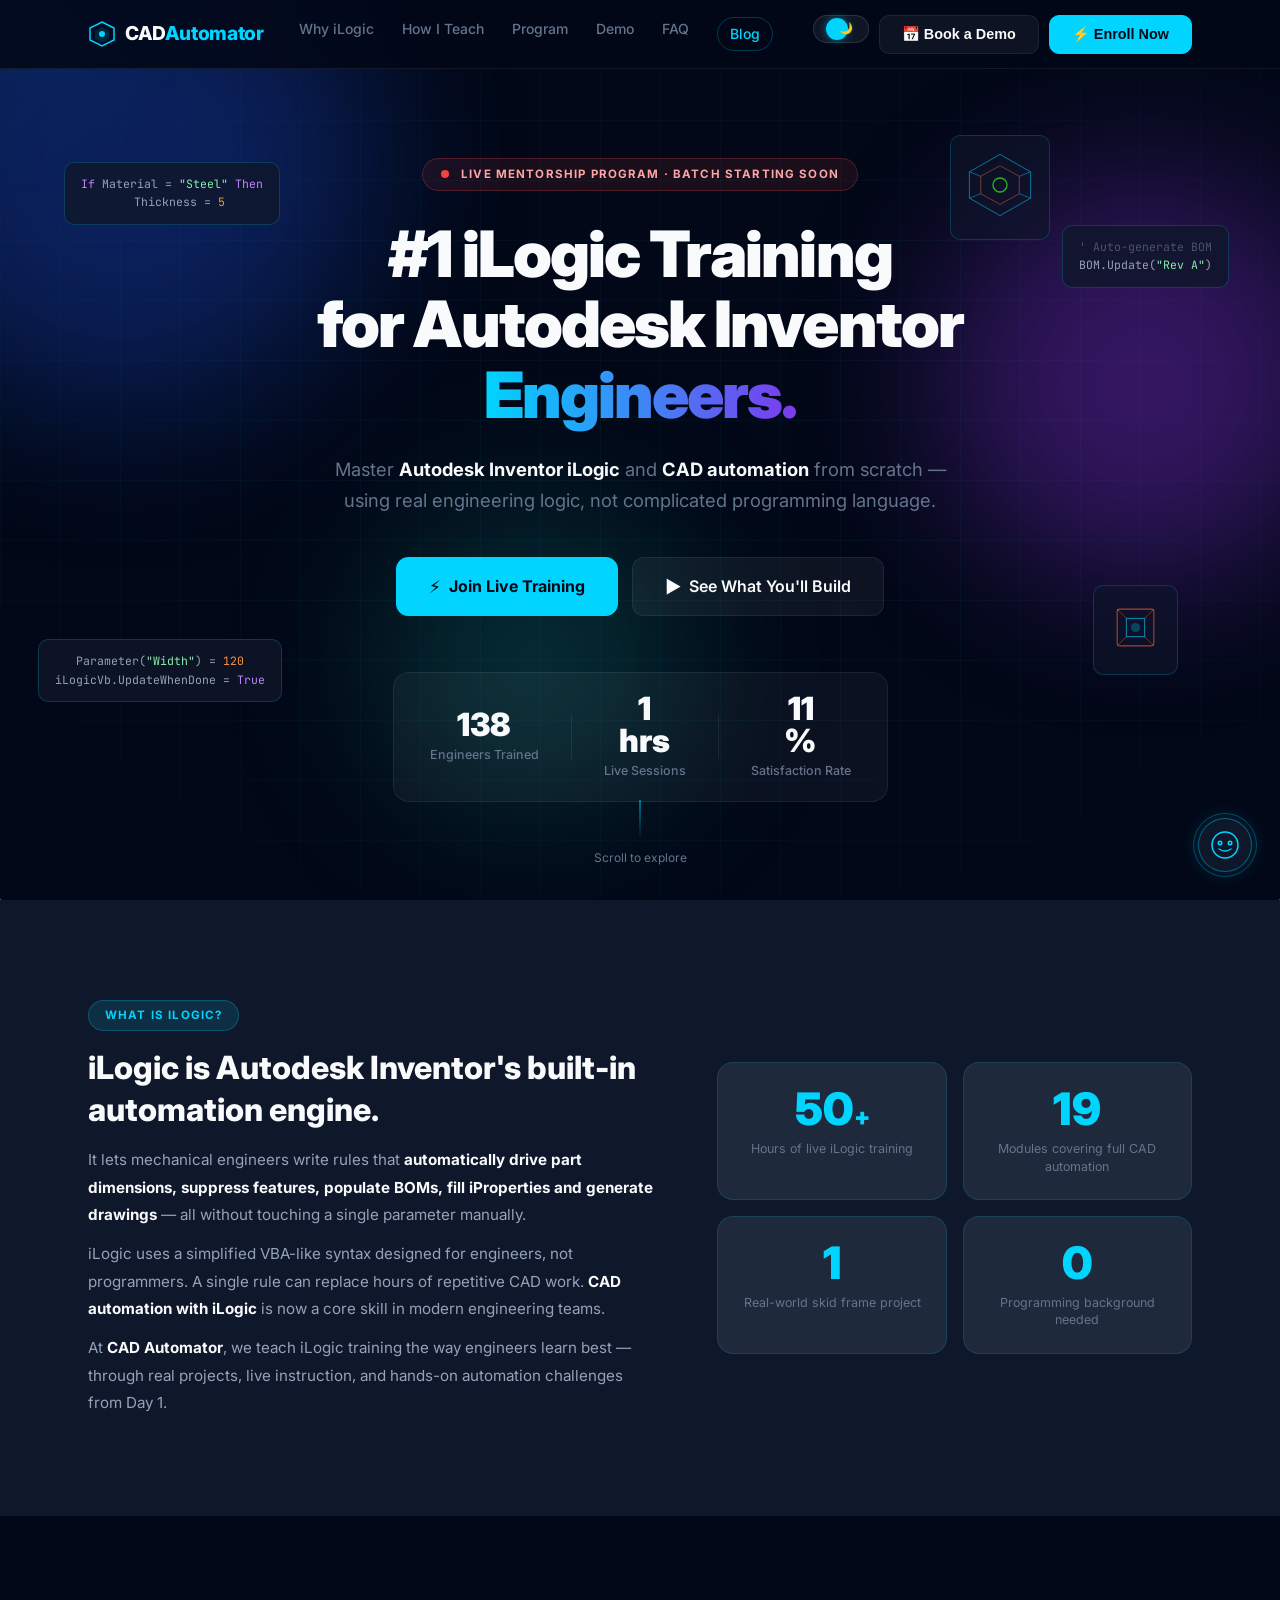
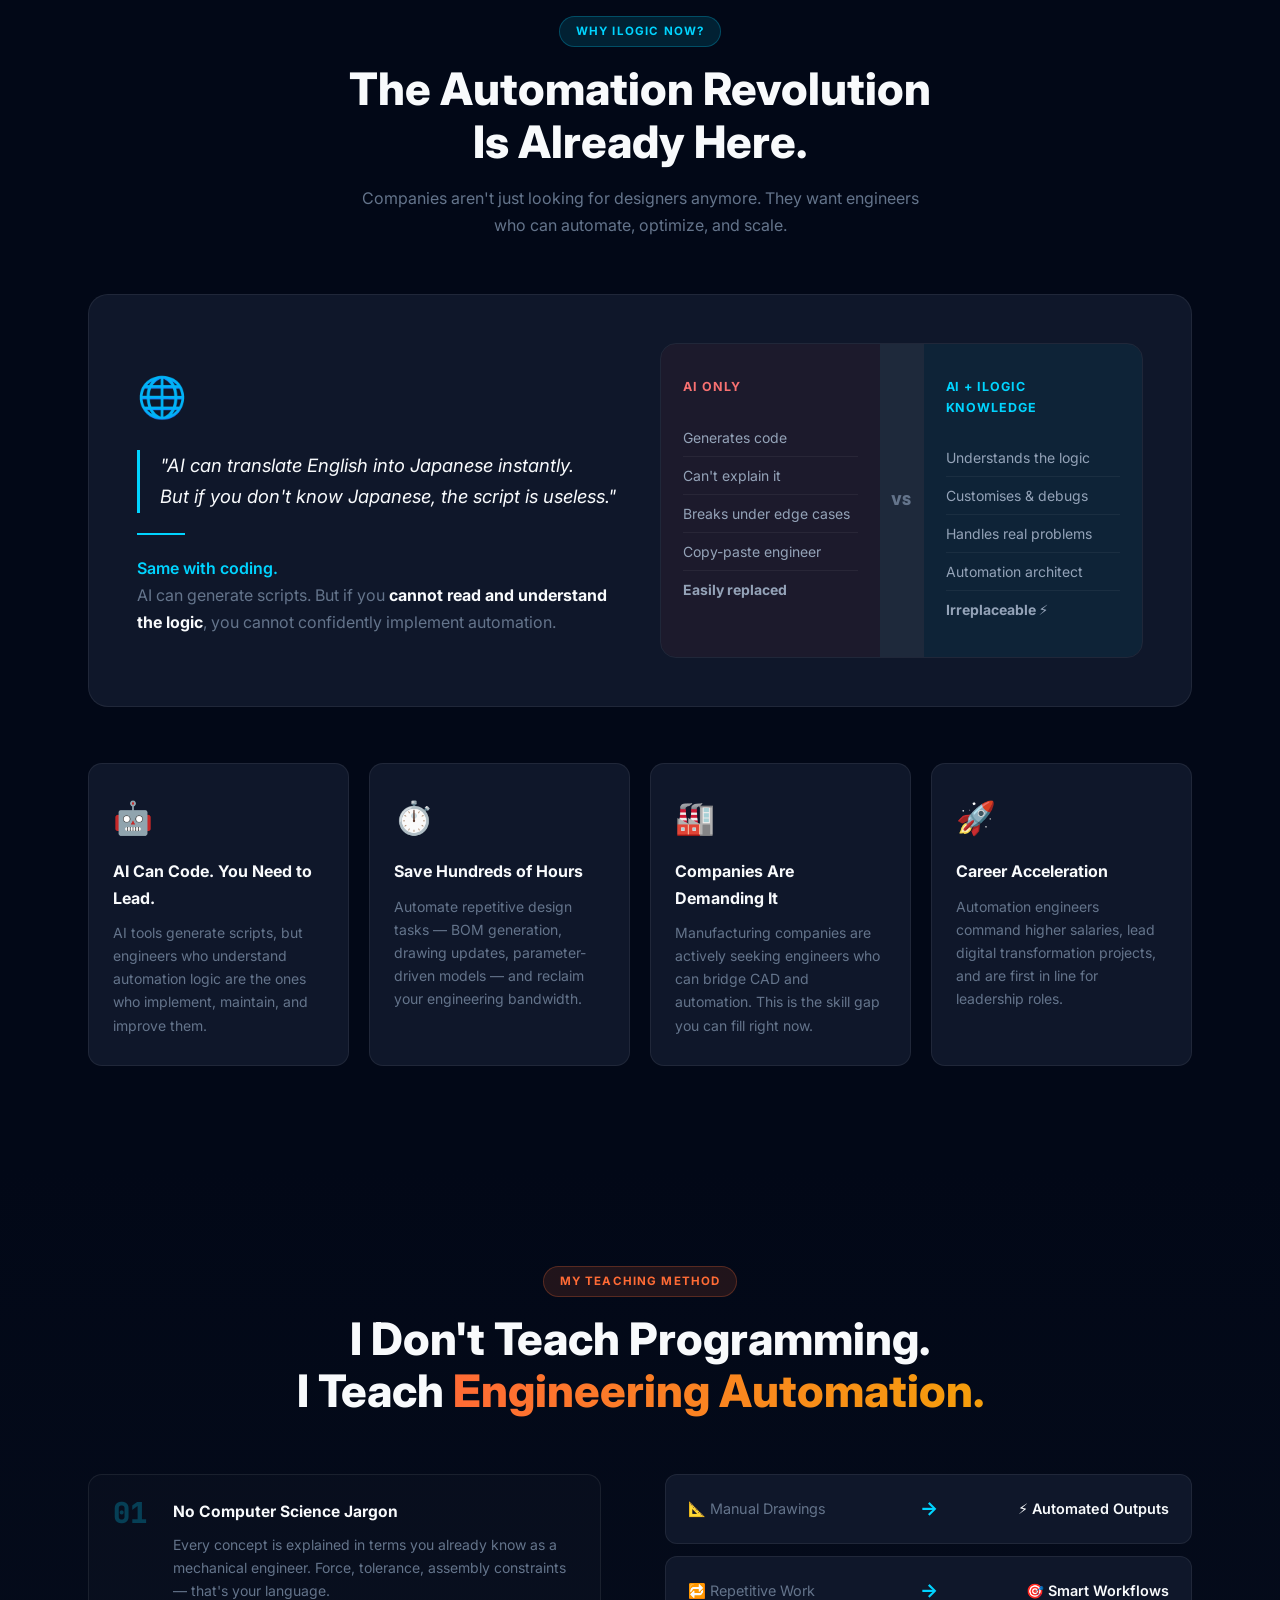
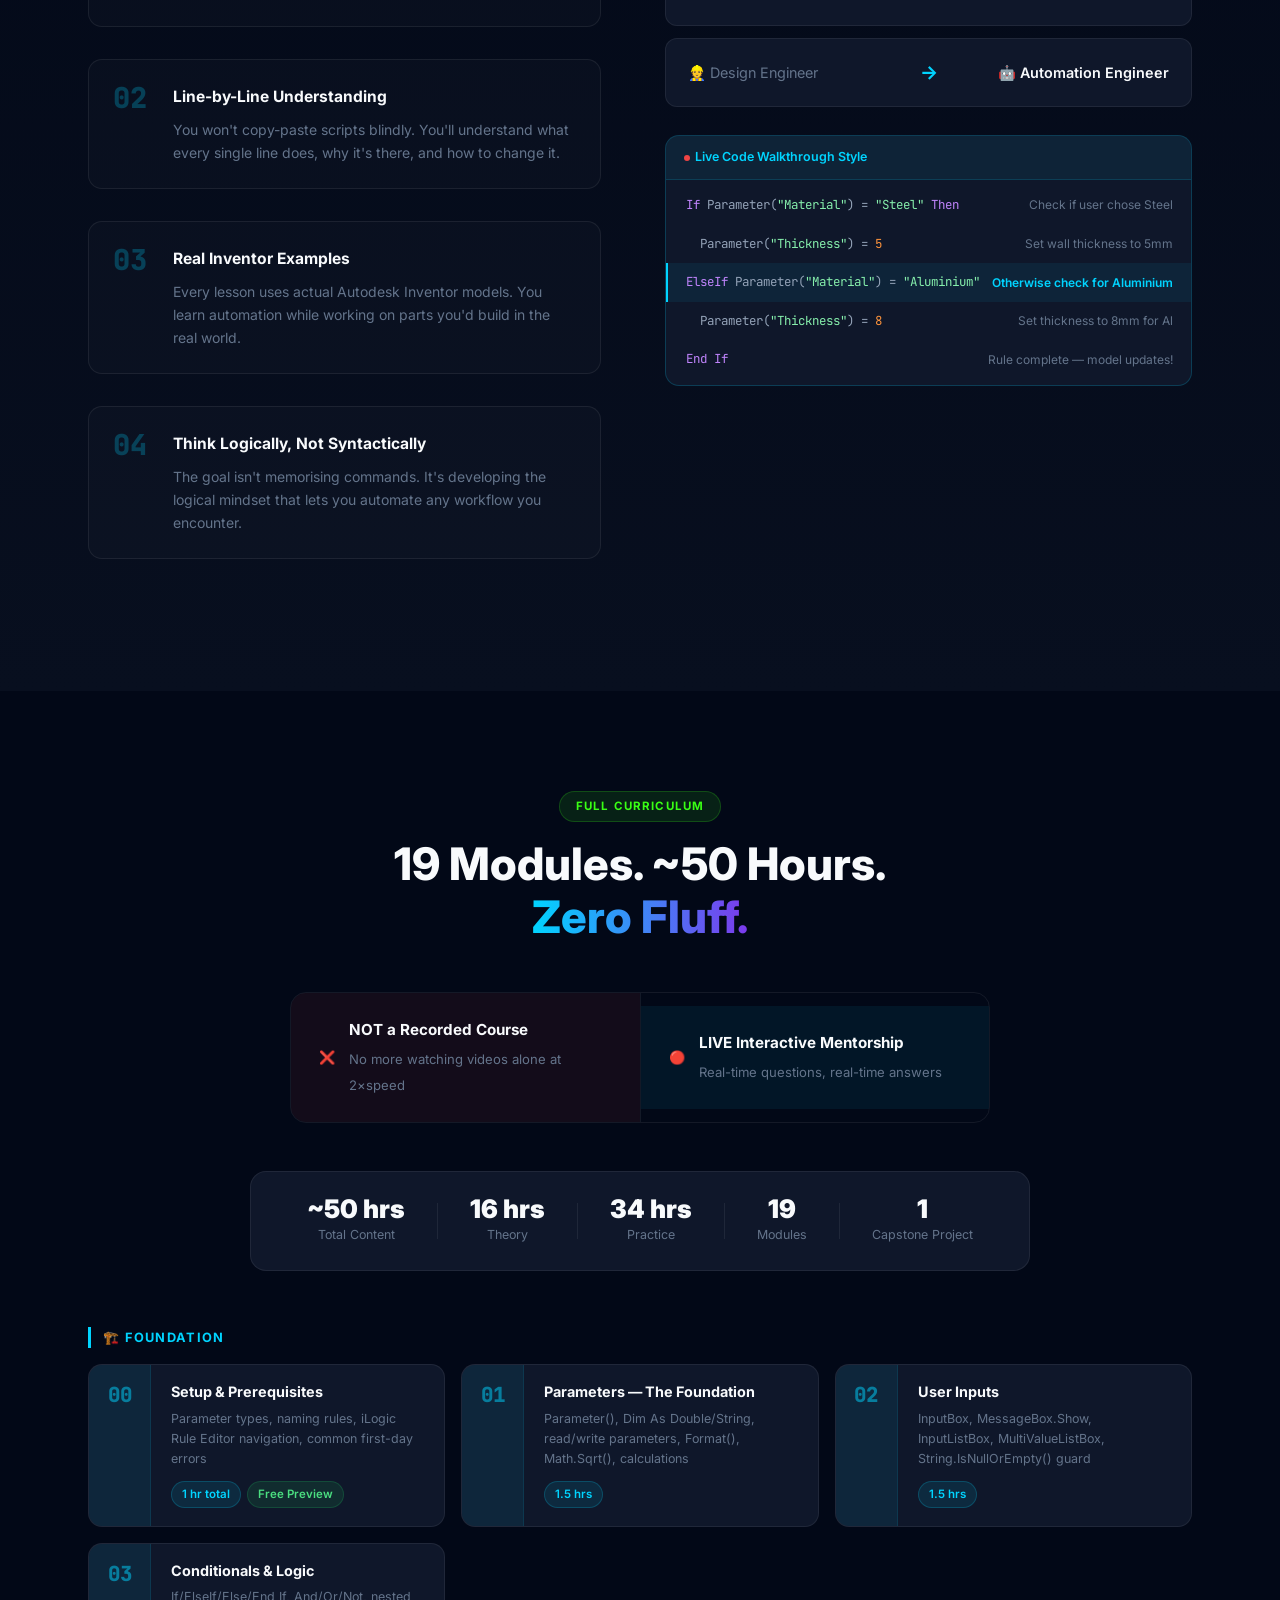
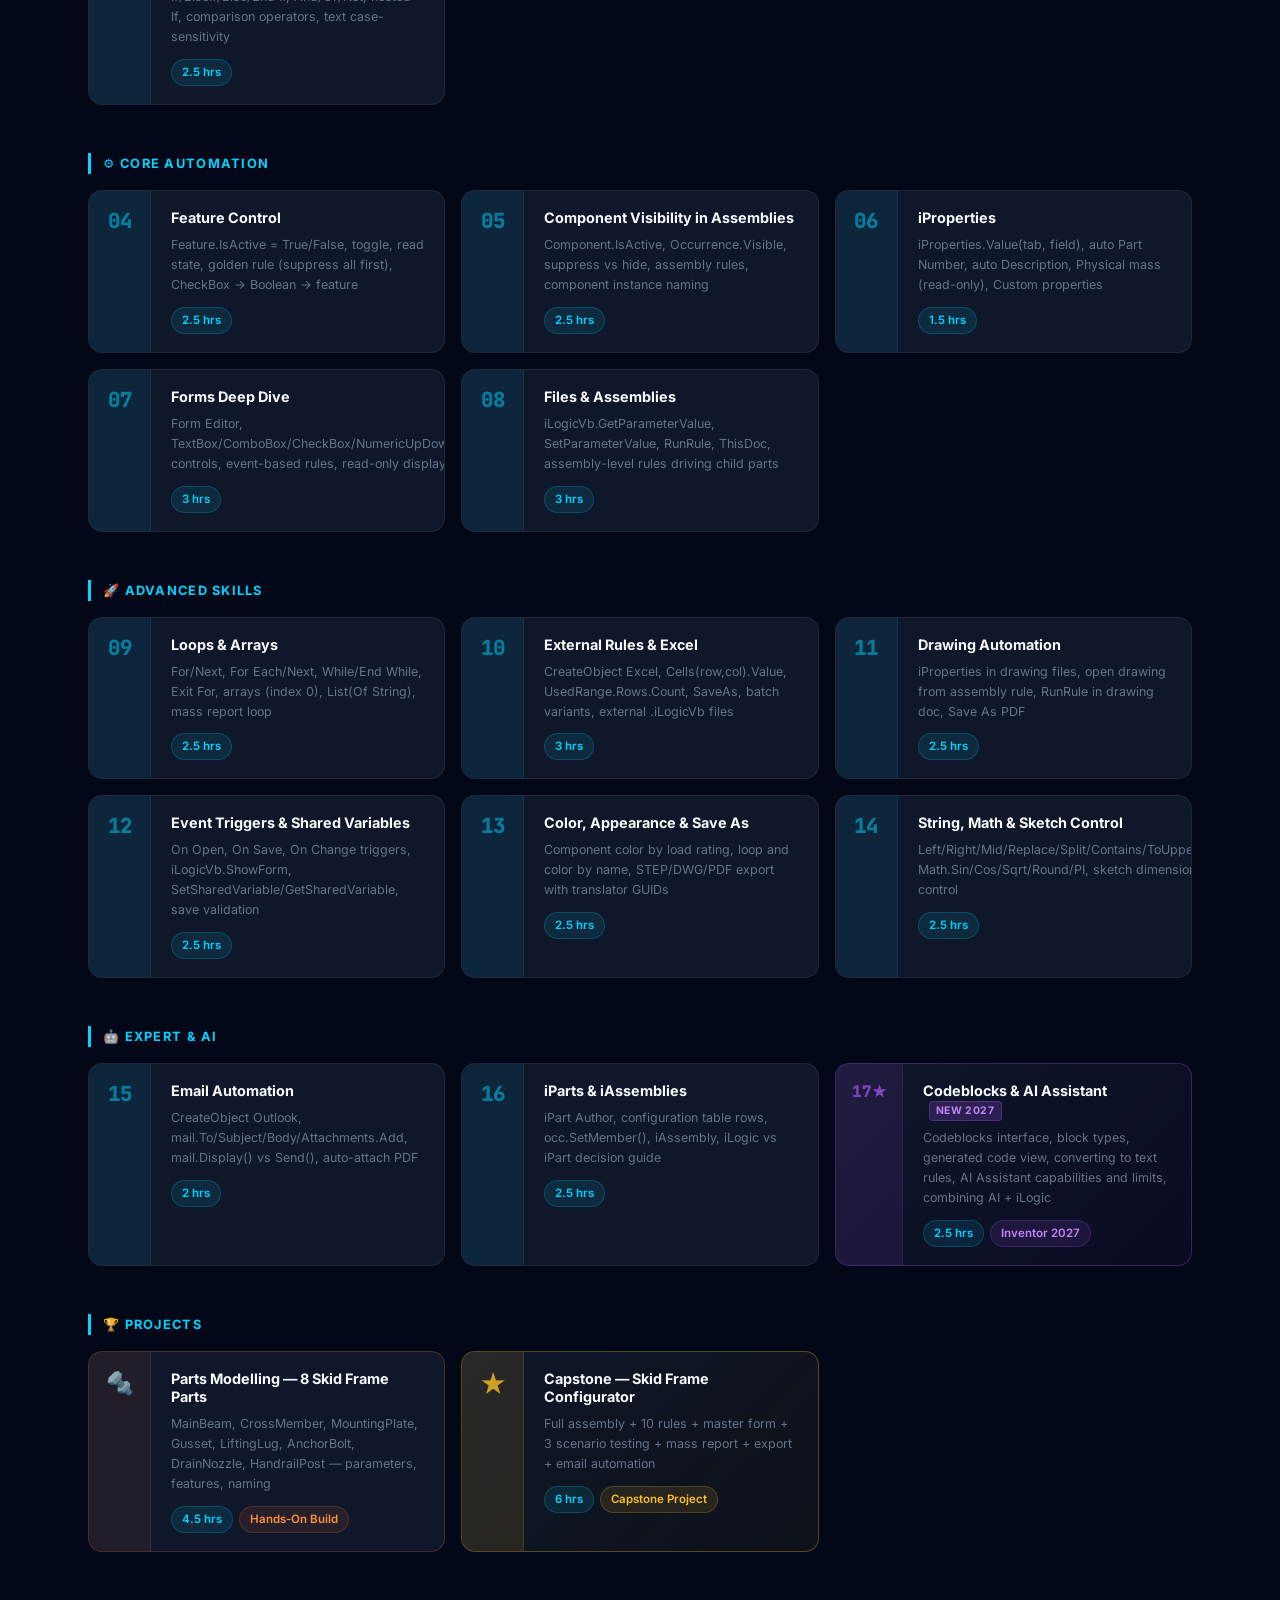
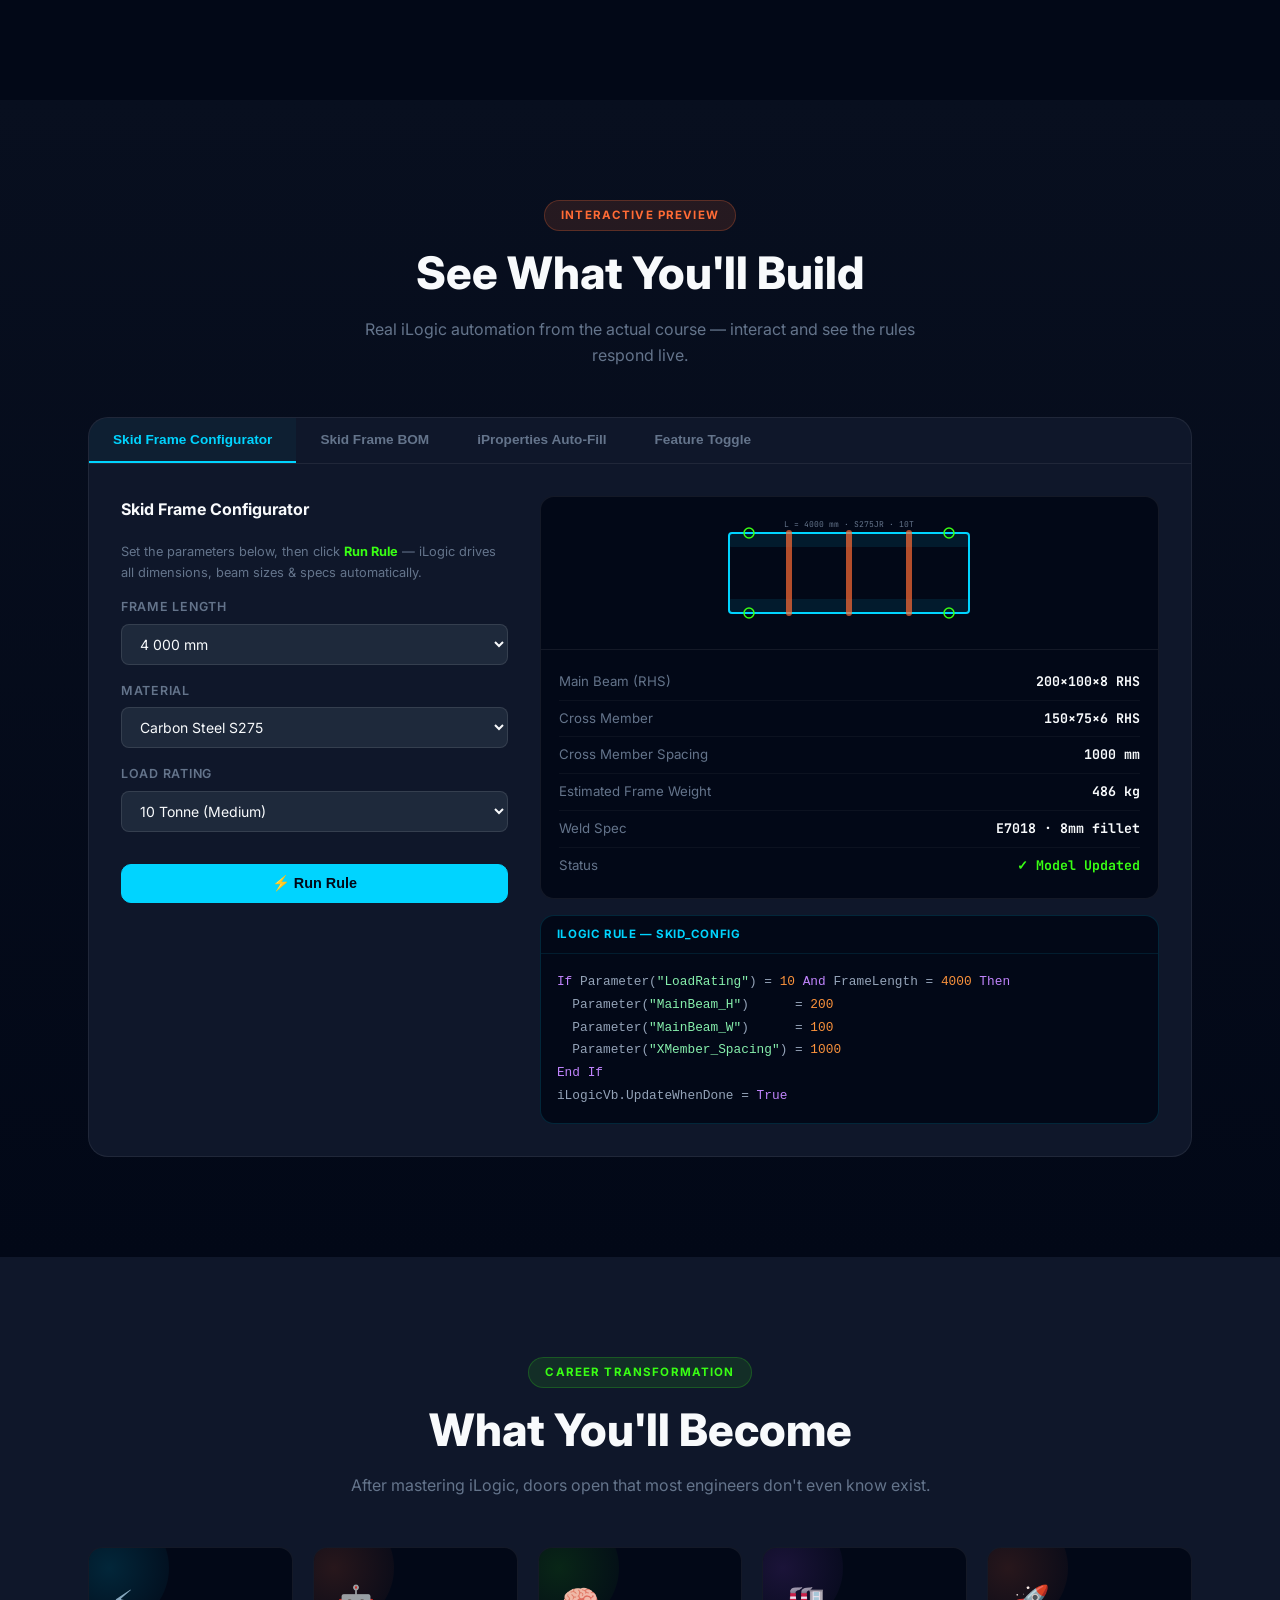
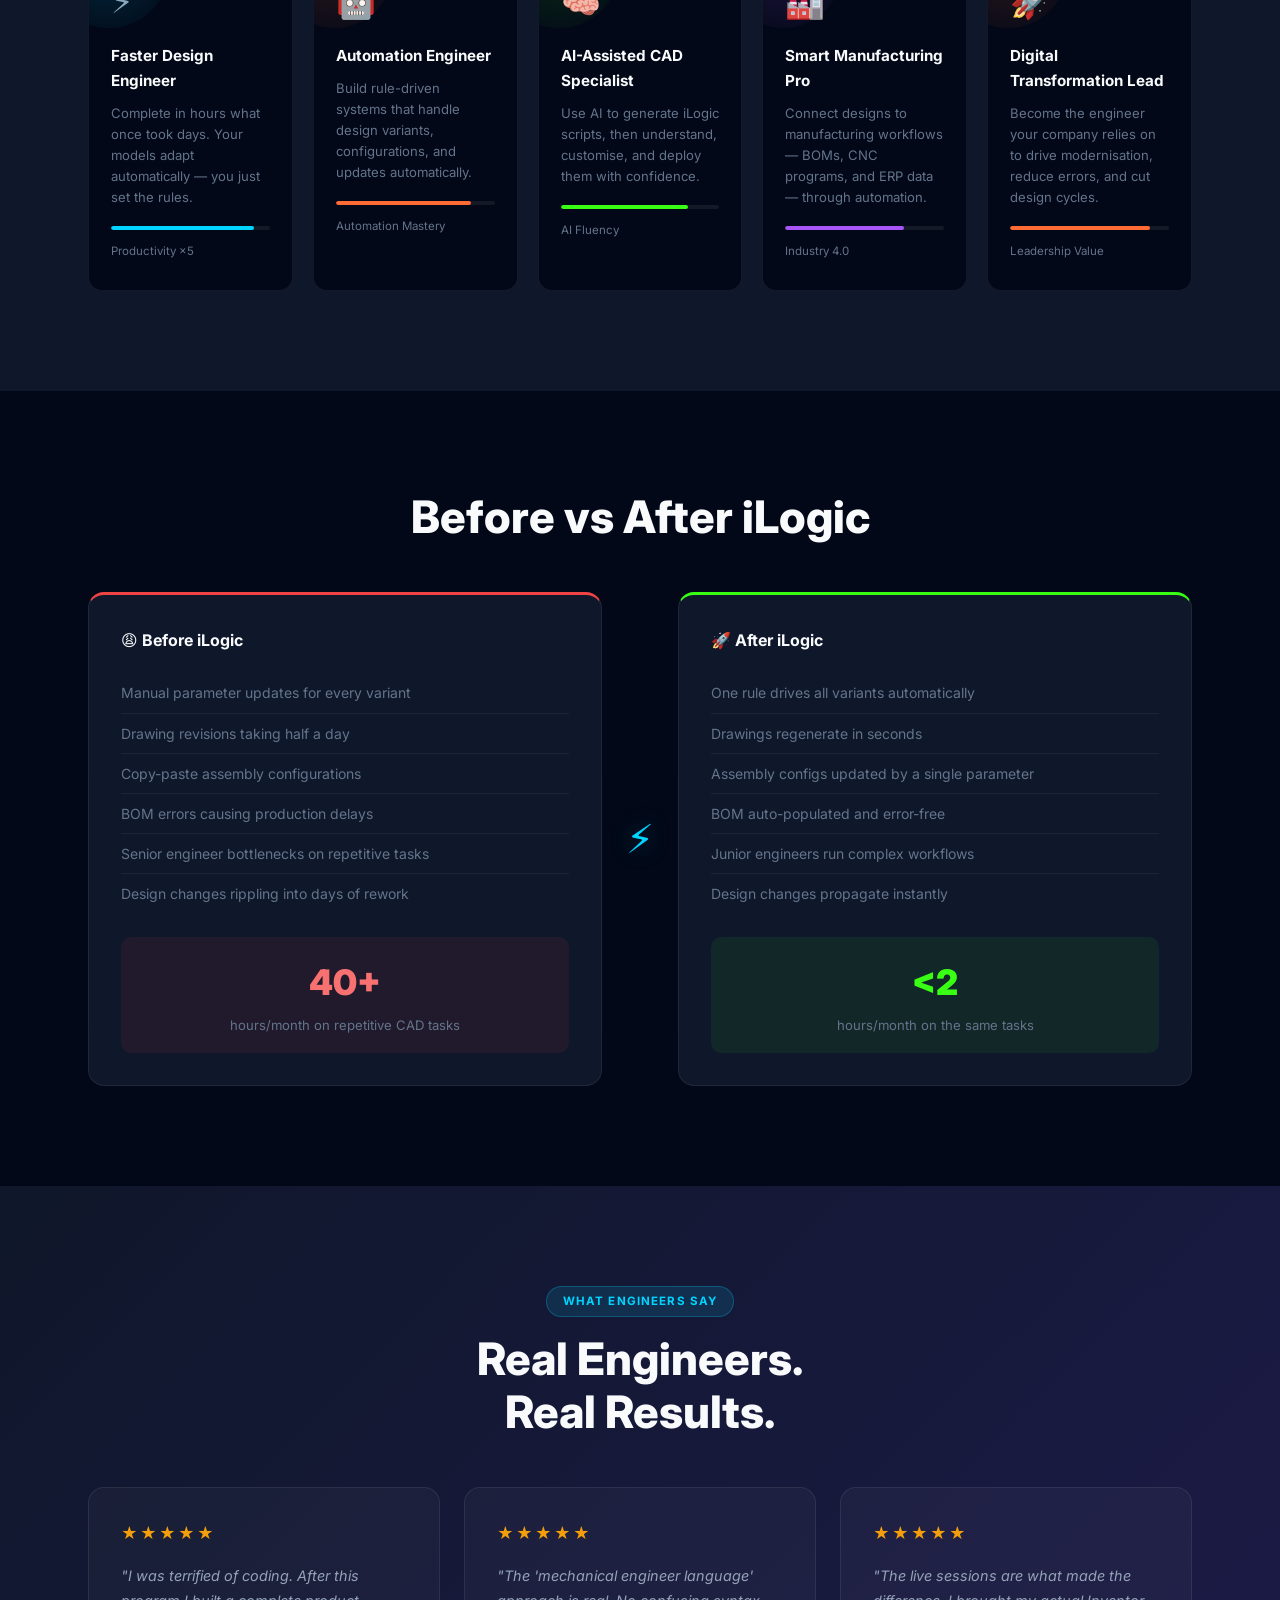
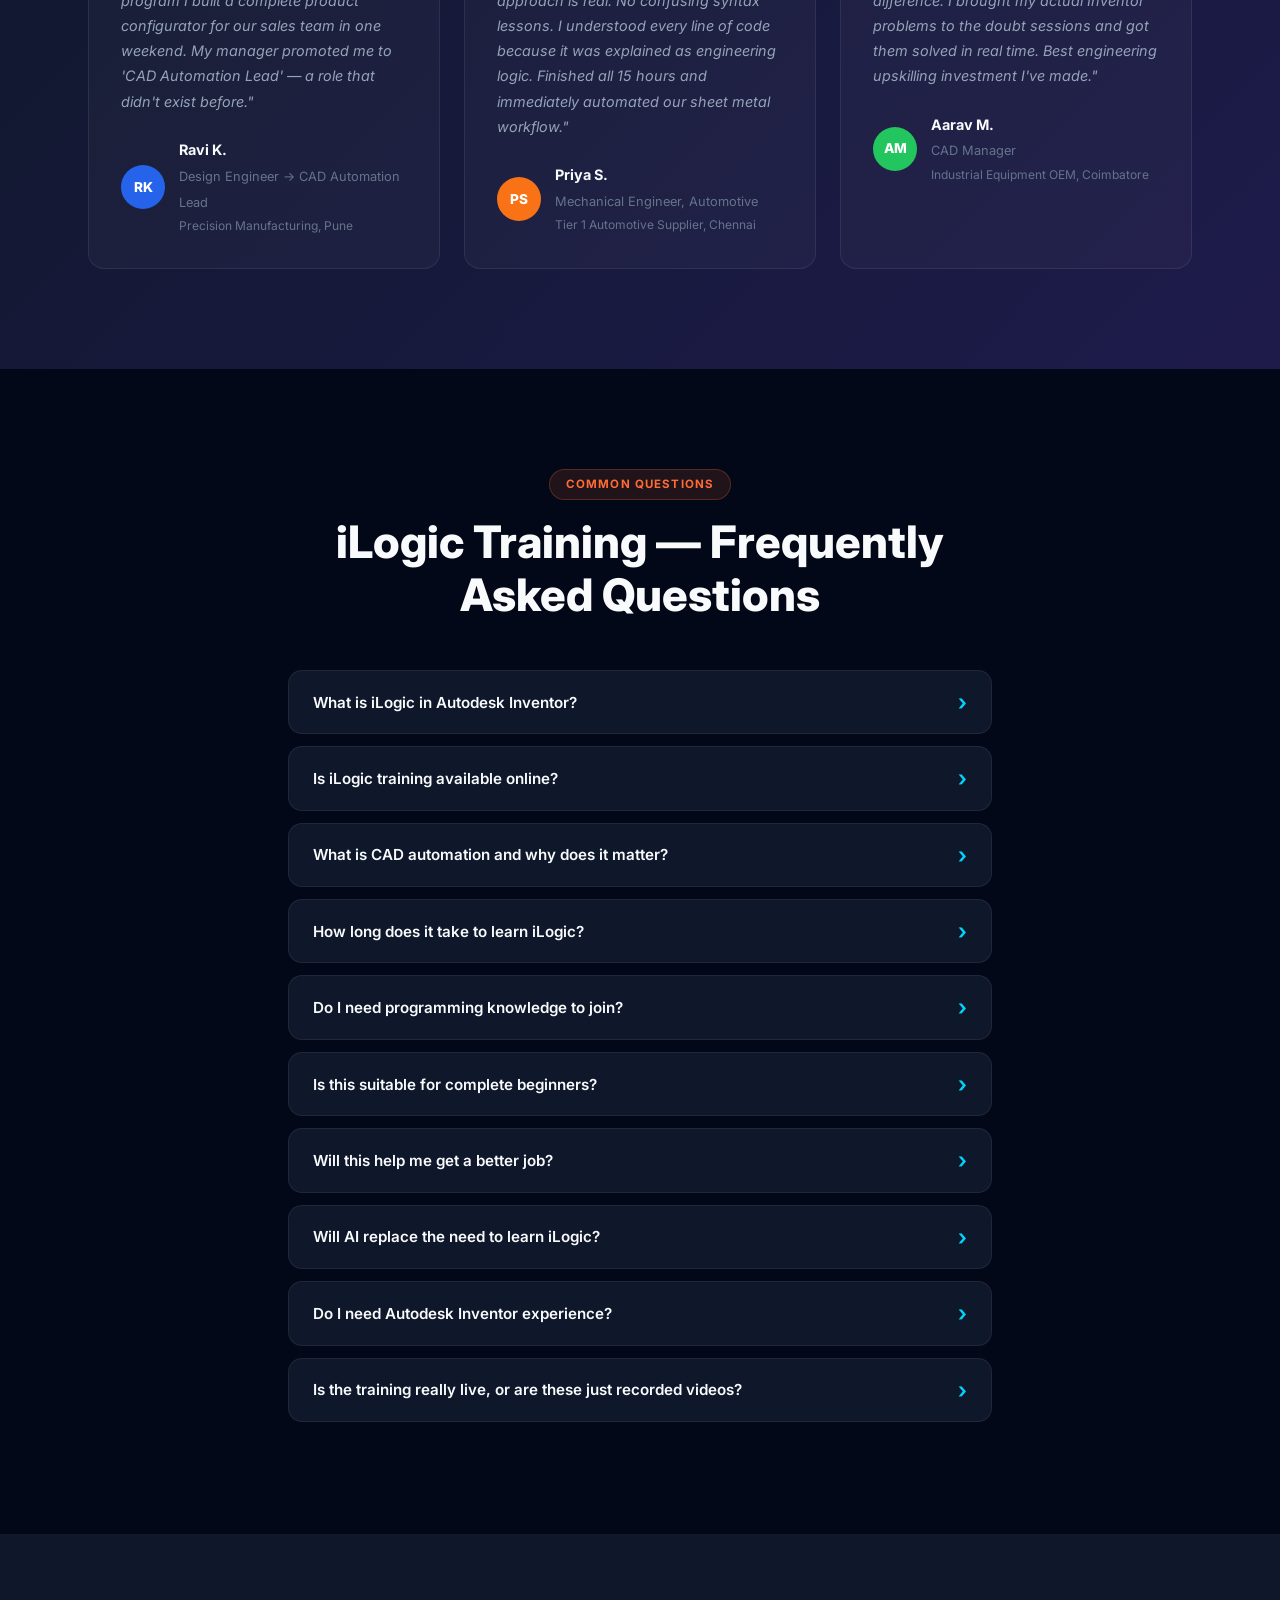
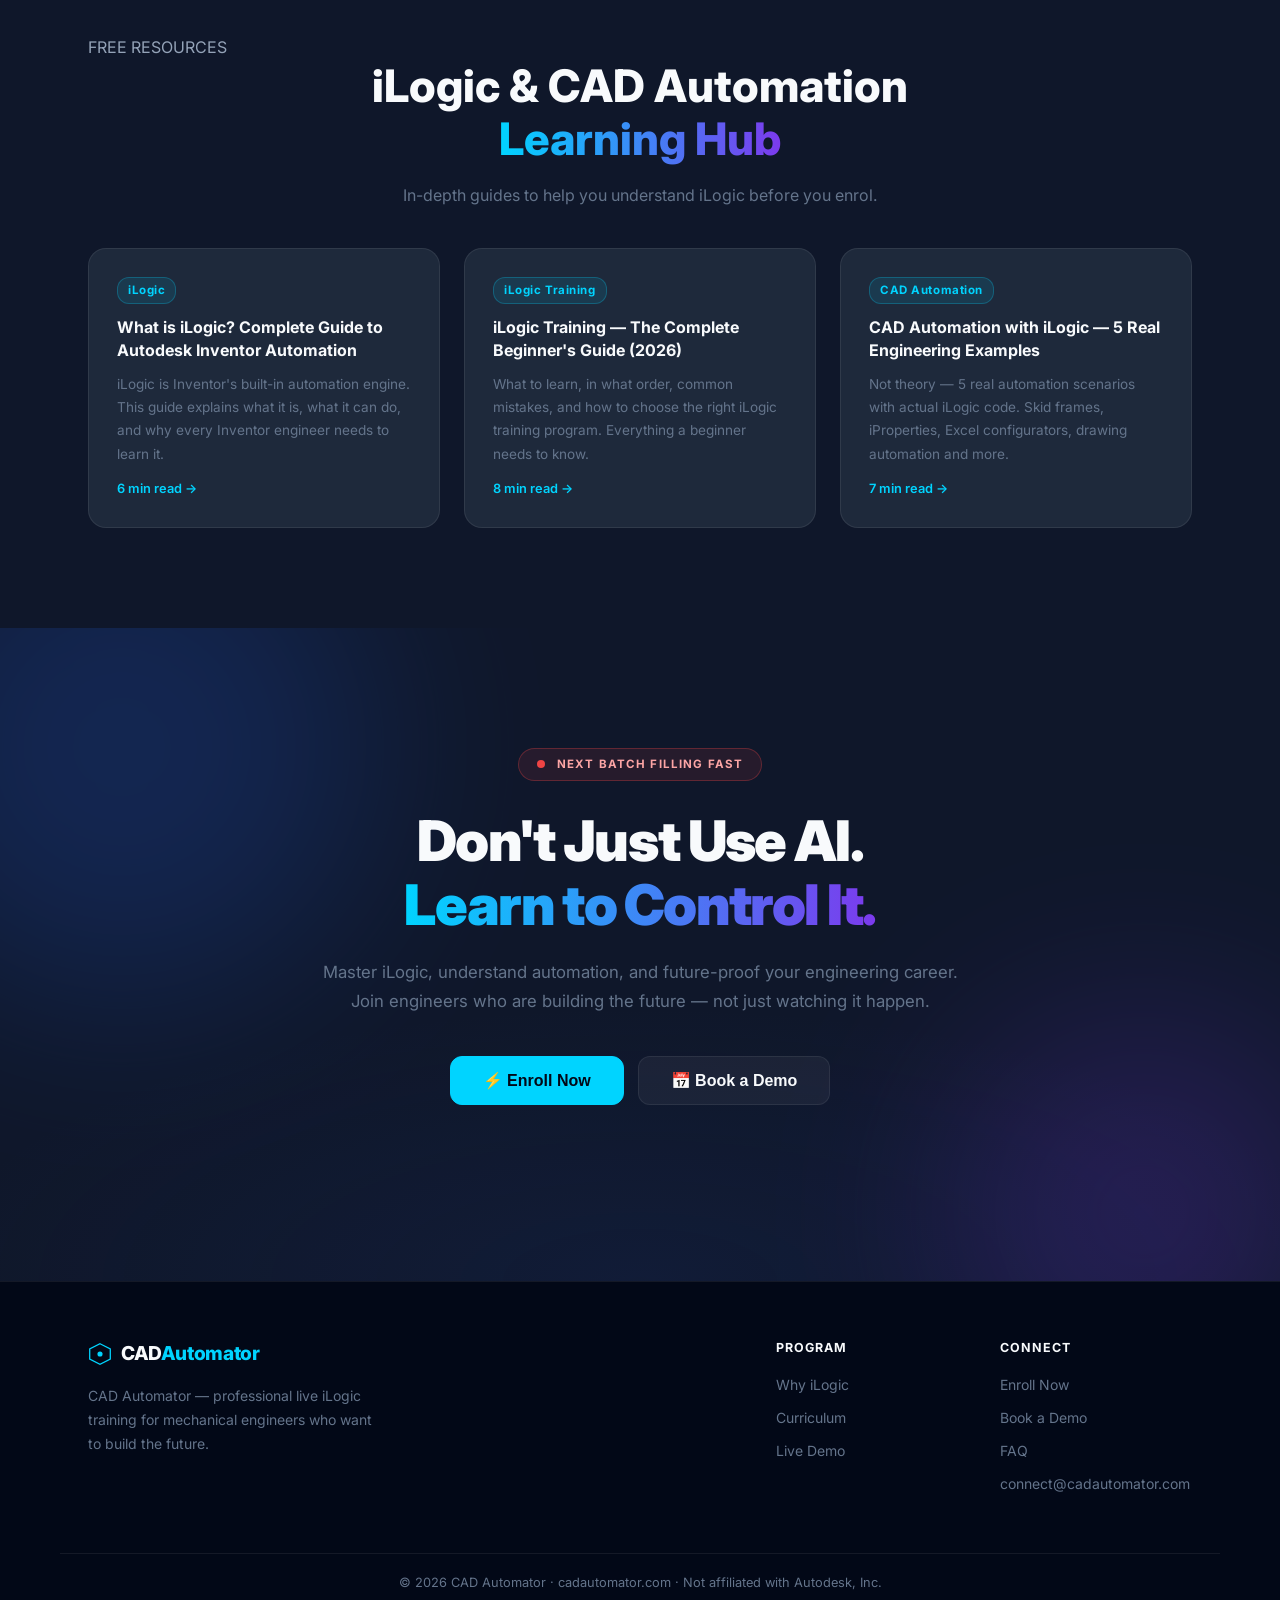
<file: index.html>
<!DOCTYPE html>
<html lang="en">
<head>
  <meta charset="UTF-8" />
  <meta name="viewport" content="width=device-width, initial-scale=1.0" />
  <title>CAD Automator | iLogic Training for Autodesk Inventor Engineers</title>

  <!-- ── Primary SEO ─────────────────────────────────────── -->
  <meta name="description" content="Master Autodesk Inventor iLogic automation in 50+ hours of live training. Learn to build parametric rules, auto-generate BOMs, control features and drive designs with code. Join the next batch at CAD Automator." />
  <meta name="keywords" content="iLogic training, Autodesk Inventor automation, iLogic course, Inventor parametric design, CAD automation, iLogic programming, mechanical engineering automation, Inventor iLogic tutorial" />
  <meta name="author" content="CAD Automator" />
  <meta name="robots" content="index, follow" />
  <link rel="icon" type="image/svg+xml" href="/favicon.svg" />
  <link rel="shortcut icon" href="/favicon.svg" />
  <link rel="canonical" href="https://cadautomator.com/" />

  <!-- ── Open Graph (WhatsApp, LinkedIn, Facebook previews) ── -->
  <meta property="og:type"        content="website" />
  <meta property="og:url"         content="https://cadautomator.com/" />
  <meta property="og:title"       content="CAD Automator | iLogic Training for Autodesk Inventor Engineers" />
  <meta property="og:description" content="50+ hours of live iLogic training. Master automation, parametric rules, BOM generation and feature control in Autodesk Inventor. Enroll now." />
  <meta property="og:image"       content="https://cadautomator.com/og-image.png" />
  <meta property="og:site_name"   content="CAD Automator" />
  <meta property="og:locale"      content="en_IN" />

  <!-- ── Twitter / X Card ───────────────────────────────── -->
  <meta name="twitter:card"        content="summary_large_image" />
  <meta name="twitter:title"       content="CAD Automator | iLogic Training for Autodesk Inventor" />
  <meta name="twitter:description" content="Master Autodesk Inventor iLogic automation in 50+ hours of live training. Join the next batch." />
  <meta name="twitter:image"       content="https://cadautomator.com/og-image.png" />

  <!-- ── Structured Data (Google rich results) ─────────── -->
  <script type="application/ld+json">
  {
    "@context": "https://schema.org",
    "@type": "Course",
    "name": "iLogic Automation — Full Live Training",
    "description": "Master Autodesk Inventor iLogic automation in 50+ hours of live instructor-led training covering parametric rules, BOM generation, iProperties, feature control and real-world skid frame projects.",
    "provider": {
      "@type": "Organization",
      "name": "CAD Automator",
      "url": "https://cadautomator.com"
    },
    "url": "https://cadautomator.com",
    "courseMode": "online",
    "educationalLevel": "Intermediate",
    "inLanguage": "en",
    "offers": {
      "@type": "Offer",
      "priceCurrency": "INR",
      "price": "18999",
      "availability": "https://schema.org/InStock",
      "url": "https://cadautomator.com/#pricing"
    }
  }
  </script>

  <!-- ── FAQ Schema (Google rich results) ─────────────── -->
  <script type="application/ld+json">
  {
    "@context": "https://schema.org",
    "@type": "FAQPage",
    "mainEntity": [
      {
        "@type": "Question",
        "name": "What is iLogic in Autodesk Inventor?",
        "acceptedAnswer": {
          "@type": "Answer",
          "text": "iLogic is Autodesk Inventor's built-in CAD automation tool. It lets engineers write rules using a simple VBA-like language to automatically control parameters, suppress features, populate BOMs, update iProperties, and generate drawings — eliminating hours of repetitive manual work."
        }
      },
      {
        "@type": "Question",
        "name": "Is iLogic training available online?",
        "acceptedAnswer": {
          "@type": "Answer",
          "text": "Yes — CAD Automator offers 100% live online iLogic training over video call. You get real-time instruction inside Autodesk Inventor, can ask questions during the session, and receive recordings afterward. Students from India, UAE, UK, and other countries have completed this program remotely."
        }
      },
      {
        "@type": "Question",
        "name": "What is CAD automation and why does it matter?",
        "acceptedAnswer": {
          "@type": "Answer",
          "text": "CAD automation means using software tools like iLogic to automatically drive design changes, generate documents, and manage data — instead of doing it manually. In Autodesk Inventor, CAD automation with iLogic can reduce design time by 60–80% on repetitive tasks."
        }
      },
      {
        "@type": "Question",
        "name": "How long does it take to learn iLogic?",
        "acceptedAnswer": {
          "@type": "Answer",
          "text": "With structured iLogic training, most engineers can write basic automation rules within the first 2 sessions. Our full iLogic training program spans ~50 hours across 19 modules — after which you'll be confident building real-world automation for parametric design, BOM generation, drawing output, and more."
        }
      },
      {
        "@type": "Question",
        "name": "Do I need programming knowledge to join iLogic training?",
        "acceptedAnswer": {
          "@type": "Answer",
          "text": "Absolutely not. This program starts from zero and teaches coding through engineering thinking. If you understand conditional logic in a design spec, you already have the mindset needed for iLogic."
        }
      },
      {
        "@type": "Question",
        "name": "Is iLogic training suitable for complete beginners?",
        "acceptedAnswer": {
          "@type": "Answer",
          "text": "Yes. The program is structured for engineers with zero automation experience. Many of our best graduates had never written a single line of code before joining. A basic familiarity with Autodesk Inventor is helpful but not mandatory."
        }
      },
      {
        "@type": "Question",
        "name": "Will AI replace the need to learn iLogic?",
        "acceptedAnswer": {
          "@type": "Answer",
          "text": "AI can generate iLogic scripts, but without understanding them, you can't verify, debug, or customise them. Engineers who understand automation will direct AI tools. Those who don't will be replaced by engineers who do."
        }
      },
      {
        "@type": "Question",
        "name": "Do I need Autodesk Inventor experience for iLogic training?",
        "acceptedAnswer": {
          "@type": "Answer",
          "text": "Basic Inventor knowledge is helpful — being able to create a part and assembly. You don't need to be an expert. If you're new to Inventor, we can suggest a short pre-study path to get you up to speed before the program starts."
        }
      },
      {
        "@type": "Question",
        "name": "Is the iLogic training live or recorded videos?",
        "acceptedAnswer": {
          "@type": "Answer",
          "text": "100% live. Every session is conducted in real time over video call with screen sharing inside Inventor. You can ask questions, share your screen, and get immediate feedback. Recordings of your sessions are available for review afterwards."
        }
      }
    ]
  }
  </script>

  <!-- ── Google Analytics ──────────────────────────────── -->
  <script async src="https://www.googletagmanager.com/gtag/js?id=G-97KYLBNP5W"></script>
  <script>
    window.dataLayer = window.dataLayer || [];
    function gtag(){dataLayer.push(arguments);}
    gtag('js', new Date());
    gtag('config', 'G-97KYLBNP5W');
  </script>

  <link rel="preconnect" href="https://fonts.googleapis.com" />
  <link href="https://fonts.googleapis.com/css2?family=Inter:wght@300;400;500;600;700;800;900&family=JetBrains+Mono:wght@400;600&display=swap" rel="stylesheet" />
  <link rel="stylesheet" href="css/style.css" />

</head>
<body>

<!-- ─── CURSOR GLOW ─────────────────────────────── -->
<div class="cursor-glow" id="cursorGlow"></div>

<!-- ─── PARTICLES ──────────────────────────────── -->
<canvas id="particleCanvas"></canvas>

<!-- ─── NAV ────────────────────────────────────── -->
<header class="navbar" id="navbar">
  <div class="nav-inner">
    <a href="#" class="logo">
      <svg width="28" height="28" viewBox="0 0 28 28" fill="none">
        <polygon points="14,2 26,8 26,20 14,26 2,20 2,8" fill="none" stroke="#00d4ff" stroke-width="1.5"/>
        <polygon points="14,7 21,11 21,19 14,23 7,19 7,11" fill="#00d4ff22"/>
        <circle cx="14" cy="14" r="3" fill="#00d4ff"/>
      </svg>
      <span>CAD<span class="logo-accent">Automator</span></span>
    </a>
    <nav class="nav-links">
      <a href="#why">Why iLogic</a>
      <a href="#how">How I Teach</a>
      <a href="#structure">Program</a>
      <a href="#demo">Demo</a>
      <a href="#faq">FAQ</a>
      <a href="blog/index.html" class="nav-blog-link">Blog</a>
    </nav>
    <div class="nav-actions">
      <button class="theme-toggle" id="themeToggle" title="Toggle light/dark mode" aria-label="Toggle theme">
        <span class="toggle-track">
          <span class="toggle-thumb"></span>
          <span class="toggle-sun">☀️</span>
          <span class="toggle-moon">🌙</span>
        </span>
      </button>
      <button type="button" class="btn btn-ghost" onclick="openDemoModal()">📅 Book a Demo</button>
      <button type="button" class="btn btn-neon" onclick="openEnrollModal()">⚡ Enroll Now</button>
    </div>
    <button class="hamburger" id="hamburger"><span></span><span></span><span></span></button>
  </div>
  <div class="mobile-menu" id="mobileMenu">
    <a href="#why">Why iLogic</a>
    <a href="#how">How I Teach</a>
    <a href="#structure">Program</a>
    <a href="#demo">Demo</a>
    <a href="#faq">FAQ</a>
    <a href="blog/index.html">Blog</a>
    <button type="button" class="btn btn-neon" onclick="openEnrollModal();closeMobileMenu()">⚡ Enroll Now</button>
    <button type="button" class="btn btn-ghost" onclick="openDemoModal();closeMobileMenu()" style="margin-top:0">📅 Book a Demo</button>
  </div>
</header>

<!-- ─── HERO ────────────────────────────────────── -->
<section class="hero" id="home">
  <div class="hero-bg-grid"></div>
  <div class="hero-orbs">
    <div class="orb orb1"></div>
    <div class="orb orb2"></div>
    <div class="orb orb3"></div>
  </div>

  <!-- Floating code snippets -->
  <div class="float-code fc1">
    <span class="fc-kw">If</span> Material = <span class="fc-str">"Steel"</span> <span class="fc-kw">Then</span><br>
    &nbsp;&nbsp;Thickness = <span class="fc-num">5</span>
  </div>
  <div class="float-code fc2">
    <span class="fc-cm">' Auto-generate BOM</span><br>
    BOM.Update(<span class="fc-str">"Rev A"</span>)
  </div>
  <div class="float-code fc3">
    Parameter(<span class="fc-str">"Width"</span>) = <span class="fc-num">120</span><br>
    iLogicVb.UpdateWhenDone = <span class="fc-kw">True</span>
  </div>
  <div class="float-cad fc4">
    <svg viewBox="0 0 80 80" width="70" height="70">
      <polygon points="40,5 75,25 75,55 40,75 5,55 5,25" fill="none" stroke="#00d4ff" stroke-width="1" opacity="0.6"/>
      <polygon points="40,18 62,30 62,50 40,62 18,50 18,30" fill="none" stroke="#ff6b35" stroke-width="1" opacity="0.5"/>
      <circle cx="40" cy="40" r="8" fill="none" stroke="#39ff14" stroke-width="1.5" opacity="0.7"/>
      <line x1="5" y1="25" x2="18" y2="30" stroke="#00d4ff" stroke-width="0.5"/>
      <line x1="75" y1="25" x2="62" y2="30" stroke="#00d4ff" stroke-width="0.5"/>
      <line x1="75" y1="55" x2="62" y2="50" stroke="#00d4ff" stroke-width="0.5"/>
      <line x1="5" y1="55" x2="18" y2="50" stroke="#00d4ff" stroke-width="0.5"/>
    </svg>
  </div>
  <div class="float-cad fc5">
    <svg viewBox="0 0 60 60" width="55" height="55">
      <rect x="10" y="10" width="40" height="40" rx="3" fill="none" stroke="#ff6b35" stroke-width="1.2" opacity="0.6"/>
      <rect x="20" y="20" width="20" height="20" fill="none" stroke="#00d4ff" stroke-width="1" opacity="0.7"/>
      <circle cx="30" cy="30" r="5" fill="#00d4ff44"/>
      <line x1="10" y1="10" x2="20" y2="20" stroke="#ff6b35" stroke-width="0.8" opacity="0.5"/>
      <line x1="50" y1="10" x2="40" y2="20" stroke="#ff6b35" stroke-width="0.8" opacity="0.5"/>
      <line x1="10" y1="50" x2="20" y2="40" stroke="#ff6b35" stroke-width="0.8" opacity="0.5"/>
      <line x1="50" y1="50" x2="40" y2="40" stroke="#ff6b35" stroke-width="0.8" opacity="0.5"/>
    </svg>
  </div>

  <div class="hero-content">
    <div class="hero-badge">
      <span class="live-dot"></span>
      LIVE MENTORSHIP PROGRAM · BATCH STARTING SOON
    </div>
    <h1 class="hero-title">
      #1 iLogic Training<br>for Autodesk Inventor<br>
      <span class="gradient-text">Engineers.</span>
    </h1>
    <p class="hero-sub">
      Master <strong>Autodesk Inventor iLogic</strong> and <strong>CAD automation</strong> from scratch —<br>
      using real engineering logic, not complicated programming language.
    </p>
    <div class="hero-ctas">
      <a href="#enroll" class="btn btn-neon btn-xl pulse-btn">
        <span class="btn-icon">⚡</span> Join Live Training
      </a>
      <a href="#demo" class="btn btn-ghost btn-xl">
        <span class="btn-icon">▶</span> See What You'll Build
      </a>
    </div>
    <div class="hero-proof">
      <div class="proof-item">
        <strong class="proof-num" data-count="1200">0</strong>
        <span>Engineers Trained</span>
      </div>
      <div class="proof-divider"></div>
      <div class="proof-item">
        <strong class="proof-num" data-count="15">0</strong><strong>hrs</strong>
        <span>Live Sessions</span>
      </div>
      <div class="proof-divider"></div>
      <div class="proof-item">
        <strong class="proof-num" data-count="98">0</strong><strong>%</strong>
        <span>Satisfaction Rate</span>
      </div>
    </div>
  </div>

  <div class="scroll-indicator">
    <div class="scroll-line"></div>
    <span>Scroll to explore</span>
  </div>
</section>

<!-- ─── WHAT IS ILOGIC ────────────────────────────── -->
<section class="section whatis-section" id="what-is-ilogic">
  <div class="container">
    <div class="whatis-grid">
      <div class="whatis-text">
        <span class="section-chip chip-blue" style="margin-bottom:16px;display:inline-block">WHAT IS ILOGIC?</span>
        <h2>iLogic is Autodesk Inventor's built-in automation engine.</h2>
        <p>It lets mechanical engineers write rules that <strong>automatically drive part dimensions, suppress features, populate BOMs, fill iProperties and generate drawings</strong> — all without touching a single parameter manually.</p>
        <p style="margin-top:12px">iLogic uses a simplified VBA-like syntax designed for engineers, not programmers. A single rule can replace hours of repetitive CAD work. <strong>CAD automation with iLogic</strong> is now a core skill in modern engineering teams.</p>
        <p style="margin-top:12px">At <strong>CAD Automator</strong>, we teach iLogic training the way engineers learn best — through real projects, live instruction, and hands-on automation challenges from Day 1.</p>
      </div>
      <div class="whatis-stats">
        <div class="ws-card"><span class="ws-num">50<span style="font-size:1.5rem">+</span></span><span class="ws-label">Hours of live iLogic training</span></div>
        <div class="ws-card"><span class="ws-num">19</span><span class="ws-label">Modules covering full CAD automation</span></div>
        <div class="ws-card"><span class="ws-num">1</span><span class="ws-label">Real-world skid frame project</span></div>
        <div class="ws-card"><span class="ws-num">0</span><span class="ws-label">Programming background needed</span></div>
      </div>
    </div>
  </div>
</section>

<!-- ─── WHY NOW ──────────────────────────────────── -->
<section class="section why-section" id="why">
  <div class="container">
    <div class="section-label-wrap">
      <span class="section-chip">Why iLogic Now?</span>
    </div>
    <h2 class="section-title">The Automation Revolution<br>Is Already Here.</h2>
    <p class="section-sub">Companies aren't just looking for designers anymore. They want engineers who can automate, optimize, and scale.</p>

    <!-- AI Analogy Block -->
    <div class="analogy-block reveal">
      <div class="analogy-left">
        <div class="analogy-icon">🌐</div>
        <blockquote>
          "AI can translate English into Japanese instantly.<br>
          But if you don't know Japanese, the script is useless."
        </blockquote>
        <div class="analogy-line"></div>
        <p class="analogy-follow">
          <span class="accent-blue">Same with coding.</span><br>
          AI can generate scripts. But if you <strong>cannot read and understand the logic</strong>, you cannot confidently implement automation.
        </p>
      </div>
      <div class="analogy-right">
        <div class="ai-vs-block">
          <div class="ai-col">
            <div class="ai-col-header ai-only">AI Only</div>
            <ul class="ai-list bad">
              <li>Generates code</li>
              <li>Can't explain it</li>
              <li>Breaks under edge cases</li>
              <li>Copy-paste engineer</li>
              <li class="highlight-bad">Easily replaced</li>
            </ul>
          </div>
          <div class="vs-badge">VS</div>
          <div class="ai-col">
            <div class="ai-col-header ai-plus">AI + iLogic Knowledge</div>
            <ul class="ai-list good">
              <li>Understands the logic</li>
              <li>Customises & debugs</li>
              <li>Handles real problems</li>
              <li>Automation architect</li>
              <li class="highlight-good">Irreplaceable ⚡</li>
            </ul>
          </div>
        </div>
      </div>
    </div>

    <!-- Why cards -->
    <div class="why-cards">
      <div class="why-card reveal">
        <div class="why-card-icon">🤖</div>
        <h3>AI Can Code. You Need to Lead.</h3>
        <p>AI tools generate scripts, but engineers who understand automation logic are the ones who implement, maintain, and improve them.</p>
      </div>
      <div class="why-card reveal">
        <div class="why-card-icon">⏱️</div>
        <h3>Save Hundreds of Hours</h3>
        <p>Automate repetitive design tasks — BOM generation, drawing updates, parameter-driven models — and reclaim your engineering bandwidth.</p>
      </div>
      <div class="why-card reveal">
        <div class="why-card-icon">🏭</div>
        <h3>Companies Are Demanding It</h3>
        <p>Manufacturing companies are actively seeking engineers who can bridge CAD and automation. This is the skill gap you can fill right now.</p>
      </div>
      <div class="why-card reveal">
        <div class="why-card-icon">🚀</div>
        <h3>Career Acceleration</h3>
        <p>Automation engineers command higher salaries, lead digital transformation projects, and are first in line for leadership roles.</p>
      </div>
    </div>
  </div>
</section>

<!-- ─── HOW I TEACH ──────────────────────────────── -->
<section class="section teach-section" id="how">
  <div class="container">
    <div class="section-label-wrap">
      <span class="section-chip chip-orange">My Teaching Method</span>
    </div>
    <h2 class="section-title">I Don't Teach Programming.<br>I Teach <span class="gradient-text-orange">Engineering Automation.</span></h2>

    <div class="teach-grid">
      <div class="teach-left">
        <div class="teach-point reveal">
          <div class="tp-num">01</div>
          <div>
            <h3>No Computer Science Jargon</h3>
            <p>Every concept is explained in terms you already know as a mechanical engineer. Force, tolerance, assembly constraints — that's your language.</p>
          </div>
        </div>
        <div class="teach-point reveal">
          <div class="tp-num">02</div>
          <div>
            <h3>Line-by-Line Understanding</h3>
            <p>You won't copy-paste scripts blindly. You'll understand what every single line does, why it's there, and how to change it.</p>
          </div>
        </div>
        <div class="teach-point reveal">
          <div class="tp-num">03</div>
          <div>
            <h3>Real Inventor Examples</h3>
            <p>Every lesson uses actual Autodesk Inventor models. You learn automation while working on parts you'd build in the real world.</p>
          </div>
        </div>
        <div class="teach-point reveal">
          <div class="tp-num">04</div>
          <div>
            <h3>Think Logically, Not Syntactically</h3>
            <p>The goal isn't memorising commands. It's developing the logical mindset that lets you automate any workflow you encounter.</p>
          </div>
        </div>
      </div>

      <div class="teach-right">
        <div class="transformation-cards">
          <div class="trans-card reveal">
            <div class="trans-from">📐 Manual Drawings</div>
            <div class="trans-arrow">→</div>
            <div class="trans-to">⚡ Automated Outputs</div>
          </div>
          <div class="trans-card reveal">
            <div class="trans-from">🔁 Repetitive Work</div>
            <div class="trans-arrow">→</div>
            <div class="trans-to">🎯 Smart Workflows</div>
          </div>
          <div class="trans-card reveal">
            <div class="trans-from">👷 Design Engineer</div>
            <div class="trans-arrow">→</div>
            <div class="trans-to">🤖 Automation Engineer</div>
          </div>
        </div>

        <!-- Mini code explainer -->
        <div class="code-explainer reveal">
          <div class="ce-header">
            <span class="live-dot-sm"></span> Live Code Walkthrough Style
          </div>
          <div class="ce-lines">
            <div class="ce-line active" id="ceLine1">
              <span class="ce-code"><span class="kw">If</span> Parameter(<span class="str">"Material"</span>) = <span class="str">"Steel"</span> <span class="kw">Then</span></span>
              <span class="ce-explain">Check if user chose Steel</span>
            </div>
            <div class="ce-line" id="ceLine2">
              <span class="ce-code">&nbsp;&nbsp;Parameter(<span class="str">"Thickness"</span>) = <span class="num">5</span></span>
              <span class="ce-explain">Set wall thickness to 5mm</span>
            </div>
            <div class="ce-line" id="ceLine3">
              <span class="ce-code"><span class="kw">ElseIf</span> Parameter(<span class="str">"Material"</span>) = <span class="str">"Aluminium"</span></span>
              <span class="ce-explain">Otherwise check for Aluminium</span>
            </div>
            <div class="ce-line" id="ceLine4">
              <span class="ce-code">&nbsp;&nbsp;Parameter(<span class="str">"Thickness"</span>) = <span class="num">8</span></span>
              <span class="ce-explain">Set thickness to 8mm for Al</span>
            </div>
            <div class="ce-line" id="ceLine5">
              <span class="ce-code"><span class="kw">End If</span></span>
              <span class="ce-explain">Rule complete — model updates!</span>
            </div>
          </div>
        </div>
      </div>
    </div>
  </div>
</section>

<!-- ─── PROGRAM STRUCTURE ─────────────────────────── -->
<section class="section structure-section" id="structure">
  <div class="container">
    <div class="section-label-wrap">
      <span class="section-chip chip-green">Full Curriculum</span>
    </div>
    <h2 class="section-title">19 Modules. ~50 Hours.<br><span class="gradient-text">Zero Fluff.</span></h2>

    <!-- NOT recorded banner -->
    <div class="not-recorded-banner reveal">
      <div class="nr-item bad-item">
        <span class="nr-icon">❌</span>
        <div>
          <strong>NOT a Recorded Course</strong>
          <span>No more watching videos alone at 2×speed</span>
        </div>
      </div>
      <div class="nr-divider"></div>
      <div class="nr-item good-item">
        <span class="nr-icon live-pulse">🔴</span>
        <div>
          <strong>LIVE Interactive Mentorship</strong>
          <span>Real-time questions, real-time answers</span>
        </div>
      </div>
    </div>

    <!-- Curriculum stats bar -->
    <div class="curr-stats reveal">
      <div class="cs-item"><strong>~50 hrs</strong><span>Total Content</span></div>
      <div class="cs-div"></div>
      <div class="cs-item"><strong>16 hrs</strong><span>Theory</span></div>
      <div class="cs-div"></div>
      <div class="cs-item"><strong>34 hrs</strong><span>Practice</span></div>
      <div class="cs-div"></div>
      <div class="cs-item"><strong>19</strong><span>Modules</span></div>
      <div class="cs-div"></div>
      <div class="cs-item"><strong>1</strong><span>Capstone Project</span></div>
    </div>

    <!-- Phase labels + module grid -->
    <div class="curr-phase">
      <div class="curr-phase-label">🏗️ Foundation</div>
      <div class="curr-grid">

        <div class="curr-card reveal">
          <div class="curr-num">00</div>
          <div class="curr-body">
            <h3>Setup &amp; Prerequisites</h3>
            <p>Parameter types, naming rules, iLogic Rule Editor navigation, common first-day errors</p>
            <div class="curr-meta"><span class="tag">1 hr total</span><span class="tag tag-free">Free Preview</span></div>
          </div>
        </div>

        <div class="curr-card reveal">
          <div class="curr-num">01</div>
          <div class="curr-body">
            <h3>Parameters — The Foundation</h3>
            <p>Parameter(), Dim As Double/String, read/write parameters, Format(), Math.Sqrt(), calculations</p>
            <div class="curr-meta"><span class="tag">1.5 hrs</span></div>
          </div>
        </div>

        <div class="curr-card reveal">
          <div class="curr-num">02</div>
          <div class="curr-body">
            <h3>User Inputs</h3>
            <p>InputBox, MessageBox.Show, InputListBox, MultiValueListBox, String.IsNullOrEmpty() guard</p>
            <div class="curr-meta"><span class="tag">1.5 hrs</span></div>
          </div>
        </div>

        <div class="curr-card reveal">
          <div class="curr-num">03</div>
          <div class="curr-body">
            <h3>Conditionals &amp; Logic</h3>
            <p>If/ElseIf/Else/End If, And/Or/Not, nested If, comparison operators, text case-sensitivity</p>
            <div class="curr-meta"><span class="tag">2.5 hrs</span></div>
          </div>
        </div>

      </div>
    </div>

    <div class="curr-phase">
      <div class="curr-phase-label">⚙️ Core Automation</div>
      <div class="curr-grid">

        <div class="curr-card reveal">
          <div class="curr-num">04</div>
          <div class="curr-body">
            <h3>Feature Control</h3>
            <p>Feature.IsActive = True/False, toggle, read state, golden rule (suppress all first), CheckBox → Boolean → feature</p>
            <div class="curr-meta"><span class="tag">2.5 hrs</span></div>
          </div>
        </div>

        <div class="curr-card reveal">
          <div class="curr-num">05</div>
          <div class="curr-body">
            <h3>Component Visibility in Assemblies</h3>
            <p>Component.IsActive, Occurrence.Visible, suppress vs hide, assembly rules, component instance naming</p>
            <div class="curr-meta"><span class="tag">2.5 hrs</span></div>
          </div>
        </div>

        <div class="curr-card reveal">
          <div class="curr-num">06</div>
          <div class="curr-body">
            <h3>iProperties</h3>
            <p>iProperties.Value(tab, field), auto Part Number, auto Description, Physical mass (read-only), Custom properties</p>
            <div class="curr-meta"><span class="tag">1.5 hrs</span></div>
          </div>
        </div>

        <div class="curr-card reveal">
          <div class="curr-num">07</div>
          <div class="curr-body">
            <h3>Forms Deep Dive</h3>
            <p>Form Editor, TextBox/ComboBox/CheckBox/NumericUpDown/Button controls, event-based rules, read-only display fields</p>
            <div class="curr-meta"><span class="tag">3 hrs</span></div>
          </div>
        </div>

        <div class="curr-card reveal">
          <div class="curr-num">08</div>
          <div class="curr-body">
            <h3>Files &amp; Assemblies</h3>
            <p>iLogicVb.GetParameterValue, SetParameterValue, RunRule, ThisDoc, assembly-level rules driving child parts</p>
            <div class="curr-meta"><span class="tag">3 hrs</span></div>
          </div>
        </div>

      </div>
    </div>

    <div class="curr-phase">
      <div class="curr-phase-label">🚀 Advanced Skills</div>
      <div class="curr-grid">

        <div class="curr-card reveal">
          <div class="curr-num">09</div>
          <div class="curr-body">
            <h3>Loops &amp; Arrays</h3>
            <p>For/Next, For Each/Next, While/End While, Exit For, arrays (index 0), List(Of String), mass report loop</p>
            <div class="curr-meta"><span class="tag">2.5 hrs</span></div>
          </div>
        </div>

        <div class="curr-card reveal">
          <div class="curr-num">10</div>
          <div class="curr-body">
            <h3>External Rules &amp; Excel</h3>
            <p>CreateObject Excel, Cells(row,col).Value, UsedRange.Rows.Count, SaveAs, batch variants, external .iLogicVb files</p>
            <div class="curr-meta"><span class="tag">3 hrs</span></div>
          </div>
        </div>

        <div class="curr-card reveal">
          <div class="curr-num">11</div>
          <div class="curr-body">
            <h3>Drawing Automation</h3>
            <p>iProperties in drawing files, open drawing from assembly rule, RunRule in drawing doc, Save As PDF</p>
            <div class="curr-meta"><span class="tag">2.5 hrs</span></div>
          </div>
        </div>

        <div class="curr-card reveal">
          <div class="curr-num">12</div>
          <div class="curr-body">
            <h3>Event Triggers &amp; Shared Variables</h3>
            <p>On Open, On Save, On Change triggers, iLogicVb.ShowForm, SetSharedVariable/GetSharedVariable, save validation</p>
            <div class="curr-meta"><span class="tag">2.5 hrs</span></div>
          </div>
        </div>

        <div class="curr-card reveal">
          <div class="curr-num">13</div>
          <div class="curr-body">
            <h3>Color, Appearance &amp; Save As</h3>
            <p>Component color by load rating, loop and color by name, STEP/DWG/PDF export with translator GUIDs</p>
            <div class="curr-meta"><span class="tag">2.5 hrs</span></div>
          </div>
        </div>

        <div class="curr-card reveal">
          <div class="curr-num">14</div>
          <div class="curr-body">
            <h3>String, Math &amp; Sketch Control</h3>
            <p>Left/Right/Mid/Replace/Split/Contains/ToUpper, Math.Sin/Cos/Sqrt/Round/PI, sketch dimension control</p>
            <div class="curr-meta"><span class="tag">2.5 hrs</span></div>
          </div>
        </div>

      </div>
    </div>

    <div class="curr-phase">
      <div class="curr-phase-label">🤖 Expert &amp; AI</div>
      <div class="curr-grid">

        <div class="curr-card reveal">
          <div class="curr-num">15</div>
          <div class="curr-body">
            <h3>Email Automation</h3>
            <p>CreateObject Outlook, mail.To/Subject/Body/Attachments.Add, mail.Display() vs Send(), auto-attach PDF</p>
            <div class="curr-meta"><span class="tag">2 hrs</span></div>
          </div>
        </div>

        <div class="curr-card reveal">
          <div class="curr-num">16</div>
          <div class="curr-body">
            <h3>iParts &amp; iAssemblies</h3>
            <p>iPart Author, configuration table rows, occ.SetMember(), iAssembly, iLogic vs iPart decision guide</p>
            <div class="curr-meta"><span class="tag">2.5 hrs</span></div>
          </div>
        </div>

        <div class="curr-card curr-card-new reveal">
          <div class="curr-num curr-num-star">17★</div>
          <div class="curr-body">
            <h3>Codeblocks &amp; AI Assistant <span class="new-badge">NEW 2027</span></h3>
            <p>Codeblocks interface, block types, generated code view, converting to text rules, AI Assistant capabilities and limits, combining AI + iLogic</p>
            <div class="curr-meta"><span class="tag">2.5 hrs</span><span class="tag tag-new">Inventor 2027</span></div>
          </div>
        </div>

      </div>
    </div>

    <div class="curr-phase">
      <div class="curr-phase-label">🏆 Projects</div>
      <div class="curr-grid">

        <div class="curr-card curr-card-project reveal">
          <div class="curr-num curr-num-proj">🔩</div>
          <div class="curr-body">
            <h3>Parts Modelling — 8 Skid Frame Parts</h3>
            <p>MainBeam, CrossMember, MountingPlate, Gusset, LiftingLug, AnchorBolt, DrainNozzle, HandrailPost — parameters, features, naming</p>
            <div class="curr-meta"><span class="tag">4.5 hrs</span><span class="tag tag-project">Hands-On Build</span></div>
          </div>
        </div>

        <div class="curr-card curr-card-capstone reveal">
          <div class="curr-num curr-num-cap">★</div>
          <div class="curr-body">
            <h3>Capstone — Skid Frame Configurator</h3>
            <p>Full assembly + 10 rules + master form + 3 scenario testing + mass report + export + email automation</p>
            <div class="curr-meta"><span class="tag">6 hrs</span><span class="tag tag-cap">Capstone Project</span></div>
          </div>
        </div>

      </div>
    </div>

  </div>
</section>

<!-- ─── INTERACTIVE DEMO ──────────────────────────── -->
<section class="section demo-section" id="demo">
  <div class="container">
    <div class="section-label-wrap">
      <span class="section-chip chip-orange">Interactive Preview</span>
    </div>
    <h2 class="section-title">See What You'll Build</h2>
    <p class="section-sub">Real iLogic automation from the actual course — interact and see the rules respond live.</p>

    <!-- Mobile: desktop-only notice -->
    <div class="demo-mobile-notice">
      <div class="dmn-icon">🖥️</div>
      <h3>Interactive Demo — Best on Desktop</h3>
      <p>This demo lets you run live iLogic rules: change beam sizes, auto-fill iProperties, and toggle product features in real time. Open on a laptop or desktop to try it.</p>
      <div class="dmn-previews">
        <span class="dmn-tag">⚙️ Skid Frame Configurator</span>
        <span class="dmn-tag">📋 Auto iProperties</span>
        <span class="dmn-tag">🔩 Feature Toggle</span>
        <span class="dmn-tag">📊 BOM Generator</span>
      </div>
      <button type="button" class="btn btn-neon" style="margin-top:24px" onclick="openEnrollModal()">⚡ Enroll &amp; Learn to Build This</button>
    </div>

    <div class="demo-wrapper">
      <div class="demo-tabs">
        <button class="demo-tab active" data-demo="skid">Skid Frame Configurator</button>
        <button class="demo-tab" data-demo="bom">Skid Frame BOM</button>
        <button class="demo-tab" data-demo="iprop">iProperties Auto-Fill</button>
        <button class="demo-tab" data-demo="feature">Feature Toggle</button>
      </div>

      <div class="demo-stage">

        <!-- ── SKID FRAME CONFIGURATOR ── -->
        <div class="demo-panel active" id="demo-skid">
          <div class="demo-left-panel">
            <div class="demo-form">
              <h4>Skid Frame Configurator</h4>
              <p class="demo-desc" style="margin-bottom:14px;font-size:.8rem">Set the parameters below, then click <strong style="color:var(--green)">Run Rule</strong> — iLogic drives all dimensions, beam sizes &amp; specs automatically.</p>
              <div class="df-group">
                <label>Frame Length</label>
                <select id="sLength">
                  <option value="3">3 000 mm</option>
                  <option value="4" selected>4 000 mm</option>
                  <option value="6">6 000 mm</option>
                </select>
              </div>
              <div class="df-group">
                <label>Material</label>
                <select id="sMat">
                  <option value="CS">Carbon Steel S275</option>
                  <option value="SS">Stainless Steel 316L</option>
                </select>
              </div>
              <div class="df-group">
                <label>Load Rating</label>
                <select id="sLoad">
                  <option value="5">5 Tonne (Light)</option>
                  <option value="10" selected>10 Tonne (Medium)</option>
                  <option value="20">20 Tonne (Heavy)</option>
                </select>
              </div>
              <button class="btn btn-neon" onclick="runSkidDemo(this)" style="width:100%;margin-top:16px">⚡ Run Rule</button>
            </div>
          </div>
          <div class="demo-right-panel">
            <div class="demo-output">
              <div class="demo-cad-vis" style="padding:16px 20px">
                <svg id="skidSvg" viewBox="0 0 260 120" width="260" height="120" style="overflow:visible">
                  <!-- Frame top view -->
                  <rect id="skidOuter" x="10" y="20" width="240" height="80" rx="3" fill="none" stroke="#00d4ff" stroke-width="2"/>
                  <!-- Main beams (top & bottom rails) -->
                  <rect id="skidTop"    x="10" y="20" width="240" height="14" rx="2" fill="#00d4ff18"/>
                  <rect id="skidBot"    x="10" y="86" width="240" height="14" rx="2" fill="#00d4ff18"/>
                  <!-- Cross members -->
                  <line id="skidX1" x1="70"  y1="20" x2="70"  y2="100" stroke="#ff6b35" stroke-width="6" stroke-linecap="round" opacity="0.7"/>
                  <line id="skidX2" x1="130" y1="20" x2="130" y2="100" stroke="#ff6b35" stroke-width="6" stroke-linecap="round" opacity="0.7"/>
                  <line id="skidX3" x1="190" y1="20" x2="190" y2="100" stroke="#ff6b35" stroke-width="6" stroke-linecap="round" opacity="0.7"/>
                  <!-- Lifting lug markers -->
                  <circle cx="30"  cy="20" r="5" fill="none" stroke="#39ff14" stroke-width="1.5"/>
                  <circle cx="230" cy="20" r="5" fill="none" stroke="#39ff14" stroke-width="1.5"/>
                  <circle cx="30"  cy="100" r="5" fill="none" stroke="#39ff14" stroke-width="1.5"/>
                  <circle cx="230" cy="100" r="5" fill="none" stroke="#39ff14" stroke-width="1.5"/>
                  <!-- Dim arrows -->
                  <text id="skidLenLabel" x="130" y="14" fill="#64748b" font-size="8" text-anchor="middle" font-family="JetBrains Mono">L = 4000 mm</text>
                </svg>
              </div>
              <div class="demo-params">
                <div class="dp-row"><span>Main Beam (RHS)</span><strong id="sBeam">200×100×8 RHS</strong></div>
                <div class="dp-row"><span>Cross Member</span><strong id="sCross">150×75×6 RHS</strong></div>
                <div class="dp-row"><span>Cross Member Spacing</span><strong id="sSpacing">1 000 mm</strong></div>
                <div class="dp-row"><span>Estimated Frame Weight</span><strong id="sWeight">486 kg</strong></div>
                <div class="dp-row"><span>Weld Spec</span><strong id="sWeld">E7018 · 8mm fillet</strong></div>
                <div class="dp-row"><span>Status</span><strong class="status-ok">✓ Model Updated</strong></div>
              </div>
            </div>
            <div class="demo-code-peek">
              <div class="dcp-header">iLogic Rule — Skid_Config</div>
              <pre id="skidCode"><code><span class="kw">If</span> Parameter(<span class="str">"LoadRating"</span>) = <span class="num">10</span> <span class="kw">And</span> FrameLength = <span class="num">4000</span> <span class="kw">Then</span>
  Parameter(<span class="str">"MainBeam_H"</span>)  = <span class="num">200</span>
  Parameter(<span class="str">"MainBeam_W"</span>)  = <span class="num">100</span>
  Parameter(<span class="str">"MainBeam_T"</span>)  = <span class="num">8</span>
  Parameter(<span class="str">"XMember_Spacing"</span>) = <span class="num">1000</span>
<span class="kw">End If</span>
iLogicVb.UpdateWhenDone = <span class="kw">True</span></code></pre>
            </div>
          </div>
        </div>

        <!-- ── SKID FRAME BOM ── -->
        <div class="demo-panel" id="demo-bom">
          <div class="demo-left-panel">
            <div class="demo-form">
              <h4>Skid Frame BOM Generator</h4>
              <p class="demo-desc">iLogic reads every component in the Skid Frame assembly and auto-populates the Bill of Materials — part numbers, quantities, materials, all from iProperties.</p>
              <button class="btn btn-neon" onclick="runBomDemo()" style="width:100%;margin-top:16px">⚡ Run BOM Rule</button>
              <button class="btn btn-ghost" onclick="clearBom()" style="width:100%;margin-top:8px">↺ Reset</button>
              <div style="margin-top:16px;padding:12px;background:rgba(0,212,255,.05);border:1px solid rgba(0,212,255,.15);border-radius:8px;font-size:.78rem;color:var(--mid);line-height:1.6">
                📘 Covers <strong style="color:var(--white)">Module 06 — iProperties</strong> &amp; <strong style="color:var(--white)">Module 08 — Files &amp; Assemblies</strong>
              </div>
            </div>
          </div>
          <div class="demo-right-panel">
            <div class="bom-table-wrap">
              <div class="bom-header">📋 Skid Frame Assembly — Bill of Materials</div>
              <table class="bom-table" id="bomTable">
                <thead><tr><th>#</th><th>Part Name</th><th>Qty</th><th>Material</th><th>iProperty Status</th></tr></thead>
                <tbody id="bomBody">
                  <tr class="bom-empty"><td colspan="5">Click "Run BOM Rule" to auto-populate…</td></tr>
                </tbody>
              </table>
            </div>
          </div>
        </div>

        <!-- ── iPROPERTIES AUTO-FILL ── -->
        <div class="demo-panel" id="demo-iprop">
          <div class="demo-left-panel">
            <div class="demo-form">
              <h4>iProperties Auto-Fill</h4>
              <p class="demo-desc" style="margin-bottom:14px;font-size:.8rem">Fill in the project details, then click <strong style="color:var(--green)">Run Rule</strong> — iLogic auto-writes Part Number, Description &amp; Title Block across all parts.</p>
              <div class="df-group">
                <label>Project Number</label>
                <input type="text" id="iProjNo" value="SKD-2026-041" />
              </div>
              <div class="df-group">
                <label>Part Name</label>
                <input type="text" id="iPartName" value="Main Beam" />
              </div>
              <div class="df-group">
                <label>Revision</label>
                <select id="iRev">
                  <option>Rev A</option><option>Rev B</option><option>Rev C</option>
                </select>
              </div>
              <div class="df-group">
                <label>Material</label>
                <select id="iMat">
                  <option>Carbon Steel S275</option>
                  <option>Stainless Steel 316L</option>
                  <option>Aluminium 6061</option>
                </select>
              </div>
              <button class="btn btn-neon" onclick="runIPropDemo(this)" style="width:100%;margin-top:16px">⚡ Run Rule</button>
            </div>
          </div>
          <div class="demo-right-panel">
            <div class="demo-output">
              <div class="bom-header" style="padding:12px 18px">📄 iProperties Panel — MainBeam.ipt</div>
              <div class="iprop-grid" id="ipropGrid">
                <div class="ip-row"><span class="ip-tab">Summary</span><span class="ip-field">Part Number</span><strong class="ip-val" id="ipPN">SKD-2026-041-MB</strong><span class="ip-auto">✓ Auto</span></div>
                <div class="ip-row"><span class="ip-tab">Summary</span><span class="ip-field">Description</span><strong class="ip-val" id="ipDesc">Main Beam — Carbon Steel S275</strong><span class="ip-auto">✓ Auto</span></div>
                <div class="ip-row"><span class="ip-tab">Project</span><span class="ip-field">Revision</span><strong class="ip-val" id="ipRev">Rev A</strong><span class="ip-auto">✓ Auto</span></div>
                <div class="ip-row"><span class="ip-tab">Project</span><span class="ip-field">Designer</span><strong class="ip-val">iLogic Rule</strong><span class="ip-auto">✓ Auto</span></div>
                <div class="ip-row"><span class="ip-tab">Physical</span><span class="ip-field">Mass</span><strong class="ip-val" id="ipMass">87.4 kg</strong><span class="ip-read">⊘ Read-Only</span></div>
                <div class="ip-row"><span class="ip-tab">Custom</span><span class="ip-field">Material</span><strong class="ip-val" id="ipMatVal">Carbon Steel S275</strong><span class="ip-auto">✓ Auto</span></div>
              </div>
            </div>
            <div class="demo-code-peek" style="margin-top:12px">
              <div class="dcp-header">iLogic Rule — Set_iProperties</div>
              <pre id="ipropCode"><code>iProperties.Value(<span class="str">"Summary"</span>, <span class="str">"Part Number"</span>) =
  ProjNo &amp; <span class="str">"-MB"</span>
iProperties.Value(<span class="str">"Summary"</span>, <span class="str">"Description"</span>) =
  PartName &amp; <span class="str">" — "</span> &amp; Material
iProperties.Value(<span class="str">"Project"</span>, <span class="str">"Revision"</span>) = Rev</code></pre>
            </div>
          </div>
        </div>

        <!-- ── FEATURE TOGGLE ── -->
        <div class="demo-panel" id="demo-feature">
          <div class="demo-left-panel">
            <div class="demo-form">
              <h4>Feature Toggle — Skid Accessories</h4>
              <p class="demo-desc" style="margin-bottom:16px;font-size:.8rem">Toggle accessories on/off. iLogic suppresses or activates the matching features in Inventor instantly.</p>
              <div class="feature-toggles">
                <div class="ft-row">
                  <div class="ft-info">
                    <span class="ft-icon">🔩</span>
                    <div><strong>Lifting Lugs</strong><span>LiftingLug_Feature</span></div>
                  </div>
                  <label class="toggle-switch">
                    <input type="checkbox" id="ftLift" checked onchange="runFeatureDemo()">
                    <span class="toggle-slider"></span>
                  </label>
                </div>
                <div class="ft-row">
                  <div class="ft-info">
                    <span class="ft-icon">🚿</span>
                    <div><strong>Drain Nozzle</strong><span>DrainNozzle_Feature</span></div>
                  </div>
                  <label class="toggle-switch">
                    <input type="checkbox" id="ftDrain" checked onchange="runFeatureDemo()">
                    <span class="toggle-slider"></span>
                  </label>
                </div>
                <div class="ft-row">
                  <div class="ft-info">
                    <span class="ft-icon">🛡️</span>
                    <div><strong>Gusset Plates</strong><span>Gusset_Extrude</span></div>
                  </div>
                  <label class="toggle-switch">
                    <input type="checkbox" id="ftGusset" checked onchange="runFeatureDemo()">
                    <span class="toggle-slider"></span>
                  </label>
                </div>
                <div class="ft-row">
                  <div class="ft-info">
                    <span class="ft-icon">🪜</span>
                    <div><strong>Handrail Posts</strong><span>HandrailPost_Pattern</span></div>
                  </div>
                  <label class="toggle-switch">
                    <input type="checkbox" id="ftRail" onchange="runFeatureDemo()">
                    <span class="toggle-slider"></span>
                  </label>
                </div>
              </div>
            </div>
          </div>
          <div class="demo-right-panel">
            <div class="demo-output">
              <div class="bom-header" style="padding:12px 18px">⚙️ Feature State — Inventor Model Tree</div>
              <div class="feature-state-list" id="featureStateList">
                <!-- populated by JS -->
              </div>
            </div>
            <div class="demo-code-peek" style="margin-top:12px">
              <div class="dcp-header">iLogic Rule — Toggle_Features</div>
              <pre id="featCode"><code><span class="cm">' Module 04 — Feature Control</span>
Feature.IsActive(<span class="str">"LiftingLug_Feature"</span>) = <span class="kw">True</span>
Feature.IsActive(<span class="str">"DrainNozzle_Feature"</span>) = <span class="kw">True</span>
Feature.IsActive(<span class="str">"Gusset_Extrude"</span>)     = <span class="kw">True</span>
Feature.IsActive(<span class="str">"HandrailPost_Pattern"</span>) = <span class="kw">False</span>
iLogicVb.UpdateWhenDone = <span class="kw">True</span></code></pre>
            </div>
          </div>
        </div>

      </div>
    </div>
  </div>
</section>

<!-- ─── WHAT YOU'LL BECOME ───────────────────────── -->
<section class="section become-section">
  <div class="container">
    <div class="section-label-wrap">
      <span class="section-chip chip-green">Career Transformation</span>
    </div>
    <h2 class="section-title">What You'll Become</h2>
    <p class="section-sub">After mastering iLogic, doors open that most engineers don't even know exist.</p>
    <div class="become-grid">
      <div class="become-card reveal" style="--delay:0s">
        <div class="bc-glow"></div>
        <div class="bc-icon">⚡</div>
        <h3>Faster Design Engineer</h3>
        <p>Complete in hours what once took days. Your models adapt automatically — you just set the rules.</p>
        <div class="bc-skill-bar"><div class="bc-bar" style="--w:90%"></div></div>
        <span class="bc-skill-label">Productivity ×5</span>
      </div>
      <div class="become-card reveal" style="--delay:.1s">
        <div class="bc-glow bc-glow-orange"></div>
        <div class="bc-icon">🤖</div>
        <h3>Automation Engineer</h3>
        <p>Build rule-driven systems that handle design variants, configurations, and updates automatically.</p>
        <div class="bc-skill-bar"><div class="bc-bar bc-bar-orange" style="--w:85%"></div></div>
        <span class="bc-skill-label">Automation Mastery</span>
      </div>
      <div class="become-card reveal" style="--delay:.2s">
        <div class="bc-glow bc-glow-green"></div>
        <div class="bc-icon">🧠</div>
        <h3>AI-Assisted CAD Specialist</h3>
        <p>Use AI to generate iLogic scripts, then understand, customise, and deploy them with confidence.</p>
        <div class="bc-skill-bar"><div class="bc-bar bc-bar-green" style="--w:80%"></div></div>
        <span class="bc-skill-label">AI Fluency</span>
      </div>
      <div class="become-card reveal" style="--delay:.3s">
        <div class="bc-glow bc-glow-purple"></div>
        <div class="bc-icon">🏭</div>
        <h3>Smart Manufacturing Pro</h3>
        <p>Connect designs to manufacturing workflows — BOMs, CNC programs, and ERP data — through automation.</p>
        <div class="bc-skill-bar"><div class="bc-bar bc-bar-purple" style="--w:75%"></div></div>
        <span class="bc-skill-label">Industry 4.0</span>
      </div>
      <div class="become-card reveal" style="--delay:.4s">
        <div class="bc-glow bc-glow-orange"></div>
        <div class="bc-icon">🚀</div>
        <h3>Digital Transformation Lead</h3>
        <p>Become the engineer your company relies on to drive modernisation, reduce errors, and cut design cycles.</p>
        <div class="bc-skill-bar"><div class="bc-bar bc-bar-orange" style="--w:88%"></div></div>
        <span class="bc-skill-label">Leadership Value</span>
      </div>
    </div>
  </div>
</section>

<!-- ─── BEFORE / AFTER ───────────────────────────── -->
<section class="section ba-section">
  <div class="container">
    <h2 class="section-title text-center">Before vs After iLogic</h2>
    <div class="ba-grid">
      <div class="ba-col ba-before reveal">
        <div class="ba-header">😩 Before iLogic</div>
        <ul>
          <li>Manual parameter updates for every variant</li>
          <li>Drawing revisions taking half a day</li>
          <li>Copy-paste assembly configurations</li>
          <li>BOM errors causing production delays</li>
          <li>Senior engineer bottlenecks on repetitive tasks</li>
          <li>Design changes rippling into days of rework</li>
        </ul>
        <div class="ba-stat">
          <strong>40+</strong>
          <span>hours/month on repetitive CAD tasks</span>
        </div>
      </div>
      <div class="ba-vs">⚡</div>
      <div class="ba-col ba-after reveal">
        <div class="ba-header">🚀 After iLogic</div>
        <ul>
          <li>One rule drives all variants automatically</li>
          <li>Drawings regenerate in seconds</li>
          <li>Assembly configs updated by a single parameter</li>
          <li>BOM auto-populated and error-free</li>
          <li>Junior engineers run complex workflows</li>
          <li>Design changes propagate instantly</li>
        </ul>
        <div class="ba-stat ba-stat-good">
          <strong>&lt;2</strong>
          <span>hours/month on the same tasks</span>
        </div>
      </div>
    </div>
  </div>
</section>

<!-- ─── TESTIMONIALS ─────────────────────────────── -->
<section class="section testi-section">
  <div class="container">
    <div class="section-label-wrap">
      <span class="section-chip">What Engineers Say</span>
    </div>
    <h2 class="section-title">Real Engineers.<br>Real Results.</h2>
    <div class="testi-grid">
      <div class="testi-card reveal">
        <div class="testi-stars">★★★★★</div>
        <p>"I was terrified of coding. After this program I built a complete product configurator for our sales team in one weekend. My manager promoted me to 'CAD Automation Lead' — a role that didn't exist before."</p>
        <div class="testi-author">
          <div class="ta-avatar" style="background:#2563eb">RK</div>
          <div>
            <strong>Ravi K.</strong>
            <span>Design Engineer → CAD Automation Lead</span>
            <div class="ta-company">Precision Manufacturing, Pune</div>
          </div>
        </div>
      </div>
      <div class="testi-card reveal">
        <div class="testi-stars">★★★★★</div>
        <p>"The 'mechanical engineer language' approach is real. No confusing syntax lessons. I understood every line of code because it was explained as engineering logic. Finished all 15 hours and immediately automated our sheet metal workflow."</p>
        <div class="testi-author">
          <div class="ta-avatar" style="background:#f97316">PS</div>
          <div>
            <strong>Priya S.</strong>
            <span>Mechanical Engineer, Automotive</span>
            <div class="ta-company">Tier 1 Automotive Supplier, Chennai</div>
          </div>
        </div>
      </div>
      <div class="testi-card reveal">
        <div class="testi-stars">★★★★★</div>
        <p>"The live sessions are what made the difference. I brought my actual Inventor problems to the doubt sessions and got them solved in real time. Best engineering upskilling investment I've made."</p>
        <div class="testi-author">
          <div class="ta-avatar" style="background:#22c55e">AM</div>
          <div>
            <strong>Aarav M.</strong>
            <span>CAD Manager</span>
            <div class="ta-company">Industrial Equipment OEM, Coimbatore</div>
          </div>
        </div>
      </div>
    </div>
  </div>
</section>

<!-- ─── FAQ ──────────────────────────────────────── -->
<section class="section faq-section" id="faq">
  <div class="container faq-container">
    <div class="section-label-wrap">
      <span class="section-chip chip-orange">Common Questions</span>
    </div>
    <h2 class="section-title">iLogic Training — Frequently Asked Questions</h2>

    <div class="faq-list">
      <div class="faq-item reveal">
        <button class="faq-q">
          <span>What is iLogic in Autodesk Inventor?</span>
          <span class="faq-arrow">›</span>
        </button>
        <div class="faq-a">
          <p>iLogic is Autodesk Inventor's built-in CAD automation tool. It lets engineers write rules using a simple VBA-like language to automatically control parameters, suppress features, populate BOMs, update iProperties, and generate drawings — eliminating hours of repetitive manual work. iLogic training teaches you to harness this power for real engineering workflows.</p>
        </div>
      </div>
      <div class="faq-item reveal">
        <button class="faq-q">
          <span>Is iLogic training available online?</span>
          <span class="faq-arrow">›</span>
        </button>
        <div class="faq-a">
          <p>Yes — CAD Automator offers 100% live online iLogic training over video call. You get real-time instruction inside Autodesk Inventor, can ask questions during the session, and receive recordings afterward. Students from India, UAE, UK, and other countries have completed this iLogic training program remotely.</p>
        </div>
      </div>
      <div class="faq-item reveal">
        <button class="faq-q">
          <span>What is CAD automation and why does it matter?</span>
          <span class="faq-arrow">›</span>
        </button>
        <div class="faq-a">
          <p>CAD automation means using software tools like iLogic to automatically drive design changes, generate documents, and manage data — instead of doing it manually. In Autodesk Inventor, CAD automation with iLogic can reduce design time by 60–80% on repetitive tasks. Engineers with CAD automation skills are among the most in-demand in product design, oil &amp; gas, and industrial machinery sectors.</p>
        </div>
      </div>
      <div class="faq-item reveal">
        <button class="faq-q">
          <span>How long does it take to learn iLogic?</span>
          <span class="faq-arrow">›</span>
        </button>
        <div class="faq-a">
          <p>With structured iLogic training, most engineers can write basic automation rules within the first 2 sessions. Our full iLogic training program spans ~50 hours across 19 modules — after which you'll be confident building real-world automation for parametric design, BOM generation, drawing output, and more.</p>
        </div>
      </div>
      <div class="faq-item reveal">
        <button class="faq-q">
          <span>Do I need programming knowledge to join?</span>
          <span class="faq-arrow">›</span>
        </button>
        <div class="faq-a">
          <p>Absolutely not. This program starts from zero and teaches coding through engineering thinking. If you understand conditional logic in a design spec ("if load exceeds X, use Y"), you already have the mindset needed for iLogic.</p>
        </div>
      </div>
      <div class="faq-item reveal">
        <button class="faq-q">
          <span>Is this suitable for complete beginners?</span>
          <span class="faq-arrow">›</span>
        </button>
        <div class="faq-a">
          <p>Yes. The program is structured for engineers with zero automation experience. Many of our best graduates had never written a single line of code before joining. A basic familiarity with Autodesk Inventor is helpful but not mandatory.</p>
        </div>
      </div>
      <div class="faq-item reveal">
        <button class="faq-q">
          <span>Will this help me get a better job?</span>
          <span class="faq-arrow">›</span>
        </button>
        <div class="faq-a">
          <p>Significantly. Automation skills set you apart in interviews. Companies are actively building CAD automation teams, and engineers who can bridge design and automation are highly valued. Several graduates have been promoted or switched to roles with higher packages specifically citing iLogic expertise.</p>
        </div>
      </div>
      <div class="faq-item reveal">
        <button class="faq-q">
          <span>Will AI replace the need to learn iLogic?</span>
          <span class="faq-arrow">›</span>
        </button>
        <div class="faq-a">
          <p>This is exactly the wrong question to ask — and it's actually the biggest reason to learn. AI can generate iLogic scripts, but without understanding them, you can't verify, debug, or customise them. Engineers who understand automation will direct AI tools. Those who don't will be replaced by engineers who do.</p>
        </div>
      </div>
      <div class="faq-item reveal">
        <button class="faq-q">
          <span>Do I need Autodesk Inventor experience?</span>
          <span class="faq-arrow">›</span>
        </button>
        <div class="faq-a">
          <p>Basic Inventor knowledge is helpful — being able to create a part and assembly. You don't need to be an expert. If you're new to Inventor, we can suggest a short pre-study path to get you up to speed before the program starts.</p>
        </div>
      </div>
      <div class="faq-item reveal">
        <button class="faq-q">
          <span>Is the training really live, or are these just recorded videos?</span>
          <span class="faq-arrow">›</span>
        </button>
        <div class="faq-a">
          <p>100% live. Every session is conducted in real time over video call with screen sharing inside Inventor. You can ask questions, share your screen, and get immediate feedback. Recordings of your sessions are available for review afterwards.</p>
        </div>
      </div>
    </div>
  </div>
</section>

<!-- ─── BLOG ──────────────────────────────────────── -->
<section class="section blog-section reveal" id="blog">
  <div class="container">
    <div class="section-badge">FREE RESOURCES</div>
    <h2 class="section-title">iLogic &amp; CAD Automation<br><span class="gradient-text">Learning Hub</span></h2>
    <p style="text-align:center;color:var(--mid);margin-bottom:40px">In-depth guides to help you understand iLogic before you enrol.</p>
    <div class="blog-cards">
      <a href="blog/what-is-ilogic.html" class="blog-card">
        <div class="bc-tag">iLogic</div>
        <h3>What is iLogic? Complete Guide to Autodesk Inventor Automation</h3>
        <p>iLogic is Inventor's built-in automation engine. This guide explains what it is, what it can do, and why every Inventor engineer needs to learn it.</p>
        <span class="bc-read">6 min read →</span>
      </a>
      <a href="blog/ilogic-training-guide.html" class="blog-card">
        <div class="bc-tag">iLogic Training</div>
        <h3>iLogic Training — The Complete Beginner's Guide (2026)</h3>
        <p>What to learn, in what order, common mistakes, and how to choose the right iLogic training program. Everything a beginner needs to know.</p>
        <span class="bc-read">8 min read →</span>
      </a>
      <a href="blog/cad-automation-examples.html" class="blog-card">
        <div class="bc-tag">CAD Automation</div>
        <h3>CAD Automation with iLogic — 5 Real Engineering Examples</h3>
        <p>Not theory — 5 real automation scenarios with actual iLogic code. Skid frames, iProperties, Excel configurators, drawing automation and more.</p>
        <span class="bc-read">7 min read →</span>
      </a>
    </div>
  </div>
</section>


<!-- ─── FINAL CTA ──────────────────────────────────── -->
<section class="section final-cta-section" id="enroll">
  <div class="cta-orbs">
    <div class="cta-orb co1"></div>
    <div class="cta-orb co2"></div>
  </div>
  <div class="container cta-container">
    <div class="cta-badge"><span class="live-dot"></span> NEXT BATCH FILLING FAST</div>
    <h2 class="cta-title">Don't Just Use AI.<br><span class="gradient-text">Learn to Control It.</span></h2>
    <p class="cta-sub">Master iLogic, understand automation, and future-proof your engineering career.<br>Join engineers who are building the future — not just watching it happen.</p>

    <div class="cta-buttons">
      <button type="button" class="btn btn-neon btn-xl pulse-btn" onclick="openEnrollModal()">⚡ Enroll Now</button>
      <button type="button" class="btn btn-ghost btn-xl" onclick="openDemoModal()">📅 Book a Demo</button>
    </div>
  </div>
</section>

<!-- ─── FOOTER ─────────────────────────────────────── -->
<footer class="footer">
  <div class="container footer-inner">
    <div class="footer-brand">
      <a href="#" class="logo">
        <svg width="24" height="24" viewBox="0 0 28 28" fill="none">
          <polygon points="14,2 26,8 26,20 14,26 2,20 2,8" fill="none" stroke="#00d4ff" stroke-width="1.5"/>
          <circle cx="14" cy="14" r="3" fill="#00d4ff"/>
        </svg>
        <span>CAD<span class="logo-accent">Automator</span></span>
      </a>
      <p>CAD Automator — professional live iLogic training for mechanical engineers who want to build the future.</p>
    </div>
    <div class="footer-links">
      <div class="fl-col">
        <h4>Program</h4>
        <a href="#why">Why iLogic</a>
        <a href="#structure">Curriculum</a>
        <a href="#demo">Live Demo</a>
      </div>
      <div class="fl-col">
        <h4>Connect</h4>
        <a href="#" onclick="openEnrollModal();return false;">Enroll Now</a>
        <a href="#" onclick="openDemoModal();return false;">Book a Demo</a>
        <a href="#faq">FAQ</a>
        <a href="mailto:connect@cadautomator.com">connect@cadautomator.com</a>
      </div>
    </div>
  </div>
  <div class="footer-bottom">
    <p>&copy; 2026 CAD Automator · <a href="https://cadautomator.com" style="color:var(--mid)">cadautomator.com</a> · Not affiliated with Autodesk, Inc.</p>
  </div>
</footer>

<!-- AI Mascot -->
<div class="ai-mascot" id="aiMascot" title="AI Assistant">
  <div class="mascot-pulse"></div>
  <svg width="30" height="30" viewBox="0 0 30 30" fill="none">
    <circle cx="15" cy="15" r="13" fill="#0f172a" stroke="#00d4ff" stroke-width="1.5"/>
    <circle cx="10" cy="13" r="2.5" fill="#00d4ff"/>
    <circle cx="20" cy="13" r="2.5" fill="#00d4ff"/>
    <path d="M 9 19 Q 15 23 21 19" stroke="#00d4ff" stroke-width="1.5" fill="none" stroke-linecap="round"/>
    <circle cx="10" cy="13" r="1" fill="#0f172a"/>
    <circle cx="20" cy="13" r="1" fill="#0f172a"/>
  </svg>
  <div class="mascot-bubble" id="mascotBubble">
    Ask me anything about iLogic!
  </div>
</div>

<!-- ─── BOOK A DEMO MODAL ──────────────────────────── -->
<!-- ─── ENROLL MODAL ──────────────────────────────── -->
<div class="modal-overlay" id="enrollModal" onclick="closeEnrollModal(event)">
  <div class="modal-box">
    <button class="modal-close" onclick="closeEnrollModalBtn()">✕</button>
    <div class="modal-icon">⚡</div>
    <h3>Reserve Your Spot</h3>
    <p>Leave your details and we'll reach out on WhatsApp within 24 hours with batch dates and next steps.</p>
    <form id="enrollForm"
          method="POST"
          action="https://api.web3forms.com/submit">
      <input type="hidden" name="access_key" value="84ea500d-5fa1-41ce-8760-f69a5231eab8" />
      <input type="hidden" name="subject" value="New Enrollment — cadautomator.com" />
      <input type="checkbox" name="botcheck" style="display:none" />
      <div class="modal-field">
        <input type="text" name="name" placeholder="Your Full Name" required />
      </div>
      <div class="modal-field">
        <input type="email" name="email" placeholder="Email Address" required />
      </div>
      <div class="modal-field">
        <input type="tel" name="phone" placeholder="Phone / WhatsApp Number" required />
      </div>
      <div class="modal-field">
        <select name="experience">
          <option value="">Experience with Autodesk Inventor…</option>
          <option>Complete Beginner</option>
          <option>Less than 1 year</option>
          <option>1–3 years</option>
          <option>3+ years</option>
        </select>
      </div>
      <div class="modal-field">
        <input type="text" name="company" placeholder="Company / Organisation (optional)" />
      </div>
      <button type="submit" class="btn btn-neon btn-xl" style="width:100%;margin-top:4px">
        ⚡ Reserve My Spot
      </button>
      <div class="form-success-msg" id="enrollFormSuccess">
        🎉 Done! We'll WhatsApp you within 24 hours with all details.
      </div>
    </form>
  </div>
</div>

<!-- ─── BOOK DEMO MODAL ────────────────────────────── -->
<div class="modal-overlay" id="demoModal" onclick="closeDemoModal(event)">
  <div class="modal-box">
    <button class="modal-close" onclick="closeDemoModalBtn()">✕</button>
    <div class="modal-icon">📅</div>
    <h3>Book a Free Demo Session</h3>
    <p>Join a 30-minute live walkthrough — see iLogic in action inside Autodesk Inventor with real examples.</p>
    <form id="demoForm"
          method="POST"
          action="https://api.web3forms.com/submit">
      <input type="hidden" name="access_key" value="84ea500d-5fa1-41ce-8760-f69a5231eab8" />
      <input type="hidden" name="subject" value="New Demo Booking — cadautomator.com" />
      <input type="checkbox" name="botcheck" style="display:none" />
      <div class="modal-field">
        <input type="text" name="name" placeholder="Your Name" required />
      </div>
      <div class="modal-field">
        <input type="email" name="email" placeholder="Email Address" required />
      </div>
      <div class="modal-field">
        <input type="tel" name="phone" placeholder="Phone / WhatsApp" required />
      </div>
      <div class="modal-field">
        <select name="preferred_time">
          <option value="">Preferred time slot…</option>
          <option>Weekday Morning (9am–12pm)</option>
          <option>Weekday Evening (6pm–9pm)</option>
          <option>Weekend Morning (9am–12pm)</option>
          <option>Weekend Afternoon (2pm–5pm)</option>
        </select>
      </div>
      <button type="submit" class="btn btn-neon btn-xl" style="width:100%;margin-top:4px">
        Confirm My Demo Slot ⚡
      </button>
      <div class="form-success-msg" id="demoFormSuccess">
        🎉 Booked! We'll WhatsApp you the meeting link within 2 hours.
      </div>
    </form>
  </div>
</div>

<script src="js/main.js?v=2"></script>
</body>
</html>
</file>
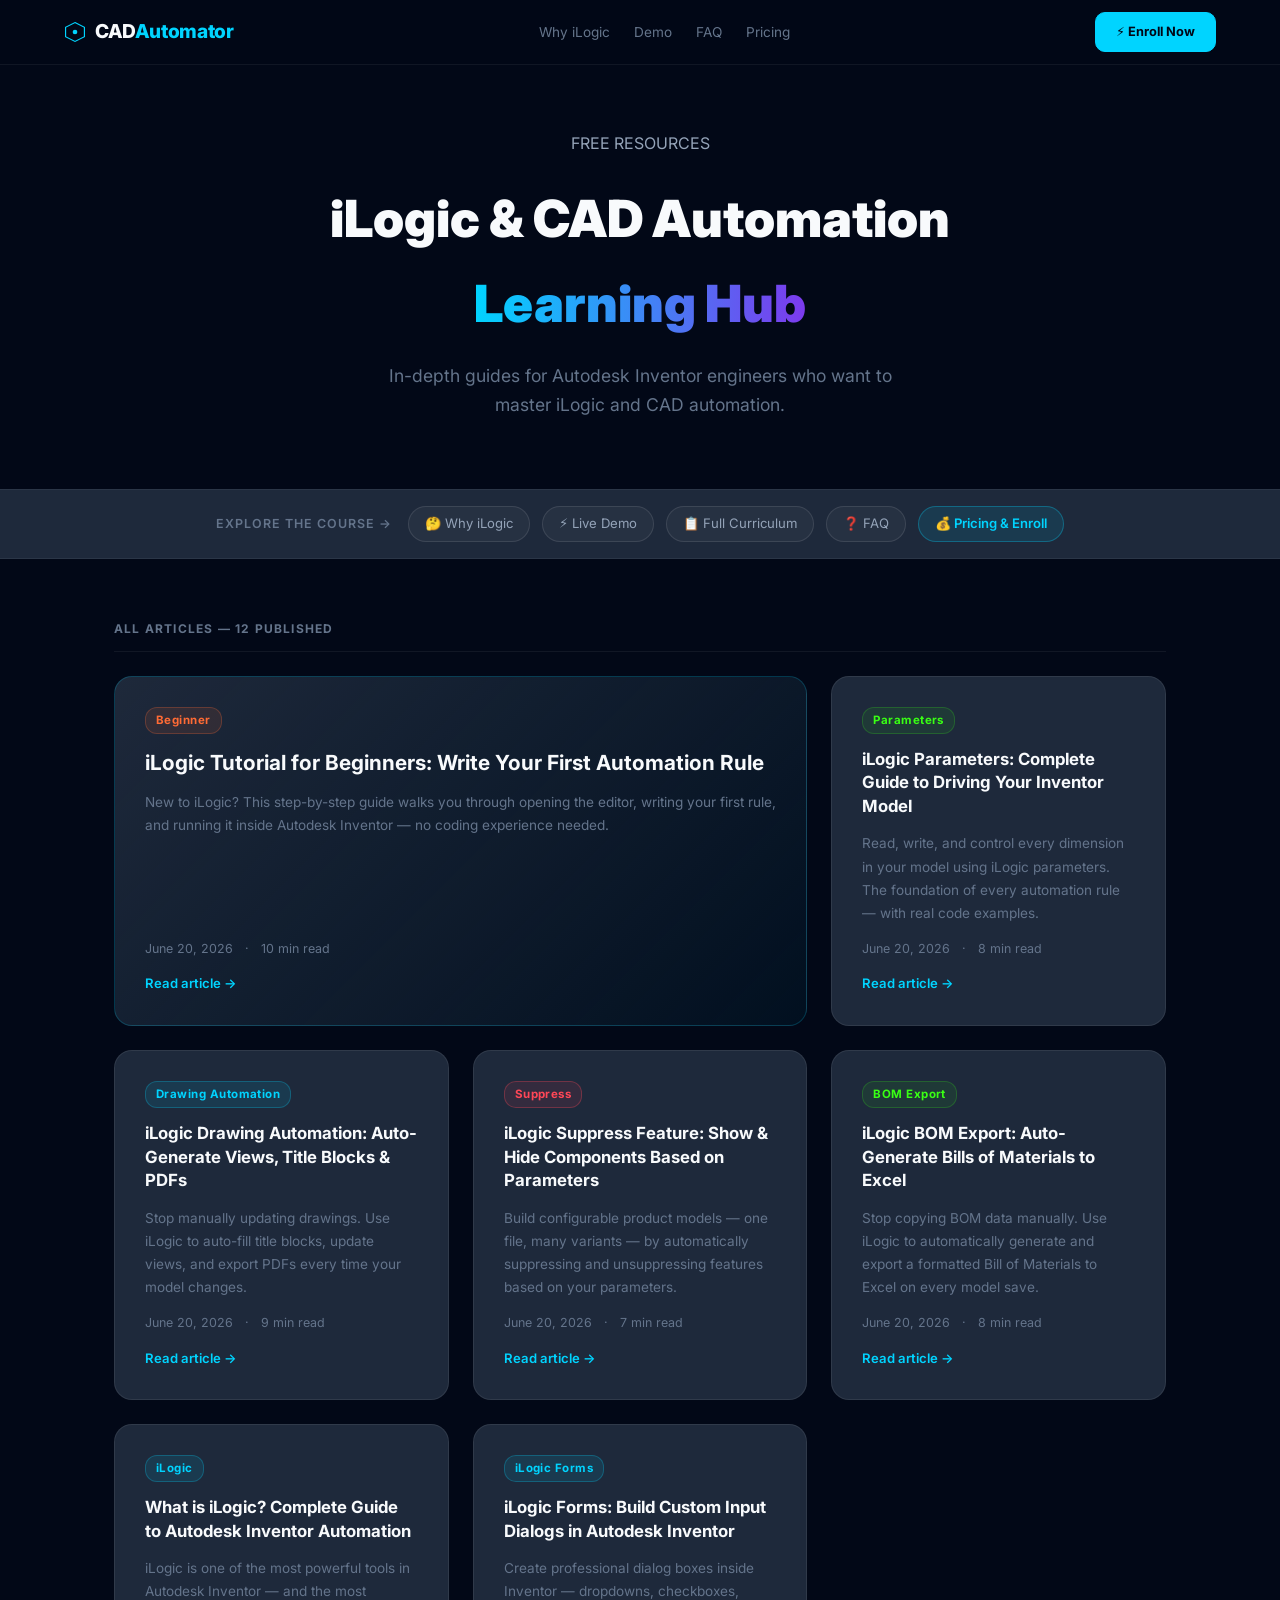
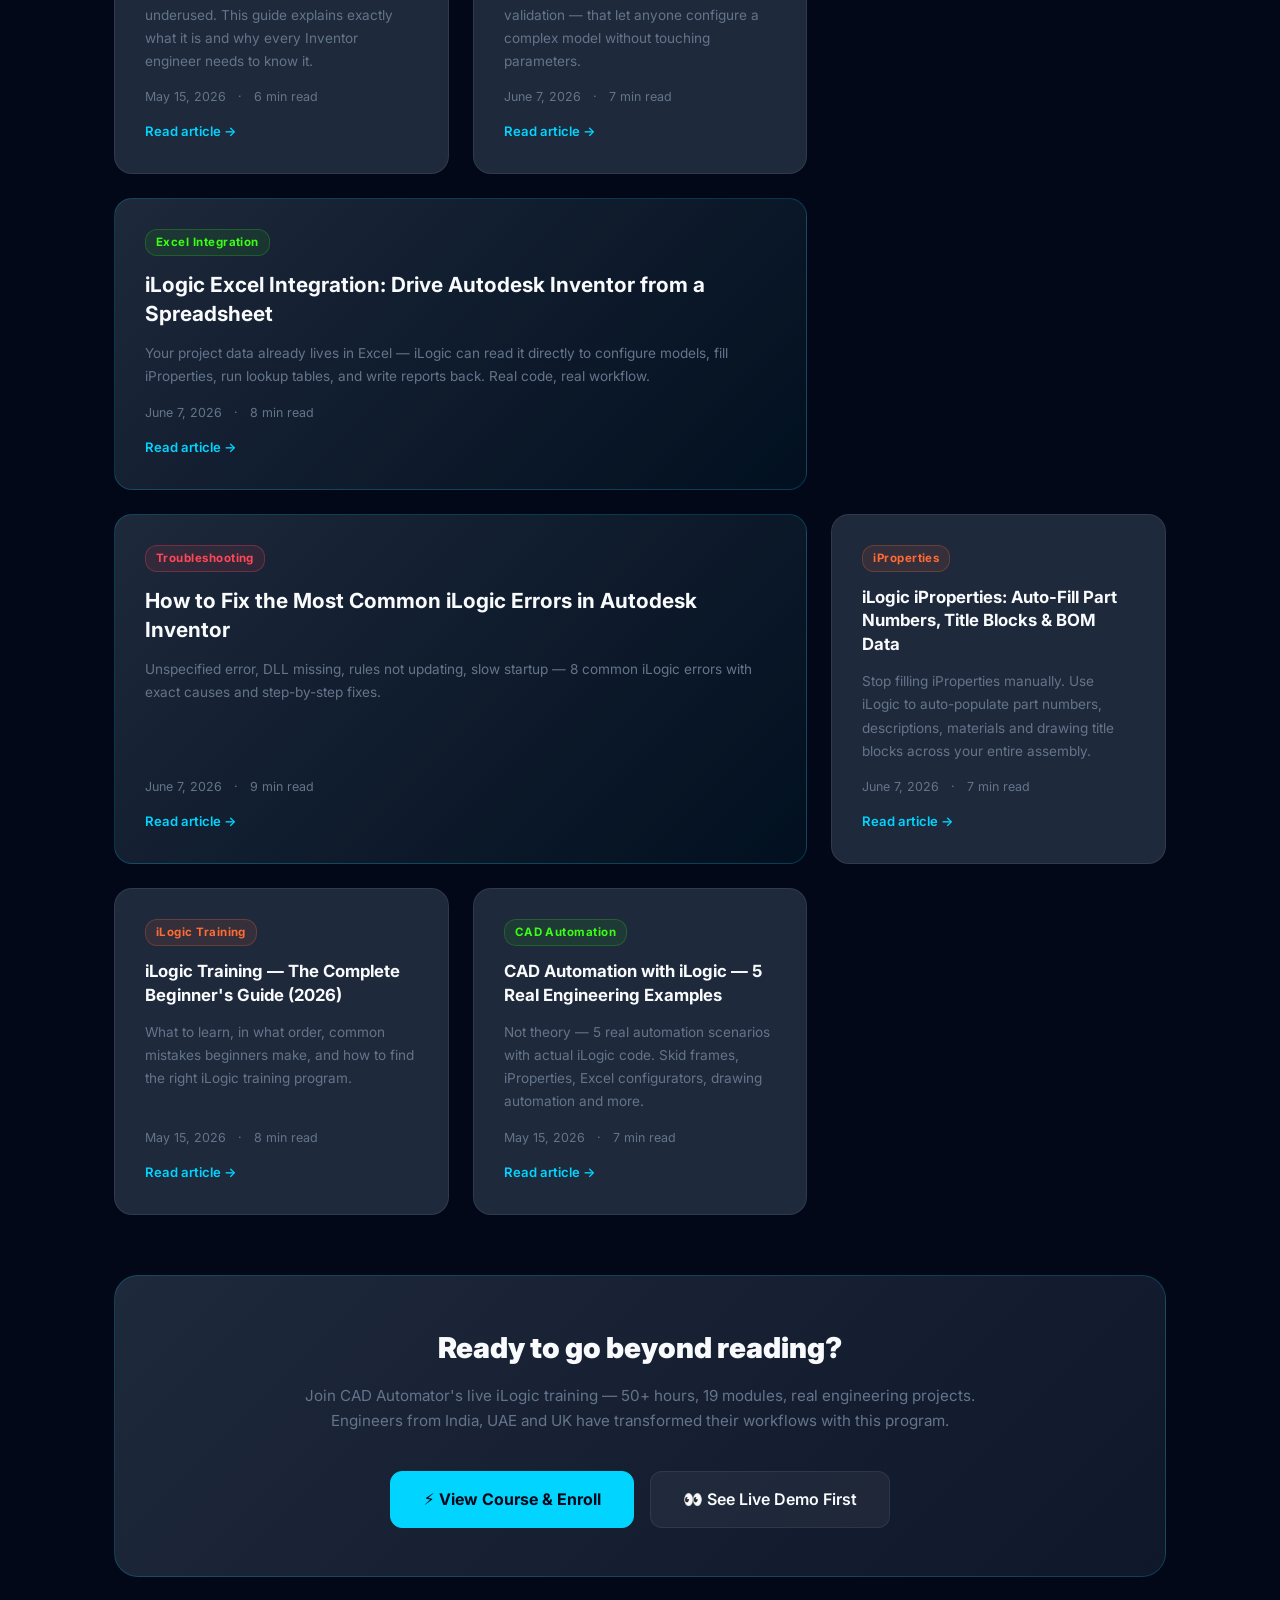
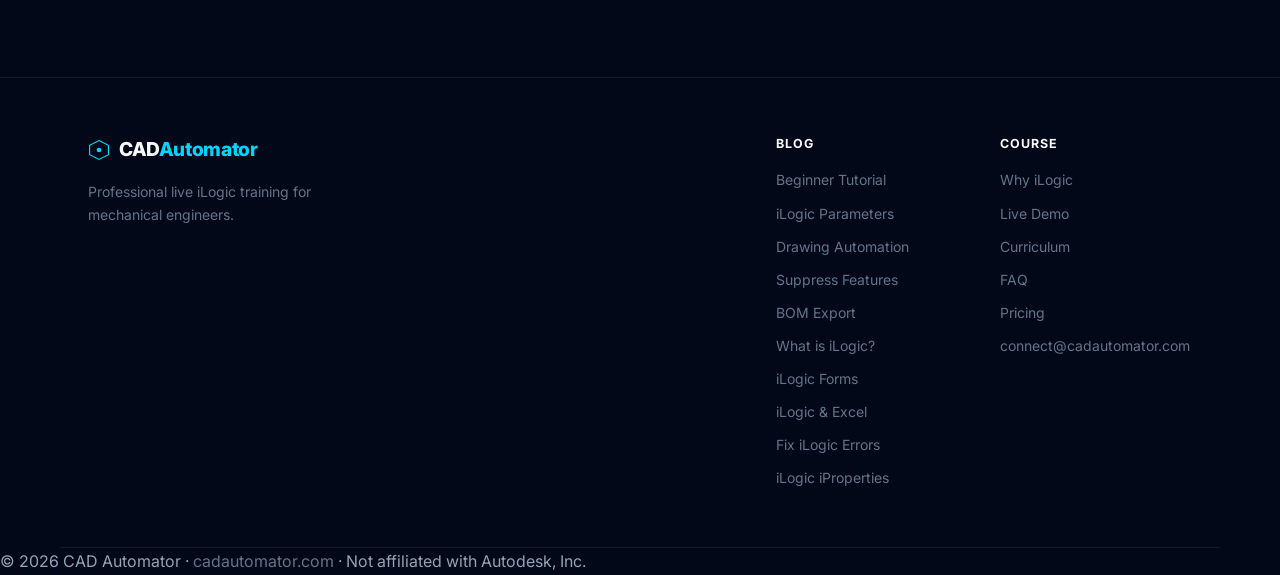
<file: blog/index.html>
<!DOCTYPE html>
<html lang="en">
<head>
  <meta charset="UTF-8" />
  <meta name="viewport" content="width=device-width, initial-scale=1.0" />
  <title>iLogic & CAD Automation Blog | CAD Automator</title>
  <meta name="description" content="Free iLogic and CAD automation guides for Autodesk Inventor engineers. Learn what iLogic is, how to get started, and see real automation examples." />
  <meta name="keywords" content="iLogic blog, CAD automation articles, Autodesk Inventor iLogic guides, iLogic training resources" />
  <link rel="canonical" href="https://cadautomator.com/blog/" />
  <link rel="icon" type="image/svg+xml" href="/favicon.svg" />
  <script async src="https://www.googletagmanager.com/gtag/js?id=G-97KYLBNP5W"></script>
  <script>window.dataLayer=window.dataLayer||[];function gtag(){dataLayer.push(arguments);}gtag('js',new Date());gtag('config','G-97KYLBNP5W');</script>
  <link rel="preconnect" href="https://fonts.googleapis.com" />
  <link href="https://fonts.googleapis.com/css2?family=Inter:wght@300;400;500;600;700;800;900&family=JetBrains+Mono:wght@400;600&display=swap" rel="stylesheet" />
  <link rel="stylesheet" href="../css/style.css" />
  <style>
    .blog-index-hero { padding: 130px 0 70px; background: var(--dark); text-align: center; }
    .blog-index-hero h1 { font-size: clamp(2rem,5vw,3.2rem); font-weight: 900; color: var(--white); margin-bottom: 16px; }
    .blog-index-hero p { font-size: 1.1rem; color: var(--mid); max-width: 560px; margin: 0 auto; }

    /* ── Quick links to main site ── */
    .quick-links-bar { background: var(--dark3); border-top: 1px solid rgba(255,255,255,.06); border-bottom: 1px solid rgba(255,255,255,.06); padding: 16px 0; }
    .quick-links-inner { max-width: 1100px; margin: 0 auto; padding: 0 24px; display: flex; align-items: center; gap: 12px; flex-wrap: wrap; justify-content: center; }
    .ql-label { font-size: .78rem; color: var(--mid); font-weight: 600; letter-spacing: .08em; text-transform: uppercase; margin-right: 4px; }
    .ql-link { display: inline-flex; align-items: center; gap: 6px; background: rgba(255,255,255,.04); border: 1px solid rgba(255,255,255,.1); border-radius: 20px; padding: 6px 16px; font-size: .82rem; color: var(--light); text-decoration: none; transition: border-color .2s, color .2s; white-space: nowrap; }
    .ql-link:hover { border-color: rgba(0,212,255,.4); color: var(--blue); }
    .ql-link.ql-cta { background: rgba(0,212,255,.1); border-color: rgba(0,212,255,.3); color: var(--blue); font-weight: 600; }

    /* ── Articles grid ── */
    .blog-index-body { max-width: 1100px; margin: 0 auto; padding: 60px 24px 100px; }
    .bi-section-label { font-size: .75rem; font-weight: 700; color: var(--mid); letter-spacing: .1em; text-transform: uppercase; margin-bottom: 24px; padding-bottom: 12px; border-bottom: 1px solid rgba(255,255,255,.06); }
    .bi-grid { display: grid; grid-template-columns: repeat(3,1fr); gap: 24px; margin-bottom: 60px; }
    .bi-card { background: var(--dark3); border: 1px solid rgba(255,255,255,.08); border-radius: 18px; padding: 30px; text-decoration: none; display: flex; flex-direction: column; gap: 14px; transition: border-color .2s, transform .2s; }
    .bi-card:hover { border-color: rgba(0,212,255,.35); transform: translateY(-4px); }
    .bi-card.featured { grid-column: span 2; background: linear-gradient(135deg, var(--dark3), rgba(0,212,255,.04)); border-color: rgba(0,212,255,.2); }
    .bi-tag { display:inline-block; padding: 3px 10px; border-radius: 12px; font-size: .72rem; font-weight: 700; letter-spacing: .04em; align-self: flex-start; }
    .bi-tag.blue { background: rgba(0,212,255,.1); color: var(--blue); border: 1px solid rgba(0,212,255,.25); }
    .bi-tag.orange { background: rgba(255,107,53,.1); color: var(--orange); border: 1px solid rgba(255,107,53,.25); }
    .bi-tag.green { background: rgba(57,255,20,.08); color: var(--green); border: 1px solid rgba(57,255,20,.2); }
    .bi-card h2 { font-size: 1.05rem; font-weight: 700; color: var(--white); line-height: 1.4; margin: 0; }
    .bi-card.featured h2 { font-size: 1.3rem; }
    .bi-card p { font-size: .85rem; color: var(--mid); line-height: 1.7; margin: 0; flex: 1; }
    .bi-meta { display: flex; align-items: center; gap: 12px; font-size: .78rem; color: var(--mid); }
    .bi-read-link { font-size: .82rem; font-weight: 600; color: var(--blue); margin-top: auto; }

    /* ── CTA banner ── */
    .blog-cta-banner { background: linear-gradient(135deg, var(--dark3), var(--dark2)); border: 1px solid rgba(0,212,255,.2); border-radius: 24px; padding: 48px; text-align: center; }
    .blog-cta-banner h2 { font-size: 1.8rem; font-weight: 900; color: var(--white); margin-bottom: 12px; }
    .blog-cta-banner p { color: var(--mid); margin-bottom: 28px; font-size: .95rem; }

    /* ── Navbar ── */
    .bi-navbar { position: fixed; top: 0; left: 0; right: 0; z-index: 100; background: rgba(2,8,23,.95); backdrop-filter: blur(12px); border-bottom: 1px solid rgba(255,255,255,.06); padding: 0; }
    .bi-nav-inner { max-width: 1200px; margin: 0 auto; padding: 0 24px; height: 64px; display: flex; align-items: center; justify-content: space-between; }
    .bi-nav-links { display: flex; gap: 24px; align-items: center; }
    .bi-nav-links a { color: var(--mid); text-decoration: none; font-size: .85rem; transition: color .2s; }
    .bi-nav-links a:hover { color: var(--white); }

    @media(max-width:900px){ .bi-grid{ grid-template-columns:1fr; } .bi-card.featured{ grid-column: span 1; } }
    @media(max-width:640px){
      .blog-index-hero { padding: 90px 20px 50px; }
      .blog-index-hero h1 { font-size: 1.8rem; }
      .bi-nav-links { display: none; }
      .bi-nav-inner { padding: 0 16px; }
      .quick-links-inner { gap: 8px; padding: 0 16px; }
      .ql-link { font-size: .76rem; padding: 5px 12px; }
      .blog-index-body { padding: 40px 16px 60px; }
      .bi-card { padding: 22px 18px; }
      .blog-cta-banner { padding: 28px 20px; }
      .blog-cta-banner h2 { font-size: 1.4rem; }
    }
  </style>
</head>
<body>

<!-- ── Navbar ── -->
<header class="bi-navbar">
  <div class="bi-nav-inner">
    <a href="../index.html" class="logo">
      <svg width="22" height="22" viewBox="0 0 28 28" fill="none"><polygon points="14,2 26,8 26,20 14,26 2,20 2,8" fill="none" stroke="#00d4ff" stroke-width="1.5"/><circle cx="14" cy="14" r="3" fill="#00d4ff"/></svg>
      <span>CAD<span class="logo-accent">Automator</span></span>
    </a>
    <nav class="bi-nav-links">
      <a href="../index.html#why">Why iLogic</a>
      <a href="../index.html#demo">Demo</a>
      <a href="../index.html#faq">FAQ</a>
      <a href="../index.html">Pricing</a>
    </nav>
    <a href="../index.html" class="btn btn-neon" style="font-size:.8rem;padding:8px 20px">⚡ Enroll Now</a>
  </div>
</header>

<!-- ── Hero ── -->
<section class="blog-index-hero">
  <div class="section-badge" style="margin-bottom:20px">FREE RESOURCES</div>
  <h1>iLogic &amp; CAD Automation<br><span class="gradient-text">Learning Hub</span></h1>
  <p>In-depth guides for Autodesk Inventor engineers who want to master iLogic and CAD automation.</p>
</section>

<!-- ── Quick Links to Main Site ── -->
<div class="quick-links-bar">
  <div class="quick-links-inner">
    <span class="ql-label">Explore the course →</span>
    <a href="../index.html#why" class="ql-link">🤔 Why iLogic</a>
    <a href="../index.html#demo" class="ql-link">⚡ Live Demo</a>
    <a href="../index.html#structure" class="ql-link">📋 Full Curriculum</a>
    <a href="../index.html#faq" class="ql-link">❓ FAQ</a>
    <a href="../index.html" class="ql-link ql-cta">💰 Pricing &amp; Enroll</a>
  </div>
</div>

<!-- ── Articles ── -->
<div class="blog-index-body">

  <p class="bi-section-label">All Articles — 12 published</p>

  <div class="bi-grid">

    <a href="ilogic-beginner-tutorial.html" class="bi-card featured">
      <span class="bi-tag orange">Beginner</span>
      <h2>iLogic Tutorial for Beginners: Write Your First Automation Rule</h2>
      <p>New to iLogic? This step-by-step guide walks you through opening the editor, writing your first rule, and running it inside Autodesk Inventor — no coding experience needed.</p>
      <div class="bi-meta"><span>June 20, 2026</span><span>·</span><span>10 min read</span></div>
      <span class="bi-read-link">Read article →</span>
    </a>

    <a href="ilogic-parameters.html" class="bi-card">
      <span class="bi-tag green">Parameters</span>
      <h2>iLogic Parameters: Complete Guide to Driving Your Inventor Model</h2>
      <p>Read, write, and control every dimension in your model using iLogic parameters. The foundation of every automation rule — with real code examples.</p>
      <div class="bi-meta"><span>June 20, 2026</span><span>·</span><span>8 min read</span></div>
      <span class="bi-read-link">Read article →</span>
    </a>

    <a href="ilogic-drawing-automation.html" class="bi-card">
      <span class="bi-tag blue">Drawing Automation</span>
      <h2>iLogic Drawing Automation: Auto-Generate Views, Title Blocks &amp; PDFs</h2>
      <p>Stop manually updating drawings. Use iLogic to auto-fill title blocks, update views, and export PDFs every time your model changes.</p>
      <div class="bi-meta"><span>June 20, 2026</span><span>·</span><span>9 min read</span></div>
      <span class="bi-read-link">Read article →</span>
    </a>

    <a href="ilogic-suppress-features.html" class="bi-card">
      <span class="bi-tag" style="background:rgba(255,71,87,.1);color:#ff4757;border:1px solid rgba(255,71,87,.3)">Suppress</span>
      <h2>iLogic Suppress Feature: Show &amp; Hide Components Based on Parameters</h2>
      <p>Build configurable product models — one file, many variants — by automatically suppressing and unsuppressing features based on your parameters.</p>
      <div class="bi-meta"><span>June 20, 2026</span><span>·</span><span>7 min read</span></div>
      <span class="bi-read-link">Read article →</span>
    </a>

    <a href="ilogic-bom-export.html" class="bi-card">
      <span class="bi-tag green">BOM Export</span>
      <h2>iLogic BOM Export: Auto-Generate Bills of Materials to Excel</h2>
      <p>Stop copying BOM data manually. Use iLogic to automatically generate and export a formatted Bill of Materials to Excel on every model save.</p>
      <div class="bi-meta"><span>June 20, 2026</span><span>·</span><span>8 min read</span></div>
      <span class="bi-read-link">Read article →</span>
    </a>

    <a href="what-is-ilogic.html" class="bi-card">
      <span class="bi-tag blue">iLogic</span>
      <h2>What is iLogic? Complete Guide to Autodesk Inventor Automation</h2>
      <p>iLogic is one of the most powerful tools in Autodesk Inventor — and the most underused. This guide explains exactly what it is and why every Inventor engineer needs to know it.</p>
      <div class="bi-meta"><span>May 15, 2026</span><span>·</span><span>6 min read</span></div>
      <span class="bi-read-link">Read article →</span>
    </a>

    <a href="ilogic-forms-guide.html" class="bi-card">
      <span class="bi-tag blue">iLogic Forms</span>
      <h2>iLogic Forms: Build Custom Input Dialogs in Autodesk Inventor</h2>
      <p>Create professional dialog boxes inside Inventor — dropdowns, checkboxes, validation — that let anyone configure a complex model without touching parameters.</p>
      <div class="bi-meta"><span>June 7, 2026</span><span>·</span><span>7 min read</span></div>
      <span class="bi-read-link">Read article →</span>
    </a>

    <a href="ilogic-excel-integration.html" class="bi-card featured">
      <span class="bi-tag green">Excel Integration</span>
      <h2>iLogic Excel Integration: Drive Autodesk Inventor from a Spreadsheet</h2>
      <p>Your project data already lives in Excel — iLogic can read it directly to configure models, fill iProperties, run lookup tables, and write reports back. Real code, real workflow.</p>
      <div class="bi-meta"><span>June 7, 2026</span><span>·</span><span>8 min read</span></div>
      <span class="bi-read-link">Read article →</span>
    </a>

    <a href="ilogic-errors-fix.html" class="bi-card featured">
      <span class="bi-tag" style="background:rgba(255,71,87,.1);color:#ff4757;border:1px solid rgba(255,71,87,.3)">Troubleshooting</span>
      <h2>How to Fix the Most Common iLogic Errors in Autodesk Inventor</h2>
      <p>Unspecified error, DLL missing, rules not updating, slow startup — 8 common iLogic errors with exact causes and step-by-step fixes.</p>
      <div class="bi-meta"><span>June 7, 2026</span><span>·</span><span>9 min read</span></div>
      <span class="bi-read-link">Read article →</span>
    </a>

    <a href="ilogic-iproperties.html" class="bi-card">
      <span class="bi-tag orange">iProperties</span>
      <h2>iLogic iProperties: Auto-Fill Part Numbers, Title Blocks &amp; BOM Data</h2>
      <p>Stop filling iProperties manually. Use iLogic to auto-populate part numbers, descriptions, materials and drawing title blocks across your entire assembly.</p>
      <div class="bi-meta"><span>June 7, 2026</span><span>·</span><span>7 min read</span></div>
      <span class="bi-read-link">Read article →</span>
    </a>

    <a href="ilogic-training-guide.html" class="bi-card">
      <span class="bi-tag orange">iLogic Training</span>
      <h2>iLogic Training — The Complete Beginner's Guide (2026)</h2>
      <p>What to learn, in what order, common mistakes beginners make, and how to find the right iLogic training program.</p>
      <div class="bi-meta"><span>May 15, 2026</span><span>·</span><span>8 min read</span></div>
      <span class="bi-read-link">Read article →</span>
    </a>

    <a href="cad-automation-examples.html" class="bi-card">
      <span class="bi-tag green">CAD Automation</span>
      <h2>CAD Automation with iLogic — 5 Real Engineering Examples</h2>
      <p>Not theory — 5 real automation scenarios with actual iLogic code. Skid frames, iProperties, Excel configurators, drawing automation and more.</p>
      <div class="bi-meta"><span>May 15, 2026</span><span>·</span><span>7 min read</span></div>
      <span class="bi-read-link">Read article →</span>
    </a>

  </div>

  <!-- CTA Banner -->
  <div class="blog-cta-banner">
    <h2>Ready to go beyond reading?</h2>
    <p>Join CAD Automator's live iLogic training — 50+ hours, 19 modules, real engineering projects.<br>Engineers from India, UAE and UK have transformed their workflows with this program.</p>
    <a href="../index.html" class="btn btn-neon btn-xl pulse-btn">⚡ View Course &amp; Enroll</a>
    &nbsp;&nbsp;
    <a href="../index.html#demo" class="btn btn-ghost btn-xl" style="margin-top:10px">👀 See Live Demo First</a>
  </div>

</div>

<!-- ── Footer ── -->
<footer class="footer" style="margin-top:0">
  <div class="container footer-inner">
    <div class="footer-brand">
      <a href="../index.html" class="logo">
        <svg width="22" height="22" viewBox="0 0 28 28" fill="none"><polygon points="14,2 26,8 26,20 14,26 2,20 2,8" fill="none" stroke="#00d4ff" stroke-width="1.5"/><circle cx="14" cy="14" r="3" fill="#00d4ff"/></svg>
        <span>CAD<span class="logo-accent">Automator</span></span>
      </a>
      <p>Professional live iLogic training for mechanical engineers.</p>
    </div>
    <div class="footer-links">
      <div class="fl-col">
        <h4>Blog</h4>
        <a href="ilogic-beginner-tutorial.html">Beginner Tutorial</a>
        <a href="ilogic-parameters.html">iLogic Parameters</a>
        <a href="ilogic-drawing-automation.html">Drawing Automation</a>
        <a href="ilogic-suppress-features.html">Suppress Features</a>
        <a href="ilogic-bom-export.html">BOM Export</a>
        <a href="what-is-ilogic.html">What is iLogic?</a>
        <a href="ilogic-forms-guide.html">iLogic Forms</a>
        <a href="ilogic-excel-integration.html">iLogic &amp; Excel</a>
        <a href="ilogic-errors-fix.html">Fix iLogic Errors</a>
        <a href="ilogic-iproperties.html">iLogic iProperties</a>
      </div>
      <div class="fl-col">
        <h4>Course</h4>
        <a href="../index.html#why">Why iLogic</a>
        <a href="../index.html#demo">Live Demo</a>
        <a href="../index.html#structure">Curriculum</a>
        <a href="../index.html#faq">FAQ</a>
        <a href="../index.html">Pricing</a>
        <a href="mailto:connect@cadautomator.com">connect@cadautomator.com</a>
      </div>
    </div>
  </div>
  <div class="footer-copy">
    <p>&copy; 2026 CAD Automator · <a href="https://cadautomator.com" style="color:var(--mid)">cadautomator.com</a> · Not affiliated with Autodesk, Inc.</p>
  </div>
</footer>

</body>
</html>
</file>
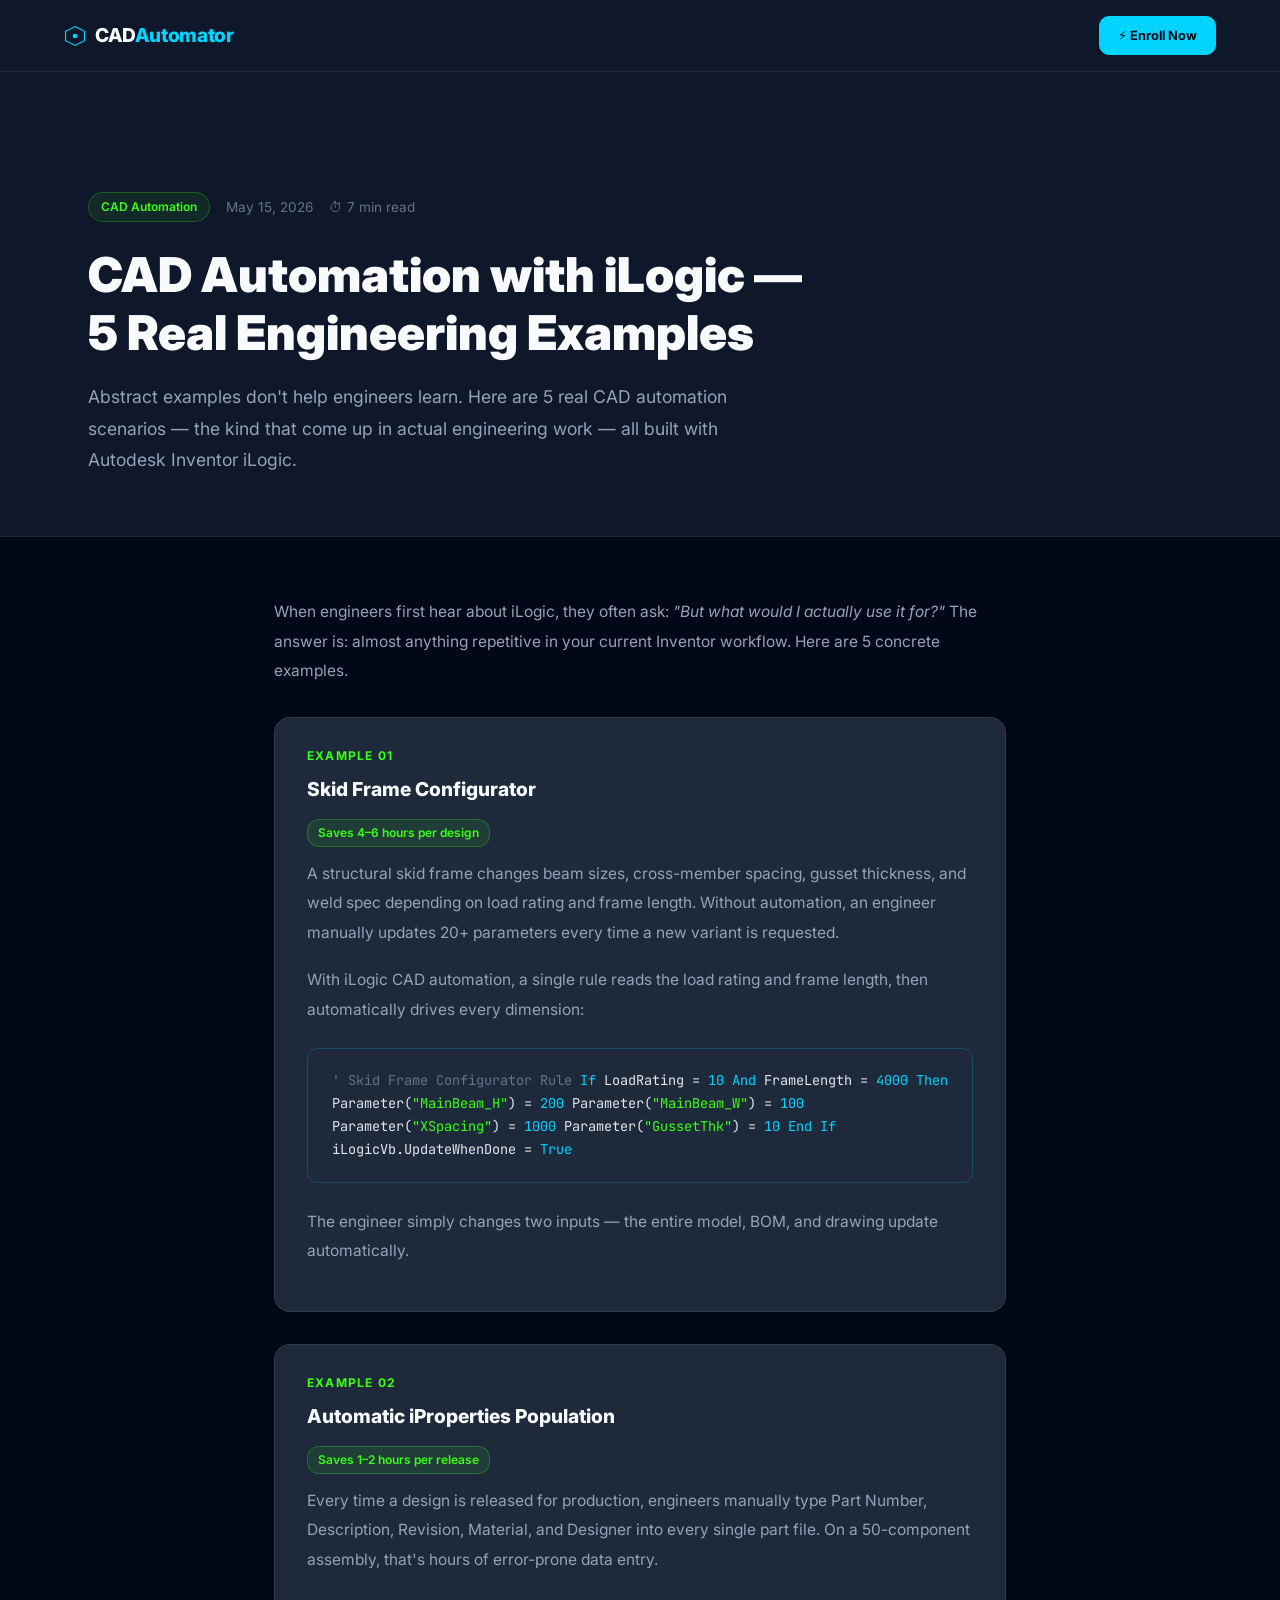
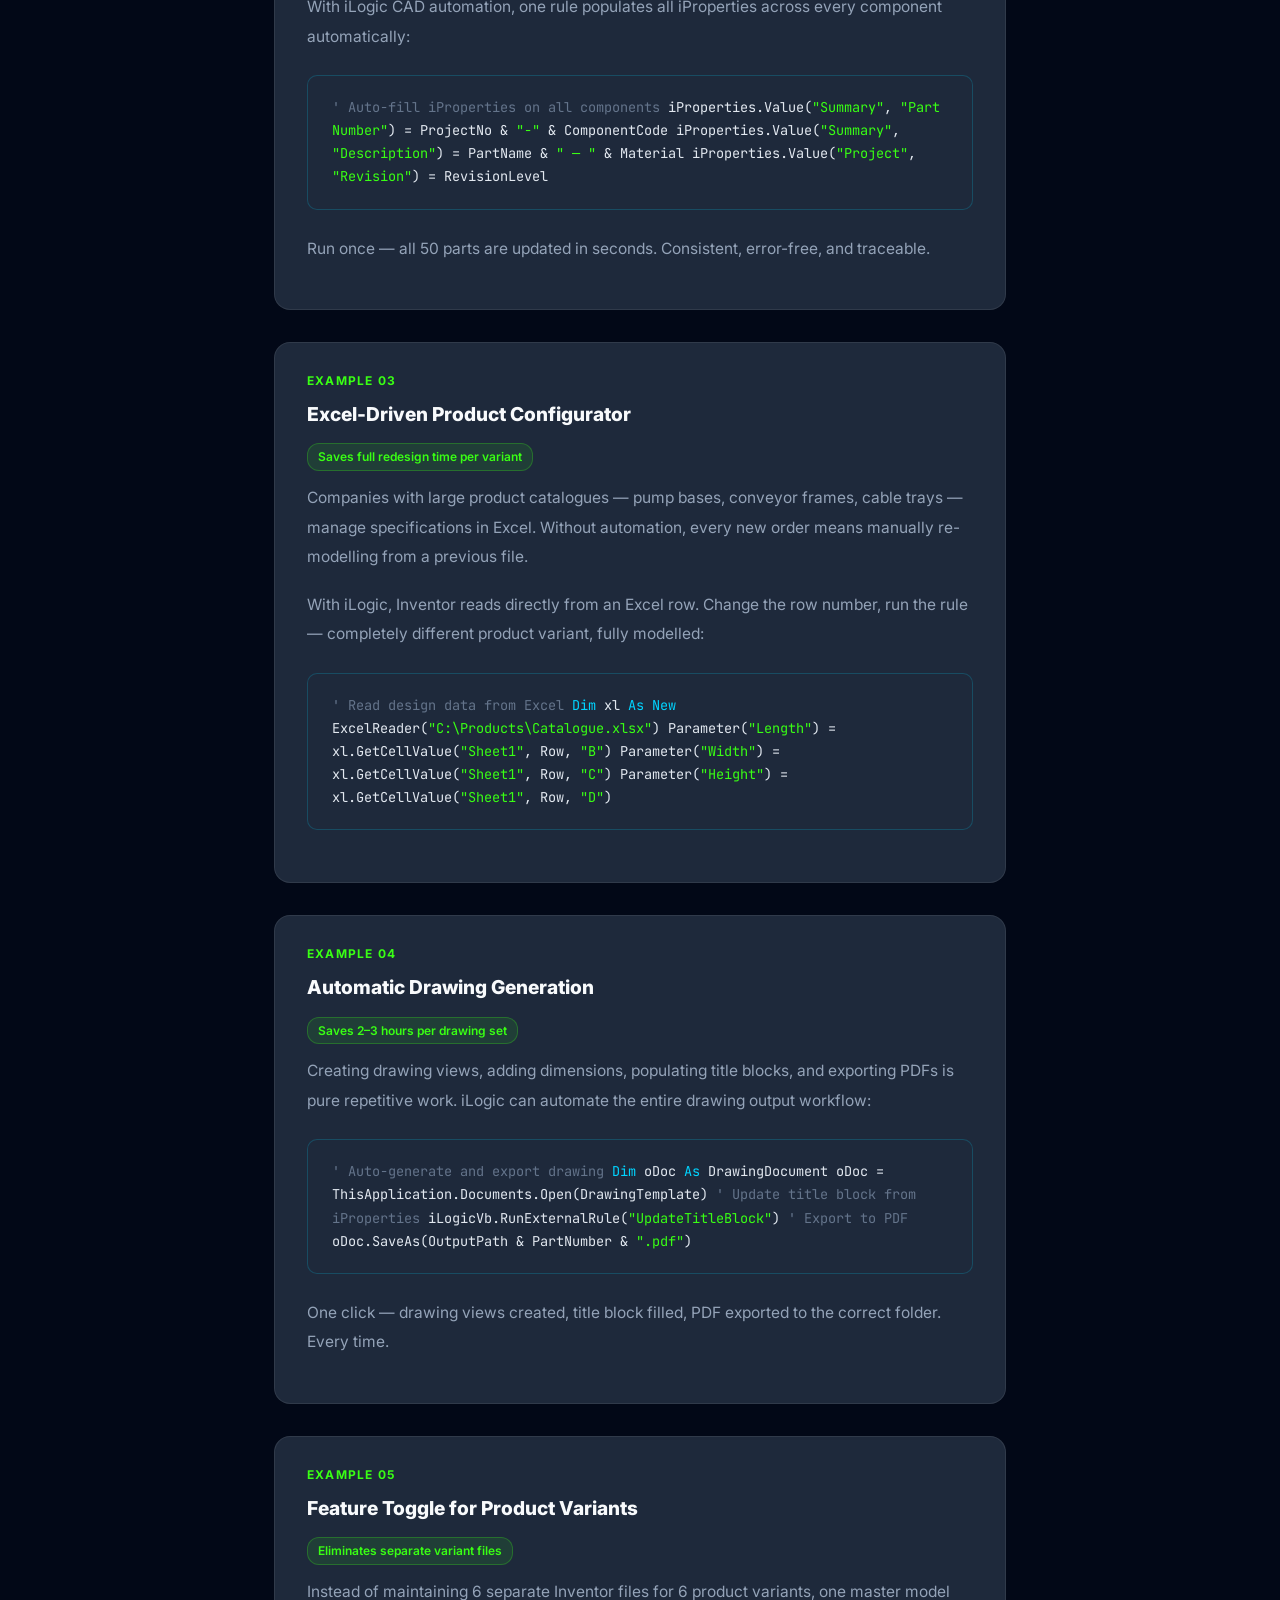
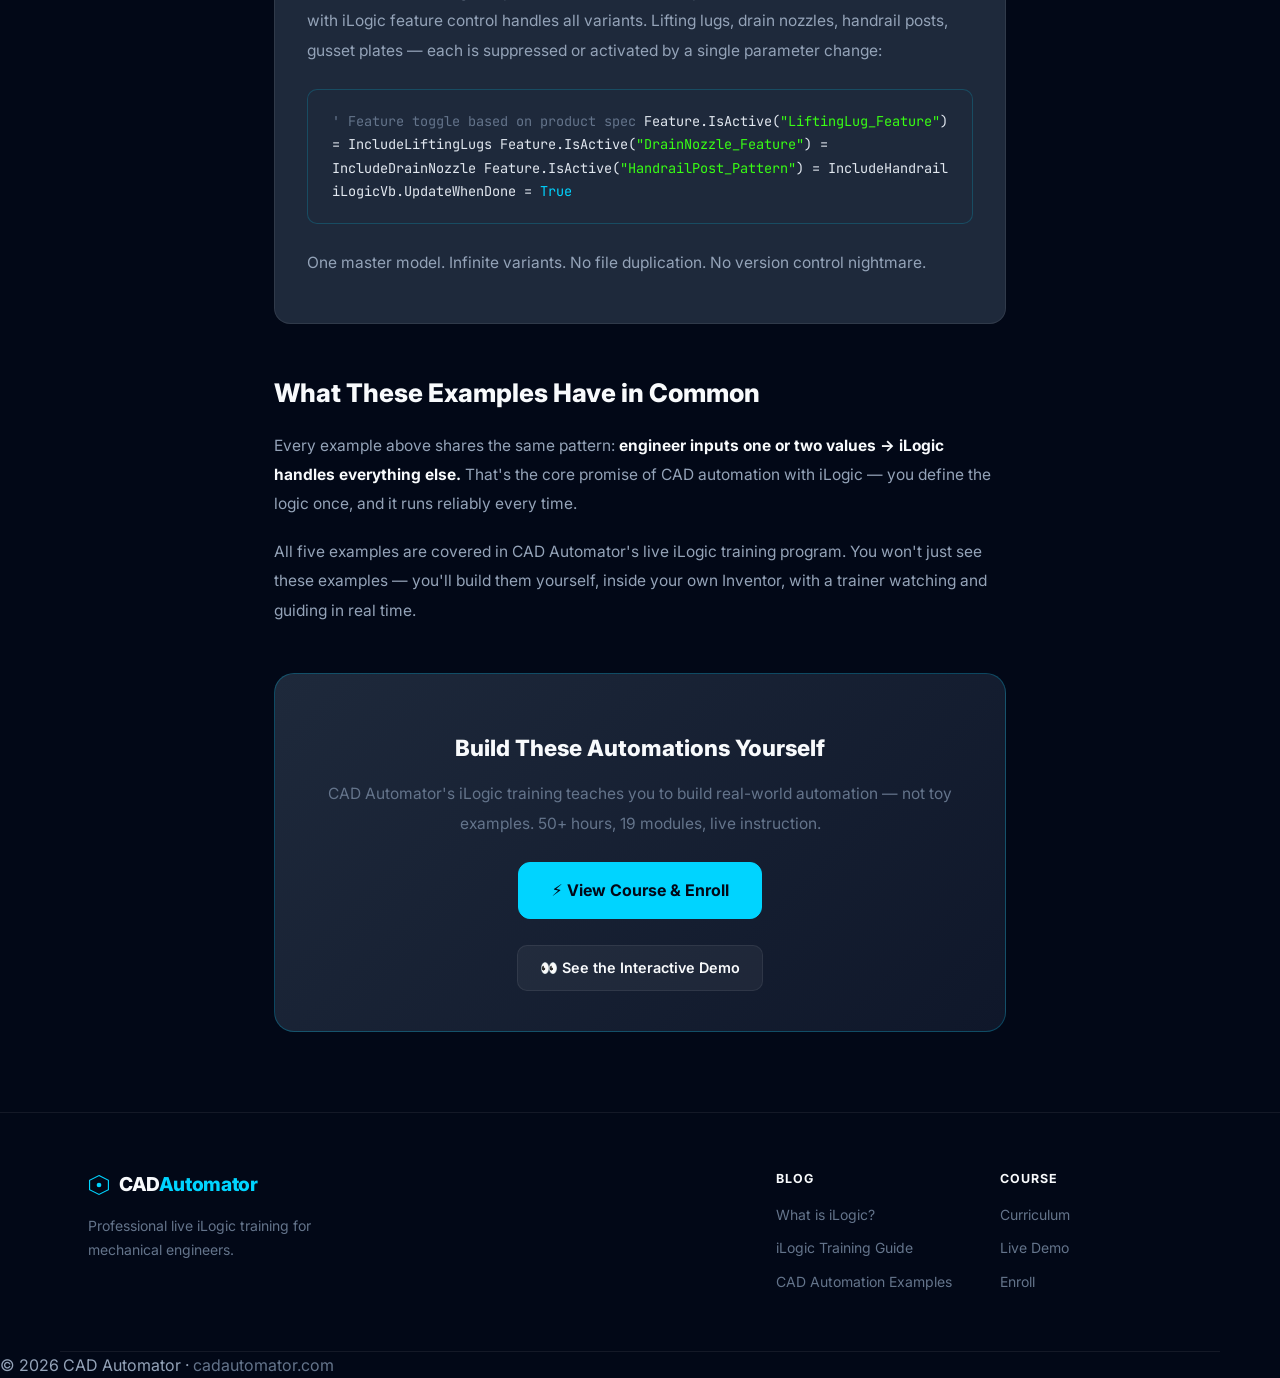
<file: blog/cad-automation-examples.html>
<!DOCTYPE html>
<html lang="en">
<head>
  <meta charset="UTF-8" />
  <meta name="viewport" content="width=device-width, initial-scale=1.0" />
  <title>CAD Automation with iLogic — 5 Real Engineering Examples | CAD Automator</title>
  <meta name="description" content="5 real-world CAD automation examples using Autodesk Inventor iLogic. See how engineers automate skid frames, BOMs, drawings, iProperties and Excel-driven configurators." />
  <meta name="keywords" content="CAD automation, iLogic examples, Autodesk Inventor automation, iLogic real world, CAD automation examples" />
  <link rel="canonical" href="https://cadautomator.com/blog/cad-automation-examples" />
  <link rel="icon" type="image/svg+xml" href="/favicon.svg" />
  <meta property="og:title" content="CAD Automation with iLogic — 5 Real Engineering Examples" />
  <meta property="og:description" content="See 5 real CAD automation examples built with Autodesk Inventor iLogic — from skid frame configurators to drawing automation." />
  <meta property="og:url" content="https://cadautomator.com/blog/cad-automation-examples" />
  <meta property="og:type" content="article" />
  <script type="application/ld+json">
  {
    "@context": "https://schema.org",
    "@type": "Article",
    "headline": "CAD Automation with iLogic — 5 Real Engineering Examples",
    "description": "5 real-world CAD automation examples using Autodesk Inventor iLogic.",
    "author": { "@type": "Organization", "name": "CAD Automator", "url": "https://cadautomator.com" },
    "publisher": { "@type": "Organization", "name": "CAD Automator", "url": "https://cadautomator.com" },
    "datePublished": "2026-05-15",
    "mainEntityOfPage": "https://cadautomator.com/blog/cad-automation-examples"
  }
  </script>
  <script async src="https://www.googletagmanager.com/gtag/js?id=G-97KYLBNP5W"></script>
  <script>window.dataLayer=window.dataLayer||[];function gtag(){dataLayer.push(arguments);}gtag('js',new Date());gtag('config','G-97KYLBNP5W');</script>
  <link rel="preconnect" href="https://fonts.googleapis.com" />
  <link href="https://fonts.googleapis.com/css2?family=Inter:wght@300;400;500;600;700;800;900&family=JetBrains+Mono:wght@400;600&display=swap" rel="stylesheet" />
  <link rel="stylesheet" href="../css/style.css" />
  <style>
    .blog-hero { padding: 120px 0 60px; background: var(--dark2); border-bottom: 1px solid rgba(255,255,255,.06); }
    .blog-meta { display:flex; gap:16px; align-items:center; margin-bottom:24px; flex-wrap:wrap; }
    .blog-tag { background:rgba(57,255,20,.08); color:var(--green); border:1px solid rgba(57,255,20,.25); padding:4px 12px; border-radius:20px; font-size:.75rem; font-weight:600; }
    .blog-date, .blog-read { color:var(--mid); font-size:.85rem; }
    .blog-title { font-size:clamp(1.8rem,4vw,3rem); font-weight:900; color:var(--white); line-height:1.2; margin-bottom:20px; }
    .blog-intro { font-size:1.1rem; color:var(--light); line-height:1.8; max-width:700px; }
    .blog-body { max-width:780px; margin:0 auto; padding:60px 24px 80px; }
    .blog-body h2 { font-size:1.6rem; font-weight:800; color:var(--white); margin:48px 0 16px; }
    .blog-body h3 { font-size:1.1rem; font-weight:700; color:var(--green); margin:16px 0 8px; }
    .blog-body p { color:var(--light); line-height:1.9; margin-bottom:18px; font-size:.97rem; }
    .blog-body ul { padding-left:24px; margin-bottom:18px; }
    .blog-body li { color:var(--light); line-height:1.8; margin-bottom:8px; font-size:.97rem; }
    .blog-body strong { color:var(--white); }
    .blog-code { background:var(--dark3); border:1px solid rgba(0,212,255,.2); border-radius:10px; padding:20px 24px; font-family:'JetBrains Mono',monospace; font-size:.85rem; color:#e2e8f0; margin:24px 0; overflow-x:auto; line-height:1.7; }
    .blog-code .kw { color:#00d4ff; } .blog-code .str { color:#39ff14; } .blog-code .cm { color:#64748b; }
    .blog-cta { background:linear-gradient(135deg,var(--dark3),var(--dark2)); border:1px solid rgba(0,212,255,.25); border-radius:20px; padding:40px; text-align:center; margin:48px 0 0; }
    .blog-cta h3 { font-size:1.4rem; font-weight:800; color:var(--white); margin-bottom:12px; }
    .blog-cta p { color:var(--mid); margin-bottom:24px; }
    .blog-nav-bar { background:var(--dark2); padding:16px 0; border-bottom:1px solid rgba(255,255,255,.06); }
    .blog-nav-inner { max-width:1200px; margin:0 auto; padding:0 24px; display:flex; justify-content:space-between; align-items:center; }
    .example-card { background:var(--dark3); border:1px solid rgba(255,255,255,.08); border-radius:16px; padding:28px 32px; margin:32px 0; }
    .example-num { font-size:.75rem; font-weight:700; color:var(--green); letter-spacing:.1em; margin-bottom:8px; }
    .example-title { font-size:1.2rem; font-weight:800; color:var(--white); margin-bottom:12px; }
    .example-save { display:inline-block; background:rgba(57,255,20,.1); color:var(--green); border:1px solid rgba(57,255,20,.25); padding:3px 10px; border-radius:12px; font-size:.75rem; font-weight:600; margin-bottom:12px; }
    @media(max-width:640px){
      .blog-hero { padding: 80px 0 40px; }
      .blog-title { font-size: 1.6rem; }
      .blog-intro { font-size: .95rem; }
      .blog-body { padding: 40px 16px 60px; }
      .blog-body h2 { font-size: 1.3rem; margin: 36px 0 12px; }
      .blog-nav-inner { padding: 0 16px; }
      .blog-code { padding: 14px 16px; font-size: .78rem; }
      .example-card { padding: 20px 16px; }
    }
  </style>
</head>
<body>

<nav class="blog-nav-bar">
  <div class="blog-nav-inner">
    <a href="../index.html" class="logo"><svg width="22" height="22" viewBox="0 0 28 28" fill="none"><polygon points="14,2 26,8 26,20 14,26 2,20 2,8" fill="none" stroke="#00d4ff" stroke-width="1.5"/><circle cx="14" cy="14" r="3" fill="#00d4ff"/></svg><span>CAD<span class="logo-accent">Automator</span></span></a>
    <a href="../index.html" class="btn btn-neon" style="font-size:.8rem;padding:8px 18px">⚡ Enroll Now</a>
  </div>
</nav>

<section class="blog-hero">
  <div class="container">
    <div class="blog-meta">
      <span class="blog-tag">CAD Automation</span>
      <span class="blog-date">May 15, 2026</span>
      <span class="blog-read">⏱ 7 min read</span>
    </div>
    <h1 class="blog-title">CAD Automation with iLogic —<br>5 Real Engineering Examples</h1>
    <p class="blog-intro">Abstract examples don't help engineers learn. Here are 5 real CAD automation scenarios — the kind that come up in actual engineering work — all built with Autodesk Inventor iLogic.</p>
  </div>
</section>

<article class="blog-body">

  <p>When engineers first hear about iLogic, they often ask: <em>"But what would I actually use it for?"</em> The answer is: almost anything repetitive in your current Inventor workflow. Here are 5 concrete examples.</p>

  <div class="example-card">
    <div class="example-num">EXAMPLE 01</div>
    <div class="example-title">Skid Frame Configurator</div>
    <span class="example-save">Saves 4–6 hours per design</span>
    <p>A structural skid frame changes beam sizes, cross-member spacing, gusset thickness, and weld spec depending on load rating and frame length. Without automation, an engineer manually updates 20+ parameters every time a new variant is requested.</p>
    <p>With iLogic CAD automation, a single rule reads the load rating and frame length, then automatically drives every dimension:</p>
    <div class="blog-code">
<span class="cm">' Skid Frame Configurator Rule</span>
<span class="kw">If</span> LoadRating = <span class="kw">10</span> <span class="kw">And</span> FrameLength = <span class="kw">4000</span> <span class="kw">Then</span>
  Parameter(<span class="str">"MainBeam_H"</span>) = <span class="kw">200</span>
  Parameter(<span class="str">"MainBeam_W"</span>) = <span class="kw">100</span>
  Parameter(<span class="str">"XSpacing"</span>)   = <span class="kw">1000</span>
  Parameter(<span class="str">"GussetThk"</span>)  = <span class="kw">10</span>
<span class="kw">End If</span>
iLogicVb.UpdateWhenDone = <span class="kw">True</span>
    </div>
    <p>The engineer simply changes two inputs — the entire model, BOM, and drawing update automatically.</p>
  </div>

  <div class="example-card">
    <div class="example-num">EXAMPLE 02</div>
    <div class="example-title">Automatic iProperties Population</div>
    <span class="example-save">Saves 1–2 hours per release</span>
    <p>Every time a design is released for production, engineers manually type Part Number, Description, Revision, Material, and Designer into every single part file. On a 50-component assembly, that's hours of error-prone data entry.</p>
    <p>With iLogic CAD automation, one rule populates all iProperties across every component automatically:</p>
    <div class="blog-code">
<span class="cm">' Auto-fill iProperties on all components</span>
iProperties.Value(<span class="str">"Summary"</span>, <span class="str">"Part Number"</span>) =
  ProjectNo &amp; <span class="str">"-"</span> &amp; ComponentCode
iProperties.Value(<span class="str">"Summary"</span>, <span class="str">"Description"</span>) =
  PartName &amp; <span class="str">" — "</span> &amp; Material
iProperties.Value(<span class="str">"Project"</span>, <span class="str">"Revision"</span>) = RevisionLevel
    </div>
    <p>Run once — all 50 parts are updated in seconds. Consistent, error-free, and traceable.</p>
  </div>

  <div class="example-card">
    <div class="example-num">EXAMPLE 03</div>
    <div class="example-title">Excel-Driven Product Configurator</div>
    <span class="example-save">Saves full redesign time per variant</span>
    <p>Companies with large product catalogues — pump bases, conveyor frames, cable trays — manage specifications in Excel. Without automation, every new order means manually re-modelling from a previous file.</p>
    <p>With iLogic, Inventor reads directly from an Excel row. Change the row number, run the rule — completely different product variant, fully modelled:</p>
    <div class="blog-code">
<span class="cm">' Read design data from Excel</span>
<span class="kw">Dim</span> xl <span class="kw">As New</span> ExcelReader(<span class="str">"C:\Products\Catalogue.xlsx"</span>)
Parameter(<span class="str">"Length"</span>) = xl.GetCellValue(<span class="str">"Sheet1"</span>, Row, <span class="str">"B"</span>)
Parameter(<span class="str">"Width"</span>)  = xl.GetCellValue(<span class="str">"Sheet1"</span>, Row, <span class="str">"C"</span>)
Parameter(<span class="str">"Height"</span>) = xl.GetCellValue(<span class="str">"Sheet1"</span>, Row, <span class="str">"D"</span>)
    </div>
  </div>

  <div class="example-card">
    <div class="example-num">EXAMPLE 04</div>
    <div class="example-title">Automatic Drawing Generation</div>
    <span class="example-save">Saves 2–3 hours per drawing set</span>
    <p>Creating drawing views, adding dimensions, populating title blocks, and exporting PDFs is pure repetitive work. iLogic can automate the entire drawing output workflow:</p>
    <div class="blog-code">
<span class="cm">' Auto-generate and export drawing</span>
<span class="kw">Dim</span> oDoc <span class="kw">As</span> DrawingDocument
oDoc = ThisApplication.Documents.Open(DrawingTemplate)
<span class="cm">' Update title block from iProperties</span>
iLogicVb.RunExternalRule(<span class="str">"UpdateTitleBlock"</span>)
<span class="cm">' Export to PDF</span>
oDoc.SaveAs(OutputPath &amp; PartNumber &amp; <span class="str">".pdf"</span>)
    </div>
    <p>One click — drawing views created, title block filled, PDF exported to the correct folder. Every time.</p>
  </div>

  <div class="example-card">
    <div class="example-num">EXAMPLE 05</div>
    <div class="example-title">Feature Toggle for Product Variants</div>
    <span class="example-save">Eliminates separate variant files</span>
    <p>Instead of maintaining 6 separate Inventor files for 6 product variants, one master model with iLogic feature control handles all variants. Lifting lugs, drain nozzles, handrail posts, gusset plates — each is suppressed or activated by a single parameter change:</p>
    <div class="blog-code">
<span class="cm">' Feature toggle based on product spec</span>
Feature.IsActive(<span class="str">"LiftingLug_Feature"</span>)   = IncludeLiftingLugs
Feature.IsActive(<span class="str">"DrainNozzle_Feature"</span>)  = IncludeDrainNozzle
Feature.IsActive(<span class="str">"HandrailPost_Pattern"</span>) = IncludeHandrail
iLogicVb.UpdateWhenDone = <span class="kw">True</span>
    </div>
    <p>One master model. Infinite variants. No file duplication. No version control nightmare.</p>
  </div>

  <h2>What These Examples Have in Common</h2>
  <p>Every example above shares the same pattern: <strong>engineer inputs one or two values → iLogic handles everything else.</strong> That's the core promise of CAD automation with iLogic — you define the logic once, and it runs reliably every time.</p>
  <p>All five examples are covered in CAD Automator's live iLogic training program. You won't just see these examples — you'll build them yourself, inside your own Inventor, with a trainer watching and guiding in real time.</p>

  <div class="blog-cta">
    <h3>Build These Automations Yourself</h3>
    <p>CAD Automator's iLogic training teaches you to build real-world automation — not toy examples. 50+ hours, 19 modules, live instruction.</p>
    <a href="../index.html" class="btn btn-neon btn-xl">⚡ View Course &amp; Enroll</a>
    <br><br>
    <a href="../index.html#demo" class="btn btn-ghost">👀 See the Interactive Demo</a>
  </div>

</article>

<footer class="footer" style="margin-top:0">
  <div class="container footer-inner">
    <div class="footer-brand">
      <a href="../index.html" class="logo"><svg width="22" height="22" viewBox="0 0 28 28" fill="none"><polygon points="14,2 26,8 26,20 14,26 2,20 2,8" fill="none" stroke="#00d4ff" stroke-width="1.5"/><circle cx="14" cy="14" r="3" fill="#00d4ff"/></svg><span>CAD<span class="logo-accent">Automator</span></span></a>
      <p>Professional live iLogic training for mechanical engineers.</p>
    </div>
    <div class="footer-links">
      <div class="fl-col">
        <h4>Blog</h4>
        <a href="what-is-ilogic.html">What is iLogic?</a>
        <a href="ilogic-training-guide.html">iLogic Training Guide</a>
        <a href="cad-automation-examples.html">CAD Automation Examples</a>
      </div>
      <div class="fl-col">
        <h4>Course</h4>
        <a href="../index.html#structure">Curriculum</a>
        <a href="../index.html#demo">Live Demo</a>
        <a href="../index.html">Enroll</a>
      </div>
    </div>
  </div>
  <div class="footer-copy"><p>&copy; 2026 CAD Automator · <a href="https://cadautomator.com" style="color:var(--mid)">cadautomator.com</a></p></div>
</footer>

</body>
</html>
</file>
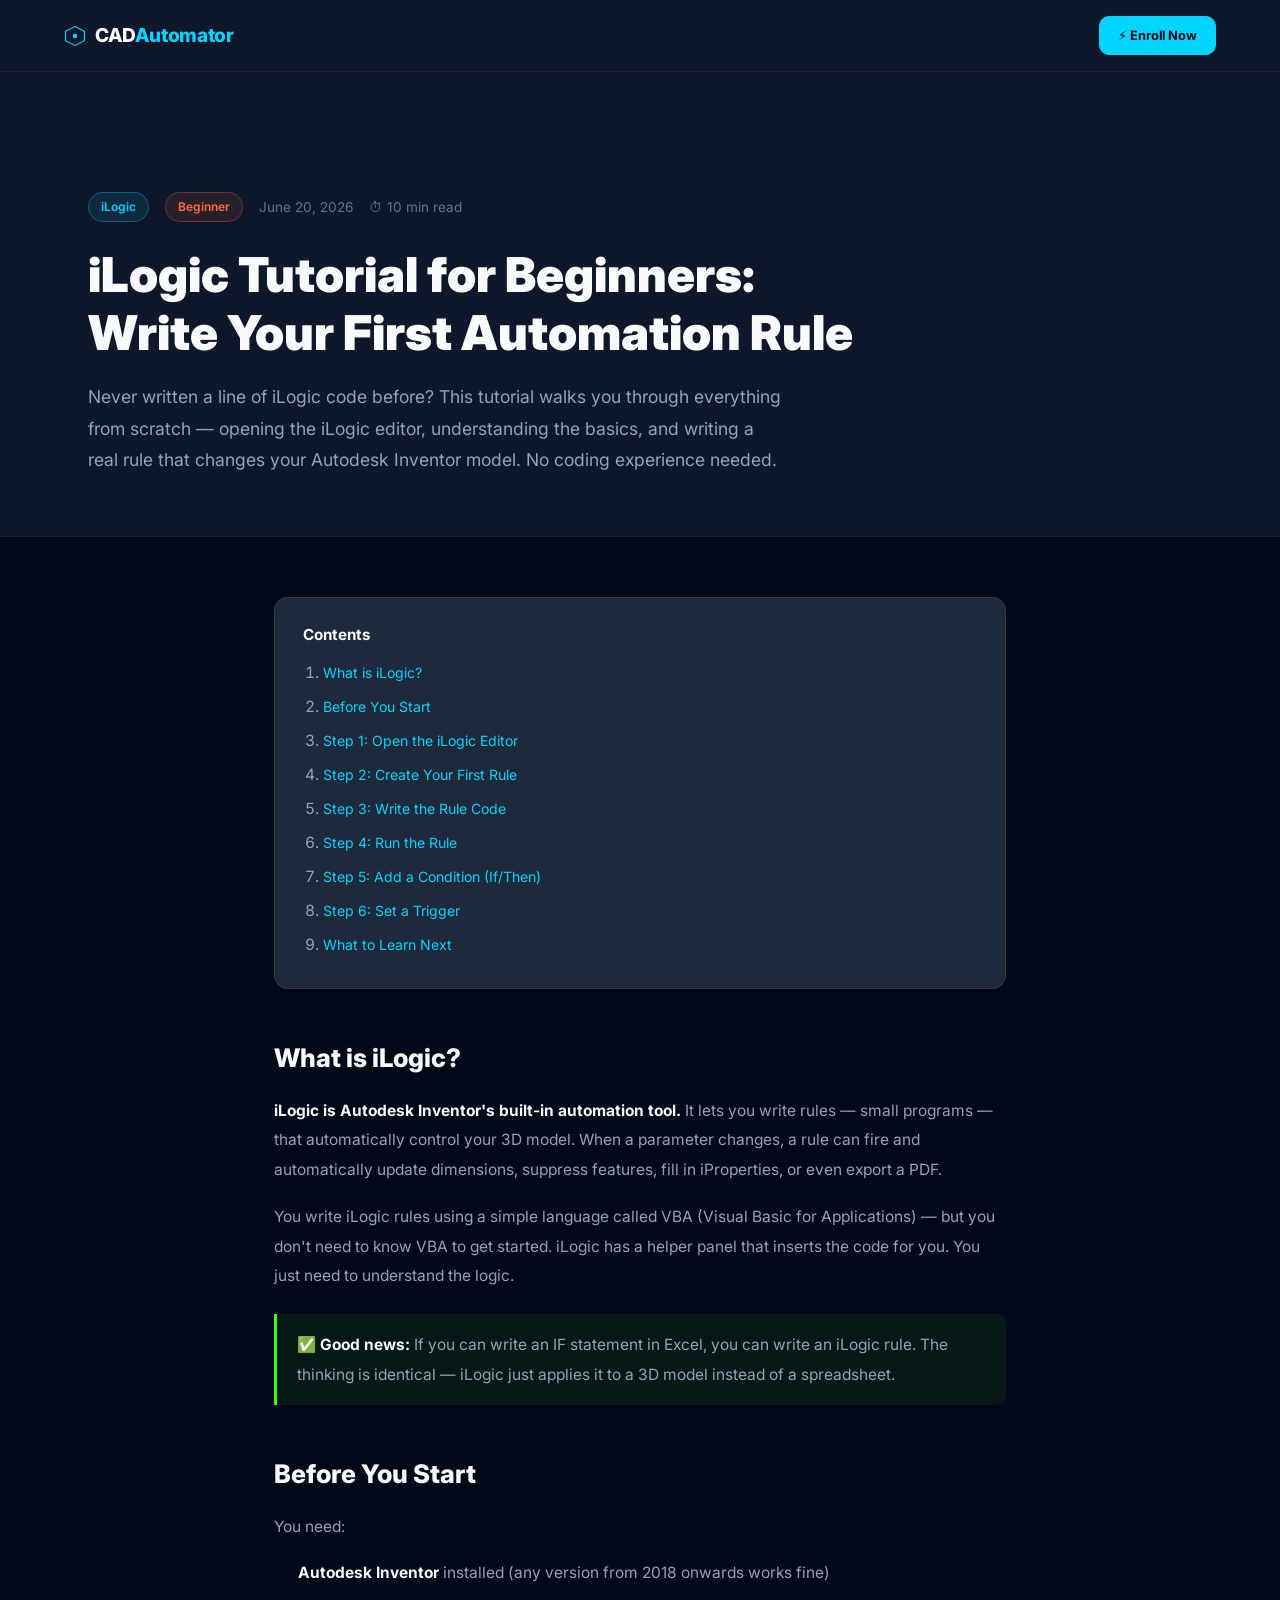
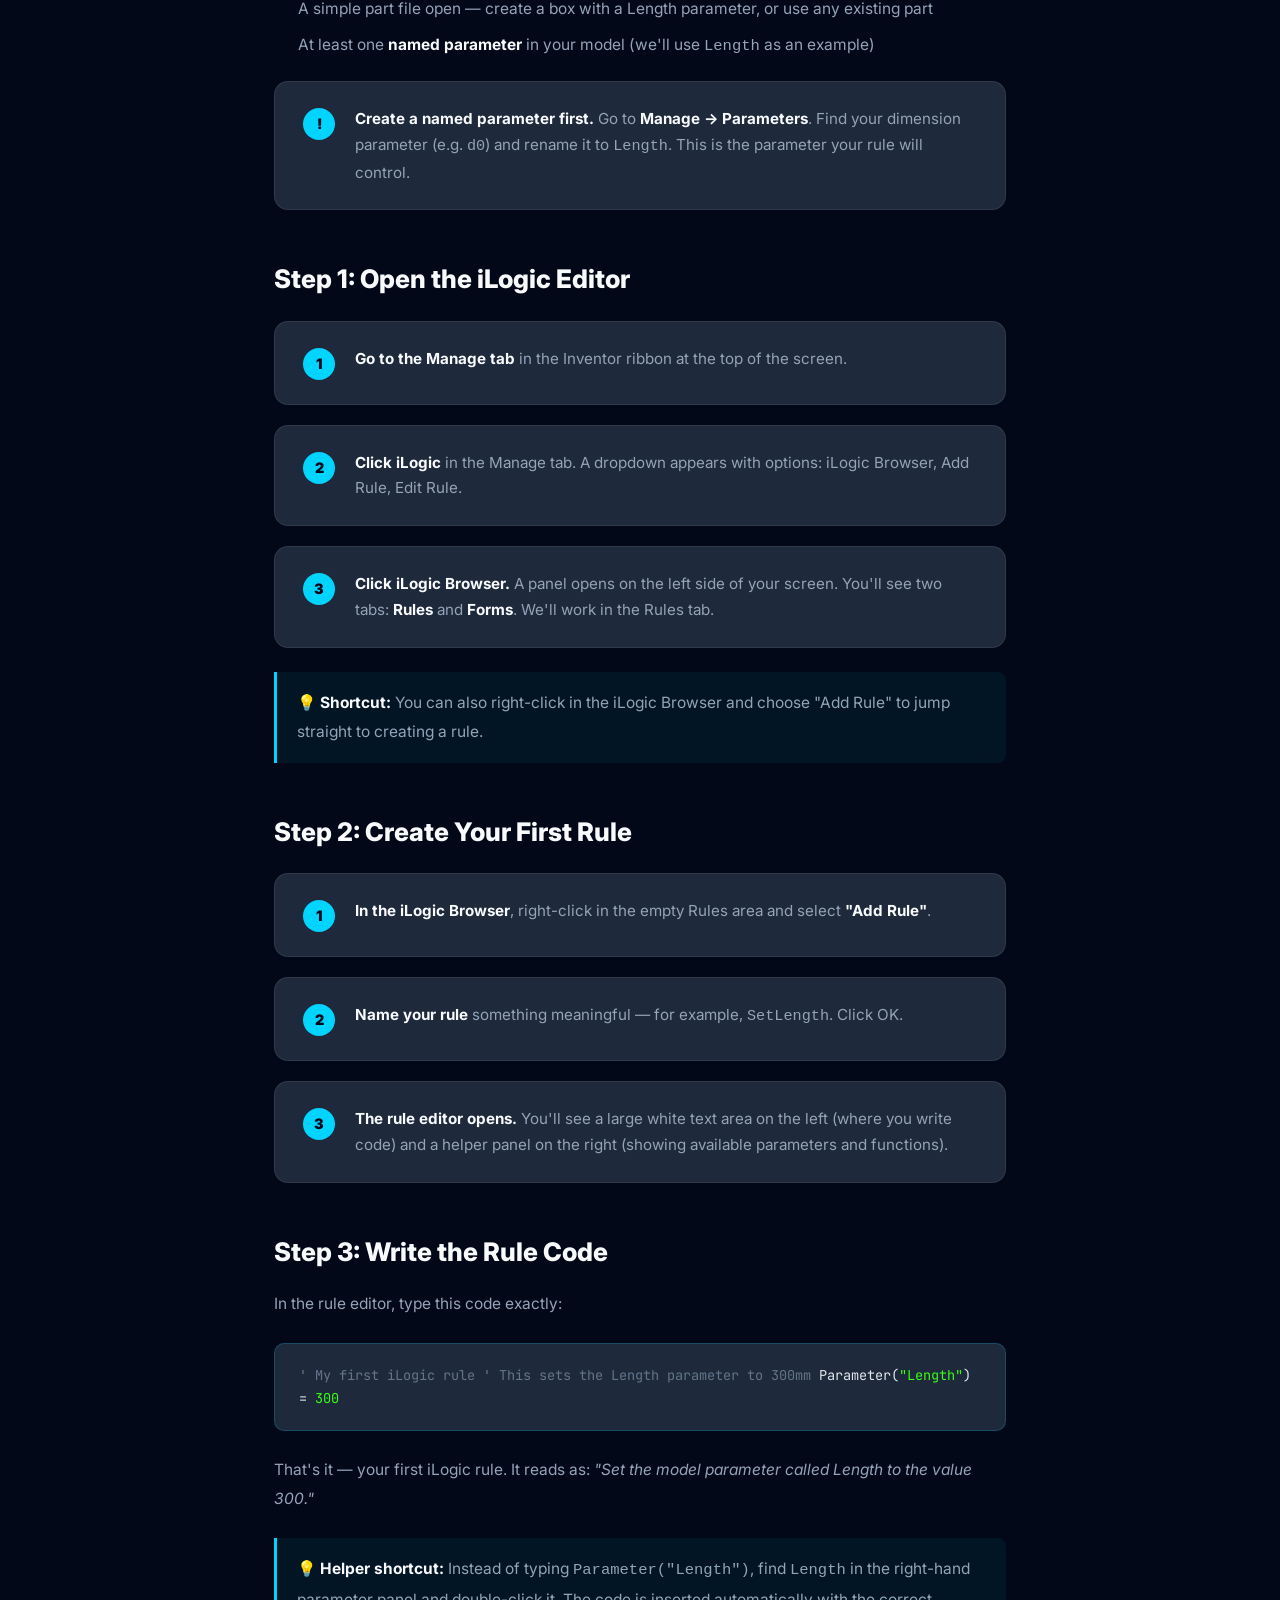
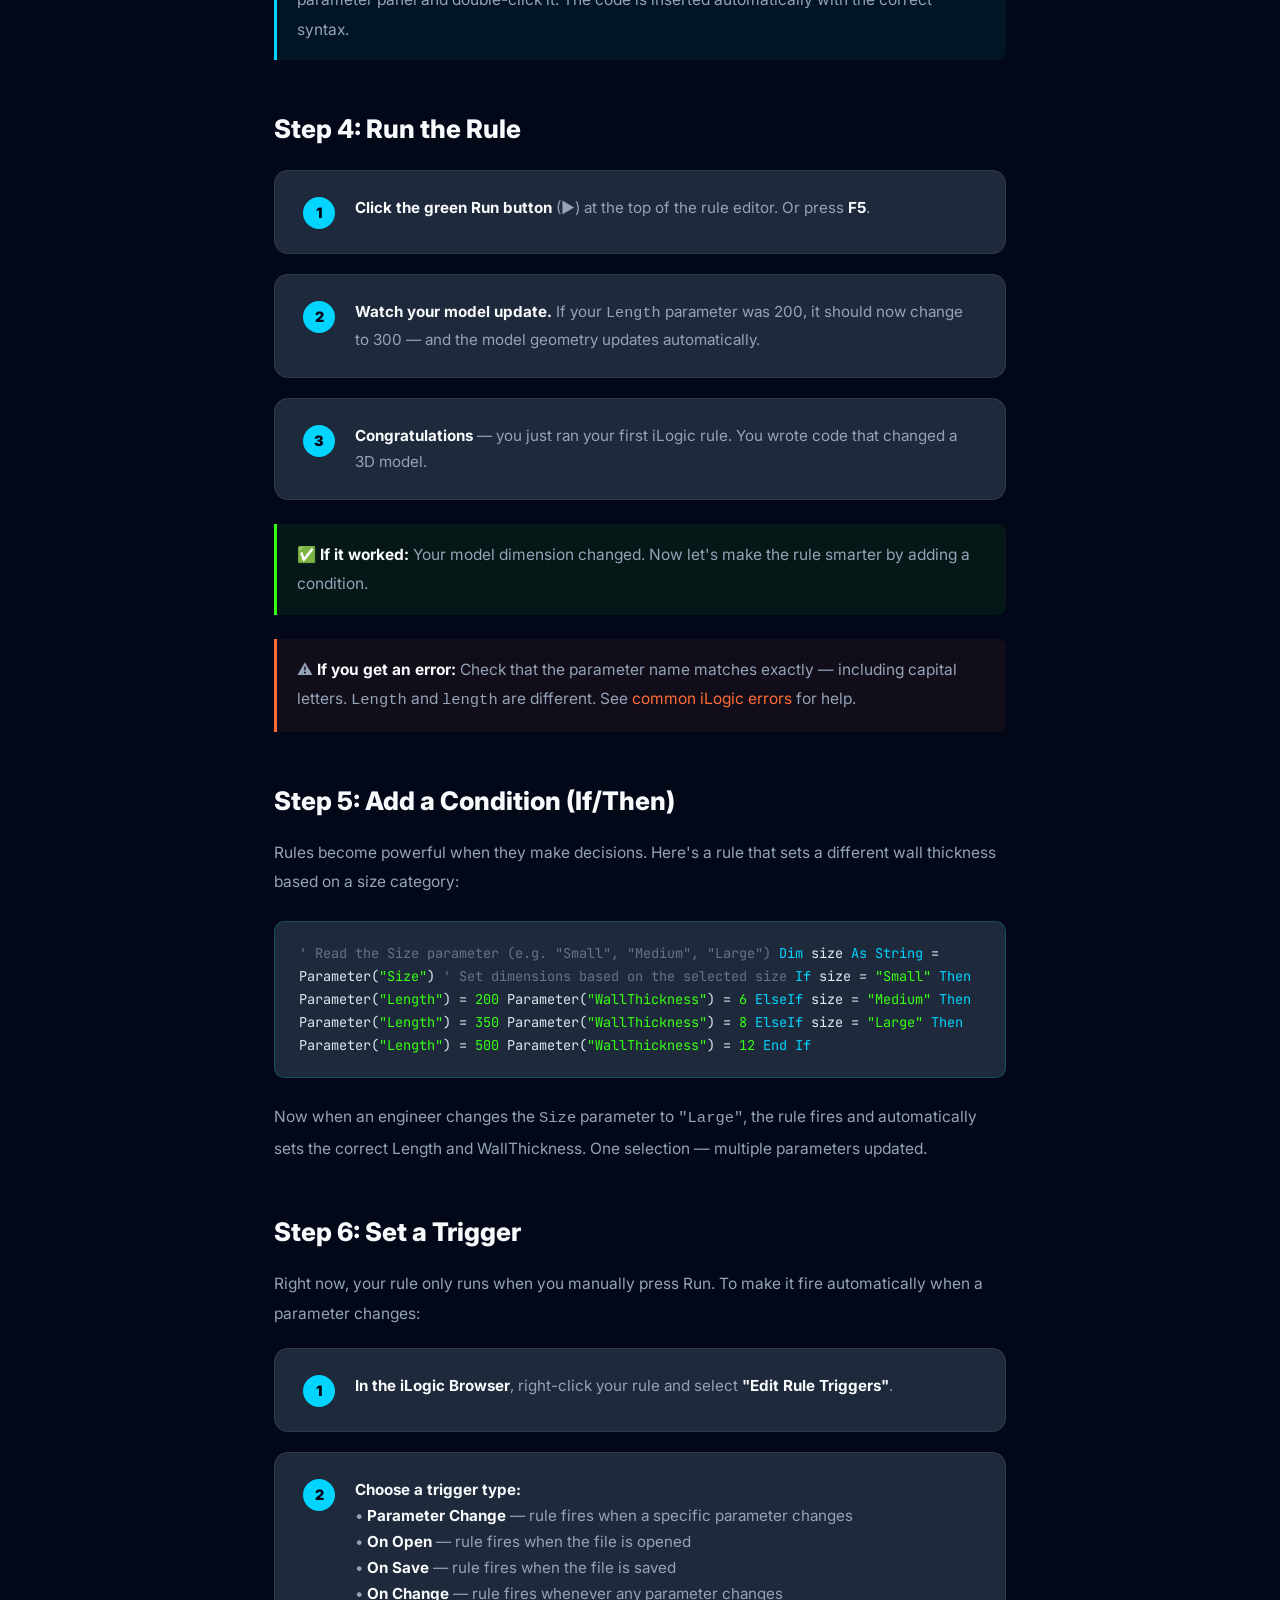
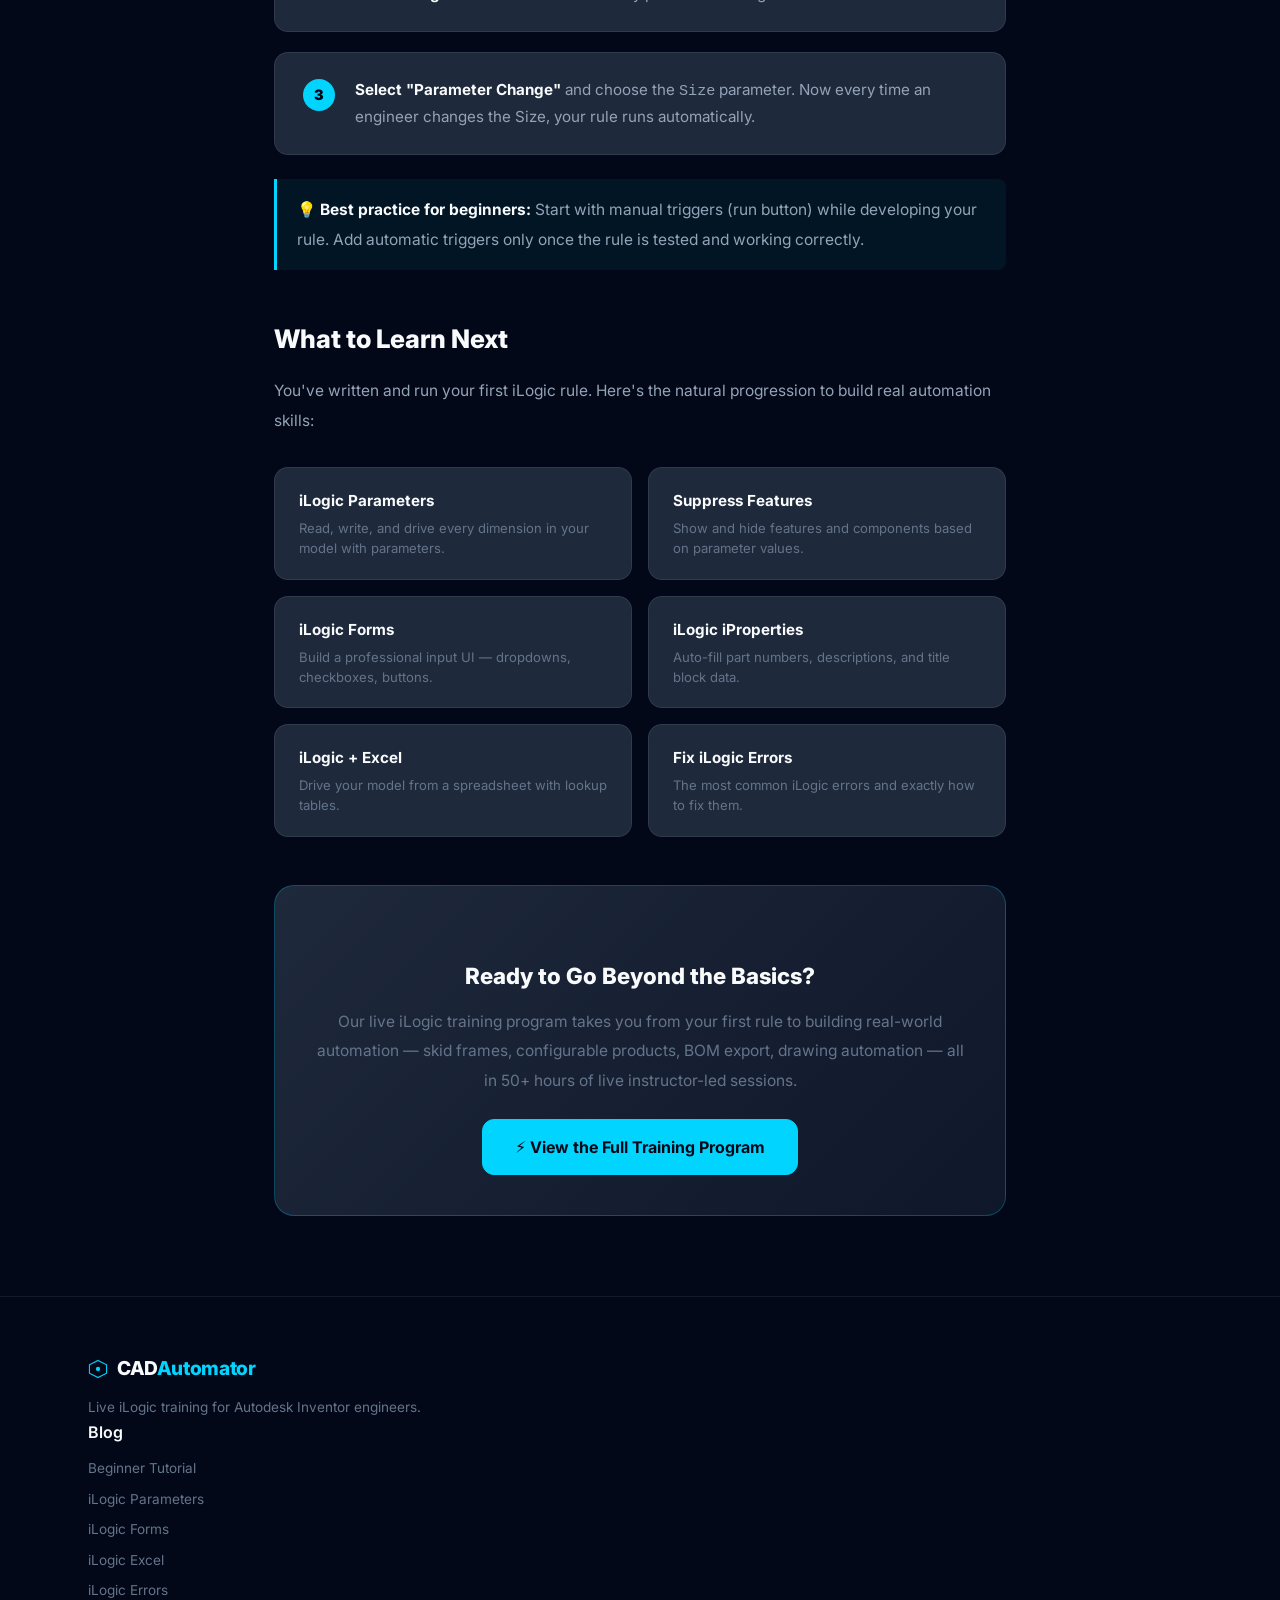
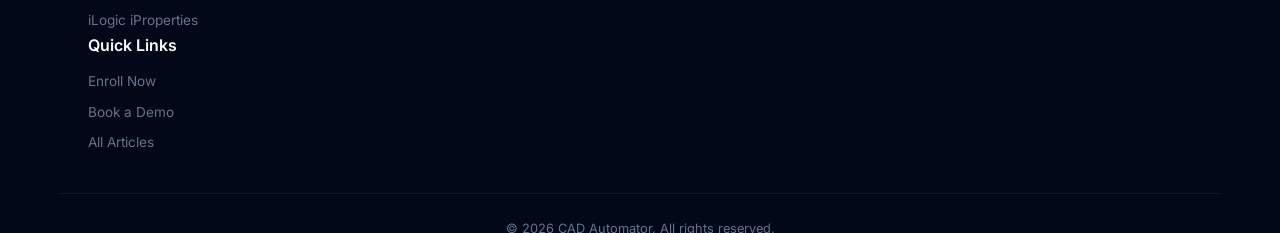
<file: blog/ilogic-beginner-tutorial.html>
<!DOCTYPE html>
<html lang="en">
<head>
  <meta charset="UTF-8" />
  <meta name="viewport" content="width=device-width, initial-scale=1.0" />
  <title>iLogic Tutorial for Beginners: Write Your First Automation Rule | CAD Automator</title>
  <meta name="description" content="Complete iLogic beginner tutorial for Autodesk Inventor. Learn what iLogic is, how to open the editor, write your first rule, and run it — step by step with no coding experience needed." />
  <meta name="keywords" content="ilogic beginner tutorial, ilogic for beginners, ilogic first rule, how to start ilogic, ilogic getting started, autodesk inventor ilogic tutorial beginners" />
  <link rel="canonical" href="https://cadautomator.com/blog/ilogic-beginner-tutorial" />
  <link rel="icon" type="image/svg+xml" href="/favicon.svg" />
  <meta property="og:title" content="iLogic Tutorial for Beginners: Write Your First Automation Rule" />
  <meta property="og:description" content="New to iLogic? This step-by-step beginner tutorial walks you through writing and running your first iLogic rule in Autodesk Inventor — no coding experience needed." />
  <meta property="og:url" content="https://cadautomator.com/blog/ilogic-beginner-tutorial" />
  <meta property="og:type" content="article" />
  <script type="application/ld+json">
  {
    "@context": "https://schema.org",
    "@type": "Article",
    "headline": "iLogic Tutorial for Beginners: Write Your First Automation Rule",
    "description": "Complete iLogic beginner tutorial for Autodesk Inventor. Learn what iLogic is, how to open the editor, write your first rule, and run it — step by step.",
    "author": { "@type": "Organization", "name": "CAD Automator", "url": "https://cadautomator.com" },
    "publisher": { "@type": "Organization", "name": "CAD Automator", "url": "https://cadautomator.com" },
    "datePublished": "2026-06-20",
    "mainEntityOfPage": "https://cadautomator.com/blog/ilogic-beginner-tutorial"
  }
  </script>
  <script async src="https://www.googletagmanager.com/gtag/js?id=G-97KYLBNP5W"></script>
  <script>window.dataLayer=window.dataLayer||[];function gtag(){dataLayer.push(arguments);}gtag('js',new Date());gtag('config','G-97KYLBNP5W');</script>
  <link rel="preconnect" href="https://fonts.googleapis.com" />
  <link href="https://fonts.googleapis.com/css2?family=Inter:wght@300;400;500;600;700;800;900&family=JetBrains+Mono:wght@400;600&display=swap" rel="stylesheet" />
  <link rel="stylesheet" href="../css/style.css" />
  <style>
    .blog-hero { padding: 120px 0 60px; background: var(--dark2); border-bottom: 1px solid rgba(255,255,255,.06); }
    .blog-meta { display:flex; gap:16px; align-items:center; margin-bottom:24px; flex-wrap:wrap; }
    .blog-tag { background:rgba(0,212,255,.1); color:var(--blue); border:1px solid rgba(0,212,255,.3); padding:4px 12px; border-radius:20px; font-size:.75rem; font-weight:600; }
    .blog-tag.orange { background:rgba(255,107,53,.1); color:var(--orange); border:1px solid rgba(255,107,53,.3); }
    .blog-date { color:var(--mid); font-size:.85rem; }
    .blog-read { color:var(--mid); font-size:.85rem; }
    .blog-title { font-size:clamp(1.8rem,4vw,3rem); font-weight:900; color:var(--white); line-height:1.2; margin-bottom:20px; }
    .blog-intro { font-size:1.1rem; color:var(--light); line-height:1.8; max-width:700px; }
    .blog-body { max-width:780px; margin:0 auto; padding:60px 24px 80px; }
    .blog-body h2 { font-size:1.6rem; font-weight:800; color:var(--white); margin:48px 0 16px; }
    .blog-body h3 { font-size:1.15rem; font-weight:700; color:var(--blue); margin:32px 0 12px; }
    .blog-body p { color:var(--light); line-height:1.9; margin-bottom:18px; font-size:.97rem; }
    .blog-body ul, .blog-body ol { padding-left:24px; margin-bottom:18px; }
    .blog-body li { color:var(--light); line-height:1.8; margin-bottom:8px; font-size:.97rem; }
    .blog-body strong { color:var(--white); }
    .blog-code { background:var(--dark3); border:1px solid rgba(0,212,255,.2); border-radius:10px; padding:20px 24px; font-family:'JetBrains Mono',monospace; font-size:.85rem; color:#e2e8f0; margin:24px 0; overflow-x:auto; line-height:1.7; }
    .blog-code .kw { color:#00d4ff; } .blog-code .str { color:#39ff14; } .blog-code .cm { color:#64748b; } .blog-code .fn { color:#ff6b35; }
    .blog-cta { background:linear-gradient(135deg,var(--dark3),var(--dark2)); border:1px solid rgba(0,212,255,.25); border-radius:20px; padding:40px; text-align:center; margin:48px 0 0; }
    .blog-cta h3 { font-size:1.4rem; font-weight:800; color:var(--white); margin-bottom:12px; }
    .blog-cta p { color:var(--mid); margin-bottom:24px; }
    .blog-nav-bar { background:var(--dark2); padding:16px 0; border-bottom:1px solid rgba(255,255,255,.06); }
    .blog-nav-inner { max-width:1200px; margin:0 auto; padding:0 24px; display:flex; justify-content:space-between; align-items:center; }
    .callout { background:rgba(0,212,255,.06); border-left:3px solid var(--blue); border-radius:0 8px 8px 0; padding:16px 20px; margin:24px 0; }
    .callout.orange { background:rgba(255,107,53,.06); border-left-color:var(--orange); }
    .callout.green { background:rgba(57,255,20,.06); border-left-color:#39ff14; }
    .callout p { margin:0; color:var(--light); }
    .step-box { background:var(--dark3); border:1px solid rgba(255,255,255,.08); border-radius:14px; padding:24px 28px; margin:20px 0; display:flex; gap:20px; align-items:flex-start; }
    .step-num { background:var(--blue); color:#020817; font-weight:900; font-size:.9rem; min-width:32px; height:32px; border-radius:50%; display:flex; align-items:center; justify-content:center; flex-shrink:0; margin-top:2px; }
    .step-box p { margin:0; color:var(--light); font-size:.95rem; line-height:1.7; }
    .step-box strong { color:var(--white); }
    .toc { background:var(--dark3); border:1px solid rgba(255,255,255,.08); border-radius:14px; padding:24px 28px; margin:0 0 40px; }
    .toc h4 { color:var(--white); font-size:.95rem; font-weight:700; margin:0 0 12px; }
    .toc ol { padding-left:20px; margin:0; }
    .toc li { margin-bottom:6px; }
    .toc a { color:var(--blue); text-decoration:none; font-size:.88rem; }
    .toc a:hover { text-decoration:underline; }
    .next-steps { display:grid; grid-template-columns:1fr 1fr; gap:16px; margin:32px 0; }
    .next-card { background:var(--dark3); border:1px solid rgba(255,255,255,.08); border-radius:14px; padding:20px 24px; text-decoration:none; transition:border-color .2s; }
    .next-card:hover { border-color:rgba(0,212,255,.4); }
    .next-card h4 { color:var(--white); font-size:.95rem; font-weight:700; margin:0 0 6px; }
    .next-card p { color:var(--mid); font-size:.82rem; margin:0; line-height:1.5; }
    @media(max-width:640px){
      .blog-hero { padding: 80px 0 40px; }
      .blog-title { font-size: 1.6rem; }
      .blog-body { padding: 40px 16px 60px; }
      .blog-code { padding: 14px 16px; font-size: .78rem; }
      .step-box { flex-direction:column; gap:12px; padding:18px; }
      .next-steps { grid-template-columns:1fr; }
    }
  </style>
</head>
<body>

<nav class="blog-nav-bar">
  <div class="blog-nav-inner">
    <a href="../index.html" class="logo"><svg width="22" height="22" viewBox="0 0 28 28" fill="none"><polygon points="14,2 26,8 26,20 14,26 2,20 2,8" fill="none" stroke="#00d4ff" stroke-width="1.5"/><circle cx="14" cy="14" r="3" fill="#00d4ff"/></svg><span>CAD<span class="logo-accent">Automator</span></span></a>
    <a href="../index.html" class="btn btn-neon" style="font-size:.8rem;padding:8px 18px">⚡ Enroll Now</a>
  </div>
</nav>

<section class="blog-hero">
  <div class="container">
    <div class="blog-meta">
      <span class="blog-tag">iLogic</span>
      <span class="blog-tag orange">Beginner</span>
      <span class="blog-date">June 20, 2026</span>
      <span class="blog-read">⏱ 10 min read</span>
    </div>
    <h1 class="blog-title">iLogic Tutorial for Beginners:<br>Write Your First Automation Rule</h1>
    <p class="blog-intro">Never written a line of iLogic code before? This tutorial walks you through everything from scratch — opening the iLogic editor, understanding the basics, and writing a real rule that changes your Autodesk Inventor model. No coding experience needed.</p>
  </div>
</section>

<article class="blog-body">

  <div class="toc">
    <h4>Contents</h4>
    <ol>
      <li><a href="#what-is-ilogic">What is iLogic?</a></li>
      <li><a href="#before-you-start">Before You Start</a></li>
      <li><a href="#open-editor">Step 1: Open the iLogic Editor</a></li>
      <li><a href="#create-rule">Step 2: Create Your First Rule</a></li>
      <li><a href="#write-code">Step 3: Write the Rule Code</a></li>
      <li><a href="#run-rule">Step 4: Run the Rule</a></li>
      <li><a href="#add-condition">Step 5: Add a Condition (If/Then)</a></li>
      <li><a href="#trigger">Step 6: Set a Trigger</a></li>
      <li><a href="#whats-next">What to Learn Next</a></li>
    </ol>
  </div>

  <h2 id="what-is-ilogic">What is iLogic?</h2>
  <p><strong>iLogic is Autodesk Inventor's built-in automation tool.</strong> It lets you write rules — small programs — that automatically control your 3D model. When a parameter changes, a rule can fire and automatically update dimensions, suppress features, fill in iProperties, or even export a PDF.</p>
  <p>You write iLogic rules using a simple language called VBA (Visual Basic for Applications) — but you don't need to know VBA to get started. iLogic has a helper panel that inserts the code for you. You just need to understand the logic.</p>

  <div class="callout green"><p>✅ <strong>Good news:</strong> If you can write an IF statement in Excel, you can write an iLogic rule. The thinking is identical — iLogic just applies it to a 3D model instead of a spreadsheet.</p></div>

  <h2 id="before-you-start">Before You Start</h2>
  <p>You need:</p>
  <ul>
    <li><strong>Autodesk Inventor</strong> installed (any version from 2018 onwards works fine)</li>
    <li>A simple part file open — create a box with a Length parameter, or use any existing part</li>
    <li>At least one <strong>named parameter</strong> in your model (we'll use <code>Length</code> as an example)</li>
  </ul>

  <div class="step-box">
    <div class="step-num">!</div>
    <p><strong>Create a named parameter first.</strong> Go to <strong>Manage → Parameters</strong>. Find your dimension parameter (e.g. <code>d0</code>) and rename it to <code>Length</code>. This is the parameter your rule will control.</p>
  </div>

  <h2 id="open-editor">Step 1: Open the iLogic Editor</h2>

  <div class="step-box">
    <div class="step-num">1</div>
    <p><strong>Go to the Manage tab</strong> in the Inventor ribbon at the top of the screen.</p>
  </div>
  <div class="step-box">
    <div class="step-num">2</div>
    <p><strong>Click iLogic</strong> in the Manage tab. A dropdown appears with options: iLogic Browser, Add Rule, Edit Rule.</p>
  </div>
  <div class="step-box">
    <div class="step-num">3</div>
    <p><strong>Click iLogic Browser.</strong> A panel opens on the left side of your screen. You'll see two tabs: <strong>Rules</strong> and <strong>Forms</strong>. We'll work in the Rules tab.</p>
  </div>

  <div class="callout"><p>💡 <strong>Shortcut:</strong> You can also right-click in the iLogic Browser and choose "Add Rule" to jump straight to creating a rule.</p></div>

  <h2 id="create-rule">Step 2: Create Your First Rule</h2>

  <div class="step-box">
    <div class="step-num">1</div>
    <p><strong>In the iLogic Browser</strong>, right-click in the empty Rules area and select <strong>"Add Rule"</strong>.</p>
  </div>
  <div class="step-box">
    <div class="step-num">2</div>
    <p><strong>Name your rule</strong> something meaningful — for example, <code>SetLength</code>. Click OK.</p>
  </div>
  <div class="step-box">
    <div class="step-num">3</div>
    <p><strong>The rule editor opens.</strong> You'll see a large white text area on the left (where you write code) and a helper panel on the right (showing available parameters and functions).</p>
  </div>

  <h2 id="write-code">Step 3: Write the Rule Code</h2>
  <p>In the rule editor, type this code exactly:</p>

  <div class="blog-code">
<span class="cm">' My first iLogic rule</span>
<span class="cm">' This sets the Length parameter to 300mm</span>

Parameter(<span class="str">"Length"</span>) = <span class="str">300</span>
  </div>

  <p>That's it — your first iLogic rule. It reads as: <em>"Set the model parameter called Length to the value 300."</em></p>

  <div class="callout"><p>💡 <strong>Helper shortcut:</strong> Instead of typing <code>Parameter("Length")</code>, find <code>Length</code> in the right-hand parameter panel and double-click it. The code is inserted automatically with the correct syntax.</p></div>

  <h2 id="run-rule">Step 4: Run the Rule</h2>

  <div class="step-box">
    <div class="step-num">1</div>
    <p><strong>Click the green Run button</strong> (▶) at the top of the rule editor. Or press <strong>F5</strong>.</p>
  </div>
  <div class="step-box">
    <div class="step-num">2</div>
    <p><strong>Watch your model update.</strong> If your <code>Length</code> parameter was 200, it should now change to 300 — and the model geometry updates automatically.</p>
  </div>
  <div class="step-box">
    <div class="step-num">3</div>
    <p><strong>Congratulations</strong> — you just ran your first iLogic rule. You wrote code that changed a 3D model.</p>
  </div>

  <div class="callout green"><p>✅ <strong>If it worked:</strong> Your model dimension changed. Now let's make the rule smarter by adding a condition.</p></div>
  <div class="callout orange"><p>⚠️ <strong>If you get an error:</strong> Check that the parameter name matches exactly — including capital letters. <code>Length</code> and <code>length</code> are different. See <a href="ilogic-errors-fix.html" style="color:var(--orange)">common iLogic errors</a> for help.</p></div>

  <h2 id="add-condition">Step 5: Add a Condition (If/Then)</h2>
  <p>Rules become powerful when they make decisions. Here's a rule that sets a different wall thickness based on a size category:</p>

  <div class="blog-code">
<span class="cm">' Read the Size parameter (e.g. "Small", "Medium", "Large")</span>
<span class="kw">Dim</span> size <span class="kw">As String</span> = Parameter(<span class="str">"Size"</span>)

<span class="cm">' Set dimensions based on the selected size</span>
<span class="kw">If</span> size = <span class="str">"Small"</span> <span class="kw">Then</span>
    Parameter(<span class="str">"Length"</span>)        = <span class="str">200</span>
    Parameter(<span class="str">"WallThickness"</span>) = <span class="str">6</span>

<span class="kw">ElseIf</span> size = <span class="str">"Medium"</span> <span class="kw">Then</span>
    Parameter(<span class="str">"Length"</span>)        = <span class="str">350</span>
    Parameter(<span class="str">"WallThickness"</span>) = <span class="str">8</span>

<span class="kw">ElseIf</span> size = <span class="str">"Large"</span> <span class="kw">Then</span>
    Parameter(<span class="str">"Length"</span>)        = <span class="str">500</span>
    Parameter(<span class="str">"WallThickness"</span>) = <span class="str">12</span>

<span class="kw">End If</span>
  </div>

  <p>Now when an engineer changes the <code>Size</code> parameter to <code>"Large"</code>, the rule fires and automatically sets the correct Length and WallThickness. One selection — multiple parameters updated.</p>

  <h2 id="trigger">Step 6: Set a Trigger</h2>
  <p>Right now, your rule only runs when you manually press Run. To make it fire automatically when a parameter changes:</p>

  <div class="step-box">
    <div class="step-num">1</div>
    <p><strong>In the iLogic Browser</strong>, right-click your rule and select <strong>"Edit Rule Triggers"</strong>.</p>
  </div>
  <div class="step-box">
    <div class="step-num">2</div>
    <p><strong>Choose a trigger type:</strong>
      <br>• <strong>Parameter Change</strong> — rule fires when a specific parameter changes
      <br>• <strong>On Open</strong> — rule fires when the file is opened
      <br>• <strong>On Save</strong> — rule fires when the file is saved
      <br>• <strong>On Change</strong> — rule fires whenever any parameter changes
    </p>
  </div>
  <div class="step-box">
    <div class="step-num">3</div>
    <p><strong>Select "Parameter Change"</strong> and choose the <code>Size</code> parameter. Now every time an engineer changes the Size, your rule runs automatically.</p>
  </div>

  <div class="callout"><p>💡 <strong>Best practice for beginners:</strong> Start with manual triggers (run button) while developing your rule. Add automatic triggers only once the rule is tested and working correctly.</p></div>

  <h2 id="whats-next">What to Learn Next</h2>
  <p>You've written and run your first iLogic rule. Here's the natural progression to build real automation skills:</p>

  <div class="next-steps">
    <a href="ilogic-parameters.html" class="next-card">
      <h4>iLogic Parameters</h4>
      <p>Read, write, and drive every dimension in your model with parameters.</p>
    </a>
    <a href="ilogic-suppress-features.html" class="next-card">
      <h4>Suppress Features</h4>
      <p>Show and hide features and components based on parameter values.</p>
    </a>
    <a href="ilogic-forms-guide.html" class="next-card">
      <h4>iLogic Forms</h4>
      <p>Build a professional input UI — dropdowns, checkboxes, buttons.</p>
    </a>
    <a href="ilogic-iproperties.html" class="next-card">
      <h4>iLogic iProperties</h4>
      <p>Auto-fill part numbers, descriptions, and title block data.</p>
    </a>
    <a href="ilogic-excel-integration.html" class="next-card">
      <h4>iLogic + Excel</h4>
      <p>Drive your model from a spreadsheet with lookup tables.</p>
    </a>
    <a href="ilogic-errors-fix.html" class="next-card">
      <h4>Fix iLogic Errors</h4>
      <p>The most common iLogic errors and exactly how to fix them.</p>
    </a>
  </div>

  <div class="blog-cta">
    <h3>Ready to Go Beyond the Basics?</h3>
    <p>Our live iLogic training program takes you from your first rule to building real-world automation — skid frames, configurable products, BOM export, drawing automation — all in 50+ hours of live instructor-led sessions.</p>
    <a href="../index.html" class="btn btn-neon btn-xl">⚡ View the Full Training Program</a>
  </div>

</article>

<footer class="footer">
  <div class="container footer-grid">
    <div>
      <a href="../index.html" class="logo"><svg width="20" height="20" viewBox="0 0 28 28" fill="none"><polygon points="14,2 26,8 26,20 14,26 2,20 2,8" fill="none" stroke="#00d4ff" stroke-width="1.5"/><circle cx="14" cy="14" r="3" fill="#00d4ff"/></svg><span>CAD<span class="logo-accent">Automator</span></span></a>
      <p style="color:var(--mid);font-size:.85rem;margin-top:12px;line-height:1.6">Live iLogic training for Autodesk Inventor engineers.</p>
    </div>
    <div>
      <p style="color:var(--white);font-weight:600;margin-bottom:12px">Blog</p>
      <a href="ilogic-beginner-tutorial.html" style="display:block;color:var(--mid);font-size:.85rem;margin-bottom:8px;text-decoration:none">Beginner Tutorial</a>
      <a href="ilogic-parameters.html" style="display:block;color:var(--mid);font-size:.85rem;margin-bottom:8px;text-decoration:none">iLogic Parameters</a>
      <a href="ilogic-forms-guide.html" style="display:block;color:var(--mid);font-size:.85rem;margin-bottom:8px;text-decoration:none">iLogic Forms</a>
      <a href="ilogic-excel-integration.html" style="display:block;color:var(--mid);font-size:.85rem;margin-bottom:8px;text-decoration:none">iLogic Excel</a>
      <a href="ilogic-errors-fix.html" style="display:block;color:var(--mid);font-size:.85rem;margin-bottom:8px;text-decoration:none">iLogic Errors</a>
      <a href="ilogic-iproperties.html" style="display:block;color:var(--mid);font-size:.85rem;text-decoration:none">iLogic iProperties</a>
    </div>
    <div>
      <p style="color:var(--white);font-weight:600;margin-bottom:12px">Quick Links</p>
      <a href="../index.html" style="display:block;color:var(--mid);font-size:.85rem;margin-bottom:8px;text-decoration:none">Enroll Now</a>
      <a href="../index.html" style="display:block;color:var(--mid);font-size:.85rem;margin-bottom:8px;text-decoration:none">Book a Demo</a>
      <a href="index.html" style="display:block;color:var(--mid);font-size:.85rem;text-decoration:none">All Articles</a>
    </div>
  </div>
  <div class="container" style="border-top:1px solid rgba(255,255,255,.06);margin-top:40px;padding-top:24px;text-align:center">
    <p style="color:var(--mid);font-size:.8rem">© 2026 CAD Automator. All rights reserved.</p>
  </div>
</footer>

</body>
</html>
</file>
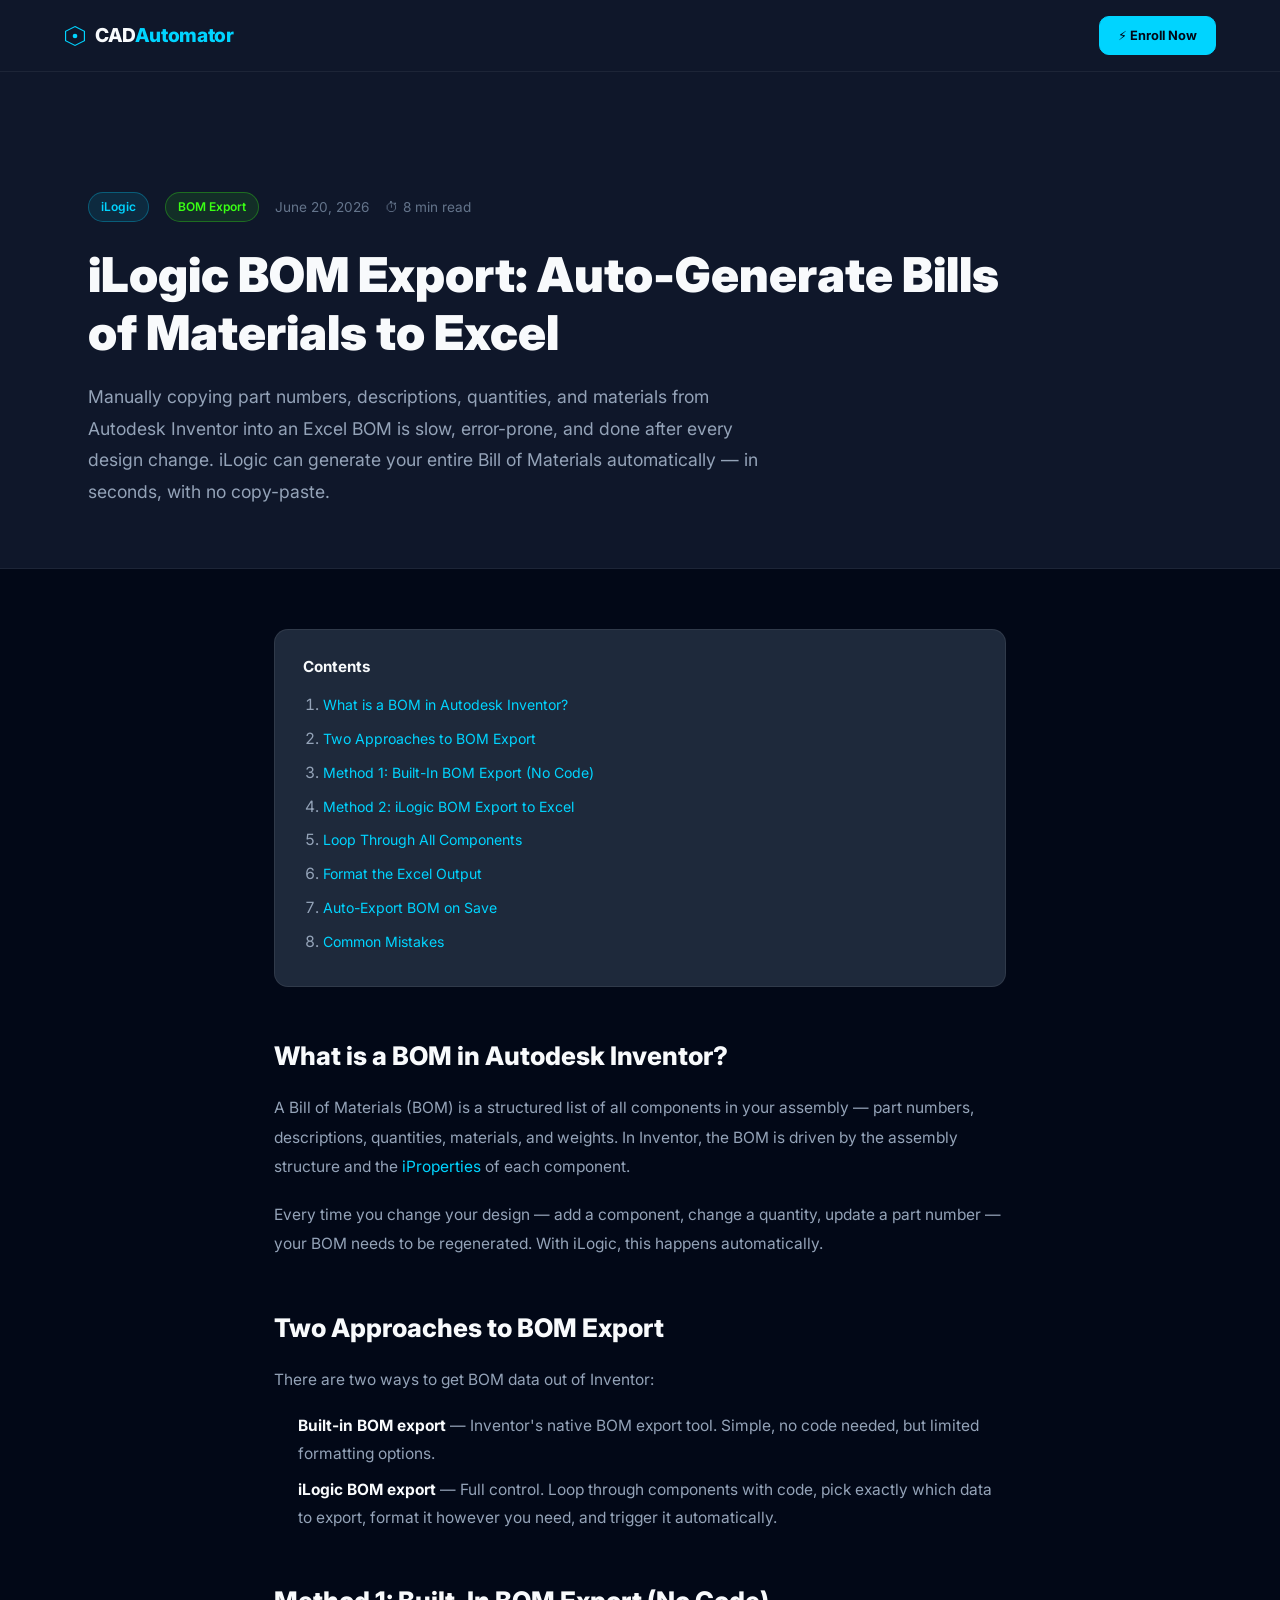
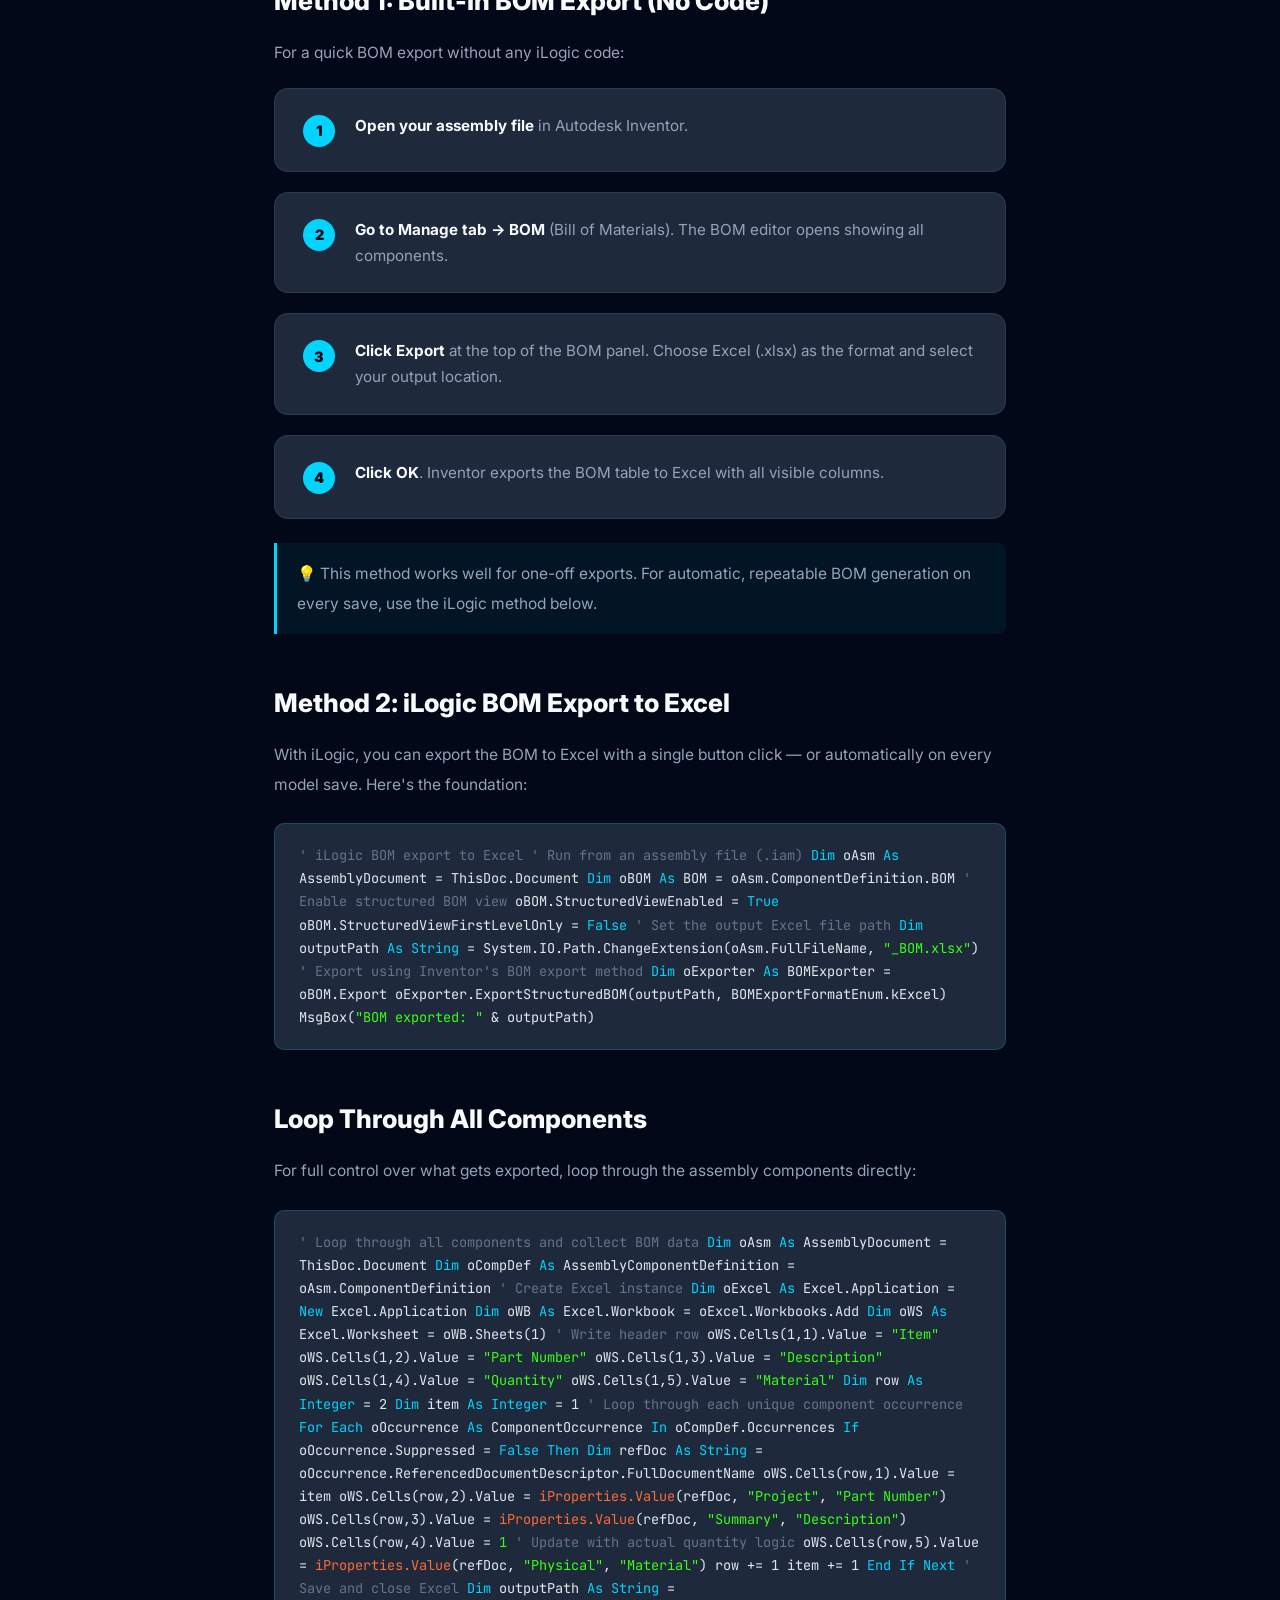
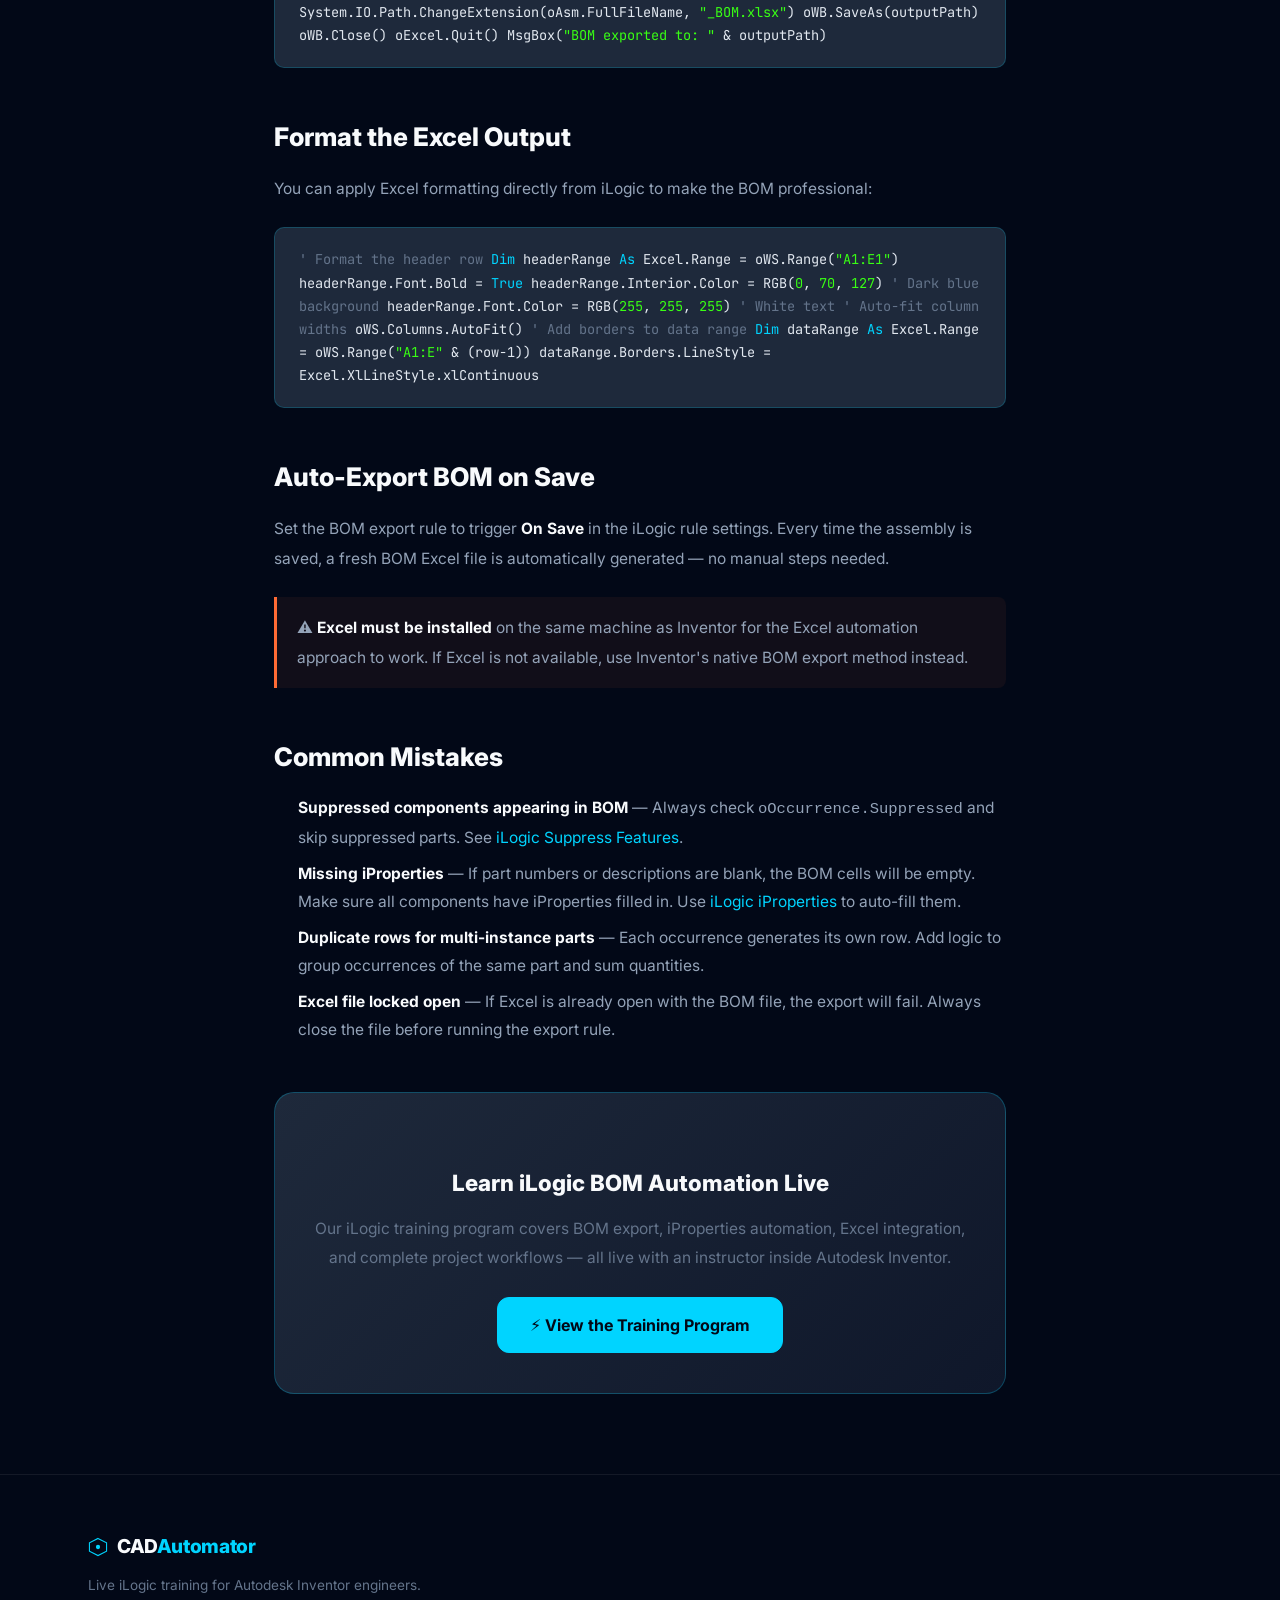
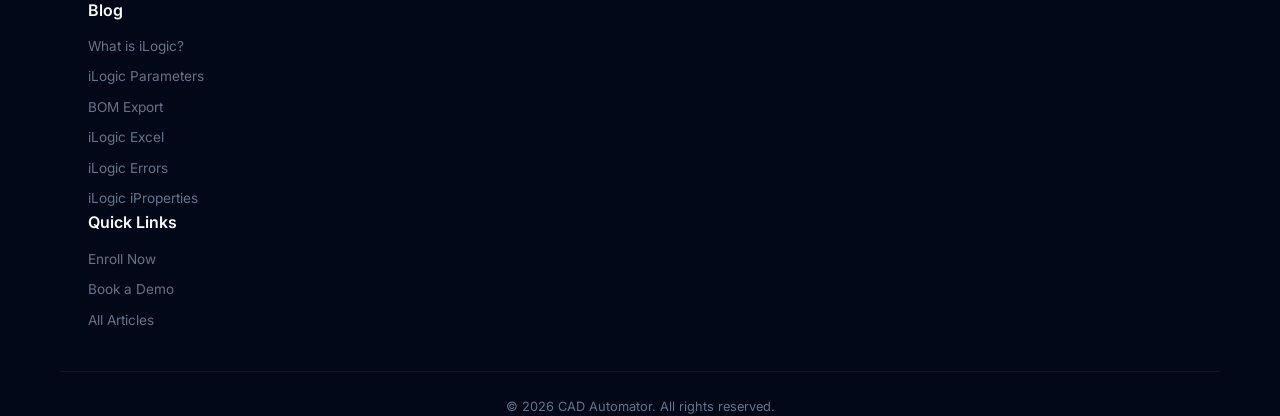
<file: blog/ilogic-bom-export.html>
<!DOCTYPE html>
<html lang="en">
<head>
  <meta charset="UTF-8" />
  <meta name="viewport" content="width=device-width, initial-scale=1.0" />
  <title>iLogic BOM Export: Auto-Generate Bills of Materials to Excel | CAD Automator</title>
  <meta name="description" content="Use iLogic to automatically export Bills of Materials from Autodesk Inventor to Excel. Learn how to extract BOM data, format it, and save it with real iLogic code." />
  <meta name="keywords" content="ilogic bom export, ilogic bill of materials, autodesk inventor bom ilogic, ilogic export bom excel, inventor bom automation, ilogic bom to excel" />
  <link rel="canonical" href="https://cadautomator.com/blog/ilogic-bom-export" />
  <link rel="icon" type="image/svg+xml" href="/favicon.svg" />
  <meta property="og:title" content="iLogic BOM Export: Auto-Generate Bills of Materials to Excel" />
  <meta property="og:description" content="Stop manually copying BOM data. Use iLogic to automatically export your Autodesk Inventor BOM to Excel with real code examples." />
  <meta property="og:url" content="https://cadautomator.com/blog/ilogic-bom-export" />
  <meta property="og:type" content="article" />
  <script type="application/ld+json">
  {
    "@context": "https://schema.org",
    "@type": "Article",
    "headline": "iLogic BOM Export: Auto-Generate Bills of Materials to Excel",
    "description": "Use iLogic to automatically export Bills of Materials from Autodesk Inventor to Excel.",
    "author": { "@type": "Organization", "name": "CAD Automator", "url": "https://cadautomator.com" },
    "publisher": { "@type": "Organization", "name": "CAD Automator", "url": "https://cadautomator.com" },
    "datePublished": "2026-06-20",
    "mainEntityOfPage": "https://cadautomator.com/blog/ilogic-bom-export"
  }
  </script>
  <script async src="https://www.googletagmanager.com/gtag/js?id=G-97KYLBNP5W"></script>
  <script>window.dataLayer=window.dataLayer||[];function gtag(){dataLayer.push(arguments);}gtag('js',new Date());gtag('config','G-97KYLBNP5W');</script>
  <link rel="preconnect" href="https://fonts.googleapis.com" />
  <link href="https://fonts.googleapis.com/css2?family=Inter:wght@300;400;500;600;700;800;900&family=JetBrains+Mono:wght@400;600&display=swap" rel="stylesheet" />
  <link rel="stylesheet" href="../css/style.css" />
  <style>
    .blog-hero { padding: 120px 0 60px; background: var(--dark2); border-bottom: 1px solid rgba(255,255,255,.06); }
    .blog-meta { display:flex; gap:16px; align-items:center; margin-bottom:24px; flex-wrap:wrap; }
    .blog-tag { background:rgba(0,212,255,.1); color:var(--blue); border:1px solid rgba(0,212,255,.3); padding:4px 12px; border-radius:20px; font-size:.75rem; font-weight:600; }
    .blog-tag.green { background:rgba(57,255,20,.1); color:#39ff14; border:1px solid rgba(57,255,20,.3); }
    .blog-date { color:var(--mid); font-size:.85rem; }
    .blog-read { color:var(--mid); font-size:.85rem; }
    .blog-title { font-size:clamp(1.8rem,4vw,3rem); font-weight:900; color:var(--white); line-height:1.2; margin-bottom:20px; }
    .blog-intro { font-size:1.1rem; color:var(--light); line-height:1.8; max-width:700px; }
    .blog-body { max-width:780px; margin:0 auto; padding:60px 24px 80px; }
    .blog-body h2 { font-size:1.6rem; font-weight:800; color:var(--white); margin:48px 0 16px; }
    .blog-body h3 { font-size:1.15rem; font-weight:700; color:var(--blue); margin:32px 0 12px; }
    .blog-body p { color:var(--light); line-height:1.9; margin-bottom:18px; font-size:.97rem; }
    .blog-body ul, .blog-body ol { padding-left:24px; margin-bottom:18px; }
    .blog-body li { color:var(--light); line-height:1.8; margin-bottom:8px; font-size:.97rem; }
    .blog-body strong { color:var(--white); }
    .blog-code { background:var(--dark3); border:1px solid rgba(0,212,255,.2); border-radius:10px; padding:20px 24px; font-family:'JetBrains Mono',monospace; font-size:.85rem; color:#e2e8f0; margin:24px 0; overflow-x:auto; line-height:1.7; }
    .blog-code .kw { color:#00d4ff; } .blog-code .str { color:#39ff14; } .blog-code .cm { color:#64748b; } .blog-code .fn { color:#ff6b35; }
    .blog-cta { background:linear-gradient(135deg,var(--dark3),var(--dark2)); border:1px solid rgba(0,212,255,.25); border-radius:20px; padding:40px; text-align:center; margin:48px 0 0; }
    .blog-cta h3 { font-size:1.4rem; font-weight:800; color:var(--white); margin-bottom:12px; }
    .blog-cta p { color:var(--mid); margin-bottom:24px; }
    .blog-nav-bar { background:var(--dark2); padding:16px 0; border-bottom:1px solid rgba(255,255,255,.06); }
    .blog-nav-inner { max-width:1200px; margin:0 auto; padding:0 24px; display:flex; justify-content:space-between; align-items:center; }
    .callout { background:rgba(0,212,255,.06); border-left:3px solid var(--blue); border-radius:0 8px 8px 0; padding:16px 20px; margin:24px 0; }
    .callout.orange { background:rgba(255,107,53,.06); border-left-color:var(--orange); }
    .callout p { margin:0; color:var(--light); }
    .step-box { background:var(--dark3); border:1px solid rgba(255,255,255,.08); border-radius:14px; padding:24px 28px; margin:20px 0; display:flex; gap:20px; align-items:flex-start; }
    .step-num { background:var(--blue); color:#020817; font-weight:900; font-size:.9rem; min-width:32px; height:32px; border-radius:50%; display:flex; align-items:center; justify-content:center; flex-shrink:0; margin-top:2px; }
    .step-box p { margin:0; color:var(--light); font-size:.95rem; line-height:1.7; }
    .step-box strong { color:var(--white); }
    .toc { background:var(--dark3); border:1px solid rgba(255,255,255,.08); border-radius:14px; padding:24px 28px; margin:0 0 40px; }
    .toc h4 { color:var(--white); font-size:.95rem; font-weight:700; margin:0 0 12px; }
    .toc ol { padding-left:20px; margin:0; }
    .toc li { margin-bottom:6px; }
    .toc a { color:var(--blue); text-decoration:none; font-size:.88rem; }
    .toc a:hover { text-decoration:underline; }
    @media(max-width:640px){
      .blog-hero { padding: 80px 0 40px; }
      .blog-title { font-size: 1.6rem; }
      .blog-body { padding: 40px 16px 60px; }
      .blog-code { padding: 14px 16px; font-size: .78rem; }
      .step-box { flex-direction:column; gap:12px; padding:18px; }
    }
  </style>
</head>
<body>

<nav class="blog-nav-bar">
  <div class="blog-nav-inner">
    <a href="../index.html" class="logo"><svg width="22" height="22" viewBox="0 0 28 28" fill="none"><polygon points="14,2 26,8 26,20 14,26 2,20 2,8" fill="none" stroke="#00d4ff" stroke-width="1.5"/><circle cx="14" cy="14" r="3" fill="#00d4ff"/></svg><span>CAD<span class="logo-accent">Automator</span></span></a>
    <a href="../index.html" class="btn btn-neon" style="font-size:.8rem;padding:8px 18px">⚡ Enroll Now</a>
  </div>
</nav>

<section class="blog-hero">
  <div class="container">
    <div class="blog-meta">
      <span class="blog-tag">iLogic</span>
      <span class="blog-tag green">BOM Export</span>
      <span class="blog-date">June 20, 2026</span>
      <span class="blog-read">⏱ 8 min read</span>
    </div>
    <h1 class="blog-title">iLogic BOM Export: Auto-Generate Bills<br>of Materials to Excel</h1>
    <p class="blog-intro">Manually copying part numbers, descriptions, quantities, and materials from Autodesk Inventor into an Excel BOM is slow, error-prone, and done after every design change. iLogic can generate your entire Bill of Materials automatically — in seconds, with no copy-paste.</p>
  </div>
</section>

<article class="blog-body">

  <div class="toc">
    <h4>Contents</h4>
    <ol>
      <li><a href="#what-is-bom">What is a BOM in Autodesk Inventor?</a></li>
      <li><a href="#two-approaches">Two Approaches to BOM Export</a></li>
      <li><a href="#built-in-export">Method 1: Built-In BOM Export (No Code)</a></li>
      <li><a href="#ilogic-export">Method 2: iLogic BOM Export to Excel</a></li>
      <li><a href="#loop-components">Loop Through All Components</a></li>
      <li><a href="#format-excel">Format the Excel Output</a></li>
      <li><a href="#trigger-on-save">Auto-Export BOM on Save</a></li>
      <li><a href="#common-mistakes">Common Mistakes</a></li>
    </ol>
  </div>

  <h2 id="what-is-bom">What is a BOM in Autodesk Inventor?</h2>
  <p>A Bill of Materials (BOM) is a structured list of all components in your assembly — part numbers, descriptions, quantities, materials, and weights. In Inventor, the BOM is driven by the assembly structure and the <a href="ilogic-iproperties.html" style="color:var(--blue)">iProperties</a> of each component.</p>
  <p>Every time you change your design — add a component, change a quantity, update a part number — your BOM needs to be regenerated. With iLogic, this happens automatically.</p>

  <h2 id="two-approaches">Two Approaches to BOM Export</h2>
  <p>There are two ways to get BOM data out of Inventor:</p>
  <ul>
    <li><strong>Built-in BOM export</strong> — Inventor's native BOM export tool. Simple, no code needed, but limited formatting options.</li>
    <li><strong>iLogic BOM export</strong> — Full control. Loop through components with code, pick exactly which data to export, format it however you need, and trigger it automatically.</li>
  </ul>

  <h2 id="built-in-export">Method 1: Built-In BOM Export (No Code)</h2>
  <p>For a quick BOM export without any iLogic code:</p>

  <div class="step-box">
    <div class="step-num">1</div>
    <p><strong>Open your assembly file</strong> in Autodesk Inventor.</p>
  </div>
  <div class="step-box">
    <div class="step-num">2</div>
    <p><strong>Go to Manage tab → BOM</strong> (Bill of Materials). The BOM editor opens showing all components.</p>
  </div>
  <div class="step-box">
    <div class="step-num">3</div>
    <p><strong>Click Export</strong> at the top of the BOM panel. Choose Excel (.xlsx) as the format and select your output location.</p>
  </div>
  <div class="step-box">
    <div class="step-num">4</div>
    <p><strong>Click OK</strong>. Inventor exports the BOM table to Excel with all visible columns.</p>
  </div>

  <div class="callout"><p>💡 This method works well for one-off exports. For automatic, repeatable BOM generation on every save, use the iLogic method below.</p></div>

  <h2 id="ilogic-export">Method 2: iLogic BOM Export to Excel</h2>
  <p>With iLogic, you can export the BOM to Excel with a single button click — or automatically on every model save. Here's the foundation:</p>

  <div class="blog-code">
<span class="cm">' iLogic BOM export to Excel</span>
<span class="cm">' Run from an assembly file (.iam)</span>

<span class="kw">Dim</span> oAsm <span class="kw">As</span> AssemblyDocument = ThisDoc.Document
<span class="kw">Dim</span> oBOM <span class="kw">As</span> BOM = oAsm.ComponentDefinition.BOM

<span class="cm">' Enable structured BOM view</span>
oBOM.StructuredViewEnabled = <span class="kw">True</span>
oBOM.StructuredViewFirstLevelOnly = <span class="kw">False</span>

<span class="cm">' Set the output Excel file path</span>
<span class="kw">Dim</span> outputPath <span class="kw">As String</span> = System.IO.Path.ChangeExtension(oAsm.FullFileName, <span class="str">"_BOM.xlsx"</span>)

<span class="cm">' Export using Inventor's BOM export method</span>
<span class="kw">Dim</span> oExporter <span class="kw">As</span> BOMExporter = oBOM.Export
oExporter.ExportStructuredBOM(outputPath, BOMExportFormatEnum.kExcel)

MsgBox(<span class="str">"BOM exported: "</span> &amp; outputPath)
  </div>

  <h2 id="loop-components">Loop Through All Components</h2>
  <p>For full control over what gets exported, loop through the assembly components directly:</p>

  <div class="blog-code">
<span class="cm">' Loop through all components and collect BOM data</span>
<span class="kw">Dim</span> oAsm <span class="kw">As</span> AssemblyDocument = ThisDoc.Document
<span class="kw">Dim</span> oCompDef <span class="kw">As</span> AssemblyComponentDefinition = oAsm.ComponentDefinition

<span class="cm">' Create Excel instance</span>
<span class="kw">Dim</span> oExcel <span class="kw">As</span> Excel.Application = <span class="kw">New</span> Excel.Application
<span class="kw">Dim</span> oWB <span class="kw">As</span> Excel.Workbook = oExcel.Workbooks.Add
<span class="kw">Dim</span> oWS <span class="kw">As</span> Excel.Worksheet = oWB.Sheets(1)

<span class="cm">' Write header row</span>
oWS.Cells(1,1).Value = <span class="str">"Item"</span>
oWS.Cells(1,2).Value = <span class="str">"Part Number"</span>
oWS.Cells(1,3).Value = <span class="str">"Description"</span>
oWS.Cells(1,4).Value = <span class="str">"Quantity"</span>
oWS.Cells(1,5).Value = <span class="str">"Material"</span>

<span class="kw">Dim</span> row <span class="kw">As Integer</span> = 2
<span class="kw">Dim</span> item <span class="kw">As Integer</span> = 1

<span class="cm">' Loop through each unique component occurrence</span>
<span class="kw">For Each</span> oOccurrence <span class="kw">As</span> ComponentOccurrence <span class="kw">In</span> oCompDef.Occurrences
    <span class="kw">If</span> oOccurrence.Suppressed = <span class="kw">False</span> <span class="kw">Then</span>
        <span class="kw">Dim</span> refDoc <span class="kw">As String</span> = oOccurrence.ReferencedDocumentDescriptor.FullDocumentName

        oWS.Cells(row,1).Value = item
        oWS.Cells(row,2).Value = <span class="fn">iProperties.Value</span>(refDoc, <span class="str">"Project"</span>, <span class="str">"Part Number"</span>)
        oWS.Cells(row,3).Value = <span class="fn">iProperties.Value</span>(refDoc, <span class="str">"Summary"</span>, <span class="str">"Description"</span>)
        oWS.Cells(row,4).Value = <span class="str">1</span>  <span class="cm">' Update with actual quantity logic</span>
        oWS.Cells(row,5).Value = <span class="fn">iProperties.Value</span>(refDoc, <span class="str">"Physical"</span>, <span class="str">"Material"</span>)

        row += 1
        item += 1
    <span class="kw">End If</span>
<span class="kw">Next</span>

<span class="cm">' Save and close Excel</span>
<span class="kw">Dim</span> outputPath <span class="kw">As String</span> = System.IO.Path.ChangeExtension(oAsm.FullFileName, <span class="str">"_BOM.xlsx"</span>)
oWB.SaveAs(outputPath)
oWB.Close()
oExcel.Quit()

MsgBox(<span class="str">"BOM exported to: "</span> &amp; outputPath)
  </div>

  <h2 id="format-excel">Format the Excel Output</h2>
  <p>You can apply Excel formatting directly from iLogic to make the BOM professional:</p>

  <div class="blog-code">
<span class="cm">' Format the header row</span>
<span class="kw">Dim</span> headerRange <span class="kw">As</span> Excel.Range = oWS.Range(<span class="str">"A1:E1"</span>)
headerRange.Font.Bold = <span class="kw">True</span>
headerRange.Interior.Color = RGB(<span class="str">0</span>, <span class="str">70</span>, <span class="str">127</span>)   <span class="cm">' Dark blue background</span>
headerRange.Font.Color = RGB(<span class="str">255</span>, <span class="str">255</span>, <span class="str">255</span>) <span class="cm">' White text</span>

<span class="cm">' Auto-fit column widths</span>
oWS.Columns.AutoFit()

<span class="cm">' Add borders to data range</span>
<span class="kw">Dim</span> dataRange <span class="kw">As</span> Excel.Range = oWS.Range(<span class="str">"A1:E"</span> &amp; (row-1))
dataRange.Borders.LineStyle = Excel.XlLineStyle.xlContinuous
  </div>

  <h2 id="trigger-on-save">Auto-Export BOM on Save</h2>
  <p>Set the BOM export rule to trigger <strong>On Save</strong> in the iLogic rule settings. Every time the assembly is saved, a fresh BOM Excel file is automatically generated — no manual steps needed.</p>

  <div class="callout orange"><p>⚠️ <strong>Excel must be installed</strong> on the same machine as Inventor for the Excel automation approach to work. If Excel is not available, use Inventor's native BOM export method instead.</p></div>

  <h2 id="common-mistakes">Common Mistakes</h2>
  <ul>
    <li><strong>Suppressed components appearing in BOM</strong> — Always check <code>oOccurrence.Suppressed</code> and skip suppressed parts. See <a href="ilogic-suppress-features.html" style="color:var(--blue)">iLogic Suppress Features</a>.</li>
    <li><strong>Missing iProperties</strong> — If part numbers or descriptions are blank, the BOM cells will be empty. Make sure all components have iProperties filled in. Use <a href="ilogic-iproperties.html" style="color:var(--blue)">iLogic iProperties</a> to auto-fill them.</li>
    <li><strong>Duplicate rows for multi-instance parts</strong> — Each occurrence generates its own row. Add logic to group occurrences of the same part and sum quantities.</li>
    <li><strong>Excel file locked open</strong> — If Excel is already open with the BOM file, the export will fail. Always close the file before running the export rule.</li>
  </ul>

  <div class="blog-cta">
    <h3>Learn iLogic BOM Automation Live</h3>
    <p>Our iLogic training program covers BOM export, iProperties automation, Excel integration, and complete project workflows — all live with an instructor inside Autodesk Inventor.</p>
    <a href="../index.html" class="btn btn-neon btn-xl">⚡ View the Training Program</a>
  </div>

</article>

<footer class="footer">
  <div class="container footer-grid">
    <div>
      <a href="../index.html" class="logo"><svg width="20" height="20" viewBox="0 0 28 28" fill="none"><polygon points="14,2 26,8 26,20 14,26 2,20 2,8" fill="none" stroke="#00d4ff" stroke-width="1.5"/><circle cx="14" cy="14" r="3" fill="#00d4ff"/></svg><span>CAD<span class="logo-accent">Automator</span></span></a>
      <p style="color:var(--mid);font-size:.85rem;margin-top:12px;line-height:1.6">Live iLogic training for Autodesk Inventor engineers.</p>
    </div>
    <div>
      <p style="color:var(--white);font-weight:600;margin-bottom:12px">Blog</p>
      <a href="what-is-ilogic.html" style="display:block;color:var(--mid);font-size:.85rem;margin-bottom:8px;text-decoration:none">What is iLogic?</a>
      <a href="ilogic-parameters.html" style="display:block;color:var(--mid);font-size:.85rem;margin-bottom:8px;text-decoration:none">iLogic Parameters</a>
      <a href="ilogic-bom-export.html" style="display:block;color:var(--mid);font-size:.85rem;margin-bottom:8px;text-decoration:none">BOM Export</a>
      <a href="ilogic-excel-integration.html" style="display:block;color:var(--mid);font-size:.85rem;margin-bottom:8px;text-decoration:none">iLogic Excel</a>
      <a href="ilogic-errors-fix.html" style="display:block;color:var(--mid);font-size:.85rem;margin-bottom:8px;text-decoration:none">iLogic Errors</a>
      <a href="ilogic-iproperties.html" style="display:block;color:var(--mid);font-size:.85rem;text-decoration:none">iLogic iProperties</a>
    </div>
    <div>
      <p style="color:var(--white);font-weight:600;margin-bottom:12px">Quick Links</p>
      <a href="../index.html" style="display:block;color:var(--mid);font-size:.85rem;margin-bottom:8px;text-decoration:none">Enroll Now</a>
      <a href="../index.html" style="display:block;color:var(--mid);font-size:.85rem;margin-bottom:8px;text-decoration:none">Book a Demo</a>
      <a href="index.html" style="display:block;color:var(--mid);font-size:.85rem;text-decoration:none">All Articles</a>
    </div>
  </div>
  <div class="container" style="border-top:1px solid rgba(255,255,255,.06);margin-top:40px;padding-top:24px;text-align:center">
    <p style="color:var(--mid);font-size:.8rem">© 2026 CAD Automator. All rights reserved.</p>
  </div>
</footer>

</body>
</html>
</file>
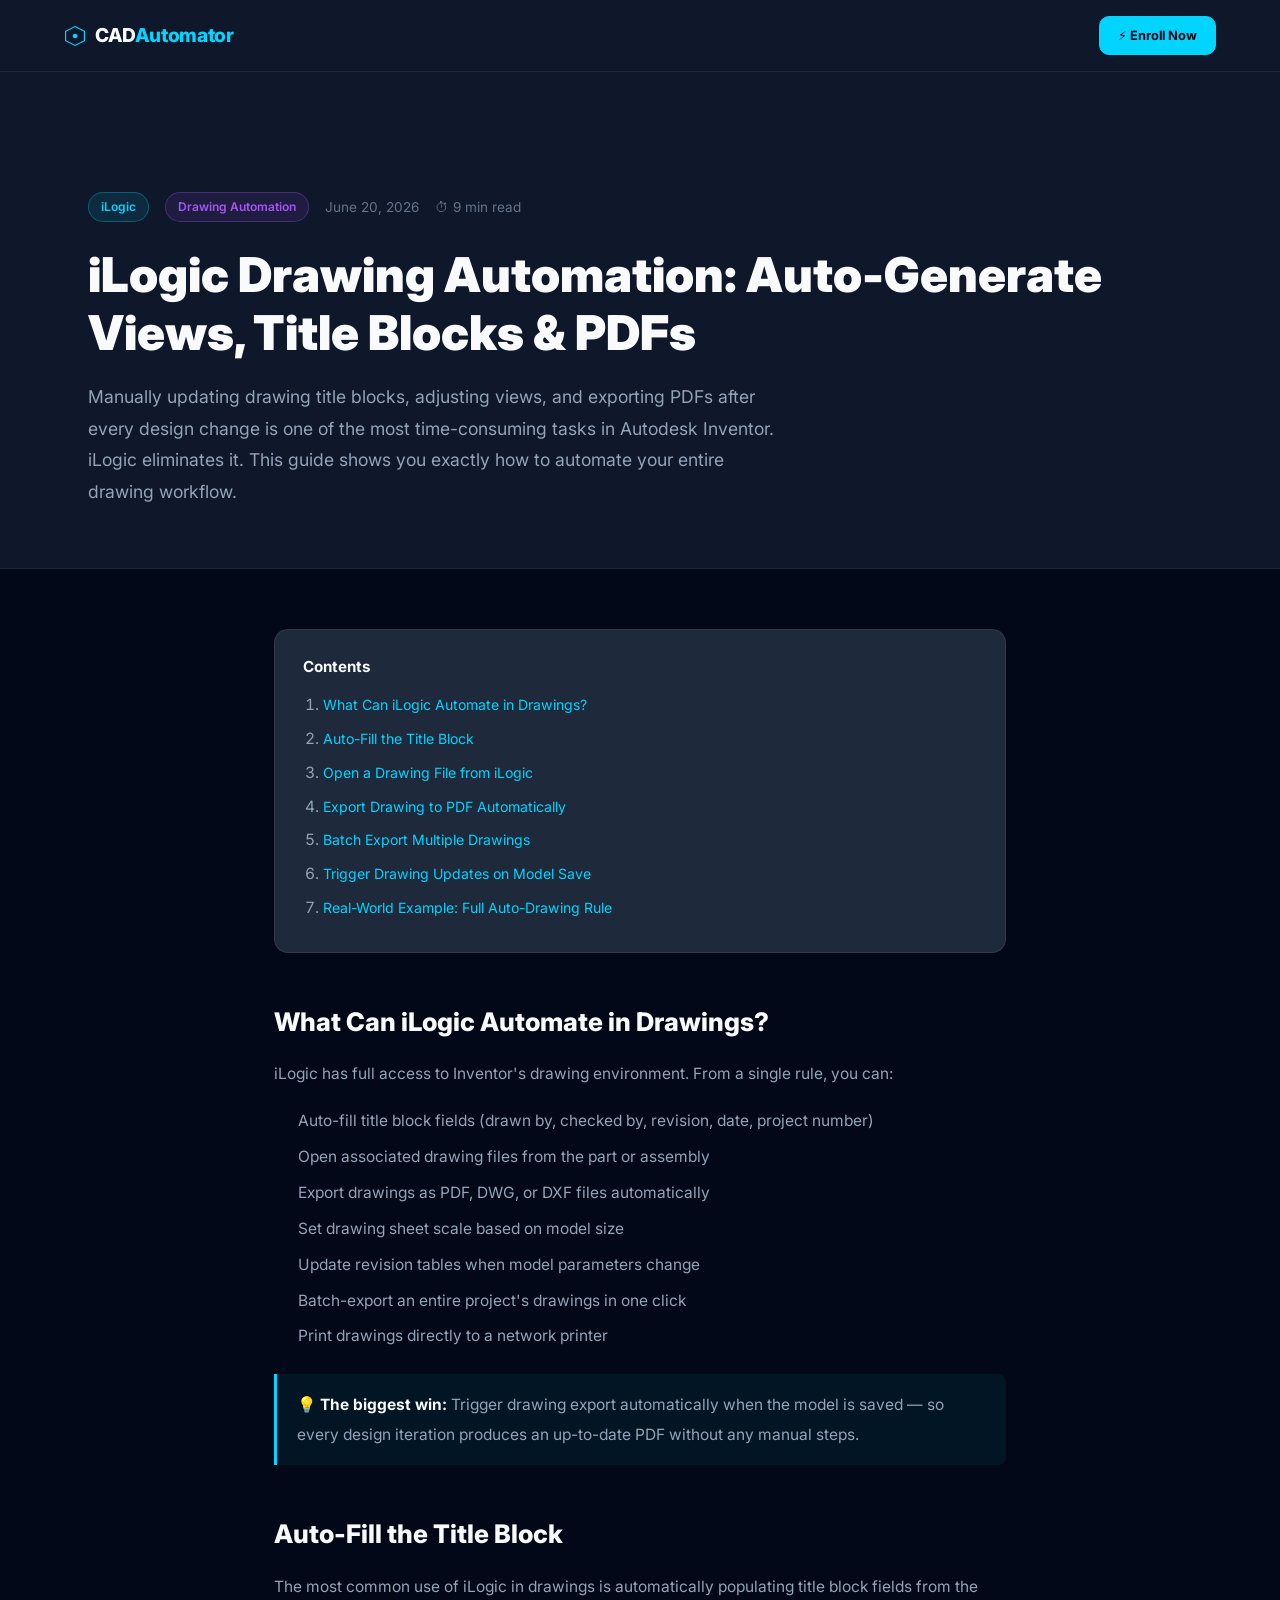
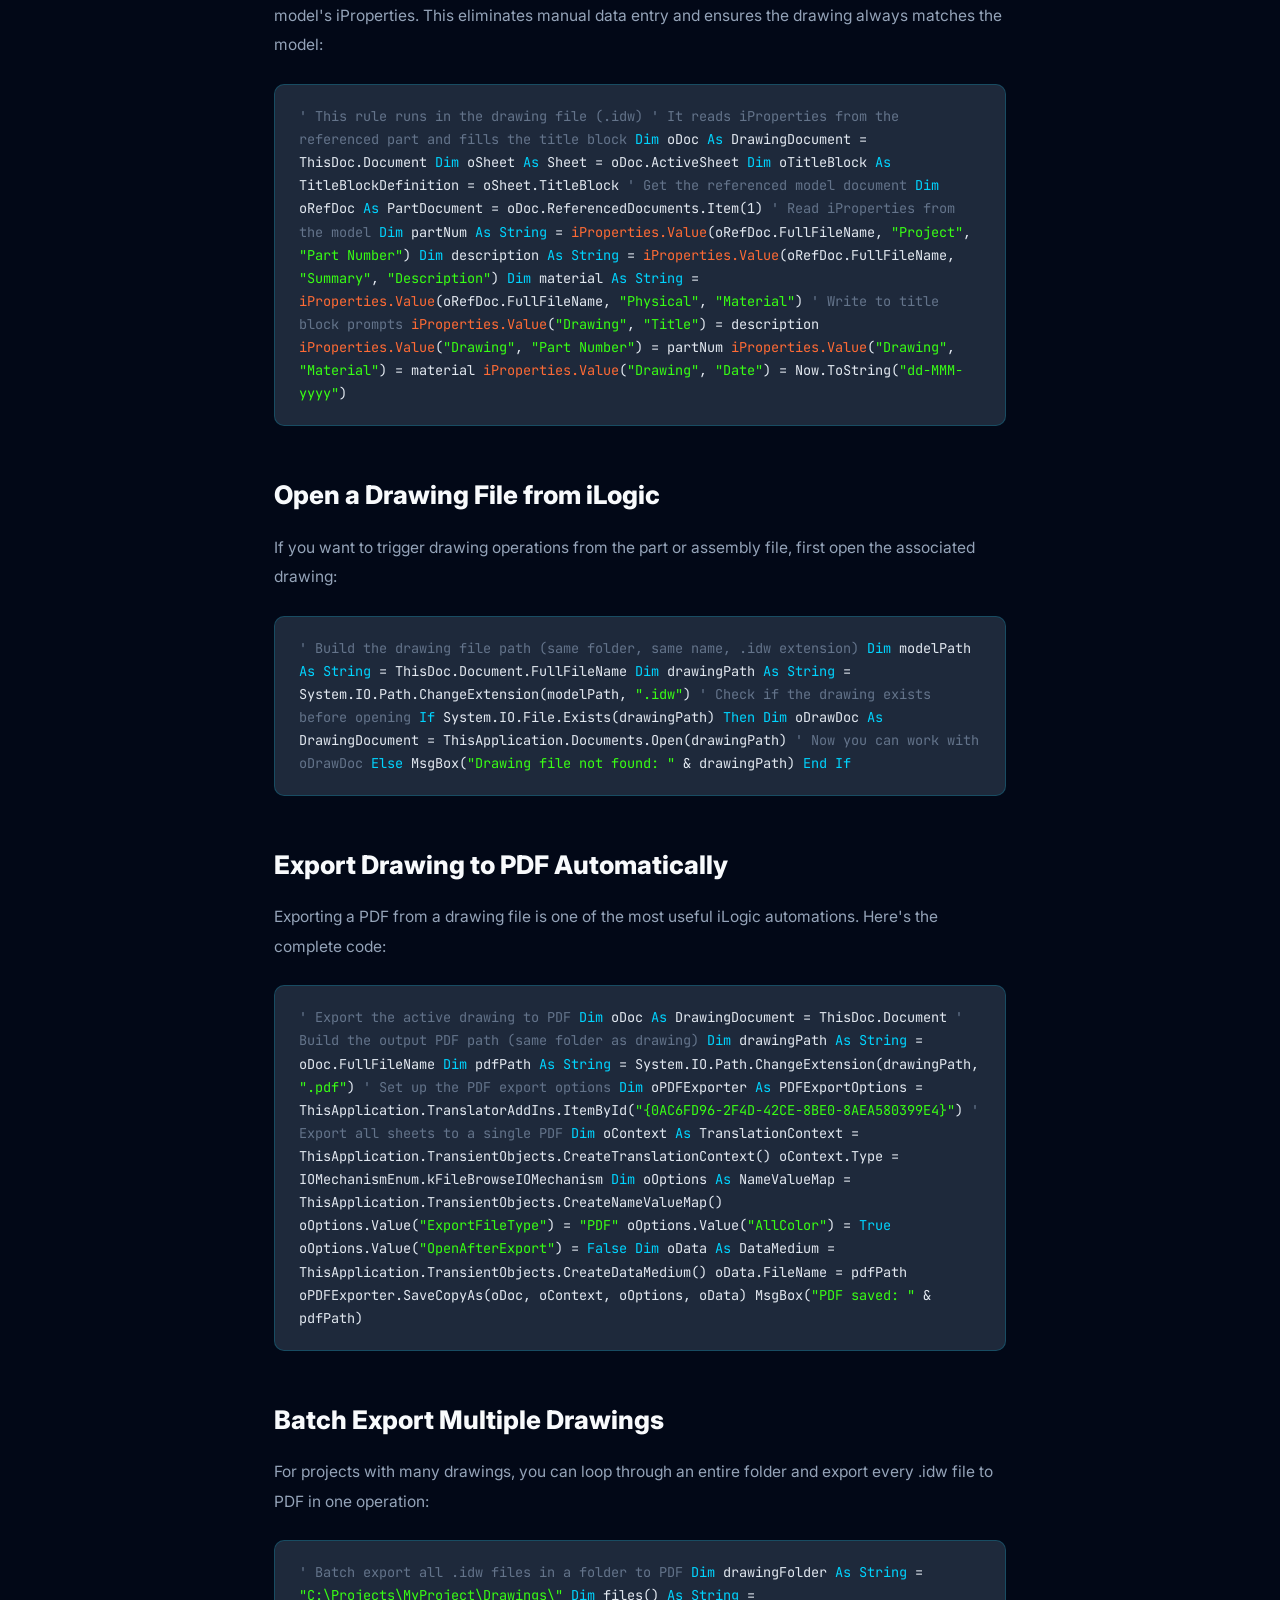
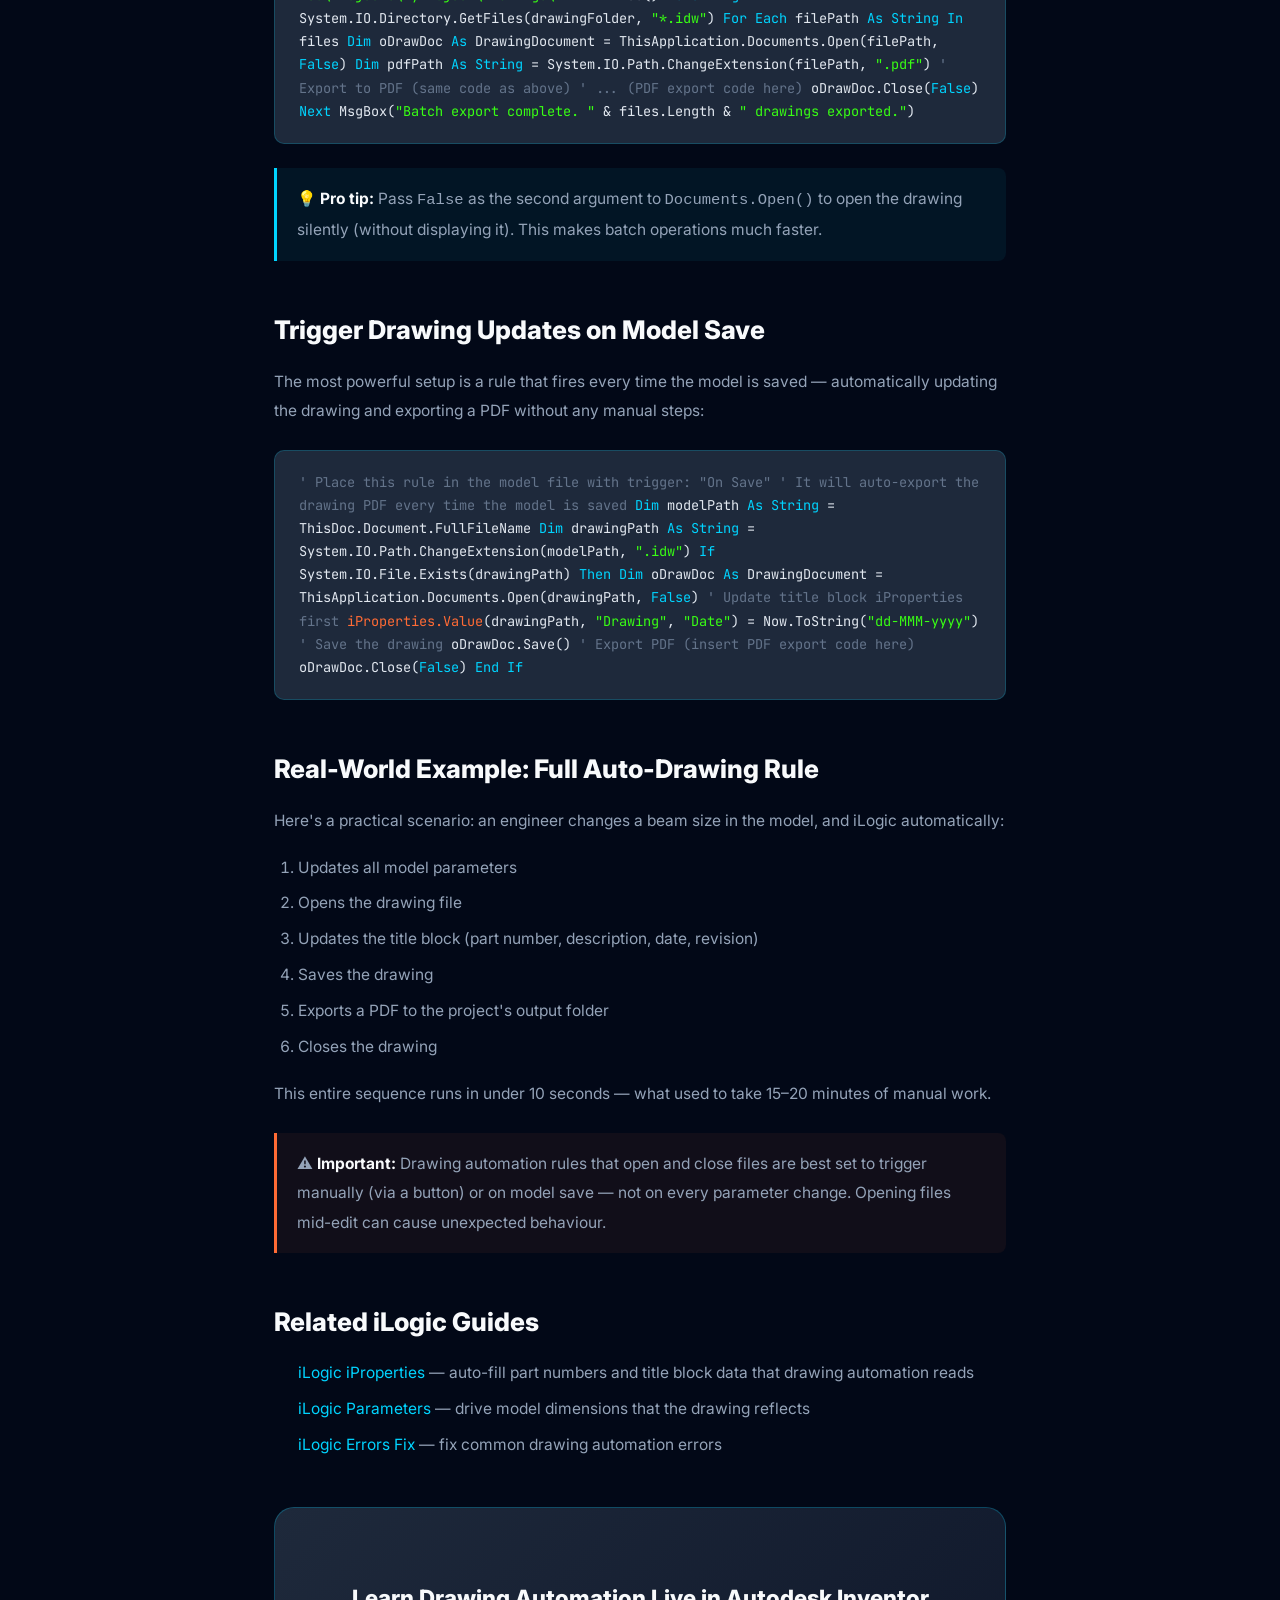
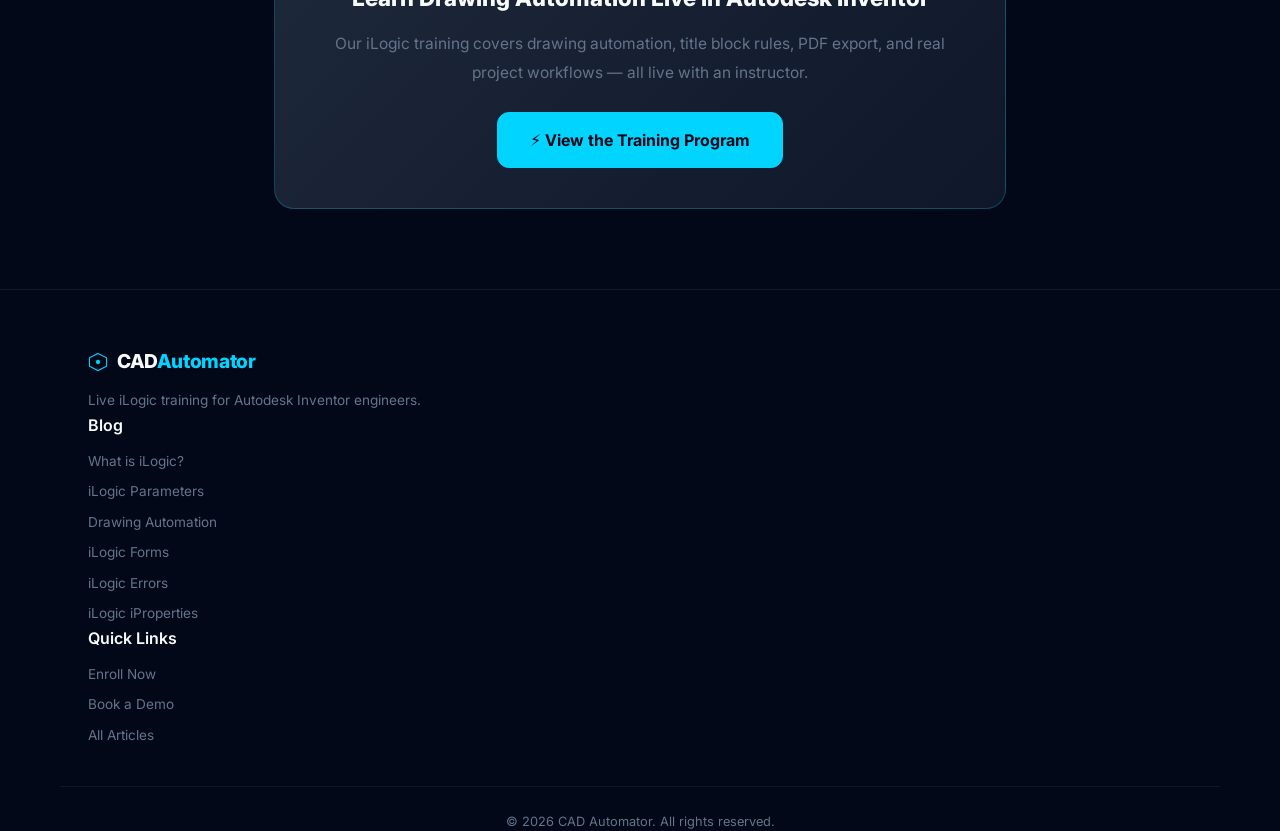
<file: blog/ilogic-drawing-automation.html>
<!DOCTYPE html>
<html lang="en">
<head>
  <meta charset="UTF-8" />
  <meta name="viewport" content="width=device-width, initial-scale=1.0" />
  <title>iLogic Drawing Automation: Auto-Generate Views, Title Blocks & PDFs | CAD Automator</title>
  <meta name="description" content="Use iLogic to automate drawing creation in Autodesk Inventor — auto-update title blocks, generate drawing views, export PDFs, and batch-print. Step-by-step guide with real code." />
  <meta name="keywords" content="ilogic drawing automation, ilogic drawing views, ilogic title block, ilogic pdf export, autodesk inventor drawing automation, ilogic idw automation" />
  <link rel="canonical" href="https://cadautomator.com/blog/ilogic-drawing-automation" />
  <link rel="icon" type="image/svg+xml" href="/favicon.svg" />
  <meta property="og:title" content="iLogic Drawing Automation: Auto-Generate Views, Title Blocks & PDFs" />
  <meta property="og:description" content="Stop manually updating drawings. Use iLogic to auto-fill title blocks, generate views, and export PDFs in Autodesk Inventor." />
  <meta property="og:url" content="https://cadautomator.com/blog/ilogic-drawing-automation" />
  <meta property="og:type" content="article" />
  <script type="application/ld+json">
  {
    "@context": "https://schema.org",
    "@type": "Article",
    "headline": "iLogic Drawing Automation: Auto-Generate Views, Title Blocks & PDFs",
    "description": "Use iLogic to automate drawing creation in Autodesk Inventor — auto-update title blocks, generate drawing views, export PDFs, and batch-print.",
    "author": { "@type": "Organization", "name": "CAD Automator", "url": "https://cadautomator.com" },
    "publisher": { "@type": "Organization", "name": "CAD Automator", "url": "https://cadautomator.com" },
    "datePublished": "2026-06-20",
    "mainEntityOfPage": "https://cadautomator.com/blog/ilogic-drawing-automation"
  }
  </script>
  <script async src="https://www.googletagmanager.com/gtag/js?id=G-97KYLBNP5W"></script>
  <script>window.dataLayer=window.dataLayer||[];function gtag(){dataLayer.push(arguments);}gtag('js',new Date());gtag('config','G-97KYLBNP5W');</script>
  <link rel="preconnect" href="https://fonts.googleapis.com" />
  <link href="https://fonts.googleapis.com/css2?family=Inter:wght@300;400;500;600;700;800;900&family=JetBrains+Mono:wght@400;600&display=swap" rel="stylesheet" />
  <link rel="stylesheet" href="../css/style.css" />
  <style>
    .blog-hero { padding: 120px 0 60px; background: var(--dark2); border-bottom: 1px solid rgba(255,255,255,.06); }
    .blog-meta { display:flex; gap:16px; align-items:center; margin-bottom:24px; flex-wrap:wrap; }
    .blog-tag { background:rgba(0,212,255,.1); color:var(--blue); border:1px solid rgba(0,212,255,.3); padding:4px 12px; border-radius:20px; font-size:.75rem; font-weight:600; }
    .blog-tag.orange { background:rgba(255,107,53,.1); color:var(--orange); border:1px solid rgba(255,107,53,.3); }
    .blog-tag.purple { background:rgba(168,85,247,.1); color:#a855f7; border:1px solid rgba(168,85,247,.3); }
    .blog-date { color:var(--mid); font-size:.85rem; }
    .blog-read { color:var(--mid); font-size:.85rem; }
    .blog-title { font-size:clamp(1.8rem,4vw,3rem); font-weight:900; color:var(--white); line-height:1.2; margin-bottom:20px; }
    .blog-intro { font-size:1.1rem; color:var(--light); line-height:1.8; max-width:700px; }
    .blog-body { max-width:780px; margin:0 auto; padding:60px 24px 80px; }
    .blog-body h2 { font-size:1.6rem; font-weight:800; color:var(--white); margin:48px 0 16px; }
    .blog-body h3 { font-size:1.15rem; font-weight:700; color:var(--blue); margin:32px 0 12px; }
    .blog-body p { color:var(--light); line-height:1.9; margin-bottom:18px; font-size:.97rem; }
    .blog-body ul, .blog-body ol { padding-left:24px; margin-bottom:18px; }
    .blog-body li { color:var(--light); line-height:1.8; margin-bottom:8px; font-size:.97rem; }
    .blog-body strong { color:var(--white); }
    .blog-code { background:var(--dark3); border:1px solid rgba(0,212,255,.2); border-radius:10px; padding:20px 24px; font-family:'JetBrains Mono',monospace; font-size:.85rem; color:#e2e8f0; margin:24px 0; overflow-x:auto; line-height:1.7; }
    .blog-code .kw { color:#00d4ff; } .blog-code .str { color:#39ff14; } .blog-code .cm { color:#64748b; } .blog-code .fn { color:#ff6b35; }
    .blog-cta { background:linear-gradient(135deg,var(--dark3),var(--dark2)); border:1px solid rgba(0,212,255,.25); border-radius:20px; padding:40px; text-align:center; margin:48px 0 0; }
    .blog-cta h3 { font-size:1.4rem; font-weight:800; color:var(--white); margin-bottom:12px; }
    .blog-cta p { color:var(--mid); margin-bottom:24px; }
    .blog-nav-bar { background:var(--dark2); padding:16px 0; border-bottom:1px solid rgba(255,255,255,.06); }
    .blog-nav-inner { max-width:1200px; margin:0 auto; padding:0 24px; display:flex; justify-content:space-between; align-items:center; }
    .callout { background:rgba(0,212,255,.06); border-left:3px solid var(--blue); border-radius:0 8px 8px 0; padding:16px 20px; margin:24px 0; }
    .callout.orange { background:rgba(255,107,53,.06); border-left-color:var(--orange); }
    .callout p { margin:0; color:var(--light); }
    .step-box { background:var(--dark3); border:1px solid rgba(255,255,255,.08); border-radius:14px; padding:24px 28px; margin:20px 0; display:flex; gap:20px; align-items:flex-start; }
    .step-num { background:var(--blue); color:#020817; font-weight:900; font-size:.9rem; min-width:32px; height:32px; border-radius:50%; display:flex; align-items:center; justify-content:center; flex-shrink:0; margin-top:2px; }
    .step-box p { margin:0; color:var(--light); font-size:.95rem; line-height:1.7; }
    .step-box strong { color:var(--white); }
    .toc { background:var(--dark3); border:1px solid rgba(255,255,255,.08); border-radius:14px; padding:24px 28px; margin:0 0 40px; }
    .toc h4 { color:var(--white); font-size:.95rem; font-weight:700; margin:0 0 12px; }
    .toc ol { padding-left:20px; margin:0; }
    .toc li { margin-bottom:6px; }
    .toc a { color:var(--blue); text-decoration:none; font-size:.88rem; }
    .toc a:hover { text-decoration:underline; }
    @media(max-width:640px){
      .blog-hero { padding: 80px 0 40px; }
      .blog-title { font-size: 1.6rem; }
      .blog-body { padding: 40px 16px 60px; }
      .blog-code { padding: 14px 16px; font-size: .78rem; }
      .step-box { flex-direction:column; gap:12px; padding:18px; }
    }
  </style>
</head>
<body>

<nav class="blog-nav-bar">
  <div class="blog-nav-inner">
    <a href="../index.html" class="logo"><svg width="22" height="22" viewBox="0 0 28 28" fill="none"><polygon points="14,2 26,8 26,20 14,26 2,20 2,8" fill="none" stroke="#00d4ff" stroke-width="1.5"/><circle cx="14" cy="14" r="3" fill="#00d4ff"/></svg><span>CAD<span class="logo-accent">Automator</span></span></a>
    <a href="../index.html" class="btn btn-neon" style="font-size:.8rem;padding:8px 18px">⚡ Enroll Now</a>
  </div>
</nav>

<section class="blog-hero">
  <div class="container">
    <div class="blog-meta">
      <span class="blog-tag">iLogic</span>
      <span class="blog-tag purple">Drawing Automation</span>
      <span class="blog-date">June 20, 2026</span>
      <span class="blog-read">⏱ 9 min read</span>
    </div>
    <h1 class="blog-title">iLogic Drawing Automation: Auto-Generate<br>Views, Title Blocks &amp; PDFs</h1>
    <p class="blog-intro">Manually updating drawing title blocks, adjusting views, and exporting PDFs after every design change is one of the most time-consuming tasks in Autodesk Inventor. iLogic eliminates it. This guide shows you exactly how to automate your entire drawing workflow.</p>
  </div>
</section>

<article class="blog-body">

  <div class="toc">
    <h4>Contents</h4>
    <ol>
      <li><a href="#what-can-automate">What Can iLogic Automate in Drawings?</a></li>
      <li><a href="#auto-title-block">Auto-Fill the Title Block</a></li>
      <li><a href="#open-drawing">Open a Drawing File from iLogic</a></li>
      <li><a href="#export-pdf">Export Drawing to PDF Automatically</a></li>
      <li><a href="#batch-export">Batch Export Multiple Drawings</a></li>
      <li><a href="#trigger-on-save">Trigger Drawing Updates on Model Save</a></li>
      <li><a href="#real-example">Real-World Example: Full Auto-Drawing Rule</a></li>
    </ol>
  </div>

  <h2 id="what-can-automate">What Can iLogic Automate in Drawings?</h2>
  <p>iLogic has full access to Inventor's drawing environment. From a single rule, you can:</p>
  <ul>
    <li>Auto-fill title block fields (drawn by, checked by, revision, date, project number)</li>
    <li>Open associated drawing files from the part or assembly</li>
    <li>Export drawings as PDF, DWG, or DXF files automatically</li>
    <li>Set drawing sheet scale based on model size</li>
    <li>Update revision tables when model parameters change</li>
    <li>Batch-export an entire project's drawings in one click</li>
    <li>Print drawings directly to a network printer</li>
  </ul>

  <div class="callout"><p>💡 <strong>The biggest win:</strong> Trigger drawing export automatically when the model is saved — so every design iteration produces an up-to-date PDF without any manual steps.</p></div>

  <h2 id="auto-title-block">Auto-Fill the Title Block</h2>
  <p>The most common use of iLogic in drawings is automatically populating title block fields from the model's iProperties. This eliminates manual data entry and ensures the drawing always matches the model:</p>

  <div class="blog-code">
<span class="cm">' This rule runs in the drawing file (.idw)</span>
<span class="cm">' It reads iProperties from the referenced part and fills the title block</span>

<span class="kw">Dim</span> oDoc <span class="kw">As</span> DrawingDocument = ThisDoc.Document
<span class="kw">Dim</span> oSheet <span class="kw">As</span> Sheet = oDoc.ActiveSheet
<span class="kw">Dim</span> oTitleBlock <span class="kw">As</span> TitleBlockDefinition = oSheet.TitleBlock

<span class="cm">' Get the referenced model document</span>
<span class="kw">Dim</span> oRefDoc <span class="kw">As</span> PartDocument = oDoc.ReferencedDocuments.Item(1)

<span class="cm">' Read iProperties from the model</span>
<span class="kw">Dim</span> partNum <span class="kw">As String</span> = <span class="fn">iProperties.Value</span>(oRefDoc.FullFileName, <span class="str">"Project"</span>, <span class="str">"Part Number"</span>)
<span class="kw">Dim</span> description <span class="kw">As String</span> = <span class="fn">iProperties.Value</span>(oRefDoc.FullFileName, <span class="str">"Summary"</span>, <span class="str">"Description"</span>)
<span class="kw">Dim</span> material <span class="kw">As String</span> = <span class="fn">iProperties.Value</span>(oRefDoc.FullFileName, <span class="str">"Physical"</span>, <span class="str">"Material"</span>)

<span class="cm">' Write to title block prompts</span>
<span class="fn">iProperties.Value</span>(<span class="str">"Drawing"</span>, <span class="str">"Title"</span>) = description
<span class="fn">iProperties.Value</span>(<span class="str">"Drawing"</span>, <span class="str">"Part Number"</span>) = partNum
<span class="fn">iProperties.Value</span>(<span class="str">"Drawing"</span>, <span class="str">"Material"</span>) = material
<span class="fn">iProperties.Value</span>(<span class="str">"Drawing"</span>, <span class="str">"Date"</span>) = Now.ToString(<span class="str">"dd-MMM-yyyy"</span>)
  </div>

  <h2 id="open-drawing">Open a Drawing File from iLogic</h2>
  <p>If you want to trigger drawing operations from the part or assembly file, first open the associated drawing:</p>

  <div class="blog-code">
<span class="cm">' Build the drawing file path (same folder, same name, .idw extension)</span>
<span class="kw">Dim</span> modelPath <span class="kw">As String</span> = ThisDoc.Document.FullFileName
<span class="kw">Dim</span> drawingPath <span class="kw">As String</span> = System.IO.Path.ChangeExtension(modelPath, <span class="str">".idw"</span>)

<span class="cm">' Check if the drawing exists before opening</span>
<span class="kw">If</span> System.IO.File.Exists(drawingPath) <span class="kw">Then</span>
    <span class="kw">Dim</span> oDrawDoc <span class="kw">As</span> DrawingDocument = ThisApplication.Documents.Open(drawingPath)
    <span class="cm">' Now you can work with oDrawDoc</span>
<span class="kw">Else</span>
    MsgBox(<span class="str">"Drawing file not found: "</span> &amp; drawingPath)
<span class="kw">End If</span>
  </div>

  <h2 id="export-pdf">Export Drawing to PDF Automatically</h2>
  <p>Exporting a PDF from a drawing file is one of the most useful iLogic automations. Here's the complete code:</p>

  <div class="blog-code">
<span class="cm">' Export the active drawing to PDF</span>
<span class="kw">Dim</span> oDoc <span class="kw">As</span> DrawingDocument = ThisDoc.Document

<span class="cm">' Build the output PDF path (same folder as drawing)</span>
<span class="kw">Dim</span> drawingPath <span class="kw">As String</span> = oDoc.FullFileName
<span class="kw">Dim</span> pdfPath <span class="kw">As String</span> = System.IO.Path.ChangeExtension(drawingPath, <span class="str">".pdf"</span>)

<span class="cm">' Set up the PDF export options</span>
<span class="kw">Dim</span> oPDFExporter <span class="kw">As</span> PDFExportOptions = ThisApplication.TranslatorAddIns.ItemById(<span class="str">"{0AC6FD96-2F4D-42CE-8BE0-8AEA580399E4}"</span>)

<span class="cm">' Export all sheets to a single PDF</span>
<span class="kw">Dim</span> oContext <span class="kw">As</span> TranslationContext = ThisApplication.TransientObjects.CreateTranslationContext()
oContext.Type = IOMechanismEnum.kFileBrowseIOMechanism

<span class="kw">Dim</span> oOptions <span class="kw">As</span> NameValueMap = ThisApplication.TransientObjects.CreateNameValueMap()
oOptions.Value(<span class="str">"ExportFileType"</span>) = <span class="str">"PDF"</span>
oOptions.Value(<span class="str">"AllColor"</span>) = <span class="kw">True</span>
oOptions.Value(<span class="str">"OpenAfterExport"</span>) = <span class="kw">False</span>

<span class="kw">Dim</span> oData <span class="kw">As</span> DataMedium = ThisApplication.TransientObjects.CreateDataMedium()
oData.FileName = pdfPath

oPDFExporter.SaveCopyAs(oDoc, oContext, oOptions, oData)
MsgBox(<span class="str">"PDF saved: "</span> &amp; pdfPath)
  </div>

  <h2 id="batch-export">Batch Export Multiple Drawings</h2>
  <p>For projects with many drawings, you can loop through an entire folder and export every .idw file to PDF in one operation:</p>

  <div class="blog-code">
<span class="cm">' Batch export all .idw files in a folder to PDF</span>
<span class="kw">Dim</span> drawingFolder <span class="kw">As String</span> = <span class="str">"C:\Projects\MyProject\Drawings\"</span>
<span class="kw">Dim</span> files() <span class="kw">As String</span> = System.IO.Directory.GetFiles(drawingFolder, <span class="str">"*.idw"</span>)

<span class="kw">For Each</span> filePath <span class="kw">As String In</span> files
    <span class="kw">Dim</span> oDrawDoc <span class="kw">As</span> DrawingDocument = ThisApplication.Documents.Open(filePath, <span class="kw">False</span>)
    <span class="kw">Dim</span> pdfPath <span class="kw">As String</span> = System.IO.Path.ChangeExtension(filePath, <span class="str">".pdf"</span>)

    <span class="cm">' Export to PDF (same code as above)</span>
    <span class="cm">' ... (PDF export code here)</span>

    oDrawDoc.Close(<span class="kw">False</span>)
<span class="kw">Next</span>

MsgBox(<span class="str">"Batch export complete. "</span> &amp; files.Length &amp; <span class="str">" drawings exported."</span>)
  </div>

  <div class="callout"><p>💡 <strong>Pro tip:</strong> Pass <code>False</code> as the second argument to <code>Documents.Open()</code> to open the drawing silently (without displaying it). This makes batch operations much faster.</p></div>

  <h2 id="trigger-on-save">Trigger Drawing Updates on Model Save</h2>
  <p>The most powerful setup is a rule that fires every time the model is saved — automatically updating the drawing and exporting a PDF without any manual steps:</p>

  <div class="blog-code">
<span class="cm">' Place this rule in the model file with trigger: "On Save"</span>
<span class="cm">' It will auto-export the drawing PDF every time the model is saved</span>

<span class="kw">Dim</span> modelPath <span class="kw">As String</span> = ThisDoc.Document.FullFileName
<span class="kw">Dim</span> drawingPath <span class="kw">As String</span> = System.IO.Path.ChangeExtension(modelPath, <span class="str">".idw"</span>)

<span class="kw">If</span> System.IO.File.Exists(drawingPath) <span class="kw">Then</span>
    <span class="kw">Dim</span> oDrawDoc <span class="kw">As</span> DrawingDocument = ThisApplication.Documents.Open(drawingPath, <span class="kw">False</span>)

    <span class="cm">' Update title block iProperties first</span>
    <span class="fn">iProperties.Value</span>(drawingPath, <span class="str">"Drawing"</span>, <span class="str">"Date"</span>) = Now.ToString(<span class="str">"dd-MMM-yyyy"</span>)

    <span class="cm">' Save the drawing</span>
    oDrawDoc.Save()

    <span class="cm">' Export PDF (insert PDF export code here)</span>

    oDrawDoc.Close(<span class="kw">False</span>)
<span class="kw">End If</span>
  </div>

  <h2 id="real-example">Real-World Example: Full Auto-Drawing Rule</h2>
  <p>Here's a practical scenario: an engineer changes a beam size in the model, and iLogic automatically:</p>
  <ol>
    <li>Updates all model parameters</li>
    <li>Opens the drawing file</li>
    <li>Updates the title block (part number, description, date, revision)</li>
    <li>Saves the drawing</li>
    <li>Exports a PDF to the project's output folder</li>
    <li>Closes the drawing</li>
  </ol>
  <p>This entire sequence runs in under 10 seconds — what used to take 15–20 minutes of manual work.</p>

  <div class="callout orange"><p>⚠️ <strong>Important:</strong> Drawing automation rules that open and close files are best set to trigger manually (via a button) or on model save — not on every parameter change. Opening files mid-edit can cause unexpected behaviour.</p></div>

  <h2>Related iLogic Guides</h2>
  <ul>
    <li><a href="ilogic-iproperties.html" style="color:var(--blue)">iLogic iProperties</a> — auto-fill part numbers and title block data that drawing automation reads</li>
    <li><a href="ilogic-parameters.html" style="color:var(--blue)">iLogic Parameters</a> — drive model dimensions that the drawing reflects</li>
    <li><a href="ilogic-errors-fix.html" style="color:var(--blue)">iLogic Errors Fix</a> — fix common drawing automation errors</li>
  </ul>

  <div class="blog-cta">
    <h3>Learn Drawing Automation Live in Autodesk Inventor</h3>
    <p>Our iLogic training covers drawing automation, title block rules, PDF export, and real project workflows — all live with an instructor.</p>
    <a href="../index.html" class="btn btn-neon btn-xl">⚡ View the Training Program</a>
  </div>

</article>

<footer class="footer">
  <div class="container footer-grid">
    <div>
      <a href="../index.html" class="logo"><svg width="20" height="20" viewBox="0 0 28 28" fill="none"><polygon points="14,2 26,8 26,20 14,26 2,20 2,8" fill="none" stroke="#00d4ff" stroke-width="1.5"/><circle cx="14" cy="14" r="3" fill="#00d4ff"/></svg><span>CAD<span class="logo-accent">Automator</span></span></a>
      <p style="color:var(--mid);font-size:.85rem;margin-top:12px;line-height:1.6">Live iLogic training for Autodesk Inventor engineers.</p>
    </div>
    <div>
      <p style="color:var(--white);font-weight:600;margin-bottom:12px">Blog</p>
      <a href="what-is-ilogic.html" style="display:block;color:var(--mid);font-size:.85rem;margin-bottom:8px;text-decoration:none">What is iLogic?</a>
      <a href="ilogic-parameters.html" style="display:block;color:var(--mid);font-size:.85rem;margin-bottom:8px;text-decoration:none">iLogic Parameters</a>
      <a href="ilogic-drawing-automation.html" style="display:block;color:var(--mid);font-size:.85rem;margin-bottom:8px;text-decoration:none">Drawing Automation</a>
      <a href="ilogic-forms-guide.html" style="display:block;color:var(--mid);font-size:.85rem;margin-bottom:8px;text-decoration:none">iLogic Forms</a>
      <a href="ilogic-errors-fix.html" style="display:block;color:var(--mid);font-size:.85rem;margin-bottom:8px;text-decoration:none">iLogic Errors</a>
      <a href="ilogic-iproperties.html" style="display:block;color:var(--mid);font-size:.85rem;text-decoration:none">iLogic iProperties</a>
    </div>
    <div>
      <p style="color:var(--white);font-weight:600;margin-bottom:12px">Quick Links</p>
      <a href="../index.html" style="display:block;color:var(--mid);font-size:.85rem;margin-bottom:8px;text-decoration:none">Enroll Now</a>
      <a href="../index.html" style="display:block;color:var(--mid);font-size:.85rem;margin-bottom:8px;text-decoration:none">Book a Demo</a>
      <a href="index.html" style="display:block;color:var(--mid);font-size:.85rem;text-decoration:none">All Articles</a>
    </div>
  </div>
  <div class="container" style="border-top:1px solid rgba(255,255,255,.06);margin-top:40px;padding-top:24px;text-align:center">
    <p style="color:var(--mid);font-size:.8rem">© 2026 CAD Automator. All rights reserved.</p>
  </div>
</footer>

</body>
</html>
</file>
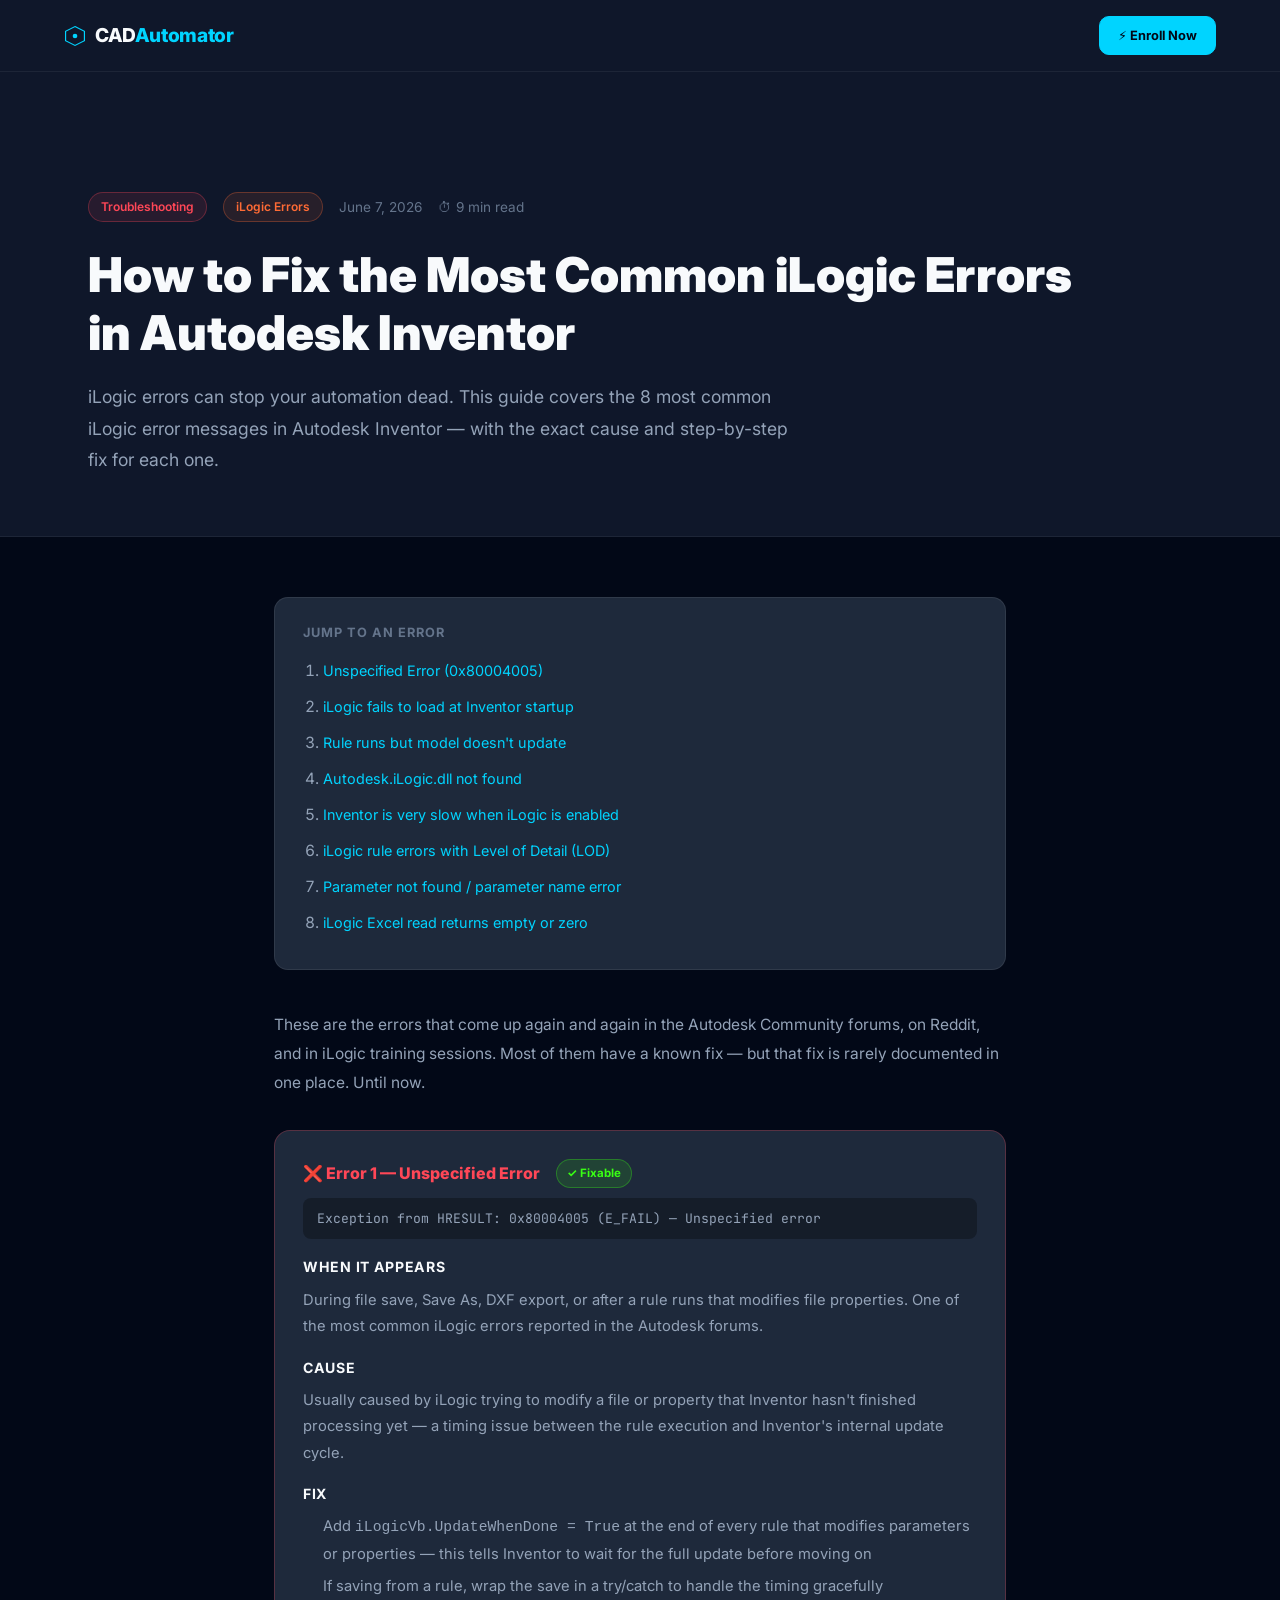
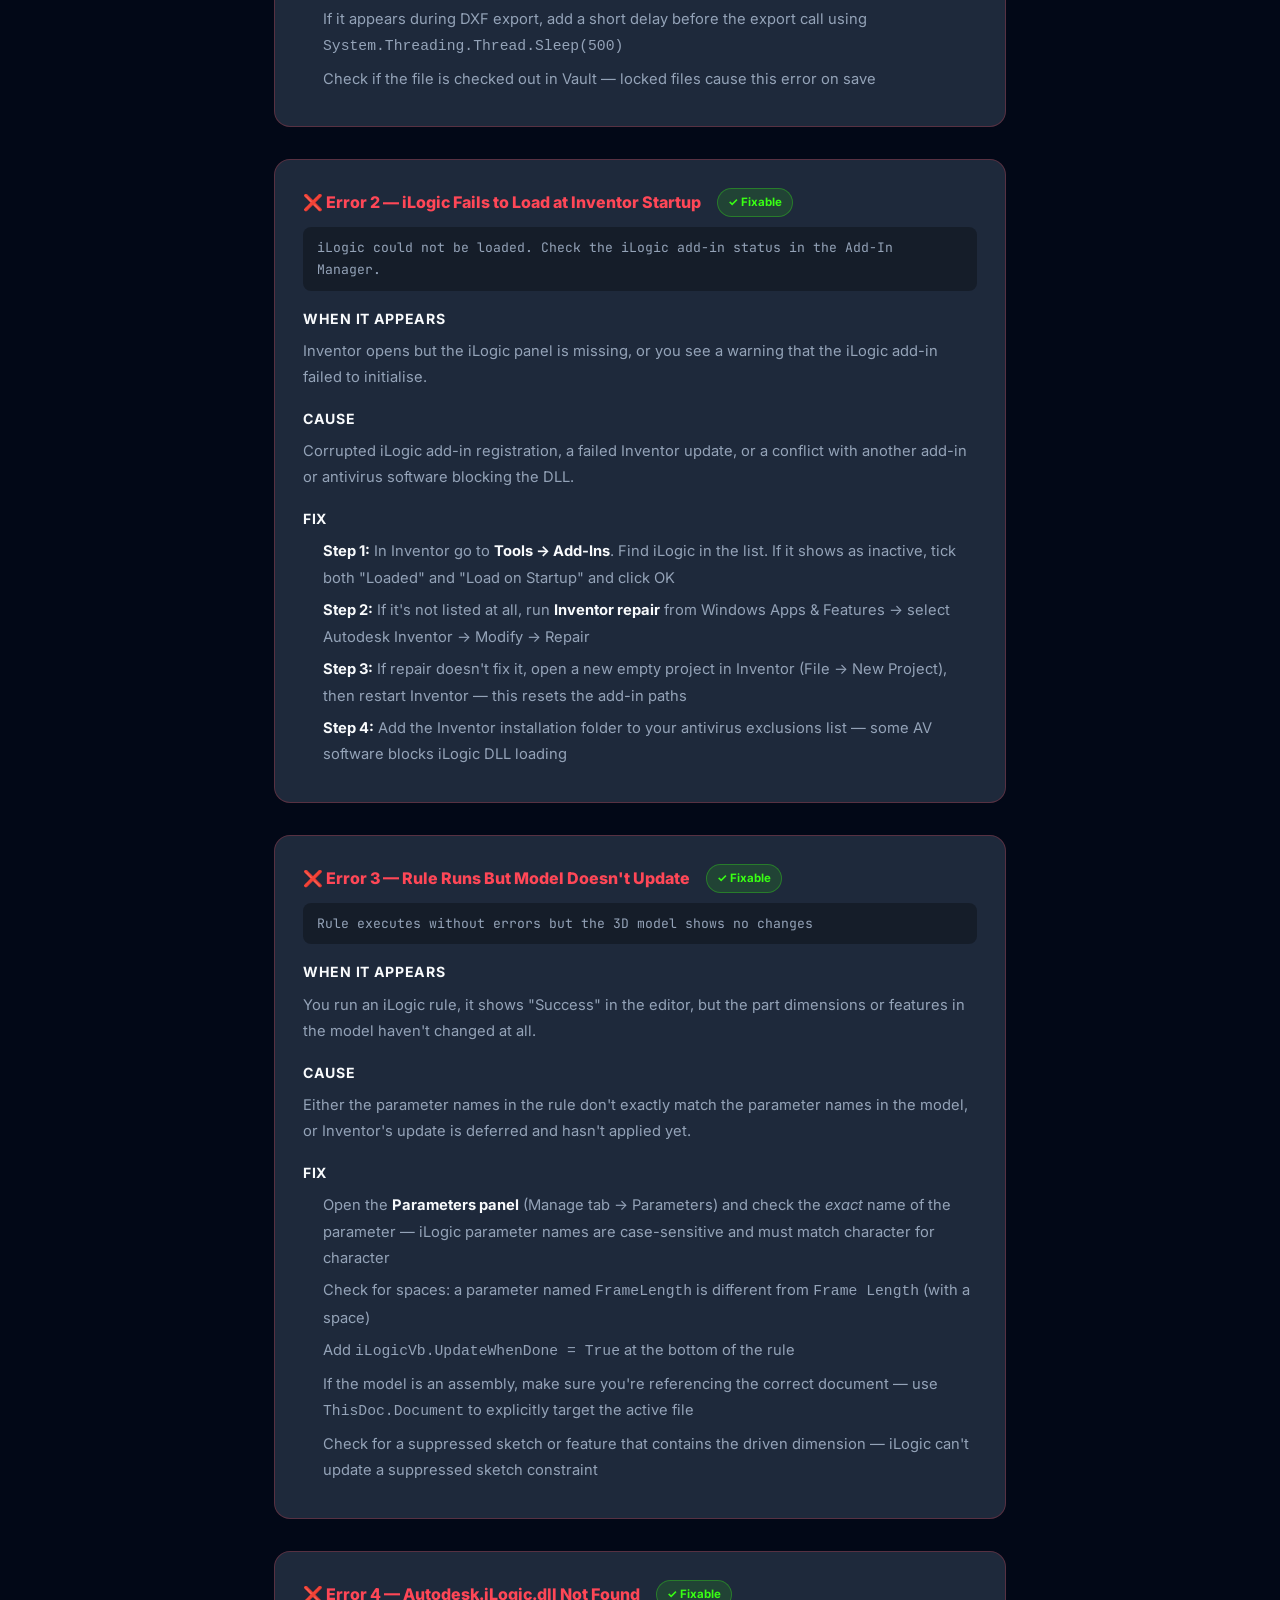
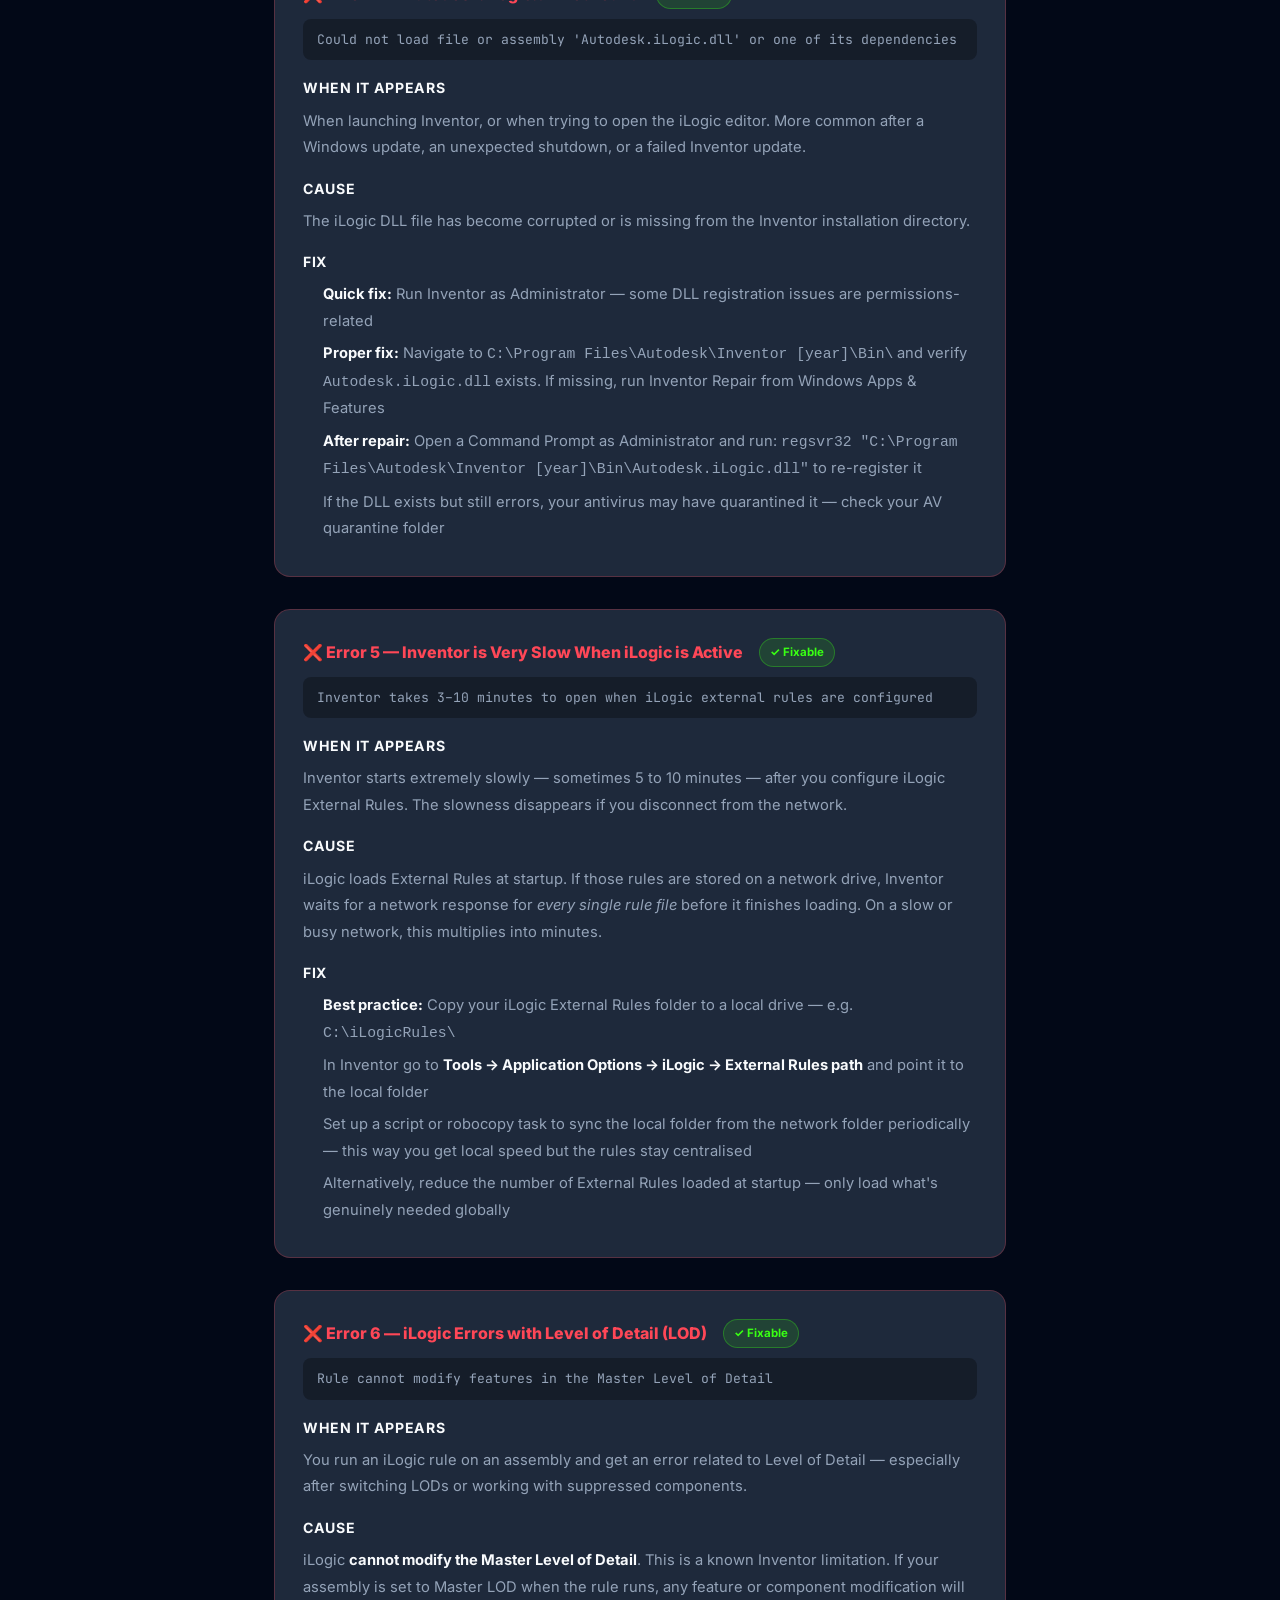
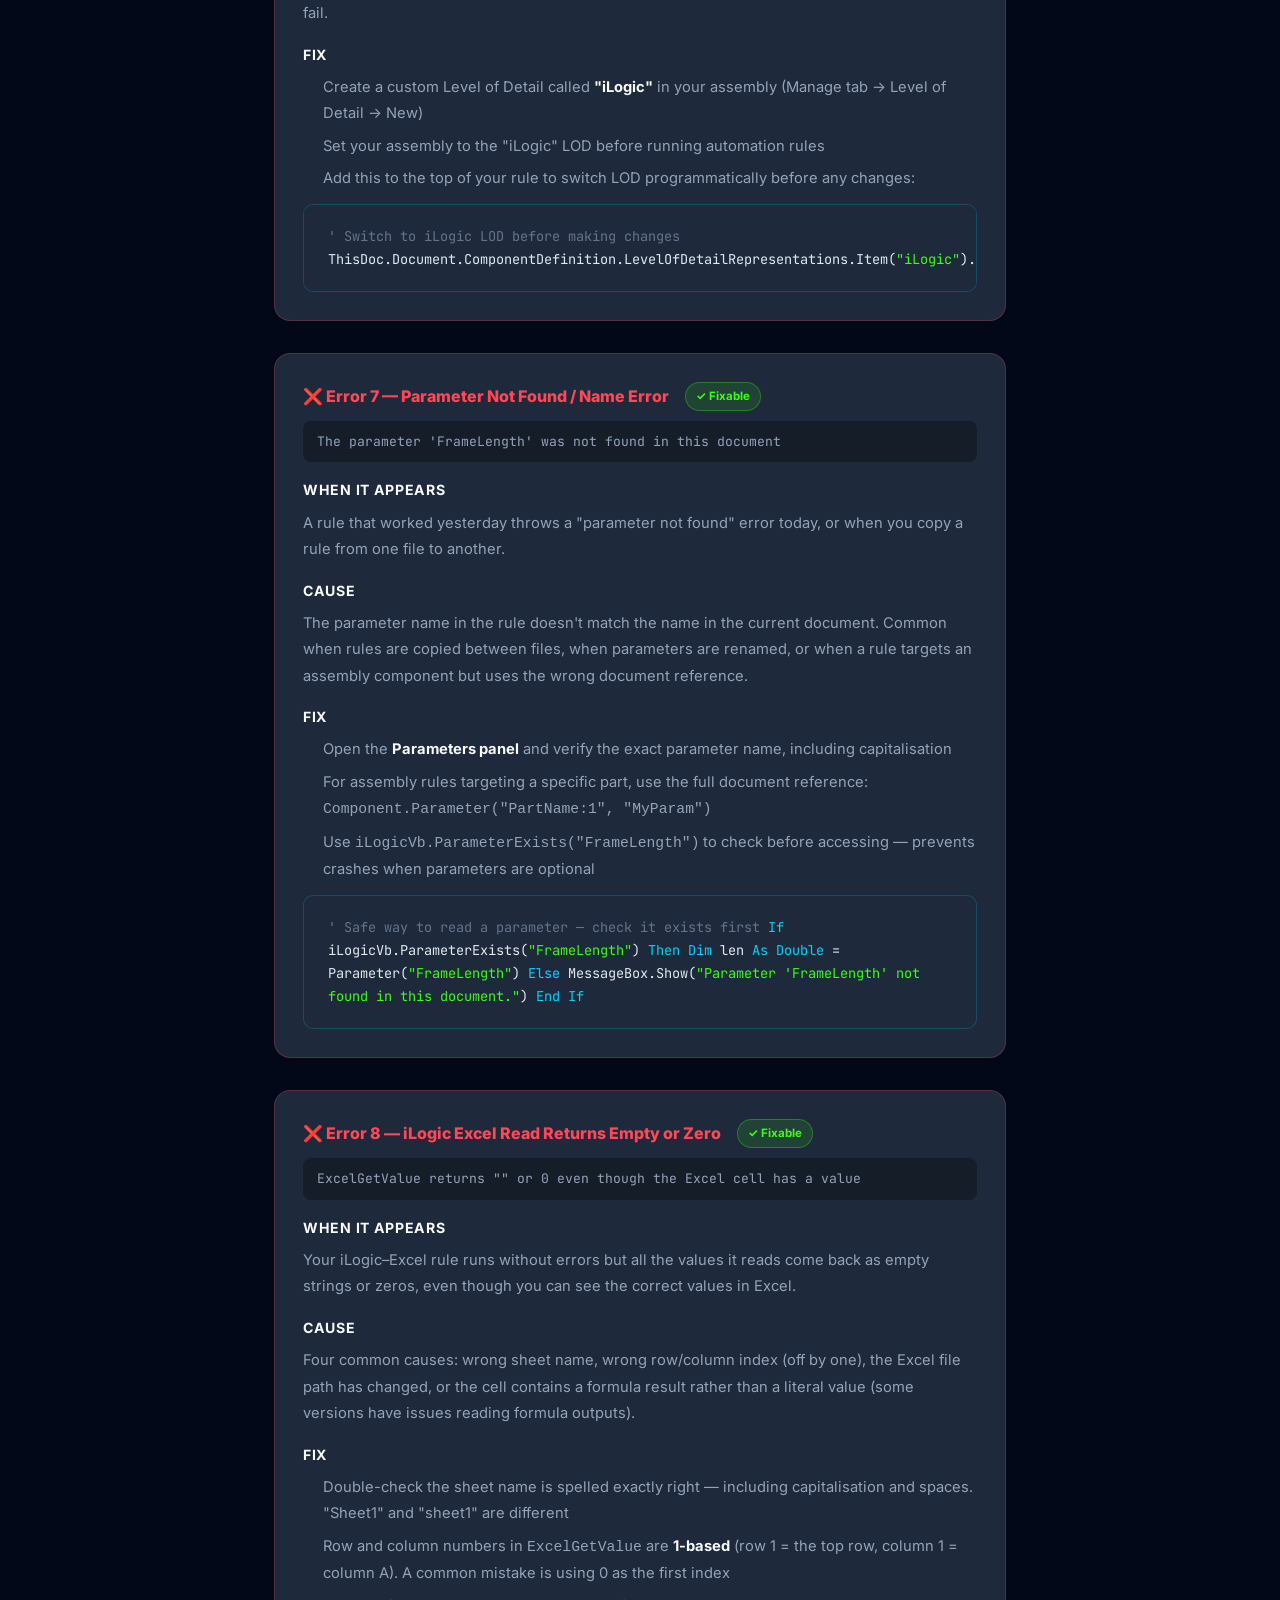
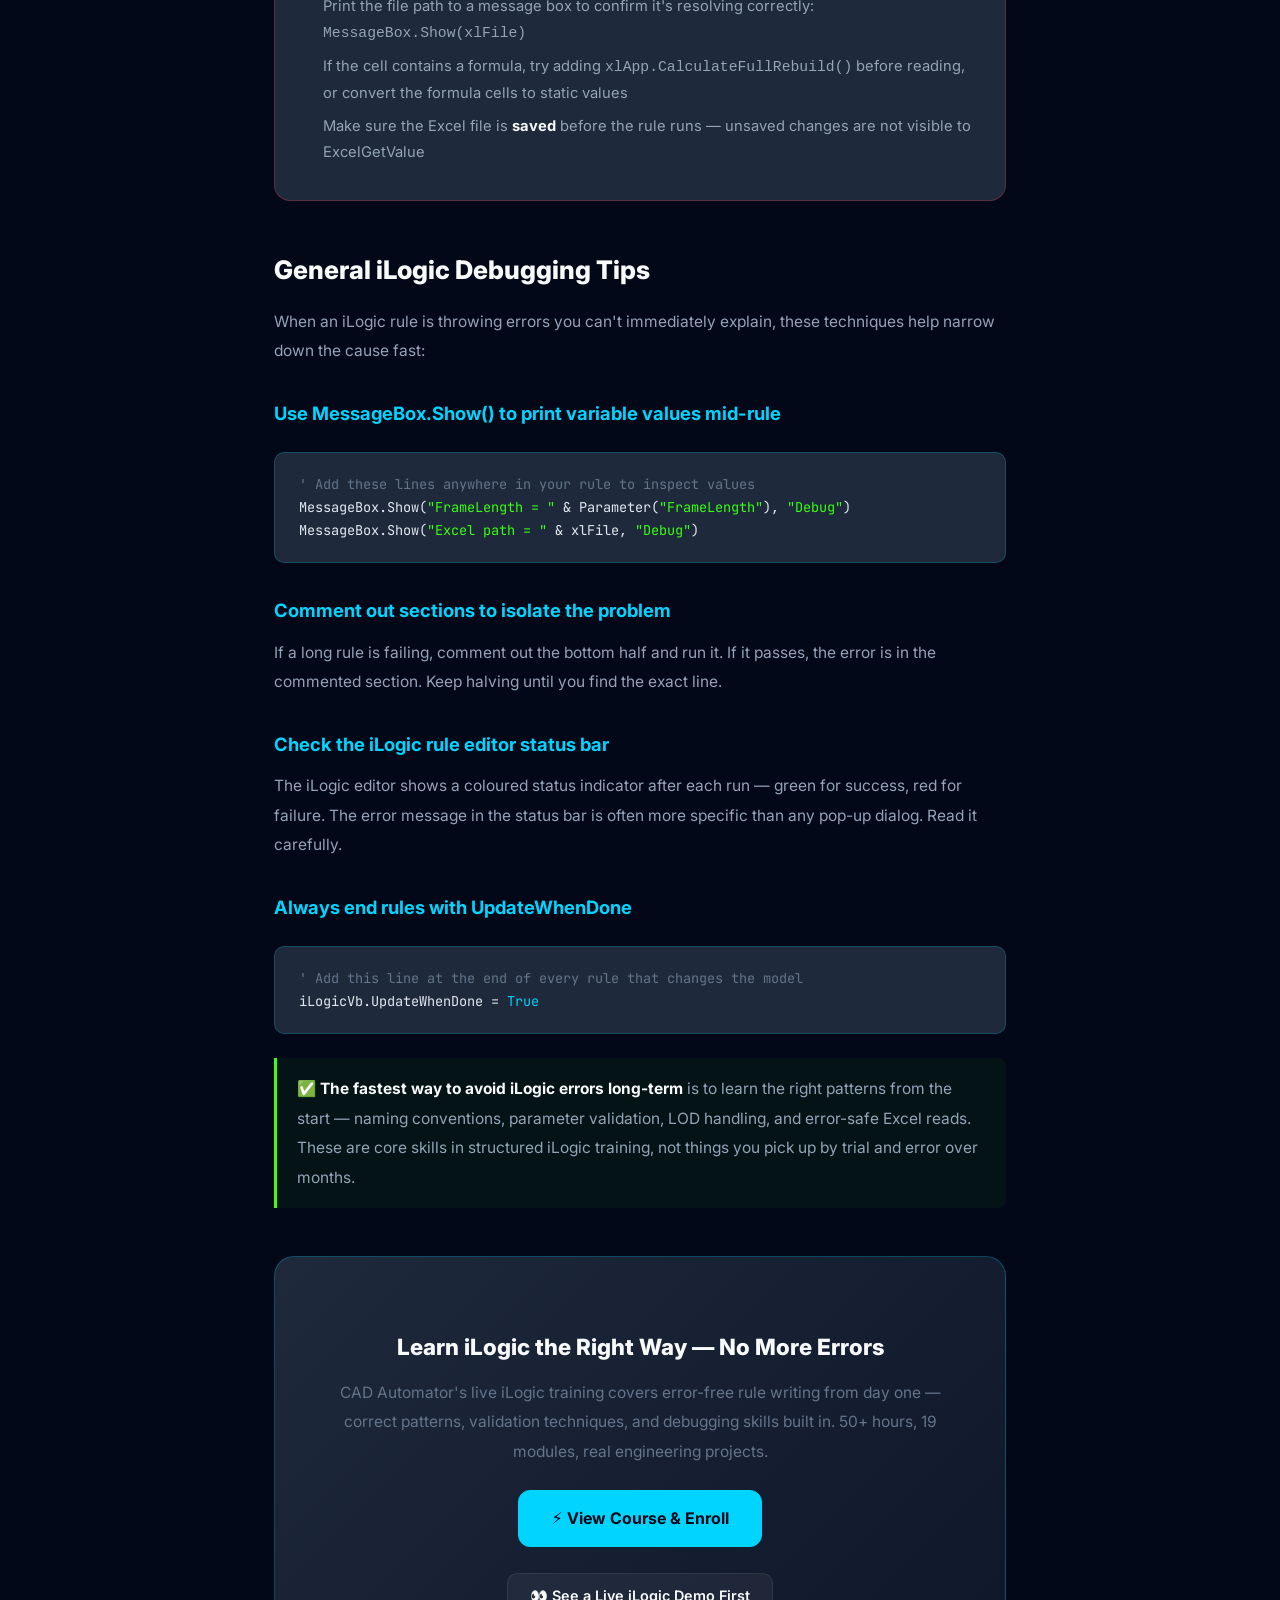
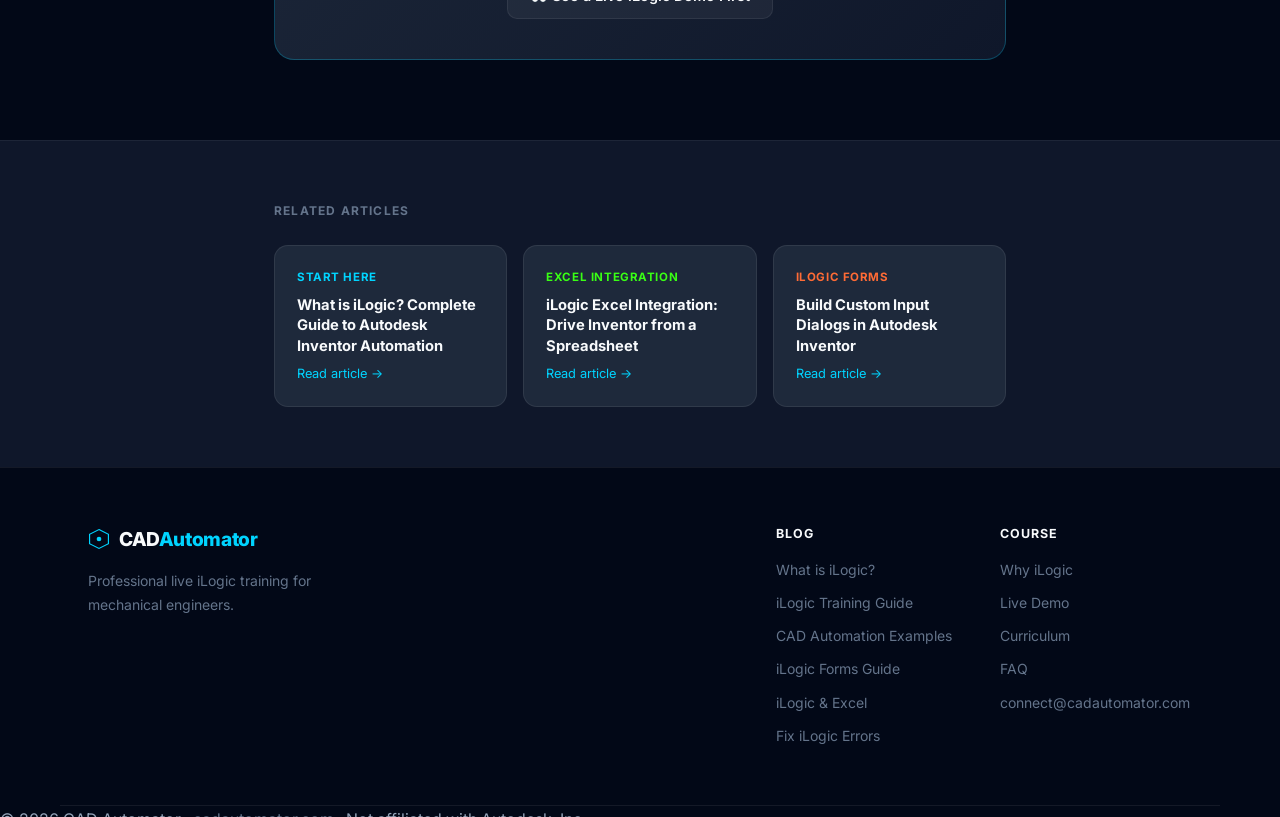
<file: blog/ilogic-errors-fix.html>
<!DOCTYPE html>
<html lang="en">
<head>
  <meta charset="UTF-8" />
  <meta name="viewport" content="width=device-width, initial-scale=1.0" />
  <title>How to Fix Common iLogic Errors in Autodesk Inventor | CAD Automator</title>
  <meta name="description" content="Stuck on an iLogic error? This guide covers the most common iLogic errors in Autodesk Inventor — unspecified error, DLL missing, rules not updating, startup failures — with exact fixes." />
  <meta name="keywords" content="ilogic error fix, ilogic unspecified error, ilogic not working, ilogic error autodesk inventor, ilogic dll missing, ilogic rules not updating, ilogic troubleshooting" />
  <link rel="canonical" href="https://cadautomator.com/blog/ilogic-errors-fix" />
  <link rel="icon" type="image/svg+xml" href="/favicon.svg" />
  <meta property="og:title" content="How to Fix Common iLogic Errors in Autodesk Inventor" />
  <meta property="og:description" content="The most common iLogic errors and exactly how to fix them — unspecified error, startup failures, rules not running, network slowness and more." />
  <meta property="og:url" content="https://cadautomator.com/blog/ilogic-errors-fix" />
  <meta property="og:type" content="article" />
  <script type="application/ld+json">
  {
    "@context": "https://schema.org",
    "@type": "Article",
    "headline": "How to Fix Common iLogic Errors in Autodesk Inventor",
    "description": "The most common iLogic errors in Autodesk Inventor and exactly how to fix them — unspecified error, DLL missing, rules not updating, startup failures.",
    "author": { "@type": "Organization", "name": "CAD Automator", "url": "https://cadautomator.com" },
    "publisher": { "@type": "Organization", "name": "CAD Automator", "url": "https://cadautomator.com" },
    "datePublished": "2026-06-07",
    "mainEntityOfPage": "https://cadautomator.com/blog/ilogic-errors-fix"
  }
  </script>
  <script async src="https://www.googletagmanager.com/gtag/js?id=G-97KYLBNP5W"></script>
  <script>window.dataLayer=window.dataLayer||[];function gtag(){dataLayer.push(arguments);}gtag('js',new Date());gtag('config','G-97KYLBNP5W');</script>
  <link rel="preconnect" href="https://fonts.googleapis.com" />
  <link href="https://fonts.googleapis.com/css2?family=Inter:wght@300;400;500;600;700;800;900&family=JetBrains+Mono:wght@400;600&display=swap" rel="stylesheet" />
  <link rel="stylesheet" href="../css/style.css" />
  <style>
    .blog-hero { padding: 120px 0 60px; background: var(--dark2); border-bottom: 1px solid rgba(255,255,255,.06); }
    .blog-meta { display:flex; gap:16px; align-items:center; margin-bottom:24px; flex-wrap:wrap; }
    .blog-tag { background:rgba(0,212,255,.1); color:var(--blue); border:1px solid rgba(0,212,255,.3); padding:4px 12px; border-radius:20px; font-size:.75rem; font-weight:600; }
    .blog-tag.red { background:rgba(255,71,87,.1); color:#ff4757; border:1px solid rgba(255,71,87,.3); }
    .blog-tag.orange { background:rgba(255,107,53,.1); color:var(--orange); border:1px solid rgba(255,107,53,.3); }
    .blog-date { color:var(--mid); font-size:.85rem; }
    .blog-read { color:var(--mid); font-size:.85rem; }
    .blog-title { font-size:clamp(1.8rem,4vw,3rem); font-weight:900; color:var(--white); line-height:1.2; margin-bottom:20px; }
    .blog-intro { font-size:1.1rem; color:var(--light); line-height:1.8; max-width:700px; }
    .blog-body { max-width:780px; margin:0 auto; padding:60px 24px 80px; }
    .blog-body h2 { font-size:1.6rem; font-weight:800; color:var(--white); margin:48px 0 16px; }
    .blog-body h3 { font-size:1.15rem; font-weight:700; color:var(--blue); margin:32px 0 12px; }
    .blog-body p { color:var(--light); line-height:1.9; margin-bottom:18px; font-size:.97rem; }
    .blog-body ul, .blog-body ol { padding-left:24px; margin-bottom:18px; }
    .blog-body li { color:var(--light); line-height:1.8; margin-bottom:8px; font-size:.97rem; }
    .blog-body strong { color:var(--white); }
    .blog-code { background:var(--dark3); border:1px solid rgba(0,212,255,.2); border-radius:10px; padding:20px 24px; font-family:'JetBrains Mono',monospace; font-size:.85rem; color:#e2e8f0; margin:24px 0; overflow-x:auto; line-height:1.7; }
    .blog-code .kw { color:#00d4ff; } .blog-code .str { color:#39ff14; } .blog-code .cm { color:#64748b; } .blog-code .err { color:#ff4757; }
    .blog-cta { background:linear-gradient(135deg,var(--dark3),var(--dark2)); border:1px solid rgba(0,212,255,.25); border-radius:20px; padding:40px; text-align:center; margin:48px 0 0; }
    .blog-cta h3 { font-size:1.4rem; font-weight:800; color:var(--white); margin-bottom:12px; }
    .blog-cta p { color:var(--mid); margin-bottom:24px; }
    .blog-nav-bar { background:var(--dark2); padding:16px 0; border-bottom:1px solid rgba(255,255,255,.06); }
    .blog-nav-inner { max-width:1200px; margin:0 auto; padding:0 24px; display:flex; justify-content:space-between; align-items:center; }
    .callout { background:rgba(0,212,255,.06); border-left:3px solid var(--blue); border-radius:0 8px 8px 0; padding:16px 20px; margin:24px 0; }
    .callout.red { background:rgba(255,71,87,.06); border-left-color:#ff4757; }
    .callout.green { background:rgba(57,255,20,.05); border-left-color:var(--green); }
    .callout.orange { background:rgba(255,107,53,.06); border-left-color:var(--orange); }
    .callout p { margin:0; color:var(--light); }
    .error-card { background:var(--dark3); border:1px solid rgba(255,71,87,.25); border-radius:16px; padding:28px; margin:32px 0; }
    .error-card .error-title { font-size:1rem; font-weight:800; color:#ff4757; margin:0 0 6px; display:flex; align-items:center; gap:8px; }
    .error-card .error-msg { font-family:'JetBrains Mono',monospace; font-size:.82rem; color:#94a3b8; background:rgba(0,0,0,.3); padding:10px 14px; border-radius:8px; margin:10px 0 16px; overflow-x:auto; }
    .error-card h4 { font-size:.88rem; font-weight:700; color:var(--white); margin:16px 0 8px; text-transform:uppercase; letter-spacing:.05em; }
    .error-card p { font-size:.92rem; color:var(--light); margin:0 0 10px; line-height:1.8; }
    .error-card ul { padding-left:20px; margin:8px 0 0; }
    .error-card li { font-size:.92rem; color:var(--light); line-height:1.8; margin-bottom:6px; }
    .fix-badge { display:inline-block; background:rgba(57,255,20,.12); color:var(--green); border:1px solid rgba(57,255,20,.3); border-radius:20px; font-size:.72rem; font-weight:700; padding:3px 10px; margin-left:8px; }
    .toc { background:var(--dark3); border:1px solid rgba(255,255,255,.08); border-radius:14px; padding:24px 28px; margin:0 0 40px; }
    .toc h4 { font-size:.8rem; font-weight:700; color:var(--mid); letter-spacing:.08em; text-transform:uppercase; margin:0 0 14px; }
    .toc ol { padding-left:20px; margin:0; }
    .toc li { margin-bottom:8px; }
    .toc a { color:var(--blue); text-decoration:none; font-size:.9rem; }
    .toc a:hover { text-decoration:underline; }
    @media(max-width:640px){
      .blog-hero { padding: 80px 0 40px; }
      .blog-title { font-size: 1.6rem; }
      .blog-body { padding: 40px 16px 60px; }
      .blog-body h2 { font-size: 1.3rem; margin: 36px 0 12px; }
      .blog-nav-inner { padding: 0 16px; }
      .blog-code { font-size:.76rem; padding:14px 16px; }
      .error-card { padding: 20px 16px; }
    }
  </style>
</head>
<body>

<nav class="blog-nav-bar">
  <div class="blog-nav-inner">
    <a href="../index.html" class="logo"><svg width="22" height="22" viewBox="0 0 28 28" fill="none"><polygon points="14,2 26,8 26,20 14,26 2,20 2,8" fill="none" stroke="#00d4ff" stroke-width="1.5"/><circle cx="14" cy="14" r="3" fill="#00d4ff"/></svg><span>CAD<span class="logo-accent">Automator</span></span></a>
    <a href="../index.html" class="btn btn-neon" style="font-size:.8rem;padding:8px 18px">⚡ Enroll Now</a>
  </div>
</nav>

<section class="blog-hero">
  <div class="container">
    <div class="blog-meta">
      <span class="blog-tag red">Troubleshooting</span>
      <span class="blog-tag orange">iLogic Errors</span>
      <span class="blog-date">June 7, 2026</span>
      <span class="blog-read">⏱ 9 min read</span>
    </div>
    <h1 class="blog-title">How to Fix the Most Common iLogic Errors<br>in Autodesk Inventor</h1>
    <p class="blog-intro">iLogic errors can stop your automation dead. This guide covers the 8 most common iLogic error messages in Autodesk Inventor — with the exact cause and step-by-step fix for each one.</p>
  </div>
</section>

<article class="blog-body">

  <div class="toc">
    <h4>Jump to an error</h4>
    <ol>
      <li><a href="#error1">Unspecified Error (0x80004005)</a></li>
      <li><a href="#error2">iLogic fails to load at Inventor startup</a></li>
      <li><a href="#error3">Rule runs but model doesn't update</a></li>
      <li><a href="#error4">Autodesk.iLogic.dll not found</a></li>
      <li><a href="#error5">Inventor is very slow when iLogic is enabled</a></li>
      <li><a href="#error6">iLogic rule errors with Level of Detail (LOD)</a></li>
      <li><a href="#error7">Parameter not found / parameter name error</a></li>
      <li><a href="#error8">iLogic Excel read returns empty or zero</a></li>
    </ol>
  </div>

  <p>These are the errors that come up again and again in the Autodesk Community forums, on Reddit, and in iLogic training sessions. Most of them have a known fix — but that fix is rarely documented in one place. Until now.</p>

  <!-- ERROR 1 -->
  <div class="error-card" id="error1">
    <p class="error-title">❌ Error 1 — Unspecified Error <span class="fix-badge">✓ Fixable</span></p>
    <div class="error-msg">Exception from HRESULT: 0x80004005 (E_FAIL) — Unspecified error</div>
    <h4>When it appears</h4>
    <p>During file save, Save As, DXF export, or after a rule runs that modifies file properties. One of the most common iLogic errors reported in the Autodesk forums.</p>
    <h4>Cause</h4>
    <p>Usually caused by iLogic trying to modify a file or property that Inventor hasn't finished processing yet — a timing issue between the rule execution and Inventor's internal update cycle.</p>
    <h4>Fix</h4>
    <ul>
      <li>Add <code>iLogicVb.UpdateWhenDone = True</code> at the end of every rule that modifies parameters or properties — this tells Inventor to wait for the full update before moving on</li>
      <li>If saving from a rule, wrap the save in a try/catch to handle the timing gracefully</li>
      <li>If it appears during DXF export, add a short delay before the export call using <code>System.Threading.Thread.Sleep(500)</code></li>
      <li>Check if the file is checked out in Vault — locked files cause this error on save</li>
    </ul>
  </div>

  <!-- ERROR 2 -->
  <div class="error-card" id="error2">
    <p class="error-title">❌ Error 2 — iLogic Fails to Load at Inventor Startup <span class="fix-badge">✓ Fixable</span></p>
    <div class="error-msg">iLogic could not be loaded. Check the iLogic add-in status in the Add-In Manager.</div>
    <h4>When it appears</h4>
    <p>Inventor opens but the iLogic panel is missing, or you see a warning that the iLogic add-in failed to initialise.</p>
    <h4>Cause</h4>
    <p>Corrupted iLogic add-in registration, a failed Inventor update, or a conflict with another add-in or antivirus software blocking the DLL.</p>
    <h4>Fix</h4>
    <ul>
      <li><strong>Step 1:</strong> In Inventor go to <strong>Tools → Add-Ins</strong>. Find iLogic in the list. If it shows as inactive, tick both "Loaded" and "Load on Startup" and click OK</li>
      <li><strong>Step 2:</strong> If it's not listed at all, run <strong>Inventor repair</strong> from Windows Apps &amp; Features → select Autodesk Inventor → Modify → Repair</li>
      <li><strong>Step 3:</strong> If repair doesn't fix it, open a new empty project in Inventor (File → New Project), then restart Inventor — this resets the add-in paths</li>
      <li><strong>Step 4:</strong> Add the Inventor installation folder to your antivirus exclusions list — some AV software blocks iLogic DLL loading</li>
    </ul>
  </div>

  <!-- ERROR 3 -->
  <div class="error-card" id="error3">
    <p class="error-title">❌ Error 3 — Rule Runs But Model Doesn't Update <span class="fix-badge">✓ Fixable</span></p>
    <div class="error-msg">Rule executes without errors but the 3D model shows no changes</div>
    <h4>When it appears</h4>
    <p>You run an iLogic rule, it shows "Success" in the editor, but the part dimensions or features in the model haven't changed at all.</p>
    <h4>Cause</h4>
    <p>Either the parameter names in the rule don't exactly match the parameter names in the model, or Inventor's update is deferred and hasn't applied yet.</p>
    <h4>Fix</h4>
    <ul>
      <li>Open the <strong>Parameters panel</strong> (Manage tab → Parameters) and check the <em>exact</em> name of the parameter — iLogic parameter names are case-sensitive and must match character for character</li>
      <li>Check for spaces: a parameter named <code>FrameLength</code> is different from <code>Frame Length</code> (with a space)</li>
      <li>Add <code>iLogicVb.UpdateWhenDone = True</code> at the bottom of the rule</li>
      <li>If the model is an assembly, make sure you're referencing the correct document — use <code>ThisDoc.Document</code> to explicitly target the active file</li>
      <li>Check for a suppressed sketch or feature that contains the driven dimension — iLogic can't update a suppressed sketch constraint</li>
    </ul>
  </div>

  <!-- ERROR 4 -->
  <div class="error-card" id="error4">
    <p class="error-title">❌ Error 4 — Autodesk.iLogic.dll Not Found <span class="fix-badge">✓ Fixable</span></p>
    <div class="error-msg">Could not load file or assembly 'Autodesk.iLogic.dll' or one of its dependencies</div>
    <h4>When it appears</h4>
    <p>When launching Inventor, or when trying to open the iLogic editor. More common after a Windows update, an unexpected shutdown, or a failed Inventor update.</p>
    <h4>Cause</h4>
    <p>The iLogic DLL file has become corrupted or is missing from the Inventor installation directory.</p>
    <h4>Fix</h4>
    <ul>
      <li><strong>Quick fix:</strong> Run Inventor as Administrator — some DLL registration issues are permissions-related</li>
      <li><strong>Proper fix:</strong> Navigate to <code>C:\Program Files\Autodesk\Inventor [year]\Bin\</code> and verify <code>Autodesk.iLogic.dll</code> exists. If missing, run Inventor Repair from Windows Apps &amp; Features</li>
      <li><strong>After repair:</strong> Open a Command Prompt as Administrator and run: <code>regsvr32 "C:\Program Files\Autodesk\Inventor [year]\Bin\Autodesk.iLogic.dll"</code> to re-register it</li>
      <li>If the DLL exists but still errors, your antivirus may have quarantined it — check your AV quarantine folder</li>
    </ul>
  </div>

  <!-- ERROR 5 -->
  <div class="error-card" id="error5">
    <p class="error-title">❌ Error 5 — Inventor is Very Slow When iLogic is Active <span class="fix-badge">✓ Fixable</span></p>
    <div class="error-msg">Inventor takes 3–10 minutes to open when iLogic external rules are configured</div>
    <h4>When it appears</h4>
    <p>Inventor starts extremely slowly — sometimes 5 to 10 minutes — after you configure iLogic External Rules. The slowness disappears if you disconnect from the network.</p>
    <h4>Cause</h4>
    <p>iLogic loads External Rules at startup. If those rules are stored on a network drive, Inventor waits for a network response for <em>every single rule file</em> before it finishes loading. On a slow or busy network, this multiplies into minutes.</p>
    <h4>Fix</h4>
    <ul>
      <li><strong>Best practice:</strong> Copy your iLogic External Rules folder to a local drive — e.g. <code>C:\iLogicRules\</code></li>
      <li>In Inventor go to <strong>Tools → Application Options → iLogic → External Rules path</strong> and point it to the local folder</li>
      <li>Set up a script or robocopy task to sync the local folder from the network folder periodically — this way you get local speed but the rules stay centralised</li>
      <li>Alternatively, reduce the number of External Rules loaded at startup — only load what's genuinely needed globally</li>
    </ul>
  </div>

  <!-- ERROR 6 -->
  <div class="error-card" id="error6">
    <p class="error-title">❌ Error 6 — iLogic Errors with Level of Detail (LOD) <span class="fix-badge">✓ Fixable</span></p>
    <div class="error-msg">Rule cannot modify features in the Master Level of Detail</div>
    <h4>When it appears</h4>
    <p>You run an iLogic rule on an assembly and get an error related to Level of Detail — especially after switching LODs or working with suppressed components.</p>
    <h4>Cause</h4>
    <p>iLogic <strong>cannot modify the Master Level of Detail</strong>. This is a known Inventor limitation. If your assembly is set to Master LOD when the rule runs, any feature or component modification will fail.</p>
    <h4>Fix</h4>
    <ul>
      <li>Create a custom Level of Detail called <strong>"iLogic"</strong> in your assembly (Manage tab → Level of Detail → New)</li>
      <li>Set your assembly to the "iLogic" LOD before running automation rules</li>
      <li>Add this to the top of your rule to switch LOD programmatically before any changes: </li>
    </ul>
    <div class="blog-code" style="margin:12px 0 0">
<span class="cm">' Switch to iLogic LOD before making changes</span>
ThisDoc.Document.ComponentDefinition.LevelOfDetailRepresentations.Item(<span class="str">"iLogic"</span>).Activate()
    </div>
  </div>

  <!-- ERROR 7 -->
  <div class="error-card" id="error7">
    <p class="error-title">❌ Error 7 — Parameter Not Found / Name Error <span class="fix-badge">✓ Fixable</span></p>
    <div class="error-msg">The parameter 'FrameLength' was not found in this document</div>
    <h4>When it appears</h4>
    <p>A rule that worked yesterday throws a "parameter not found" error today, or when you copy a rule from one file to another.</p>
    <h4>Cause</h4>
    <p>The parameter name in the rule doesn't match the name in the current document. Common when rules are copied between files, when parameters are renamed, or when a rule targets an assembly component but uses the wrong document reference.</p>
    <h4>Fix</h4>
    <ul>
      <li>Open the <strong>Parameters panel</strong> and verify the exact parameter name, including capitalisation</li>
      <li>For assembly rules targeting a specific part, use the full document reference: <code>Component.Parameter("PartName:1", "MyParam")</code></li>
      <li>Use <code>iLogicVb.ParameterExists("FrameLength")</code> to check before accessing — prevents crashes when parameters are optional</li>
    </ul>
    <div class="blog-code" style="margin:12px 0 0">
<span class="cm">' Safe way to read a parameter — check it exists first</span>
<span class="kw">If</span> iLogicVb.ParameterExists(<span class="str">"FrameLength"</span>) <span class="kw">Then</span>
  <span class="kw">Dim</span> len <span class="kw">As Double</span> = Parameter(<span class="str">"FrameLength"</span>)
<span class="kw">Else</span>
  MessageBox.Show(<span class="str">"Parameter 'FrameLength' not found in this document."</span>)
<span class="kw">End If</span>
    </div>
  </div>

  <!-- ERROR 8 -->
  <div class="error-card" id="error8">
    <p class="error-title">❌ Error 8 — iLogic Excel Read Returns Empty or Zero <span class="fix-badge">✓ Fixable</span></p>
    <div class="error-msg">ExcelGetValue returns "" or 0 even though the Excel cell has a value</div>
    <h4>When it appears</h4>
    <p>Your iLogic–Excel rule runs without errors but all the values it reads come back as empty strings or zeros, even though you can see the correct values in Excel.</p>
    <h4>Cause</h4>
    <p>Four common causes: wrong sheet name, wrong row/column index (off by one), the Excel file path has changed, or the cell contains a formula result rather than a literal value (some versions have issues reading formula outputs).</p>
    <h4>Fix</h4>
    <ul>
      <li>Double-check the sheet name is spelled exactly right — including capitalisation and spaces. "Sheet1" and "sheet1" are different</li>
      <li>Row and column numbers in <code>ExcelGetValue</code> are <strong>1-based</strong> (row 1 = the top row, column 1 = column A). A common mistake is using 0 as the first index</li>
      <li>Print the file path to a message box to confirm it's resolving correctly: <code>MessageBox.Show(xlFile)</code></li>
      <li>If the cell contains a formula, try adding <code>xlApp.CalculateFullRebuild()</code> before reading, or convert the formula cells to static values</li>
      <li>Make sure the Excel file is <strong>saved</strong> before the rule runs — unsaved changes are not visible to ExcelGetValue</li>
    </ul>
  </div>

  <h2>General iLogic Debugging Tips</h2>
  <p>When an iLogic rule is throwing errors you can't immediately explain, these techniques help narrow down the cause fast:</p>

  <h3>Use MessageBox.Show() to print variable values mid-rule</h3>
  <div class="blog-code">
<span class="cm">' Add these lines anywhere in your rule to inspect values</span>
MessageBox.Show(<span class="str">"FrameLength = "</span> &amp; Parameter(<span class="str">"FrameLength"</span>), <span class="str">"Debug"</span>)
MessageBox.Show(<span class="str">"Excel path = "</span> &amp; xlFile, <span class="str">"Debug"</span>)
  </div>

  <h3>Comment out sections to isolate the problem</h3>
  <p>If a long rule is failing, comment out the bottom half and run it. If it passes, the error is in the commented section. Keep halving until you find the exact line.</p>

  <h3>Check the iLogic rule editor status bar</h3>
  <p>The iLogic editor shows a coloured status indicator after each run — green for success, red for failure. The error message in the status bar is often more specific than any pop-up dialog. Read it carefully.</p>

  <h3>Always end rules with UpdateWhenDone</h3>
  <div class="blog-code">
<span class="cm">' Add this line at the end of every rule that changes the model</span>
iLogicVb.UpdateWhenDone = <span class="kw">True</span>
  </div>

  <div class="callout green"><p>✅ <strong>The fastest way to avoid iLogic errors long-term</strong> is to learn the right patterns from the start — naming conventions, parameter validation, LOD handling, and error-safe Excel reads. These are core skills in structured iLogic training, not things you pick up by trial and error over months.</p></div>

  <div class="blog-cta">
    <h3>Learn iLogic the Right Way — No More Errors</h3>
    <p>CAD Automator's live iLogic training covers error-free rule writing from day one — correct patterns, validation techniques, and debugging skills built in. 50+ hours, 19 modules, real engineering projects.</p>
    <a href="../index.html" class="btn btn-neon btn-xl">⚡ View Course &amp; Enroll</a>
    <br><br>
    <a href="../index.html#demo" class="btn btn-ghost">👀 See a Live iLogic Demo First</a>
  </div>

</article>

<!-- Related Articles -->
<section style="background:var(--dark2);padding:60px 0;border-top:1px solid rgba(255,255,255,.06)">
  <div style="max-width:780px;margin:0 auto;padding:0 24px">
    <p style="font-size:.75rem;font-weight:700;color:var(--mid);letter-spacing:.1em;text-transform:uppercase;margin-bottom:24px">Related Articles</p>
    <div style="display:grid;grid-template-columns:repeat(auto-fit,minmax(220px,1fr));gap:16px">
      <a href="what-is-ilogic.html" style="background:var(--dark3);border:1px solid rgba(255,255,255,.08);border-radius:14px;padding:22px;text-decoration:none;display:block;transition:border-color .2s" onmouseover="this.style.borderColor='rgba(0,212,255,.35)'" onmouseout="this.style.borderColor='rgba(255,255,255,.08)'">
        <p style="font-size:.72rem;font-weight:700;color:var(--blue);margin:0 0 8px;text-transform:uppercase;letter-spacing:.05em">Start Here</p>
        <p style="font-size:.92rem;font-weight:700;color:var(--white);margin:0 0 6px;line-height:1.4">What is iLogic? Complete Guide to Autodesk Inventor Automation</p>
        <p style="font-size:.8rem;color:var(--blue);margin:0">Read article →</p>
      </a>
      <a href="ilogic-excel-integration.html" style="background:var(--dark3);border:1px solid rgba(255,255,255,.08);border-radius:14px;padding:22px;text-decoration:none;display:block;transition:border-color .2s" onmouseover="this.style.borderColor='rgba(0,212,255,.35)'" onmouseout="this.style.borderColor='rgba(255,255,255,.08)'">
        <p style="font-size:.72rem;font-weight:700;color:var(--green);margin:0 0 8px;text-transform:uppercase;letter-spacing:.05em">Excel Integration</p>
        <p style="font-size:.92rem;font-weight:700;color:var(--white);margin:0 0 6px;line-height:1.4">iLogic Excel Integration: Drive Inventor from a Spreadsheet</p>
        <p style="font-size:.8rem;color:var(--blue);margin:0">Read article →</p>
      </a>
      <a href="ilogic-forms-guide.html" style="background:var(--dark3);border:1px solid rgba(255,255,255,.08);border-radius:14px;padding:22px;text-decoration:none;display:block;transition:border-color .2s" onmouseover="this.style.borderColor='rgba(0,212,255,.35)'" onmouseout="this.style.borderColor='rgba(255,255,255,.08)'">
        <p style="font-size:.72rem;font-weight:700;color:var(--orange);margin:0 0 8px;text-transform:uppercase;letter-spacing:.05em">iLogic Forms</p>
        <p style="font-size:.92rem;font-weight:700;color:var(--white);margin:0 0 6px;line-height:1.4">Build Custom Input Dialogs in Autodesk Inventor</p>
        <p style="font-size:.8rem;color:var(--blue);margin:0">Read article →</p>
      </a>
    </div>
  </div>
</section>

<footer class="footer" style="margin-top:0">
  <div class="container footer-inner">
    <div class="footer-brand">
      <a href="../index.html" class="logo"><svg width="22" height="22" viewBox="0 0 28 28" fill="none"><polygon points="14,2 26,8 26,20 14,26 2,20 2,8" fill="none" stroke="#00d4ff" stroke-width="1.5"/><circle cx="14" cy="14" r="3" fill="#00d4ff"/></svg><span>CAD<span class="logo-accent">Automator</span></span></a>
      <p>Professional live iLogic training for mechanical engineers.</p>
    </div>
    <div class="footer-links">
      <div class="fl-col">
        <h4>Blog</h4>
        <a href="what-is-ilogic.html">What is iLogic?</a>
        <a href="ilogic-training-guide.html">iLogic Training Guide</a>
        <a href="cad-automation-examples.html">CAD Automation Examples</a>
        <a href="ilogic-forms-guide.html">iLogic Forms Guide</a>
        <a href="ilogic-excel-integration.html">iLogic &amp; Excel</a>
        <a href="ilogic-errors-fix.html">Fix iLogic Errors</a>
      </div>
      <div class="fl-col">
        <h4>Course</h4>
        <a href="../index.html#why">Why iLogic</a>
        <a href="../index.html#demo">Live Demo</a>
        <a href="../index.html#structure">Curriculum</a>
        <a href="../index.html#faq">FAQ</a>
        <a href="mailto:connect@cadautomator.com">connect@cadautomator.com</a>
      </div>
    </div>
  </div>
  <div class="footer-copy"><p>&copy; 2026 CAD Automator · <a href="https://cadautomator.com" style="color:var(--mid)">cadautomator.com</a> · Not affiliated with Autodesk, Inc.</p></div>
</footer>

</body>
</html>
</file>
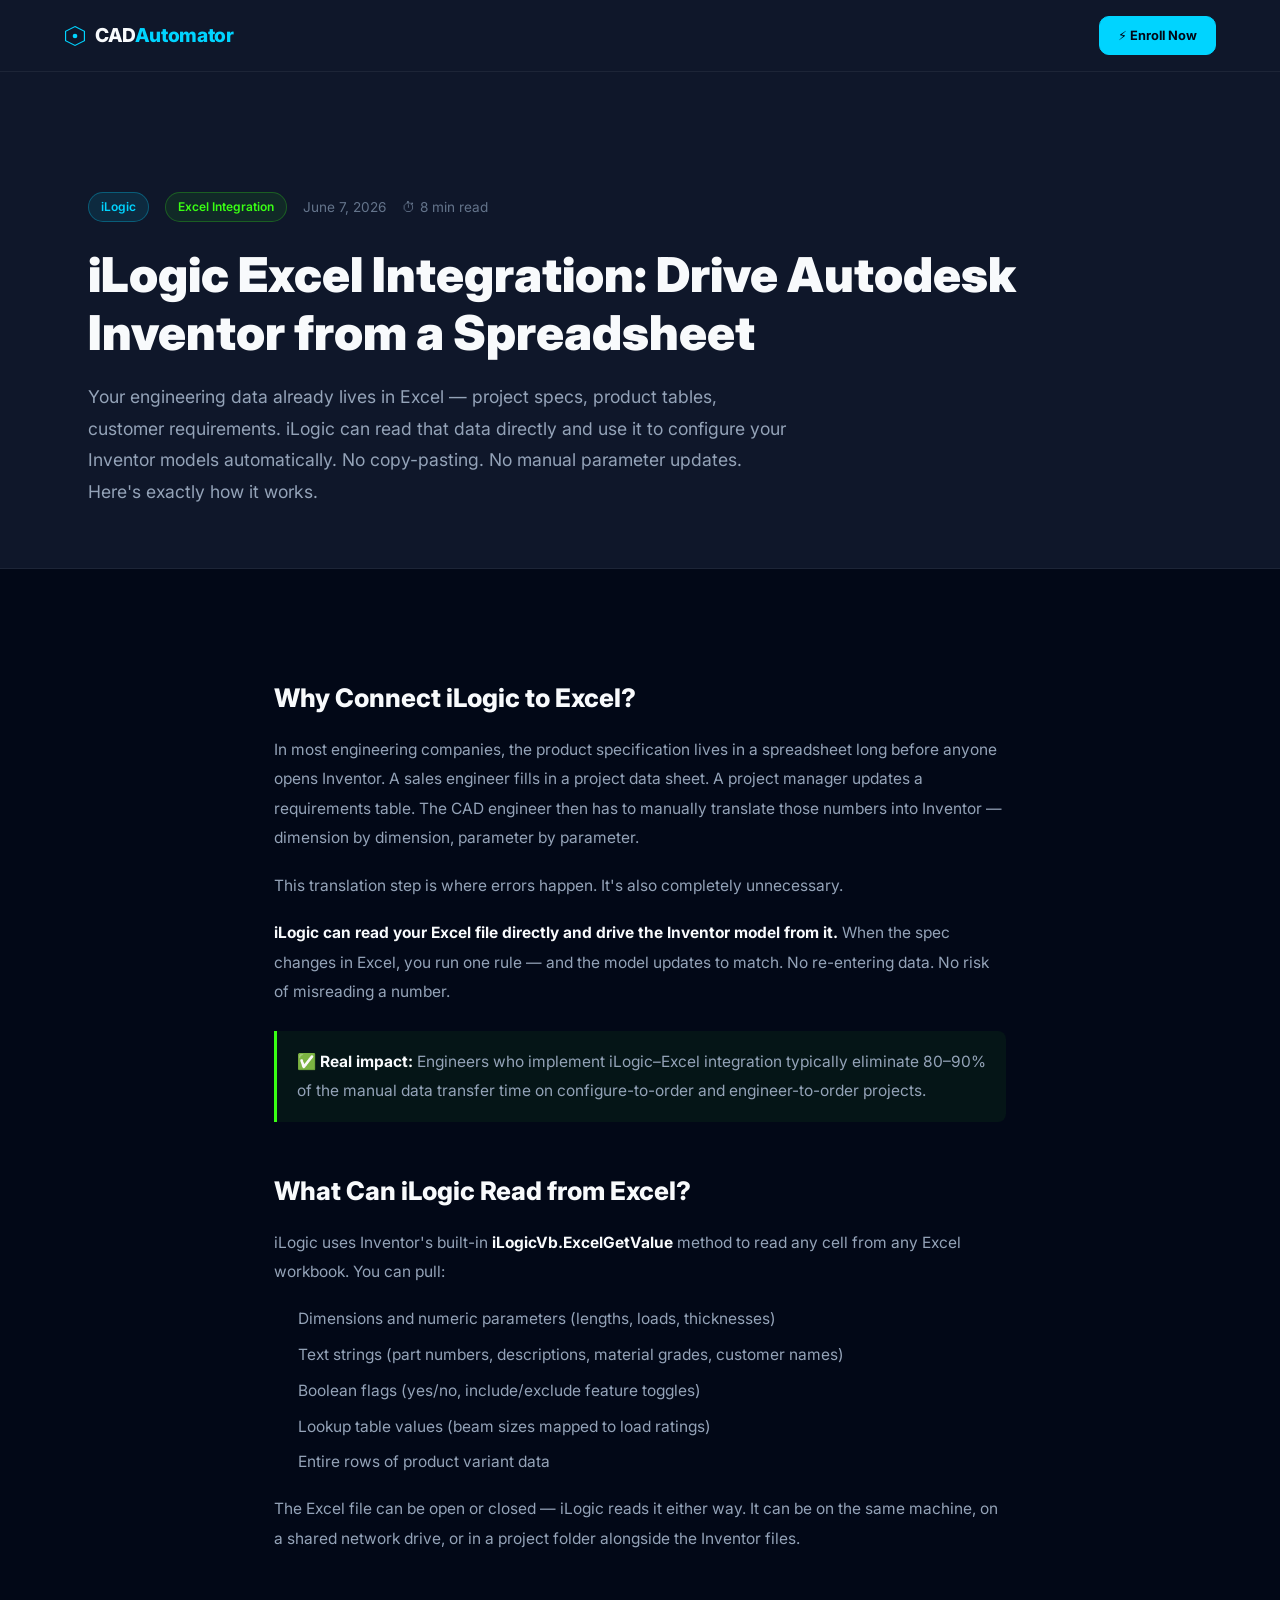
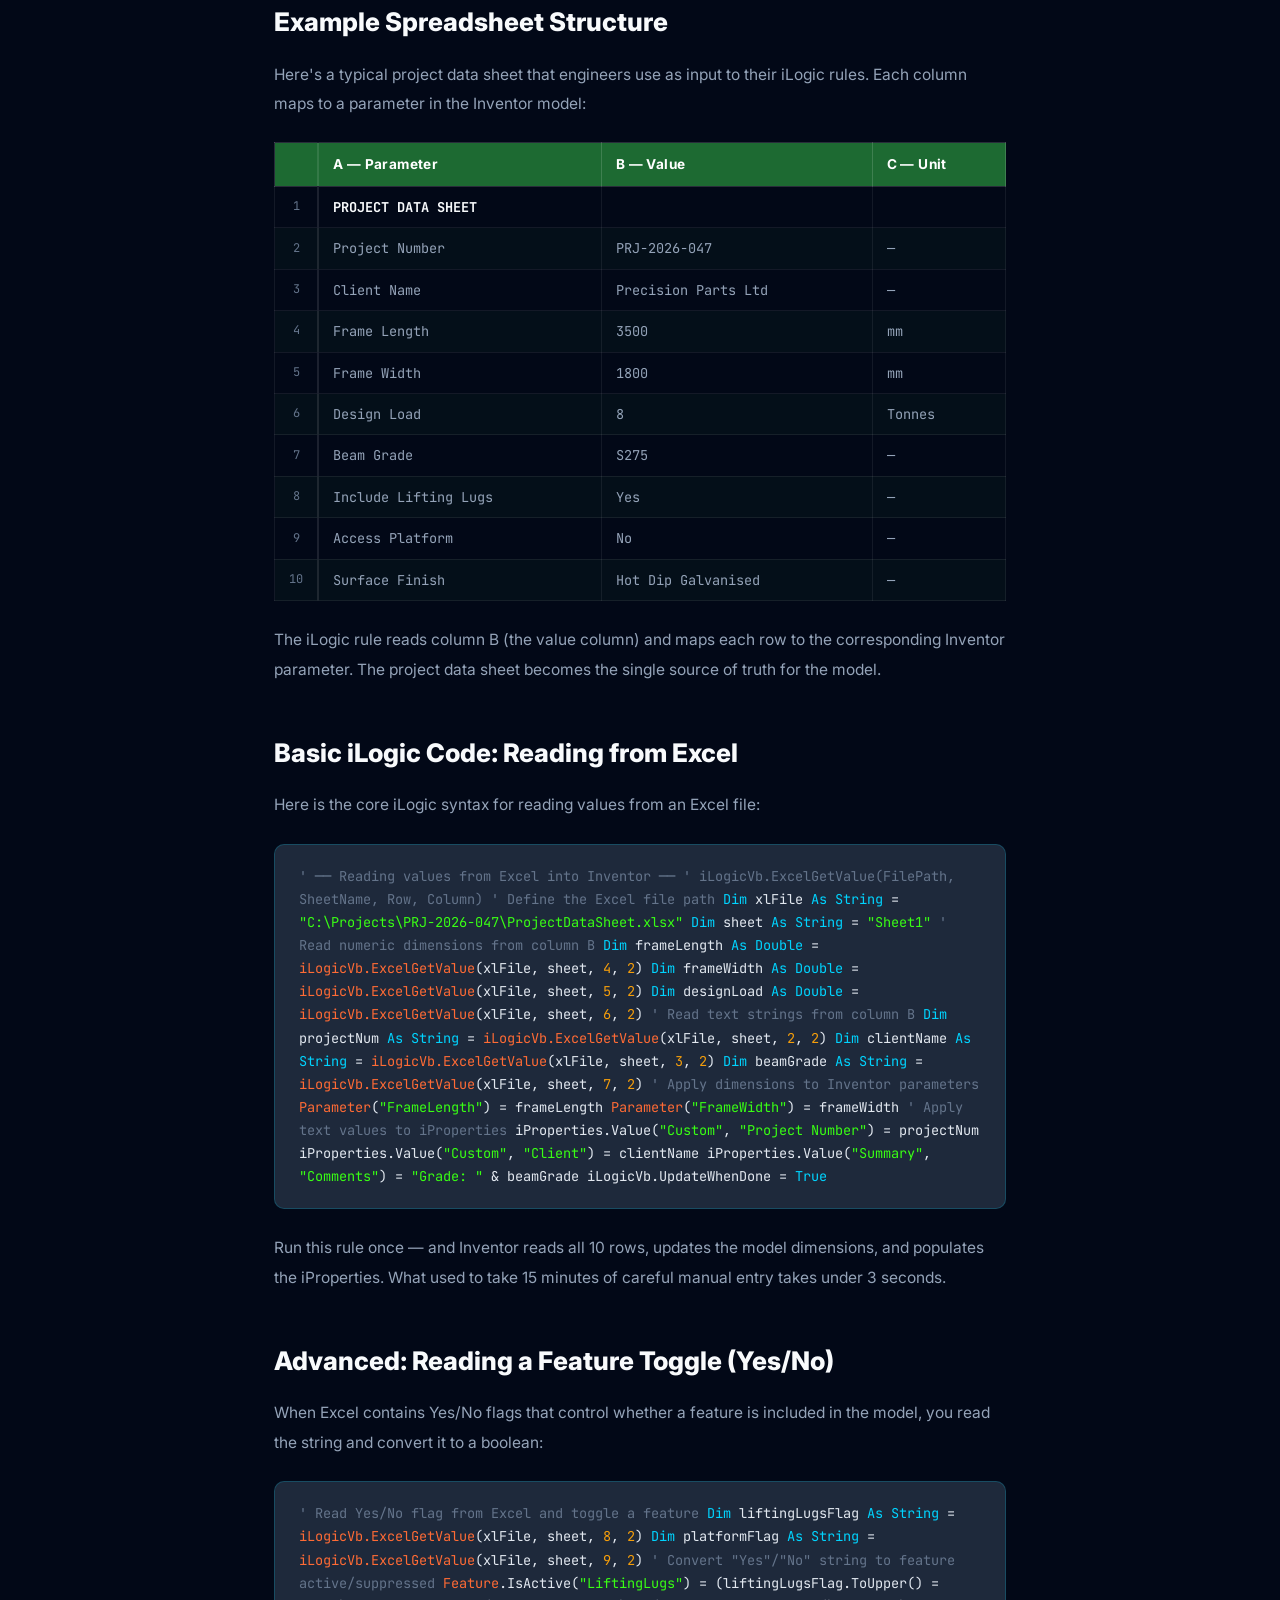
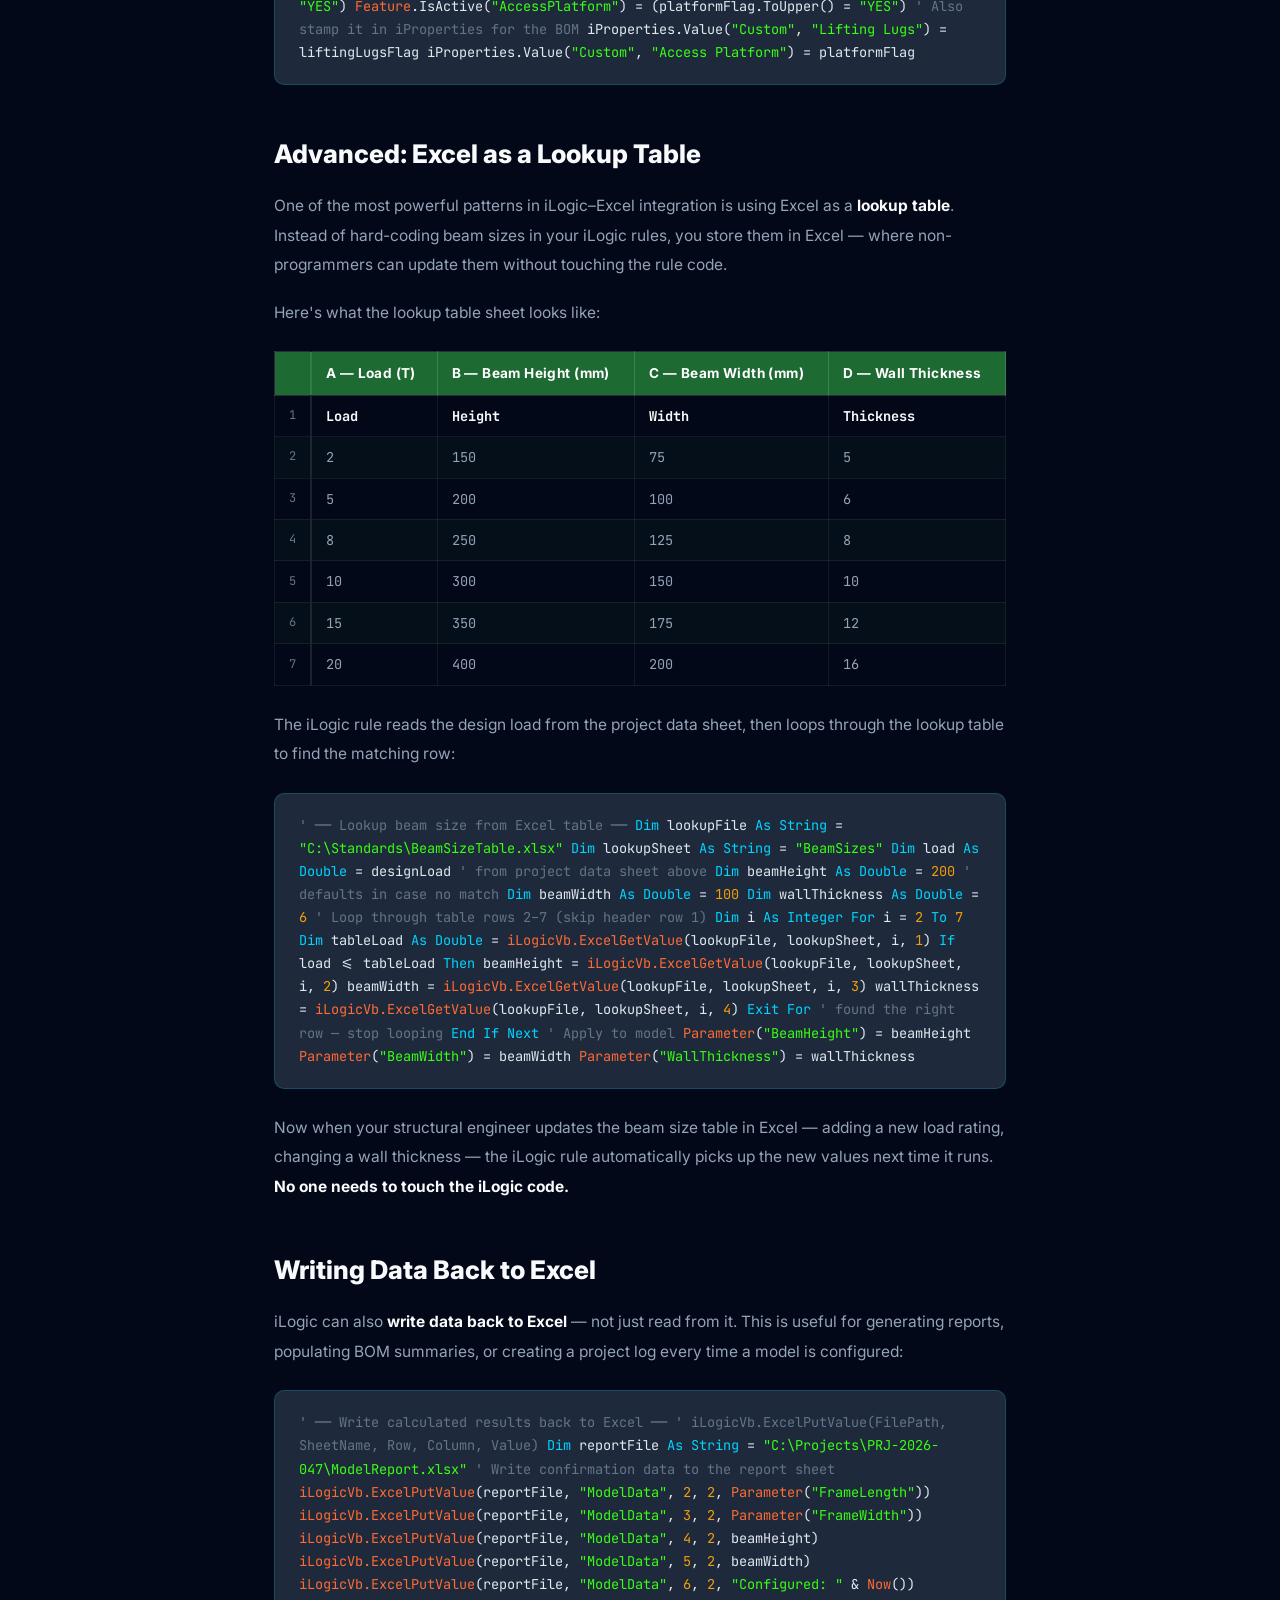
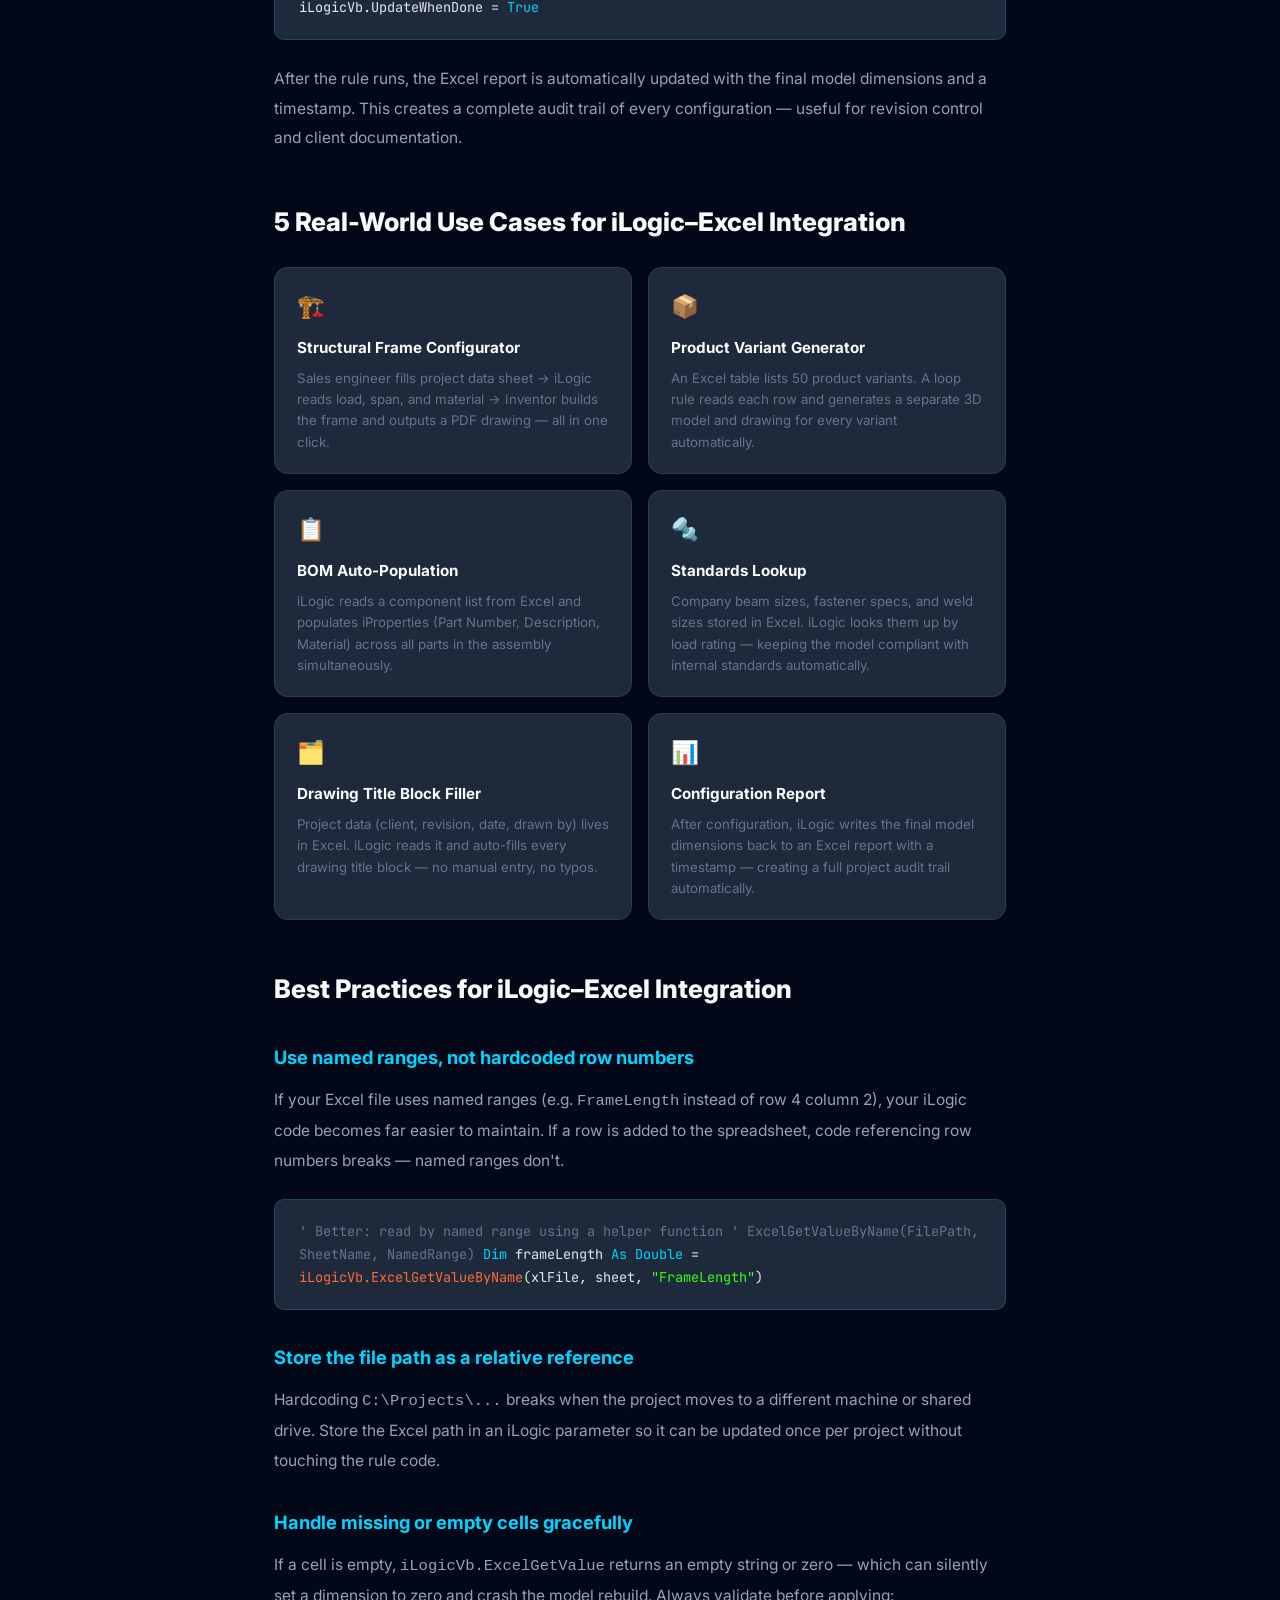
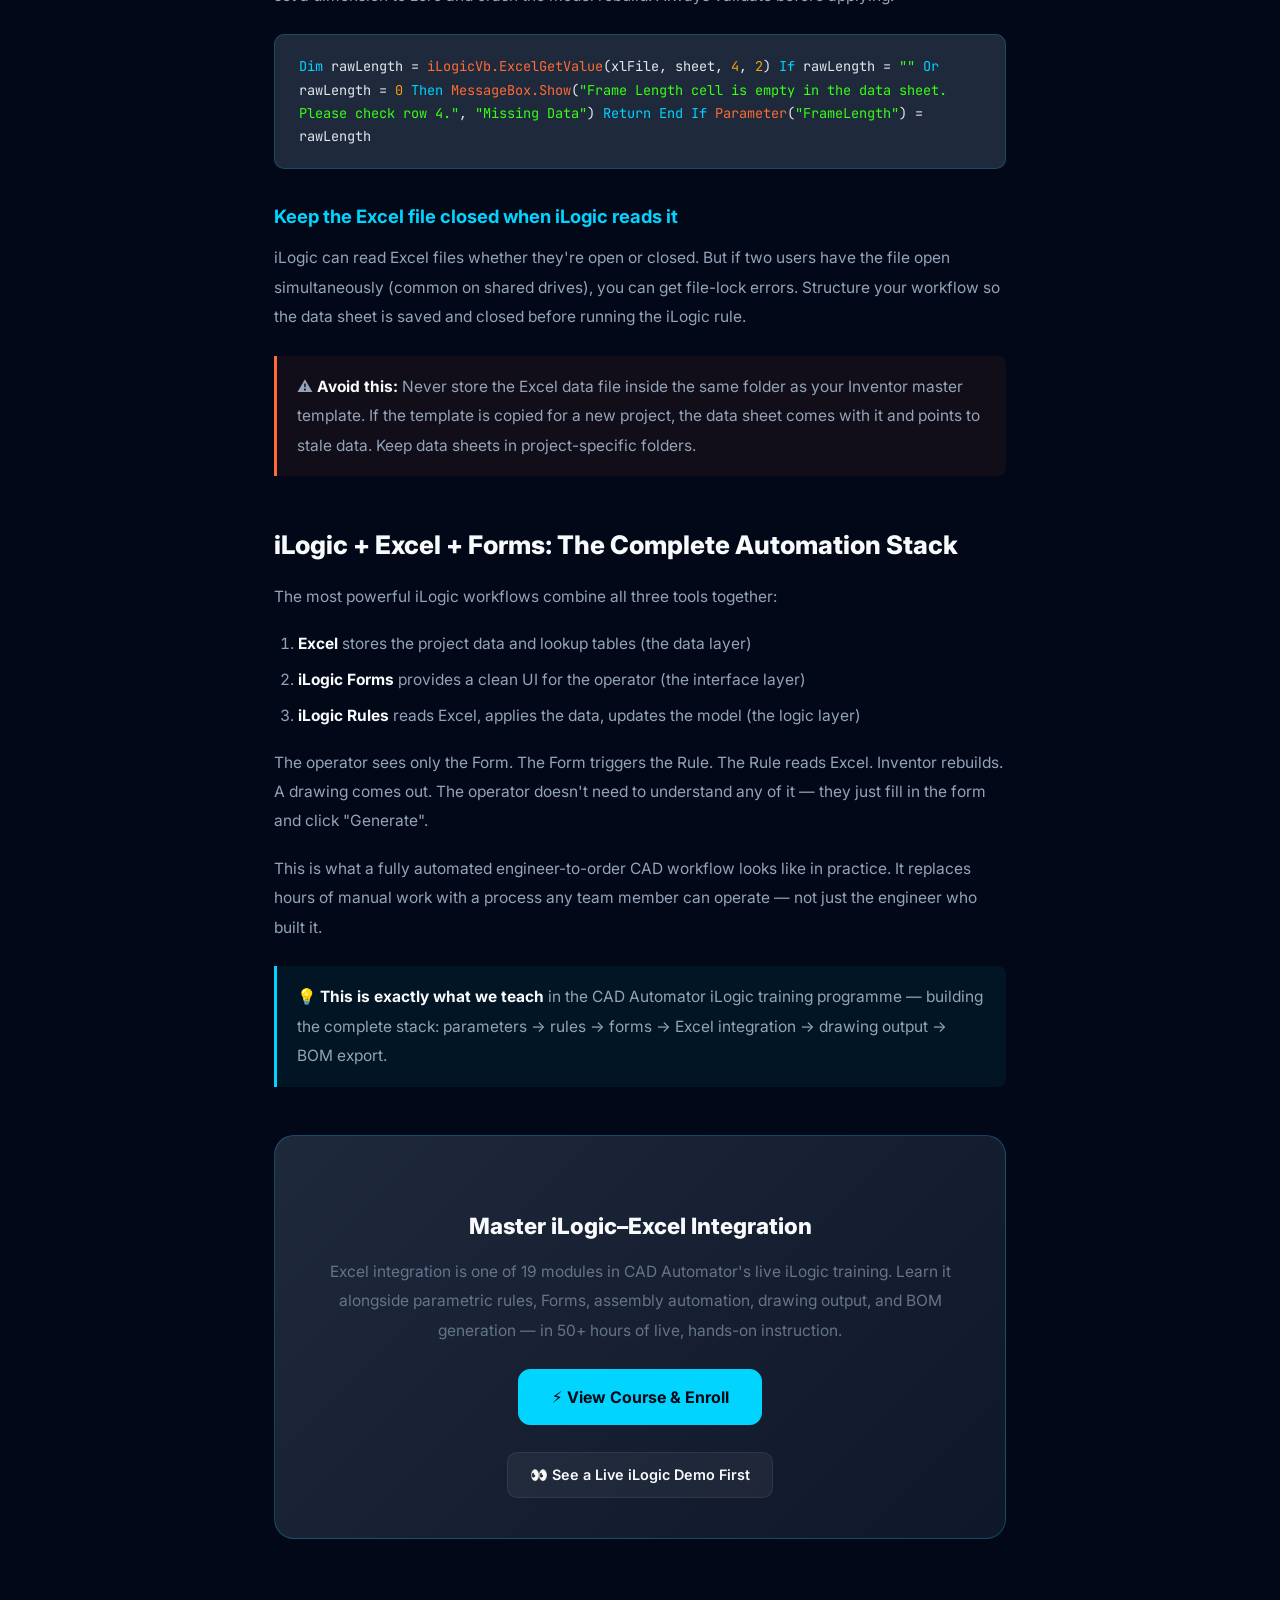
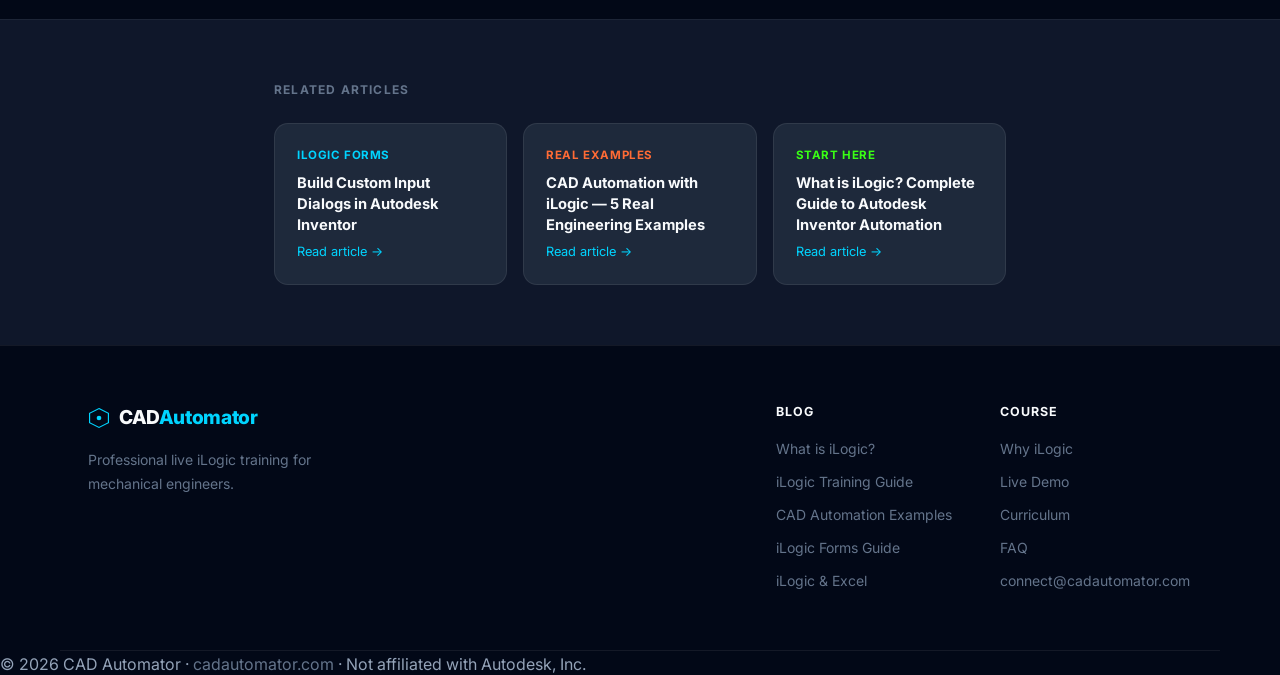
<file: blog/ilogic-excel-integration.html>
<!DOCTYPE html>
<html lang="en">
<head>
  <meta charset="UTF-8" />
  <meta name="viewport" content="width=device-width, initial-scale=1.0" />
  <title>iLogic Excel Integration: Drive Autodesk Inventor from a Spreadsheet | CAD Automator</title>
  <meta name="description" content="Learn how to connect iLogic to Excel in Autodesk Inventor. Read data, drive dimensions, auto-fill iProperties, and generate variants from a spreadsheet. Step-by-step guide with real code." />
  <meta name="keywords" content="ilogic excel, ilogic excel integration, autodesk inventor excel automation, ilogic read excel, inventor excel spreadsheet, ilogic parameter from excel" />
  <link rel="canonical" href="https://cadautomator.com/blog/ilogic-excel-integration" />
  <link rel="icon" type="image/svg+xml" href="/favicon.svg" />
  <meta property="og:title" content="iLogic Excel Integration: Drive Autodesk Inventor from a Spreadsheet" />
  <meta property="og:description" content="Connect iLogic to Excel and drive your Inventor models directly from spreadsheet data. Step-by-step guide with real code examples." />
  <meta property="og:url" content="https://cadautomator.com/blog/ilogic-excel-integration" />
  <meta property="og:type" content="article" />
  <script type="application/ld+json">
  {
    "@context": "https://schema.org",
    "@type": "Article",
    "headline": "iLogic Excel Integration: Drive Autodesk Inventor from a Spreadsheet",
    "description": "Learn how to connect iLogic to Excel in Autodesk Inventor — read data, drive dimensions, auto-fill iProperties, and generate product variants from a spreadsheet.",
    "author": { "@type": "Organization", "name": "CAD Automator", "url": "https://cadautomator.com" },
    "publisher": { "@type": "Organization", "name": "CAD Automator", "url": "https://cadautomator.com" },
    "datePublished": "2026-06-07",
    "mainEntityOfPage": "https://cadautomator.com/blog/ilogic-excel-integration"
  }
  </script>
  <script async src="https://www.googletagmanager.com/gtag/js?id=G-97KYLBNP5W"></script>
  <script>window.dataLayer=window.dataLayer||[];function gtag(){dataLayer.push(arguments);}gtag('js',new Date());gtag('config','G-97KYLBNP5W');</script>
  <link rel="preconnect" href="https://fonts.googleapis.com" />
  <link href="https://fonts.googleapis.com/css2?family=Inter:wght@300;400;500;600;700;800;900&family=JetBrains+Mono:wght@400;600&display=swap" rel="stylesheet" />
  <link rel="stylesheet" href="../css/style.css" />
  <style>
    .blog-hero { padding: 120px 0 60px; background: var(--dark2); border-bottom: 1px solid rgba(255,255,255,.06); }
    .blog-meta { display:flex; gap:16px; align-items:center; margin-bottom:24px; flex-wrap:wrap; }
    .blog-tag { background:rgba(0,212,255,.1); color:var(--blue); border:1px solid rgba(0,212,255,.3); padding:4px 12px; border-radius:20px; font-size:.75rem; font-weight:600; }
    .blog-tag.green { background:rgba(57,255,20,.08); color:var(--green); border:1px solid rgba(57,255,20,.25); }
    .blog-date { color:var(--mid); font-size:.85rem; }
    .blog-read { color:var(--mid); font-size:.85rem; }
    .blog-title { font-size:clamp(1.8rem,4vw,3rem); font-weight:900; color:var(--white); line-height:1.2; margin-bottom:20px; }
    .blog-intro { font-size:1.1rem; color:var(--light); line-height:1.8; max-width:700px; }
    .blog-body { max-width:780px; margin:0 auto; padding:60px 24px 80px; }
    .blog-body h2 { font-size:1.6rem; font-weight:800; color:var(--white); margin:48px 0 16px; }
    .blog-body h3 { font-size:1.15rem; font-weight:700; color:var(--blue); margin:32px 0 12px; }
    .blog-body p { color:var(--light); line-height:1.9; margin-bottom:18px; font-size:.97rem; }
    .blog-body ul, .blog-body ol { padding-left:24px; margin-bottom:18px; }
    .blog-body li { color:var(--light); line-height:1.8; margin-bottom:8px; font-size:.97rem; }
    .blog-body strong { color:var(--white); }
    .blog-code { background:var(--dark3); border:1px solid rgba(0,212,255,.2); border-radius:10px; padding:20px 24px; font-family:'JetBrains Mono',monospace; font-size:.85rem; color:#e2e8f0; margin:24px 0; overflow-x:auto; line-height:1.7; }
    .blog-code .kw  { color:#00d4ff; }
    .blog-code .str { color:#39ff14; }
    .blog-code .cm  { color:#64748b; }
    .blog-code .fn  { color:#ff6b35; }
    .blog-code .num { color:#f59e0b; }
    .blog-cta { background:linear-gradient(135deg,var(--dark3),var(--dark2)); border:1px solid rgba(0,212,255,.25); border-radius:20px; padding:40px; text-align:center; margin:48px 0 0; }
    .blog-cta h3 { font-size:1.4rem; font-weight:800; color:var(--white); margin-bottom:12px; }
    .blog-cta p { color:var(--mid); margin-bottom:24px; }
    .blog-nav-bar { background:var(--dark2); padding:16px 0; border-bottom:1px solid rgba(255,255,255,.06); }
    .blog-nav-inner { max-width:1200px; margin:0 auto; padding:0 24px; display:flex; justify-content:space-between; align-items:center; }
    .callout { background:rgba(0,212,255,.06); border-left:3px solid var(--blue); border-radius:0 8px 8px 0; padding:16px 20px; margin:24px 0; }
    .callout.orange { background:rgba(255,107,53,.06); border-left-color:var(--orange); }
    .callout.green  { background:rgba(57,255,20,.05); border-left-color:var(--green); }
    .callout p { margin:0; color:var(--light); }

    /* Excel table visual */
    .excel-table { width:100%; border-collapse:collapse; margin:24px 0; font-size:.85rem; font-family:'JetBrains Mono',monospace; }
    .excel-table th { background:#1d6a32; color:#fff; font-weight:700; padding:10px 14px; text-align:left; border:1px solid rgba(255,255,255,.15); font-family:'Inter',sans-serif; letter-spacing:.03em; }
    .excel-table td { padding:9px 14px; border:1px solid rgba(255,255,255,.07); color:var(--light); }
    .excel-table tr:nth-child(even) td { background:rgba(29,106,50,.08); }
    .excel-table .row-num { color:var(--mid); font-size:.75rem; width:32px; text-align:center; border-right:2px solid rgba(255,255,255,.1); }

    .step-box { background:var(--dark3); border:1px solid rgba(255,255,255,.08); border-radius:14px; padding:24px 28px; margin:20px 0; display:flex; gap:20px; align-items:flex-start; }
    .step-num { background:var(--green); color:#020817; font-weight:900; font-size:.9rem; min-width:32px; height:32px; border-radius:50%; display:flex; align-items:center; justify-content:center; flex-shrink:0; margin-top:2px; }
    .step-box p { margin:0; color:var(--light); font-size:.95rem; line-height:1.7; }
    .step-box strong { color:var(--white); }

    .use-case-grid { display:grid; grid-template-columns:1fr 1fr; gap:16px; margin:24px 0; }
    .use-case-card { background:var(--dark3); border:1px solid rgba(255,255,255,.08); border-radius:14px; padding:20px 22px; }
    .use-case-card h4 { color:var(--white); font-size:.95rem; font-weight:700; margin:0 0 8px; }
    .use-case-card p { color:var(--mid); font-size:.83rem; line-height:1.6; margin:0; }
    .use-case-card .uc-icon { font-size:1.4rem; margin-bottom:10px; display:block; }

    @media(max-width:640px){
      .blog-hero { padding: 80px 0 40px; }
      .blog-title { font-size: 1.6rem; }
      .blog-intro { font-size: .95rem; }
      .blog-body { padding: 40px 16px 60px; }
      .blog-body h2 { font-size: 1.3rem; margin: 36px 0 12px; }
      .blog-nav-inner { padding: 0 16px; }
      .blog-code { padding: 14px 16px; font-size: .76rem; }
      .step-box { flex-direction:column; gap:12px; padding:18px; }
      .use-case-grid { grid-template-columns:1fr; }
      .excel-table { font-size:.76rem; }
      .excel-table td, .excel-table th { padding:7px 10px; }
    }
  </style>
</head>
<body>

<nav class="blog-nav-bar">
  <div class="blog-nav-inner">
    <a href="../index.html" class="logo"><svg width="22" height="22" viewBox="0 0 28 28" fill="none"><polygon points="14,2 26,8 26,20 14,26 2,20 2,8" fill="none" stroke="#00d4ff" stroke-width="1.5"/><circle cx="14" cy="14" r="3" fill="#00d4ff"/></svg><span>CAD<span class="logo-accent">Automator</span></span></a>
    <a href="../index.html" class="btn btn-neon" style="font-size:.8rem;padding:8px 18px">⚡ Enroll Now</a>
  </div>
</nav>

<section class="blog-hero">
  <div class="container">
    <div class="blog-meta">
      <span class="blog-tag">iLogic</span>
      <span class="blog-tag green">Excel Integration</span>
      <span class="blog-date">June 7, 2026</span>
      <span class="blog-read">⏱ 8 min read</span>
    </div>
    <h1 class="blog-title">iLogic Excel Integration: Drive Autodesk<br>Inventor from a Spreadsheet</h1>
    <p class="blog-intro">Your engineering data already lives in Excel — project specs, product tables, customer requirements. iLogic can read that data directly and use it to configure your Inventor models automatically. No copy-pasting. No manual parameter updates. Here's exactly how it works.</p>
  </div>
</section>

<article class="blog-body">

  <h2>Why Connect iLogic to Excel?</h2>
  <p>In most engineering companies, the product specification lives in a spreadsheet long before anyone opens Inventor. A sales engineer fills in a project data sheet. A project manager updates a requirements table. The CAD engineer then has to manually translate those numbers into Inventor — dimension by dimension, parameter by parameter.</p>
  <p>This translation step is where errors happen. It's also completely unnecessary.</p>
  <p><strong>iLogic can read your Excel file directly and drive the Inventor model from it.</strong> When the spec changes in Excel, you run one rule — and the model updates to match. No re-entering data. No risk of misreading a number.</p>

  <div class="callout green"><p>✅ <strong>Real impact:</strong> Engineers who implement iLogic–Excel integration typically eliminate 80–90% of the manual data transfer time on configure-to-order and engineer-to-order projects.</p></div>

  <h2>What Can iLogic Read from Excel?</h2>
  <p>iLogic uses Inventor's built-in <strong>iLogicVb.ExcelGetValue</strong> method to read any cell from any Excel workbook. You can pull:</p>
  <ul>
    <li>Dimensions and numeric parameters (lengths, loads, thicknesses)</li>
    <li>Text strings (part numbers, descriptions, material grades, customer names)</li>
    <li>Boolean flags (yes/no, include/exclude feature toggles)</li>
    <li>Lookup table values (beam sizes mapped to load ratings)</li>
    <li>Entire rows of product variant data</li>
  </ul>
  <p>The Excel file can be open or closed — iLogic reads it either way. It can be on the same machine, on a shared network drive, or in a project folder alongside the Inventor files.</p>

  <h2>Example Spreadsheet Structure</h2>
  <p>Here's a typical project data sheet that engineers use as input to their iLogic rules. Each column maps to a parameter in the Inventor model:</p>

  <table class="excel-table">
    <thead>
      <tr>
        <th class="row-num"></th>
        <th>A — Parameter</th>
        <th>B — Value</th>
        <th>C — Unit</th>
      </tr>
    </thead>
    <tbody>
      <tr><td class="row-num">1</td><td><strong>PROJECT DATA SHEET</strong></td><td></td><td></td></tr>
      <tr><td class="row-num">2</td><td>Project Number</td><td>PRJ-2026-047</td><td>—</td></tr>
      <tr><td class="row-num">3</td><td>Client Name</td><td>Precision Parts Ltd</td><td>—</td></tr>
      <tr><td class="row-num">4</td><td>Frame Length</td><td>3500</td><td>mm</td></tr>
      <tr><td class="row-num">5</td><td>Frame Width</td><td>1800</td><td>mm</td></tr>
      <tr><td class="row-num">6</td><td>Design Load</td><td>8</td><td>Tonnes</td></tr>
      <tr><td class="row-num">7</td><td>Beam Grade</td><td>S275</td><td>—</td></tr>
      <tr><td class="row-num">8</td><td>Include Lifting Lugs</td><td>Yes</td><td>—</td></tr>
      <tr><td class="row-num">9</td><td>Access Platform</td><td>No</td><td>—</td></tr>
      <tr><td class="row-num">10</td><td>Surface Finish</td><td>Hot Dip Galvanised</td><td>—</td></tr>
    </tbody>
  </table>

  <p>The iLogic rule reads column B (the value column) and maps each row to the corresponding Inventor parameter. The project data sheet becomes the single source of truth for the model.</p>

  <h2>Basic iLogic Code: Reading from Excel</h2>
  <p>Here is the core iLogic syntax for reading values from an Excel file:</p>

  <div class="blog-code">
<span class="cm">' ── Reading values from Excel into Inventor ──</span>
<span class="cm">' iLogicVb.ExcelGetValue(FilePath, SheetName, Row, Column)</span>

<span class="cm">' Define the Excel file path</span>
<span class="kw">Dim</span> xlFile <span class="kw">As String</span> = <span class="str">"C:\Projects\PRJ-2026-047\ProjectDataSheet.xlsx"</span>
<span class="kw">Dim</span> sheet  <span class="kw">As String</span> = <span class="str">"Sheet1"</span>

<span class="cm">' Read numeric dimensions from column B</span>
<span class="kw">Dim</span> frameLength <span class="kw">As Double</span> = <span class="fn">iLogicVb.ExcelGetValue</span>(xlFile, sheet, <span class="num">4</span>, <span class="num">2</span>)
<span class="kw">Dim</span> frameWidth  <span class="kw">As Double</span> = <span class="fn">iLogicVb.ExcelGetValue</span>(xlFile, sheet, <span class="num">5</span>, <span class="num">2</span>)
<span class="kw">Dim</span> designLoad  <span class="kw">As Double</span> = <span class="fn">iLogicVb.ExcelGetValue</span>(xlFile, sheet, <span class="num">6</span>, <span class="num">2</span>)

<span class="cm">' Read text strings from column B</span>
<span class="kw">Dim</span> projectNum <span class="kw">As String</span> = <span class="fn">iLogicVb.ExcelGetValue</span>(xlFile, sheet, <span class="num">2</span>, <span class="num">2</span>)
<span class="kw">Dim</span> clientName <span class="kw">As String</span> = <span class="fn">iLogicVb.ExcelGetValue</span>(xlFile, sheet, <span class="num">3</span>, <span class="num">2</span>)
<span class="kw">Dim</span> beamGrade  <span class="kw">As String</span> = <span class="fn">iLogicVb.ExcelGetValue</span>(xlFile, sheet, <span class="num">7</span>, <span class="num">2</span>)

<span class="cm">' Apply dimensions to Inventor parameters</span>
<span class="fn">Parameter</span>(<span class="str">"FrameLength"</span>) = frameLength
<span class="fn">Parameter</span>(<span class="str">"FrameWidth"</span>)  = frameWidth

<span class="cm">' Apply text values to iProperties</span>
iProperties.Value(<span class="str">"Custom"</span>, <span class="str">"Project Number"</span>) = projectNum
iProperties.Value(<span class="str">"Custom"</span>, <span class="str">"Client"</span>)         = clientName
iProperties.Value(<span class="str">"Summary"</span>, <span class="str">"Comments"</span>)      = <span class="str">"Grade: "</span> & beamGrade

iLogicVb.UpdateWhenDone = <span class="kw">True</span>
  </div>

  <p>Run this rule once — and Inventor reads all 10 rows, updates the model dimensions, and populates the iProperties. What used to take 15 minutes of careful manual entry takes under 3 seconds.</p>

  <h2>Advanced: Reading a Feature Toggle (Yes/No)</h2>
  <p>When Excel contains Yes/No flags that control whether a feature is included in the model, you read the string and convert it to a boolean:</p>

  <div class="blog-code">
<span class="cm">' Read Yes/No flag from Excel and toggle a feature</span>
<span class="kw">Dim</span> liftingLugsFlag <span class="kw">As String</span> = <span class="fn">iLogicVb.ExcelGetValue</span>(xlFile, sheet, <span class="num">8</span>, <span class="num">2</span>)
<span class="kw">Dim</span> platformFlag    <span class="kw">As String</span> = <span class="fn">iLogicVb.ExcelGetValue</span>(xlFile, sheet, <span class="num">9</span>, <span class="num">2</span>)

<span class="cm">' Convert "Yes"/"No" string to feature active/suppressed</span>
<span class="fn">Feature</span>.IsActive(<span class="str">"LiftingLugs"</span>)     = (liftingLugsFlag.ToUpper() = <span class="str">"YES"</span>)
<span class="fn">Feature</span>.IsActive(<span class="str">"AccessPlatform"</span>)   = (platformFlag.ToUpper() = <span class="str">"YES"</span>)

<span class="cm">' Also stamp it in iProperties for the BOM</span>
iProperties.Value(<span class="str">"Custom"</span>, <span class="str">"Lifting Lugs"</span>)    = liftingLugsFlag
iProperties.Value(<span class="str">"Custom"</span>, <span class="str">"Access Platform"</span>) = platformFlag
  </div>

  <h2>Advanced: Excel as a Lookup Table</h2>
  <p>One of the most powerful patterns in iLogic–Excel integration is using Excel as a <strong>lookup table</strong>. Instead of hard-coding beam sizes in your iLogic rules, you store them in Excel — where non-programmers can update them without touching the rule code.</p>

  <p>Here's what the lookup table sheet looks like:</p>

  <table class="excel-table">
    <thead>
      <tr>
        <th class="row-num"></th>
        <th>A — Load (T)</th>
        <th>B — Beam Height (mm)</th>
        <th>C — Beam Width (mm)</th>
        <th>D — Wall Thickness</th>
      </tr>
    </thead>
    <tbody>
      <tr><td class="row-num">1</td><td><strong>Load</strong></td><td><strong>Height</strong></td><td><strong>Width</strong></td><td><strong>Thickness</strong></td></tr>
      <tr><td class="row-num">2</td><td>2</td><td>150</td><td>75</td><td>5</td></tr>
      <tr><td class="row-num">3</td><td>5</td><td>200</td><td>100</td><td>6</td></tr>
      <tr><td class="row-num">4</td><td>8</td><td>250</td><td>125</td><td>8</td></tr>
      <tr><td class="row-num">5</td><td>10</td><td>300</td><td>150</td><td>10</td></tr>
      <tr><td class="row-num">6</td><td>15</td><td>350</td><td>175</td><td>12</td></tr>
      <tr><td class="row-num">7</td><td>20</td><td>400</td><td>200</td><td>16</td></tr>
    </tbody>
  </table>

  <p>The iLogic rule reads the design load from the project data sheet, then loops through the lookup table to find the matching row:</p>

  <div class="blog-code">
<span class="cm">' ── Lookup beam size from Excel table ──</span>
<span class="kw">Dim</span> lookupFile  <span class="kw">As String</span> = <span class="str">"C:\Standards\BeamSizeTable.xlsx"</span>
<span class="kw">Dim</span> lookupSheet <span class="kw">As String</span> = <span class="str">"BeamSizes"</span>
<span class="kw">Dim</span> load        <span class="kw">As Double</span> = designLoad  <span class="cm">' from project data sheet above</span>

<span class="kw">Dim</span> beamHeight    <span class="kw">As Double</span> = <span class="num">200</span>  <span class="cm">' defaults in case no match</span>
<span class="kw">Dim</span> beamWidth     <span class="kw">As Double</span> = <span class="num">100</span>
<span class="kw">Dim</span> wallThickness <span class="kw">As Double</span> = <span class="num">6</span>

<span class="cm">' Loop through table rows 2–7 (skip header row 1)</span>
<span class="kw">Dim</span> i <span class="kw">As Integer</span>
<span class="kw">For</span> i = <span class="num">2</span> <span class="kw">To</span> <span class="num">7</span>
  <span class="kw">Dim</span> tableLoad <span class="kw">As Double</span> = <span class="fn">iLogicVb.ExcelGetValue</span>(lookupFile, lookupSheet, i, <span class="num">1</span>)
  <span class="kw">If</span> load <= tableLoad <span class="kw">Then</span>
    beamHeight    = <span class="fn">iLogicVb.ExcelGetValue</span>(lookupFile, lookupSheet, i, <span class="num">2</span>)
    beamWidth     = <span class="fn">iLogicVb.ExcelGetValue</span>(lookupFile, lookupSheet, i, <span class="num">3</span>)
    wallThickness = <span class="fn">iLogicVb.ExcelGetValue</span>(lookupFile, lookupSheet, i, <span class="num">4</span>)
    <span class="kw">Exit For</span>  <span class="cm">' found the right row — stop looping</span>
  <span class="kw">End If</span>
<span class="kw">Next</span>

<span class="cm">' Apply to model</span>
<span class="fn">Parameter</span>(<span class="str">"BeamHeight"</span>)    = beamHeight
<span class="fn">Parameter</span>(<span class="str">"BeamWidth"</span>)     = beamWidth
<span class="fn">Parameter</span>(<span class="str">"WallThickness"</span>) = wallThickness
  </div>

  <p>Now when your structural engineer updates the beam size table in Excel — adding a new load rating, changing a wall thickness — the iLogic rule automatically picks up the new values next time it runs. <strong>No one needs to touch the iLogic code.</strong></p>

  <h2>Writing Data Back to Excel</h2>
  <p>iLogic can also <strong>write data back to Excel</strong> — not just read from it. This is useful for generating reports, populating BOM summaries, or creating a project log every time a model is configured:</p>

  <div class="blog-code">
<span class="cm">' ── Write calculated results back to Excel ──</span>
<span class="cm">' iLogicVb.ExcelPutValue(FilePath, SheetName, Row, Column, Value)</span>

<span class="kw">Dim</span> reportFile <span class="kw">As String</span> = <span class="str">"C:\Projects\PRJ-2026-047\ModelReport.xlsx"</span>

<span class="cm">' Write confirmation data to the report sheet</span>
<span class="fn">iLogicVb.ExcelPutValue</span>(reportFile, <span class="str">"ModelData"</span>, <span class="num">2</span>, <span class="num">2</span>, <span class="fn">Parameter</span>(<span class="str">"FrameLength"</span>))
<span class="fn">iLogicVb.ExcelPutValue</span>(reportFile, <span class="str">"ModelData"</span>, <span class="num">3</span>, <span class="num">2</span>, <span class="fn">Parameter</span>(<span class="str">"FrameWidth"</span>))
<span class="fn">iLogicVb.ExcelPutValue</span>(reportFile, <span class="str">"ModelData"</span>, <span class="num">4</span>, <span class="num">2</span>, beamHeight)
<span class="fn">iLogicVb.ExcelPutValue</span>(reportFile, <span class="str">"ModelData"</span>, <span class="num">5</span>, <span class="num">2</span>, beamWidth)
<span class="fn">iLogicVb.ExcelPutValue</span>(reportFile, <span class="str">"ModelData"</span>, <span class="num">6</span>, <span class="num">2</span>, <span class="str">"Configured: "</span> & <span class="fn">Now</span>())

iLogicVb.UpdateWhenDone = <span class="kw">True</span>
  </div>

  <p>After the rule runs, the Excel report is automatically updated with the final model dimensions and a timestamp. This creates a complete audit trail of every configuration — useful for revision control and client documentation.</p>

  <h2>5 Real-World Use Cases for iLogic–Excel Integration</h2>

  <div class="use-case-grid">
    <div class="use-case-card">
      <span class="uc-icon">🏗️</span>
      <h4>Structural Frame Configurator</h4>
      <p>Sales engineer fills project data sheet → iLogic reads load, span, and material → Inventor builds the frame and outputs a PDF drawing — all in one click.</p>
    </div>
    <div class="use-case-card">
      <span class="uc-icon">📦</span>
      <h4>Product Variant Generator</h4>
      <p>An Excel table lists 50 product variants. A loop rule reads each row and generates a separate 3D model and drawing for every variant automatically.</p>
    </div>
    <div class="use-case-card">
      <span class="uc-icon">📋</span>
      <h4>BOM Auto-Population</h4>
      <p>iLogic reads a component list from Excel and populates iProperties (Part Number, Description, Material) across all parts in the assembly simultaneously.</p>
    </div>
    <div class="use-case-card">
      <span class="uc-icon">🔩</span>
      <h4>Standards Lookup</h4>
      <p>Company beam sizes, fastener specs, and weld sizes stored in Excel. iLogic looks them up by load rating — keeping the model compliant with internal standards automatically.</p>
    </div>
    <div class="use-case-card">
      <span class="uc-icon">🗂️</span>
      <h4>Drawing Title Block Filler</h4>
      <p>Project data (client, revision, date, drawn by) lives in Excel. iLogic reads it and auto-fills every drawing title block — no manual entry, no typos.</p>
    </div>
    <div class="use-case-card">
      <span class="uc-icon">📊</span>
      <h4>Configuration Report</h4>
      <p>After configuration, iLogic writes the final model dimensions back to an Excel report with a timestamp — creating a full project audit trail automatically.</p>
    </div>
  </div>

  <h2>Best Practices for iLogic–Excel Integration</h2>

  <h3>Use named ranges, not hardcoded row numbers</h3>
  <p>If your Excel file uses named ranges (e.g. <code>FrameLength</code> instead of row 4 column 2), your iLogic code becomes far easier to maintain. If a row is added to the spreadsheet, code referencing row numbers breaks — named ranges don't.</p>

  <div class="blog-code">
<span class="cm">' Better: read by named range using a helper function</span>
<span class="cm">' ExcelGetValueByName(FilePath, SheetName, NamedRange)</span>
<span class="kw">Dim</span> frameLength <span class="kw">As Double</span> = <span class="fn">iLogicVb.ExcelGetValueByName</span>(xlFile, sheet, <span class="str">"FrameLength"</span>)
  </div>

  <h3>Store the file path as a relative reference</h3>
  <p>Hardcoding <code>C:\Projects\...</code> breaks when the project moves to a different machine or shared drive. Store the Excel path in an iLogic parameter so it can be updated once per project without touching the rule code.</p>

  <h3>Handle missing or empty cells gracefully</h3>
  <p>If a cell is empty, <code>iLogicVb.ExcelGetValue</code> returns an empty string or zero — which can silently set a dimension to zero and crash the model rebuild. Always validate before applying:</p>

  <div class="blog-code">
<span class="kw">Dim</span> rawLength = <span class="fn">iLogicVb.ExcelGetValue</span>(xlFile, sheet, <span class="num">4</span>, <span class="num">2</span>)
<span class="kw">If</span> rawLength = <span class="str">""</span> <span class="kw">Or</span> rawLength = <span class="num">0</span> <span class="kw">Then</span>
  <span class="fn">MessageBox.Show</span>(<span class="str">"Frame Length cell is empty in the data sheet. Please check row 4."</span>, <span class="str">"Missing Data"</span>)
  <span class="kw">Return</span>
<span class="kw">End If</span>
<span class="fn">Parameter</span>(<span class="str">"FrameLength"</span>) = rawLength
  </div>

  <h3>Keep the Excel file closed when iLogic reads it</h3>
  <p>iLogic can read Excel files whether they're open or closed. But if two users have the file open simultaneously (common on shared drives), you can get file-lock errors. Structure your workflow so the data sheet is saved and closed before running the iLogic rule.</p>

  <div class="callout orange"><p>⚠️ <strong>Avoid this:</strong> Never store the Excel data file inside the same folder as your Inventor master template. If the template is copied for a new project, the data sheet comes with it and points to stale data. Keep data sheets in project-specific folders.</p></div>

  <h2>iLogic + Excel + Forms: The Complete Automation Stack</h2>
  <p>The most powerful iLogic workflows combine all three tools together:</p>
  <ol>
    <li><strong>Excel</strong> stores the project data and lookup tables (the data layer)</li>
    <li><strong>iLogic Forms</strong> provides a clean UI for the operator (the interface layer)</li>
    <li><strong>iLogic Rules</strong> reads Excel, applies the data, updates the model (the logic layer)</li>
  </ol>
  <p>The operator sees only the Form. The Form triggers the Rule. The Rule reads Excel. Inventor rebuilds. A drawing comes out. The operator doesn't need to understand any of it — they just fill in the form and click "Generate".</p>
  <p>This is what a fully automated engineer-to-order CAD workflow looks like in practice. It replaces hours of manual work with a process any team member can operate — not just the engineer who built it.</p>

  <div class="callout"><p>💡 <strong>This is exactly what we teach</strong> in the CAD Automator iLogic training programme — building the complete stack: parameters → rules → forms → Excel integration → drawing output → BOM export.</p></div>

  <div class="blog-cta">
    <h3>Master iLogic–Excel Integration</h3>
    <p>Excel integration is one of 19 modules in CAD Automator's live iLogic training. Learn it alongside parametric rules, Forms, assembly automation, drawing output, and BOM generation — in 50+ hours of live, hands-on instruction.</p>
    <a href="../index.html" class="btn btn-neon btn-xl">⚡ View Course &amp; Enroll</a>
    <br><br>
    <a href="../index.html#demo" class="btn btn-ghost">👀 See a Live iLogic Demo First</a>
  </div>

</article>

<!-- ── Related Articles ── -->
<section style="background:var(--dark2);padding:60px 0;border-top:1px solid rgba(255,255,255,.06)">
  <div style="max-width:780px;margin:0 auto;padding:0 24px">
    <p style="font-size:.75rem;font-weight:700;color:var(--mid);letter-spacing:.1em;text-transform:uppercase;margin-bottom:24px">Related Articles</p>
    <div style="display:grid;grid-template-columns:repeat(auto-fit,minmax(220px,1fr));gap:16px">
      <a href="ilogic-forms-guide.html" style="background:var(--dark3);border:1px solid rgba(255,255,255,.08);border-radius:14px;padding:22px;text-decoration:none;display:block;transition:border-color .2s" onmouseover="this.style.borderColor='rgba(0,212,255,.35)'" onmouseout="this.style.borderColor='rgba(255,255,255,.08)'">
        <p style="font-size:.72rem;font-weight:700;color:var(--blue);margin:0 0 8px;text-transform:uppercase;letter-spacing:.05em">iLogic Forms</p>
        <p style="font-size:.92rem;font-weight:700;color:var(--white);margin:0 0 6px;line-height:1.4">Build Custom Input Dialogs in Autodesk Inventor</p>
        <p style="font-size:.8rem;color:var(--blue);margin:0">Read article →</p>
      </a>
      <a href="cad-automation-examples.html" style="background:var(--dark3);border:1px solid rgba(255,255,255,.08);border-radius:14px;padding:22px;text-decoration:none;display:block;transition:border-color .2s" onmouseover="this.style.borderColor='rgba(0,212,255,.35)'" onmouseout="this.style.borderColor='rgba(255,255,255,.08)'">
        <p style="font-size:.72rem;font-weight:700;color:var(--orange);margin:0 0 8px;text-transform:uppercase;letter-spacing:.05em">Real Examples</p>
        <p style="font-size:.92rem;font-weight:700;color:var(--white);margin:0 0 6px;line-height:1.4">CAD Automation with iLogic — 5 Real Engineering Examples</p>
        <p style="font-size:.8rem;color:var(--blue);margin:0">Read article →</p>
      </a>
      <a href="what-is-ilogic.html" style="background:var(--dark3);border:1px solid rgba(255,255,255,.08);border-radius:14px;padding:22px;text-decoration:none;display:block;transition:border-color .2s" onmouseover="this.style.borderColor='rgba(0,212,255,.35)'" onmouseout="this.style.borderColor='rgba(255,255,255,.08)'">
        <p style="font-size:.72rem;font-weight:700;color:var(--green);margin:0 0 8px;text-transform:uppercase;letter-spacing:.05em">Start Here</p>
        <p style="font-size:.92rem;font-weight:700;color:var(--white);margin:0 0 6px;line-height:1.4">What is iLogic? Complete Guide to Autodesk Inventor Automation</p>
        <p style="font-size:.8rem;color:var(--blue);margin:0">Read article →</p>
      </a>
    </div>
  </div>
</section>

<footer class="footer" style="margin-top:0">
  <div class="container footer-inner">
    <div class="footer-brand">
      <a href="../index.html" class="logo"><svg width="22" height="22" viewBox="0 0 28 28" fill="none"><polygon points="14,2 26,8 26,20 14,26 2,20 2,8" fill="none" stroke="#00d4ff" stroke-width="1.5"/><circle cx="14" cy="14" r="3" fill="#00d4ff"/></svg><span>CAD<span class="logo-accent">Automator</span></span></a>
      <p>Professional live iLogic training for mechanical engineers.</p>
    </div>
    <div class="footer-links">
      <div class="fl-col">
        <h4>Blog</h4>
        <a href="what-is-ilogic.html">What is iLogic?</a>
        <a href="ilogic-training-guide.html">iLogic Training Guide</a>
        <a href="cad-automation-examples.html">CAD Automation Examples</a>
        <a href="ilogic-forms-guide.html">iLogic Forms Guide</a>
        <a href="ilogic-excel-integration.html">iLogic &amp; Excel</a>
      </div>
      <div class="fl-col">
        <h4>Course</h4>
        <a href="../index.html#why">Why iLogic</a>
        <a href="../index.html#demo">Live Demo</a>
        <a href="../index.html#structure">Curriculum</a>
        <a href="../index.html#faq">FAQ</a>
        <a href="mailto:connect@cadautomator.com">connect@cadautomator.com</a>
      </div>
    </div>
  </div>
  <div class="footer-copy"><p>&copy; 2026 CAD Automator · <a href="https://cadautomator.com" style="color:var(--mid)">cadautomator.com</a> · Not affiliated with Autodesk, Inc.</p></div>
</footer>

</body>
</html>
</file>
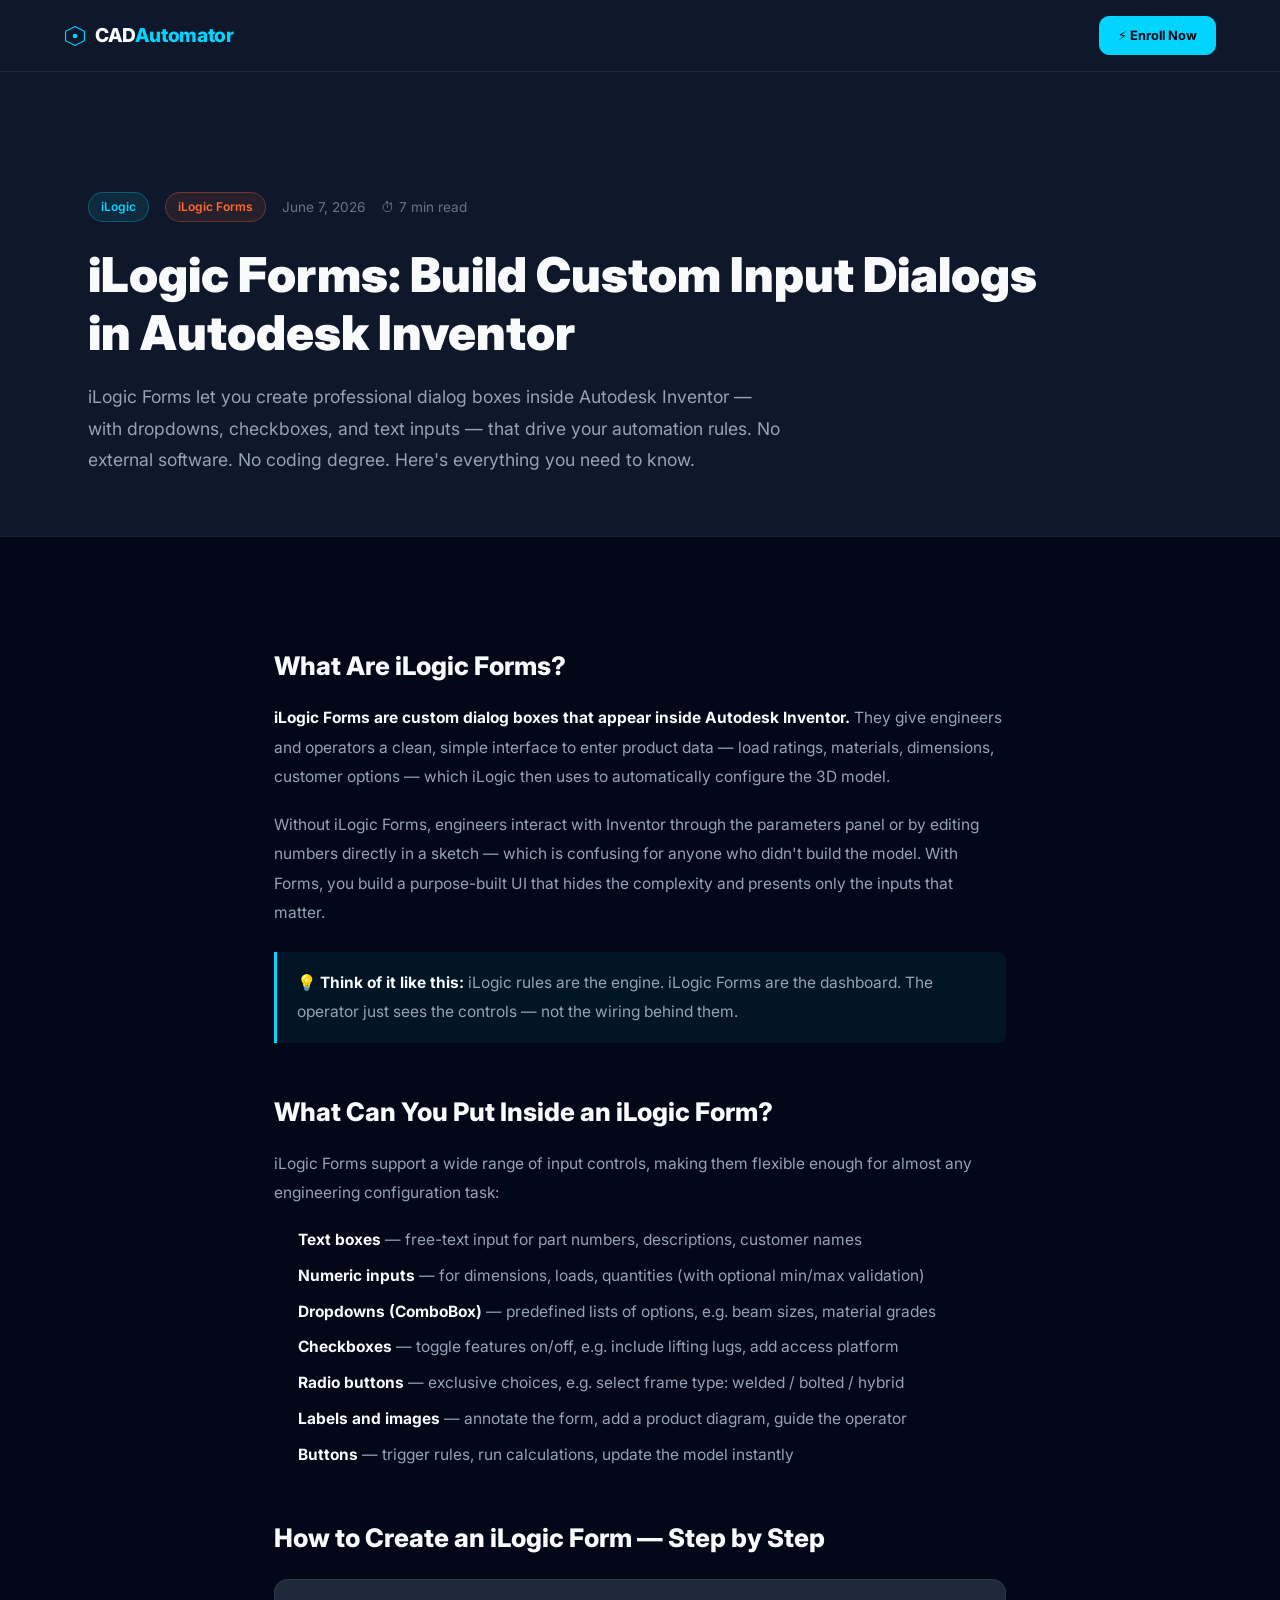
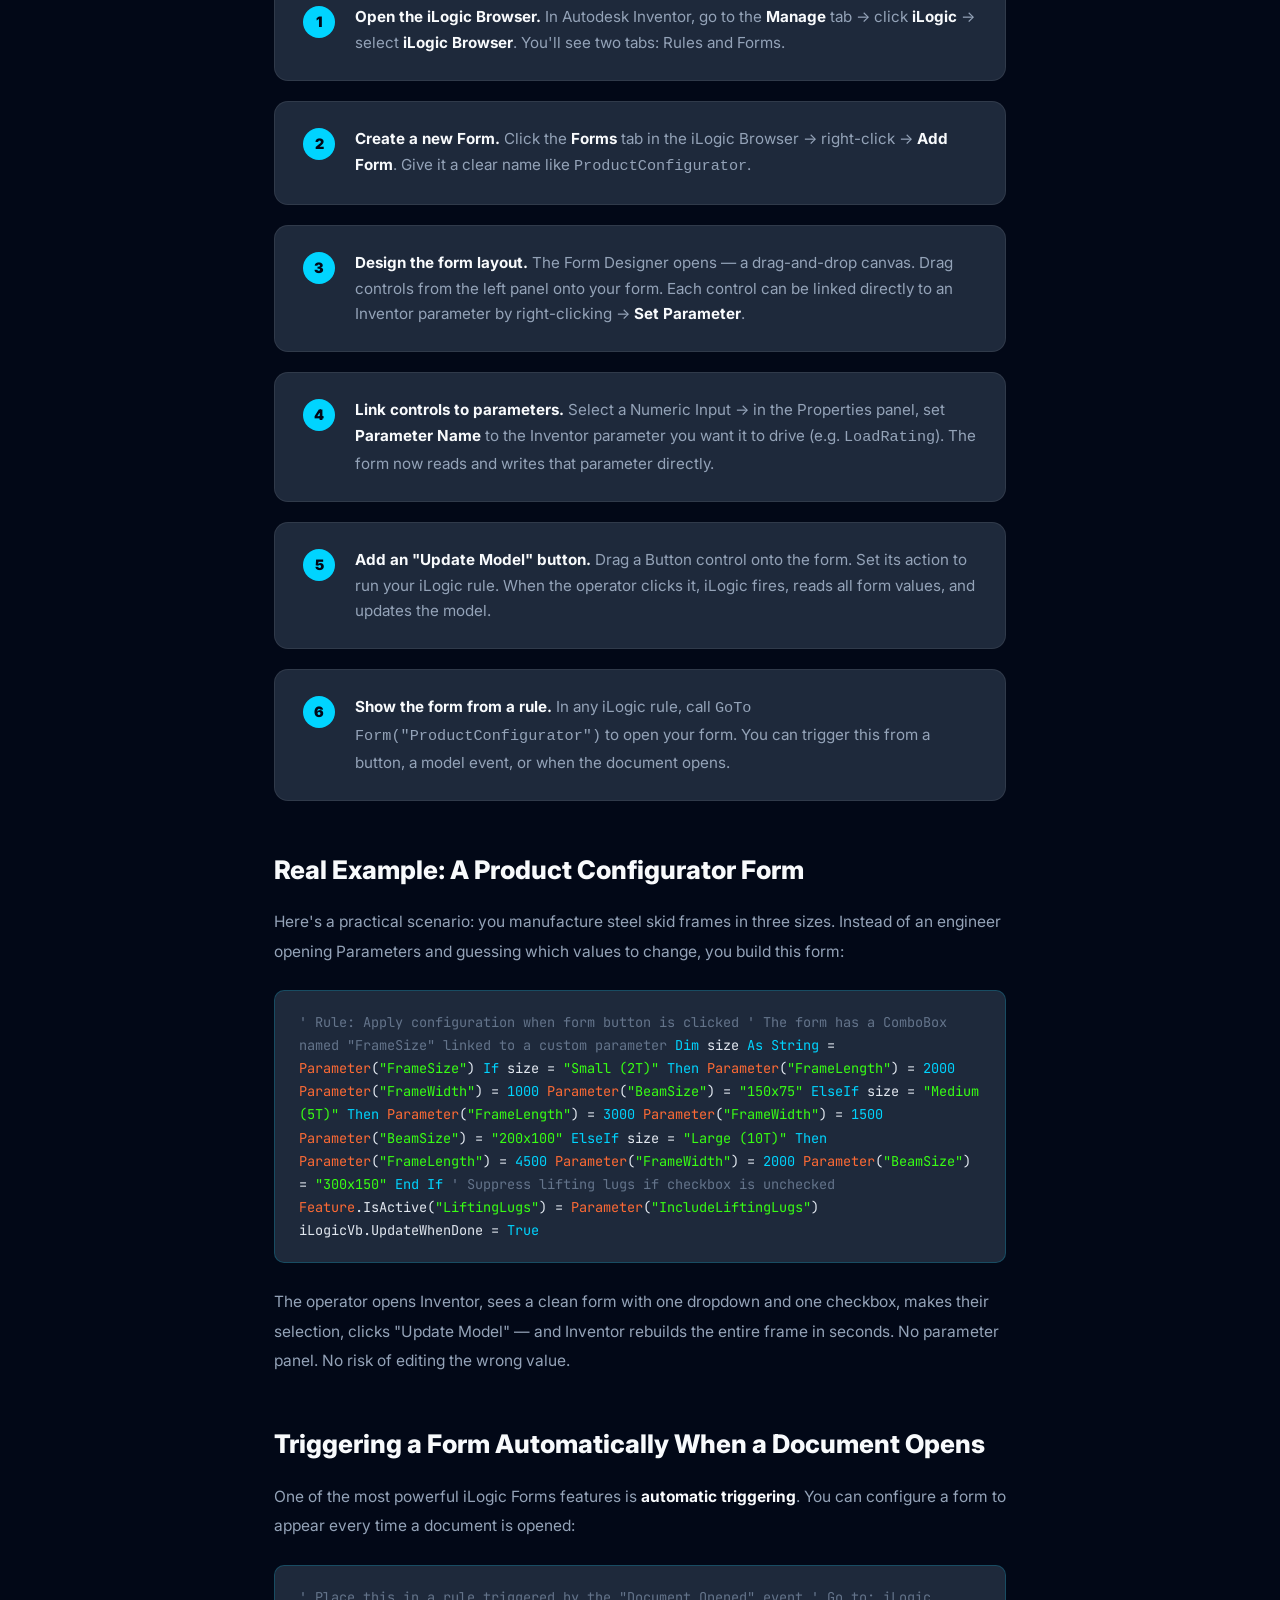
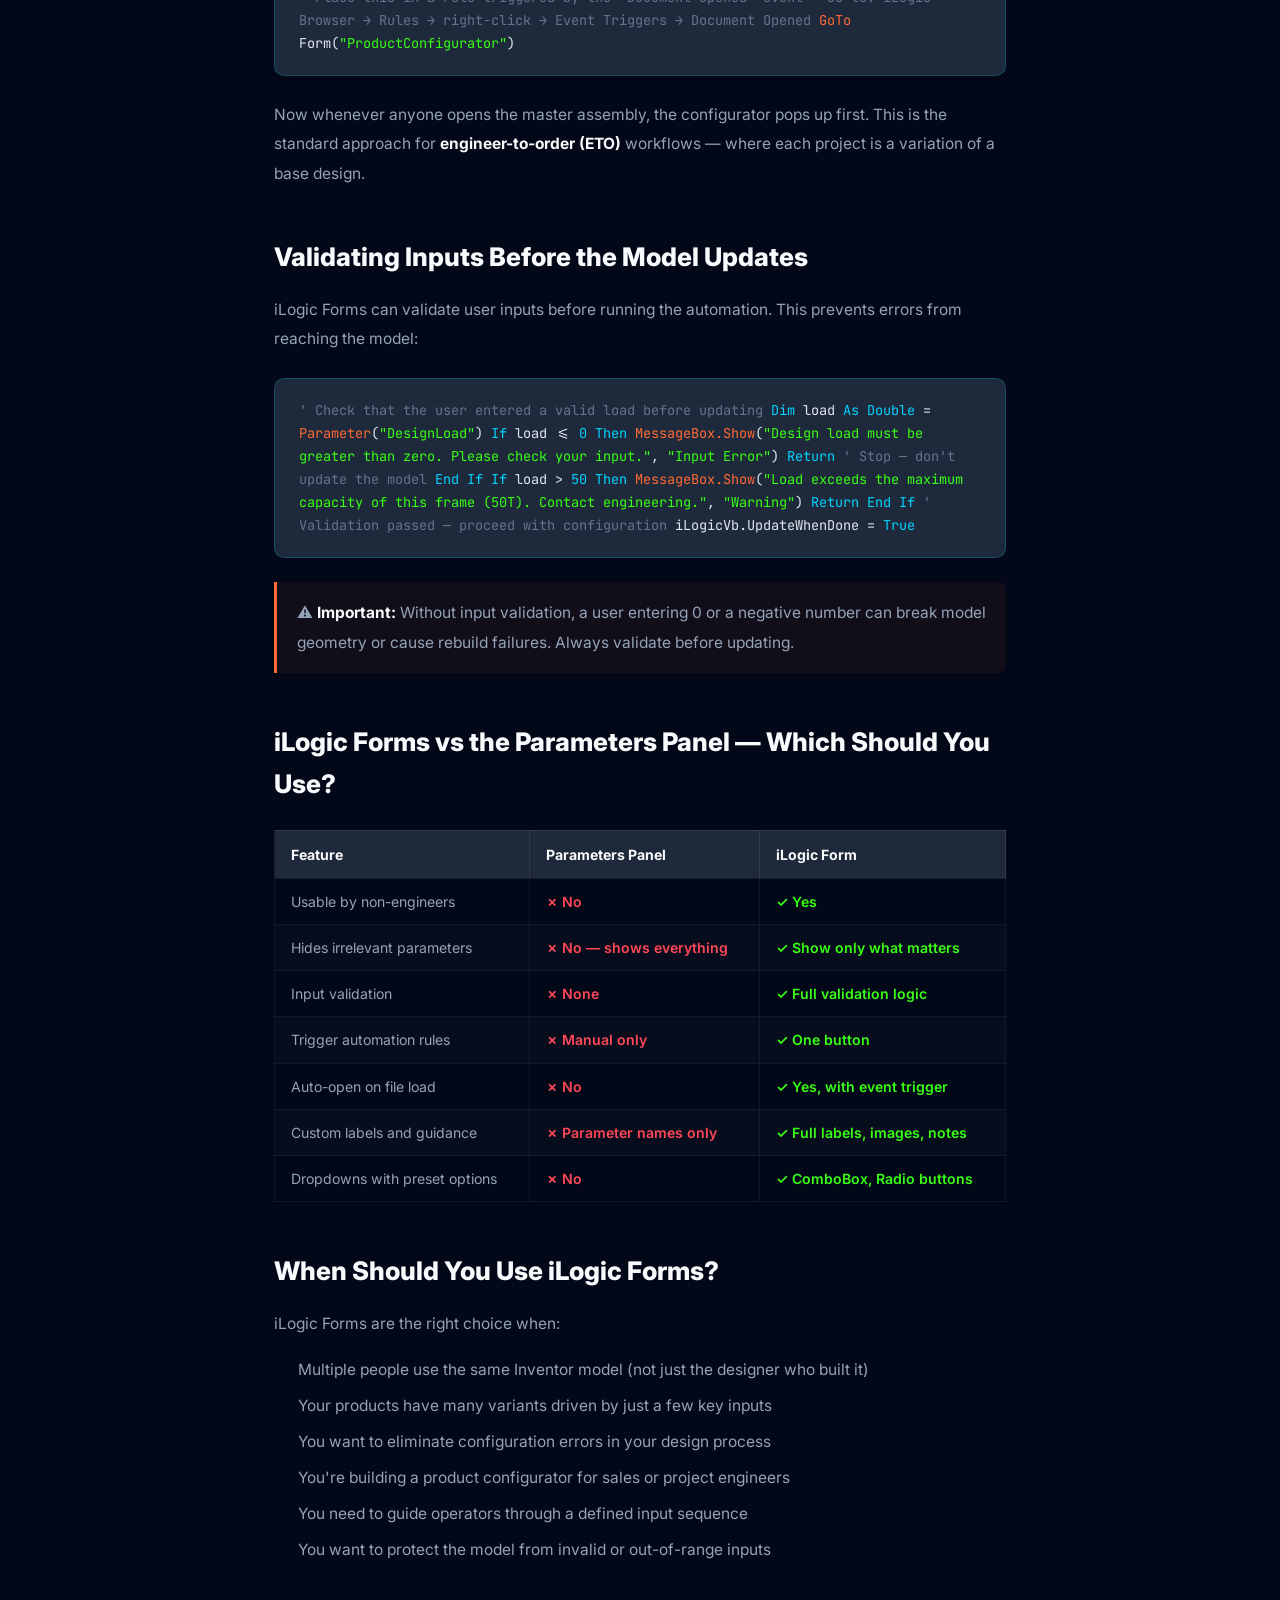
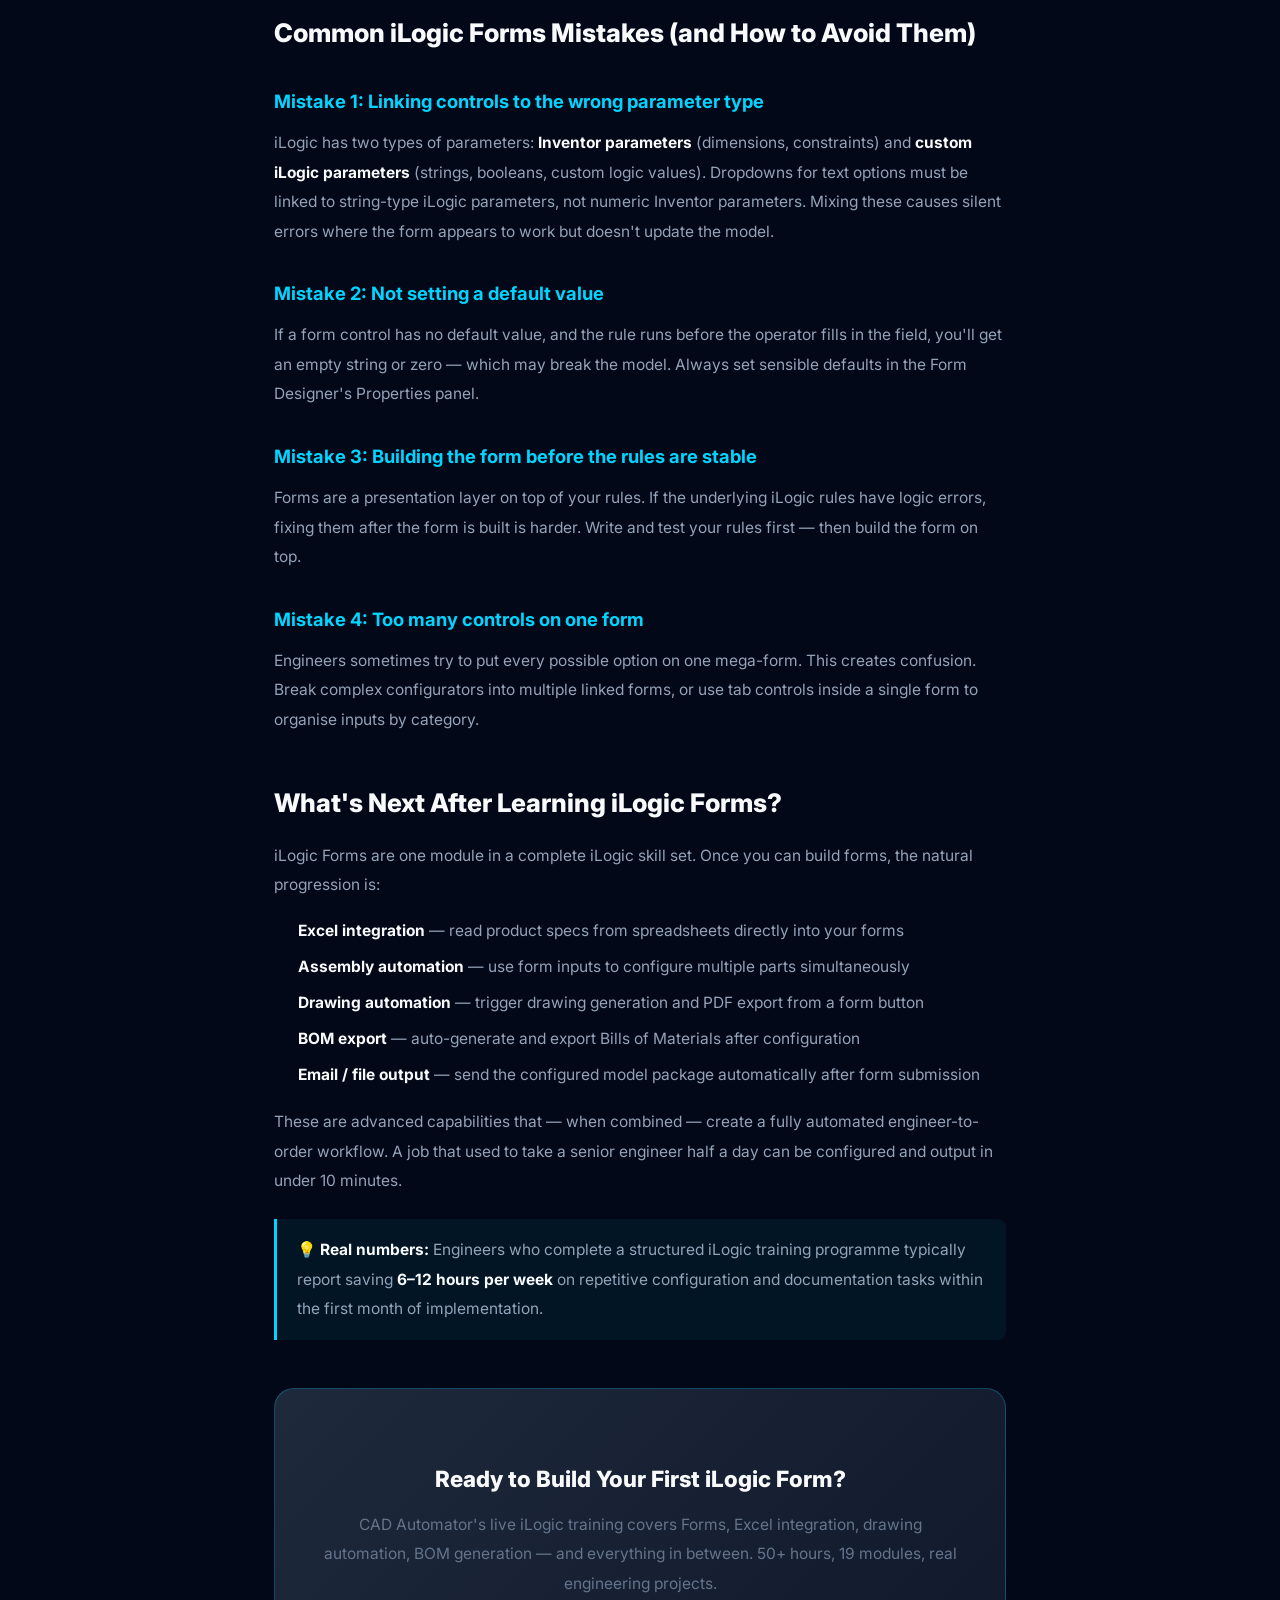
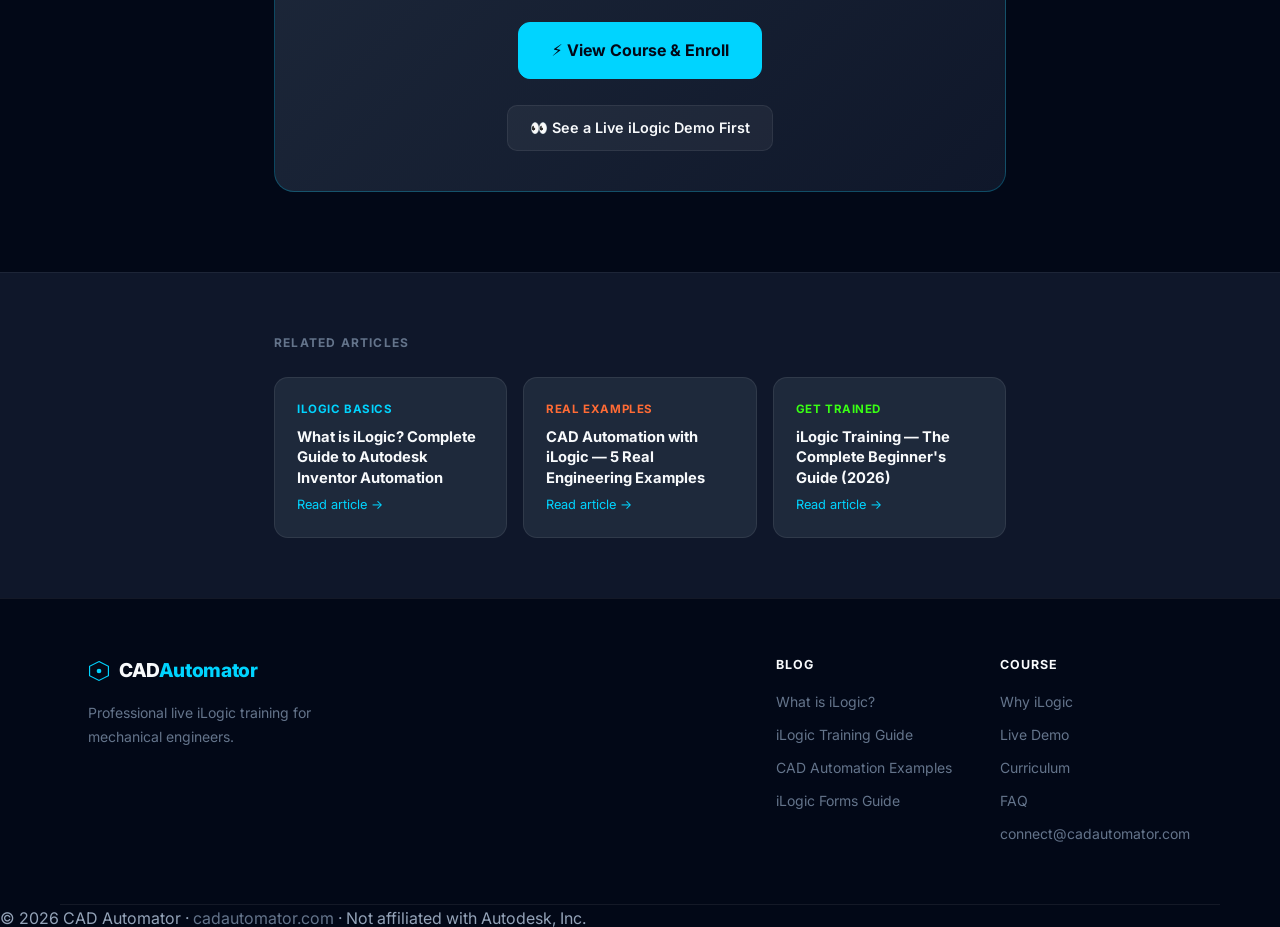
<file: blog/ilogic-forms-guide.html>
<!DOCTYPE html>
<html lang="en">
<head>
  <meta charset="UTF-8" />
  <meta name="viewport" content="width=device-width, initial-scale=1.0" />
  <title>iLogic Forms: Build Custom Input Dialogs in Autodesk Inventor | CAD Automator</title>
  <meta name="description" content="Learn how to build iLogic Forms in Autodesk Inventor — custom dialog boxes that let engineers input data and drive automation rules. Step-by-step guide with real code." />
  <meta name="keywords" content="ilogic forms, ilogic dialog box, autodesk inventor ilogic UI, ilogic input form, ilogic user interface, inventor automation forms" />
  <link rel="canonical" href="https://cadautomator.com/blog/ilogic-forms-guide" />
  <link rel="icon" type="image/svg+xml" href="/favicon.svg" />
  <meta property="og:title" content="iLogic Forms: Build Custom Input Dialogs in Autodesk Inventor" />
  <meta property="og:description" content="iLogic Forms let you create professional input dialogs inside Inventor — no external software needed. Learn how with real code examples." />
  <meta property="og:url" content="https://cadautomator.com/blog/ilogic-forms-guide" />
  <meta property="og:type" content="article" />
  <script type="application/ld+json">
  {
    "@context": "https://schema.org",
    "@type": "Article",
    "headline": "iLogic Forms: Build Custom Input Dialogs in Autodesk Inventor",
    "description": "Learn how to build iLogic Forms in Autodesk Inventor — custom dialog boxes that let engineers input data and drive automation rules.",
    "author": { "@type": "Organization", "name": "CAD Automator", "url": "https://cadautomator.com" },
    "publisher": { "@type": "Organization", "name": "CAD Automator", "url": "https://cadautomator.com" },
    "datePublished": "2026-06-07",
    "mainEntityOfPage": "https://cadautomator.com/blog/ilogic-forms-guide"
  }
  </script>
  <script async src="https://www.googletagmanager.com/gtag/js?id=G-97KYLBNP5W"></script>
  <script>window.dataLayer=window.dataLayer||[];function gtag(){dataLayer.push(arguments);}gtag('js',new Date());gtag('config','G-97KYLBNP5W');</script>
  <link rel="preconnect" href="https://fonts.googleapis.com" />
  <link href="https://fonts.googleapis.com/css2?family=Inter:wght@300;400;500;600;700;800;900&family=JetBrains+Mono:wght@400;600&display=swap" rel="stylesheet" />
  <link rel="stylesheet" href="../css/style.css" />
  <style>
    .blog-hero { padding: 120px 0 60px; background: var(--dark2); border-bottom: 1px solid rgba(255,255,255,.06); }
    .blog-meta { display:flex; gap:16px; align-items:center; margin-bottom:24px; flex-wrap:wrap; }
    .blog-tag { background:rgba(0,212,255,.1); color:var(--blue); border:1px solid rgba(0,212,255,.3); padding:4px 12px; border-radius:20px; font-size:.75rem; font-weight:600; }
    .blog-tag.orange { background:rgba(255,107,53,.1); color:var(--orange); border:1px solid rgba(255,107,53,.3); }
    .blog-date { color:var(--mid); font-size:.85rem; }
    .blog-read { color:var(--mid); font-size:.85rem; }
    .blog-title { font-size:clamp(1.8rem,4vw,3rem); font-weight:900; color:var(--white); line-height:1.2; margin-bottom:20px; }
    .blog-intro { font-size:1.1rem; color:var(--light); line-height:1.8; max-width:700px; }
    .blog-body { max-width:780px; margin:0 auto; padding:60px 24px 80px; }
    .blog-body h2 { font-size:1.6rem; font-weight:800; color:var(--white); margin:48px 0 16px; }
    .blog-body h3 { font-size:1.15rem; font-weight:700; color:var(--blue); margin:32px 0 12px; }
    .blog-body p { color:var(--light); line-height:1.9; margin-bottom:18px; font-size:.97rem; }
    .blog-body ul, .blog-body ol { padding-left:24px; margin-bottom:18px; }
    .blog-body li { color:var(--light); line-height:1.8; margin-bottom:8px; font-size:.97rem; }
    .blog-body strong { color:var(--white); }
    .blog-code { background:var(--dark3); border:1px solid rgba(0,212,255,.2); border-radius:10px; padding:20px 24px; font-family:'JetBrains Mono',monospace; font-size:.85rem; color:#e2e8f0; margin:24px 0; overflow-x:auto; line-height:1.7; }
    .blog-code .kw { color:#00d4ff; } .blog-code .str { color:#39ff14; } .blog-code .cm { color:#64748b; } .blog-code .fn { color:#ff6b35; }
    .blog-cta { background:linear-gradient(135deg,var(--dark3),var(--dark2)); border:1px solid rgba(0,212,255,.25); border-radius:20px; padding:40px; text-align:center; margin:48px 0 0; }
    .blog-cta h3 { font-size:1.4rem; font-weight:800; color:var(--white); margin-bottom:12px; }
    .blog-cta p { color:var(--mid); margin-bottom:24px; }
    .blog-nav-bar { background:var(--dark2); padding:16px 0; border-bottom:1px solid rgba(255,255,255,.06); }
    .blog-nav-inner { max-width:1200px; margin:0 auto; padding:0 24px; display:flex; justify-content:space-between; align-items:center; }
    .back-link { color:var(--mid); text-decoration:none; font-size:.85rem; display:flex; align-items:center; gap:6px; }
    .back-link:hover { color:var(--blue); }
    .callout { background:rgba(0,212,255,.06); border-left:3px solid var(--blue); border-radius:0 8px 8px 0; padding:16px 20px; margin:24px 0; }
    .callout.orange { background:rgba(255,107,53,.06); border-left-color:var(--orange); }
    .callout p { margin:0; color:var(--light); }
    .step-box { background:var(--dark3); border:1px solid rgba(255,255,255,.08); border-radius:14px; padding:24px 28px; margin:20px 0; display:flex; gap:20px; align-items:flex-start; }
    .step-num { background:var(--blue); color:#020817; font-weight:900; font-size:.9rem; min-width:32px; height:32px; border-radius:50%; display:flex; align-items:center; justify-content:center; flex-shrink:0; margin-top:2px; }
    .step-box p { margin:0; color:var(--light); font-size:.95rem; line-height:1.7; }
    .step-box strong { color:var(--white); }
    .comparison-table { width:100%; border-collapse:collapse; margin:24px 0; font-size:.88rem; }
    .comparison-table th { background:var(--dark3); color:var(--white); font-weight:700; padding:12px 16px; text-align:left; border:1px solid rgba(255,255,255,.08); }
    .comparison-table td { padding:11px 16px; border:1px solid rgba(255,255,255,.06); color:var(--light); vertical-align:top; }
    .comparison-table tr:nth-child(even) td { background:rgba(255,255,255,.02); }
    .tag-yes { color:#39ff14; font-weight:600; }
    .tag-no { color:#ff4757; font-weight:600; }
    @media(max-width:640px){
      .blog-hero { padding: 80px 0 40px; }
      .blog-title { font-size: 1.6rem; }
      .blog-intro { font-size: .95rem; }
      .blog-body { padding: 40px 16px 60px; }
      .blog-body h2 { font-size: 1.3rem; margin: 36px 0 12px; }
      .blog-nav-inner { padding: 0 16px; }
      .blog-code { padding: 14px 16px; font-size: .78rem; }
      .step-box { flex-direction:column; gap:12px; padding:18px; }
      .comparison-table { font-size:.78rem; }
      .comparison-table td, .comparison-table th { padding:9px 10px; }
    }
  </style>
</head>
<body>

<nav class="blog-nav-bar">
  <div class="blog-nav-inner">
    <a href="../index.html" class="logo"><svg width="22" height="22" viewBox="0 0 28 28" fill="none"><polygon points="14,2 26,8 26,20 14,26 2,20 2,8" fill="none" stroke="#00d4ff" stroke-width="1.5"/><circle cx="14" cy="14" r="3" fill="#00d4ff"/></svg><span>CAD<span class="logo-accent">Automator</span></span></a>
    <a href="../index.html" class="btn btn-neon" style="font-size:.8rem;padding:8px 18px">⚡ Enroll Now</a>
  </div>
</nav>

<section class="blog-hero">
  <div class="container">
    <div class="blog-meta">
      <span class="blog-tag">iLogic</span>
      <span class="blog-tag orange">iLogic Forms</span>
      <span class="blog-date">June 7, 2026</span>
      <span class="blog-read">⏱ 7 min read</span>
    </div>
    <h1 class="blog-title">iLogic Forms: Build Custom Input Dialogs<br>in Autodesk Inventor</h1>
    <p class="blog-intro">iLogic Forms let you create professional dialog boxes inside Autodesk Inventor — with dropdowns, checkboxes, and text inputs — that drive your automation rules. No external software. No coding degree. Here's everything you need to know.</p>
  </div>
</section>

<article class="blog-body">

  <h2>What Are iLogic Forms?</h2>
  <p><strong>iLogic Forms are custom dialog boxes that appear inside Autodesk Inventor.</strong> They give engineers and operators a clean, simple interface to enter product data — load ratings, materials, dimensions, customer options — which iLogic then uses to automatically configure the 3D model.</p>
  <p>Without iLogic Forms, engineers interact with Inventor through the parameters panel or by editing numbers directly in a sketch — which is confusing for anyone who didn't build the model. With Forms, you build a purpose-built UI that hides the complexity and presents only the inputs that matter.</p>

  <div class="callout"><p>💡 <strong>Think of it like this:</strong> iLogic rules are the engine. iLogic Forms are the dashboard. The operator just sees the controls — not the wiring behind them.</p></div>

  <h2>What Can You Put Inside an iLogic Form?</h2>
  <p>iLogic Forms support a wide range of input controls, making them flexible enough for almost any engineering configuration task:</p>
  <ul>
    <li><strong>Text boxes</strong> — free-text input for part numbers, descriptions, customer names</li>
    <li><strong>Numeric inputs</strong> — for dimensions, loads, quantities (with optional min/max validation)</li>
    <li><strong>Dropdowns (ComboBox)</strong> — predefined lists of options, e.g. beam sizes, material grades</li>
    <li><strong>Checkboxes</strong> — toggle features on/off, e.g. include lifting lugs, add access platform</li>
    <li><strong>Radio buttons</strong> — exclusive choices, e.g. select frame type: welded / bolted / hybrid</li>
    <li><strong>Labels and images</strong> — annotate the form, add a product diagram, guide the operator</li>
    <li><strong>Buttons</strong> — trigger rules, run calculations, update the model instantly</li>
  </ul>

  <h2>How to Create an iLogic Form — Step by Step</h2>

  <div class="step-box">
    <div class="step-num">1</div>
    <p><strong>Open the iLogic Browser.</strong> In Autodesk Inventor, go to the <strong>Manage</strong> tab → click <strong>iLogic</strong> → select <strong>iLogic Browser</strong>. You'll see two tabs: Rules and Forms.</p>
  </div>

  <div class="step-box">
    <div class="step-num">2</div>
    <p><strong>Create a new Form.</strong> Click the <strong>Forms</strong> tab in the iLogic Browser → right-click → <strong>Add Form</strong>. Give it a clear name like <code>ProductConfigurator</code>.</p>
  </div>

  <div class="step-box">
    <div class="step-num">3</div>
    <p><strong>Design the form layout.</strong> The Form Designer opens — a drag-and-drop canvas. Drag controls from the left panel onto your form. Each control can be linked directly to an Inventor parameter by right-clicking → <strong>Set Parameter</strong>.</p>
  </div>

  <div class="step-box">
    <div class="step-num">4</div>
    <p><strong>Link controls to parameters.</strong> Select a Numeric Input → in the Properties panel, set <strong>Parameter Name</strong> to the Inventor parameter you want it to drive (e.g. <code>LoadRating</code>). The form now reads and writes that parameter directly.</p>
  </div>

  <div class="step-box">
    <div class="step-num">5</div>
    <p><strong>Add an "Update Model" button.</strong> Drag a Button control onto the form. Set its action to run your iLogic rule. When the operator clicks it, iLogic fires, reads all form values, and updates the model.</p>
  </div>

  <div class="step-box">
    <div class="step-num">6</div>
    <p><strong>Show the form from a rule.</strong> In any iLogic rule, call <code>GoTo Form("ProductConfigurator")</code> to open your form. You can trigger this from a button, a model event, or when the document opens.</p>
  </div>

  <h2>Real Example: A Product Configurator Form</h2>
  <p>Here's a practical scenario: you manufacture steel skid frames in three sizes. Instead of an engineer opening Parameters and guessing which values to change, you build this form:</p>

  <div class="blog-code">
<span class="cm">' Rule: Apply configuration when form button is clicked</span>
<span class="cm">' The form has a ComboBox named "FrameSize" linked to a custom parameter</span>

<span class="kw">Dim</span> size <span class="kw">As String</span> = <span class="fn">Parameter</span>(<span class="str">"FrameSize"</span>)

<span class="kw">If</span> size = <span class="str">"Small (2T)"</span> <span class="kw">Then</span>
  <span class="fn">Parameter</span>(<span class="str">"FrameLength"</span>) = <span class="kw">2000</span>
  <span class="fn">Parameter</span>(<span class="str">"FrameWidth"</span>)  = <span class="kw">1000</span>
  <span class="fn">Parameter</span>(<span class="str">"BeamSize"</span>)    = <span class="str">"150x75"</span>

<span class="kw">ElseIf</span> size = <span class="str">"Medium (5T)"</span> <span class="kw">Then</span>
  <span class="fn">Parameter</span>(<span class="str">"FrameLength"</span>) = <span class="kw">3000</span>
  <span class="fn">Parameter</span>(<span class="str">"FrameWidth"</span>)  = <span class="kw">1500</span>
  <span class="fn">Parameter</span>(<span class="str">"BeamSize"</span>)    = <span class="str">"200x100"</span>

<span class="kw">ElseIf</span> size = <span class="str">"Large (10T)"</span> <span class="kw">Then</span>
  <span class="fn">Parameter</span>(<span class="str">"FrameLength"</span>) = <span class="kw">4500</span>
  <span class="fn">Parameter</span>(<span class="str">"FrameWidth"</span>)  = <span class="kw">2000</span>
  <span class="fn">Parameter</span>(<span class="str">"BeamSize"</span>)    = <span class="str">"300x150"</span>
<span class="kw">End If</span>

<span class="cm">' Suppress lifting lugs if checkbox is unchecked</span>
<span class="fn">Feature</span>.IsActive(<span class="str">"LiftingLugs"</span>) = <span class="fn">Parameter</span>(<span class="str">"IncludeLiftingLugs"</span>)

iLogicVb.UpdateWhenDone = <span class="kw">True</span>
  </div>

  <p>The operator opens Inventor, sees a clean form with one dropdown and one checkbox, makes their selection, clicks "Update Model" — and Inventor rebuilds the entire frame in seconds. No parameter panel. No risk of editing the wrong value.</p>

  <h2>Triggering a Form Automatically When a Document Opens</h2>
  <p>One of the most powerful iLogic Forms features is <strong>automatic triggering</strong>. You can configure a form to appear every time a document is opened:</p>

  <div class="blog-code">
<span class="cm">' Place this in a rule triggered by the "Document Opened" event</span>
<span class="cm">' Go to: iLogic Browser → Rules → right-click → Event Triggers → Document Opened</span>

<span class="fn">GoTo</span> Form(<span class="str">"ProductConfigurator"</span>)
  </div>

  <p>Now whenever anyone opens the master assembly, the configurator pops up first. This is the standard approach for <strong>engineer-to-order (ETO)</strong> workflows — where each project is a variation of a base design.</p>

  <h2>Validating Inputs Before the Model Updates</h2>
  <p>iLogic Forms can validate user inputs before running the automation. This prevents errors from reaching the model:</p>

  <div class="blog-code">
<span class="cm">' Check that the user entered a valid load before updating</span>
<span class="kw">Dim</span> load <span class="kw">As Double</span> = <span class="fn">Parameter</span>(<span class="str">"DesignLoad"</span>)

<span class="kw">If</span> load <= <span class="kw">0</span> <span class="kw">Then</span>
  <span class="fn">MessageBox.Show</span>(<span class="str">"Design load must be greater than zero. Please check your input."</span>, <span class="str">"Input Error"</span>)
  <span class="kw">Return</span>   <span class="cm">' Stop — don't update the model</span>
<span class="kw">End If</span>

<span class="kw">If</span> load > <span class="kw">50</span> <span class="kw">Then</span>
  <span class="fn">MessageBox.Show</span>(<span class="str">"Load exceeds the maximum capacity of this frame (50T). Contact engineering."</span>, <span class="str">"Warning"</span>)
  <span class="kw">Return</span>
<span class="kw">End If</span>

<span class="cm">' Validation passed — proceed with configuration</span>
iLogicVb.UpdateWhenDone = <span class="kw">True</span>
  </div>

  <div class="callout orange"><p>⚠️ <strong>Important:</strong> Without input validation, a user entering 0 or a negative number can break model geometry or cause rebuild failures. Always validate before updating.</p></div>

  <h2>iLogic Forms vs the Parameters Panel — Which Should You Use?</h2>
  <table class="comparison-table">
    <thead>
      <tr>
        <th>Feature</th>
        <th>Parameters Panel</th>
        <th>iLogic Form</th>
      </tr>
    </thead>
    <tbody>
      <tr>
        <td>Usable by non-engineers</td>
        <td><span class="tag-no">✗ No</span></td>
        <td><span class="tag-yes">✓ Yes</span></td>
      </tr>
      <tr>
        <td>Hides irrelevant parameters</td>
        <td><span class="tag-no">✗ No — shows everything</span></td>
        <td><span class="tag-yes">✓ Show only what matters</span></td>
      </tr>
      <tr>
        <td>Input validation</td>
        <td><span class="tag-no">✗ None</span></td>
        <td><span class="tag-yes">✓ Full validation logic</span></td>
      </tr>
      <tr>
        <td>Trigger automation rules</td>
        <td><span class="tag-no">✗ Manual only</span></td>
        <td><span class="tag-yes">✓ One button</span></td>
      </tr>
      <tr>
        <td>Auto-open on file load</td>
        <td><span class="tag-no">✗ No</span></td>
        <td><span class="tag-yes">✓ Yes, with event trigger</span></td>
      </tr>
      <tr>
        <td>Custom labels and guidance</td>
        <td><span class="tag-no">✗ Parameter names only</span></td>
        <td><span class="tag-yes">✓ Full labels, images, notes</span></td>
      </tr>
      <tr>
        <td>Dropdowns with preset options</td>
        <td><span class="tag-no">✗ No</span></td>
        <td><span class="tag-yes">✓ ComboBox, Radio buttons</span></td>
      </tr>
    </tbody>
  </table>

  <h2>When Should You Use iLogic Forms?</h2>
  <p>iLogic Forms are the right choice when:</p>
  <ul>
    <li>Multiple people use the same Inventor model (not just the designer who built it)</li>
    <li>Your products have many variants driven by just a few key inputs</li>
    <li>You want to eliminate configuration errors in your design process</li>
    <li>You're building a product configurator for sales or project engineers</li>
    <li>You need to guide operators through a defined input sequence</li>
    <li>You want to protect the model from invalid or out-of-range inputs</li>
  </ul>

  <h2>Common iLogic Forms Mistakes (and How to Avoid Them)</h2>

  <h3>Mistake 1: Linking controls to the wrong parameter type</h3>
  <p>iLogic has two types of parameters: <strong>Inventor parameters</strong> (dimensions, constraints) and <strong>custom iLogic parameters</strong> (strings, booleans, custom logic values). Dropdowns for text options must be linked to string-type iLogic parameters, not numeric Inventor parameters. Mixing these causes silent errors where the form appears to work but doesn't update the model.</p>

  <h3>Mistake 2: Not setting a default value</h3>
  <p>If a form control has no default value, and the rule runs before the operator fills in the field, you'll get an empty string or zero — which may break the model. Always set sensible defaults in the Form Designer's Properties panel.</p>

  <h3>Mistake 3: Building the form before the rules are stable</h3>
  <p>Forms are a presentation layer on top of your rules. If the underlying iLogic rules have logic errors, fixing them after the form is built is harder. Write and test your rules first — then build the form on top.</p>

  <h3>Mistake 4: Too many controls on one form</h3>
  <p>Engineers sometimes try to put every possible option on one mega-form. This creates confusion. Break complex configurators into multiple linked forms, or use tab controls inside a single form to organise inputs by category.</p>

  <h2>What's Next After Learning iLogic Forms?</h2>
  <p>iLogic Forms are one module in a complete iLogic skill set. Once you can build forms, the natural progression is:</p>
  <ul>
    <li><strong>Excel integration</strong> — read product specs from spreadsheets directly into your forms</li>
    <li><strong>Assembly automation</strong> — use form inputs to configure multiple parts simultaneously</li>
    <li><strong>Drawing automation</strong> — trigger drawing generation and PDF export from a form button</li>
    <li><strong>BOM export</strong> — auto-generate and export Bills of Materials after configuration</li>
    <li><strong>Email / file output</strong> — send the configured model package automatically after form submission</li>
  </ul>
  <p>These are advanced capabilities that — when combined — create a fully automated engineer-to-order workflow. A job that used to take a senior engineer half a day can be configured and output in under 10 minutes.</p>

  <div class="callout"><p>💡 <strong>Real numbers:</strong> Engineers who complete a structured iLogic training programme typically report saving <strong>6–12 hours per week</strong> on repetitive configuration and documentation tasks within the first month of implementation.</p></div>

  <div class="blog-cta">
    <h3>Ready to Build Your First iLogic Form?</h3>
    <p>CAD Automator's live iLogic training covers Forms, Excel integration, drawing automation, BOM generation — and everything in between. 50+ hours, 19 modules, real engineering projects.</p>
    <a href="../index.html" class="btn btn-neon btn-xl">⚡ View Course &amp; Enroll</a>
    <br><br>
    <a href="../index.html#demo" class="btn btn-ghost">👀 See a Live iLogic Demo First</a>
  </div>

</article>

<!-- ── Related Articles ── -->
<section style="background:var(--dark2);padding:60px 0;border-top:1px solid rgba(255,255,255,.06)">
  <div style="max-width:780px;margin:0 auto;padding:0 24px">
    <p style="font-size:.75rem;font-weight:700;color:var(--mid);letter-spacing:.1em;text-transform:uppercase;margin-bottom:24px">Related Articles</p>
    <div style="display:grid;grid-template-columns:repeat(auto-fit,minmax(220px,1fr));gap:16px">
      <a href="what-is-ilogic.html" style="background:var(--dark3);border:1px solid rgba(255,255,255,.08);border-radius:14px;padding:22px;text-decoration:none;display:block;transition:border-color .2s" onmouseover="this.style.borderColor='rgba(0,212,255,.35)'" onmouseout="this.style.borderColor='rgba(255,255,255,.08)'">
        <p style="font-size:.72rem;font-weight:700;color:var(--blue);margin:0 0 8px;text-transform:uppercase;letter-spacing:.05em">iLogic Basics</p>
        <p style="font-size:.92rem;font-weight:700;color:var(--white);margin:0 0 6px;line-height:1.4">What is iLogic? Complete Guide to Autodesk Inventor Automation</p>
        <p style="font-size:.8rem;color:var(--blue);margin:0">Read article →</p>
      </a>
      <a href="cad-automation-examples.html" style="background:var(--dark3);border:1px solid rgba(255,255,255,.08);border-radius:14px;padding:22px;text-decoration:none;display:block;transition:border-color .2s" onmouseover="this.style.borderColor='rgba(0,212,255,.35)'" onmouseout="this.style.borderColor='rgba(255,255,255,.08)'">
        <p style="font-size:.72rem;font-weight:700;color:var(--orange);margin:0 0 8px;text-transform:uppercase;letter-spacing:.05em">Real Examples</p>
        <p style="font-size:.92rem;font-weight:700;color:var(--white);margin:0 0 6px;line-height:1.4">CAD Automation with iLogic — 5 Real Engineering Examples</p>
        <p style="font-size:.8rem;color:var(--blue);margin:0">Read article →</p>
      </a>
      <a href="ilogic-training-guide.html" style="background:var(--dark3);border:1px solid rgba(255,255,255,.08);border-radius:14px;padding:22px;text-decoration:none;display:block;transition:border-color .2s" onmouseover="this.style.borderColor='rgba(0,212,255,.35)'" onmouseout="this.style.borderColor='rgba(255,255,255,.08)'">
        <p style="font-size:.72rem;font-weight:700;color:var(--green);margin:0 0 8px;text-transform:uppercase;letter-spacing:.05em">Get Trained</p>
        <p style="font-size:.92rem;font-weight:700;color:var(--white);margin:0 0 6px;line-height:1.4">iLogic Training — The Complete Beginner's Guide (2026)</p>
        <p style="font-size:.8rem;color:var(--blue);margin:0">Read article →</p>
      </a>
    </div>
  </div>
</section>

<footer class="footer" style="margin-top:0">
  <div class="container footer-inner">
    <div class="footer-brand">
      <a href="../index.html" class="logo"><svg width="22" height="22" viewBox="0 0 28 28" fill="none"><polygon points="14,2 26,8 26,20 14,26 2,20 2,8" fill="none" stroke="#00d4ff" stroke-width="1.5"/><circle cx="14" cy="14" r="3" fill="#00d4ff"/></svg><span>CAD<span class="logo-accent">Automator</span></span></a>
      <p>Professional live iLogic training for mechanical engineers.</p>
    </div>
    <div class="footer-links">
      <div class="fl-col">
        <h4>Blog</h4>
        <a href="what-is-ilogic.html">What is iLogic?</a>
        <a href="ilogic-training-guide.html">iLogic Training Guide</a>
        <a href="cad-automation-examples.html">CAD Automation Examples</a>
        <a href="ilogic-forms-guide.html">iLogic Forms Guide</a>
      </div>
      <div class="fl-col">
        <h4>Course</h4>
        <a href="../index.html#why">Why iLogic</a>
        <a href="../index.html#demo">Live Demo</a>
        <a href="../index.html#structure">Curriculum</a>
        <a href="../index.html#faq">FAQ</a>
        <a href="mailto:connect@cadautomator.com">connect@cadautomator.com</a>
      </div>
    </div>
  </div>
  <div class="footer-copy"><p>&copy; 2026 CAD Automator · <a href="https://cadautomator.com" style="color:var(--mid)">cadautomator.com</a> · Not affiliated with Autodesk, Inc.</p></div>
</footer>

</body>
</html>
</file>
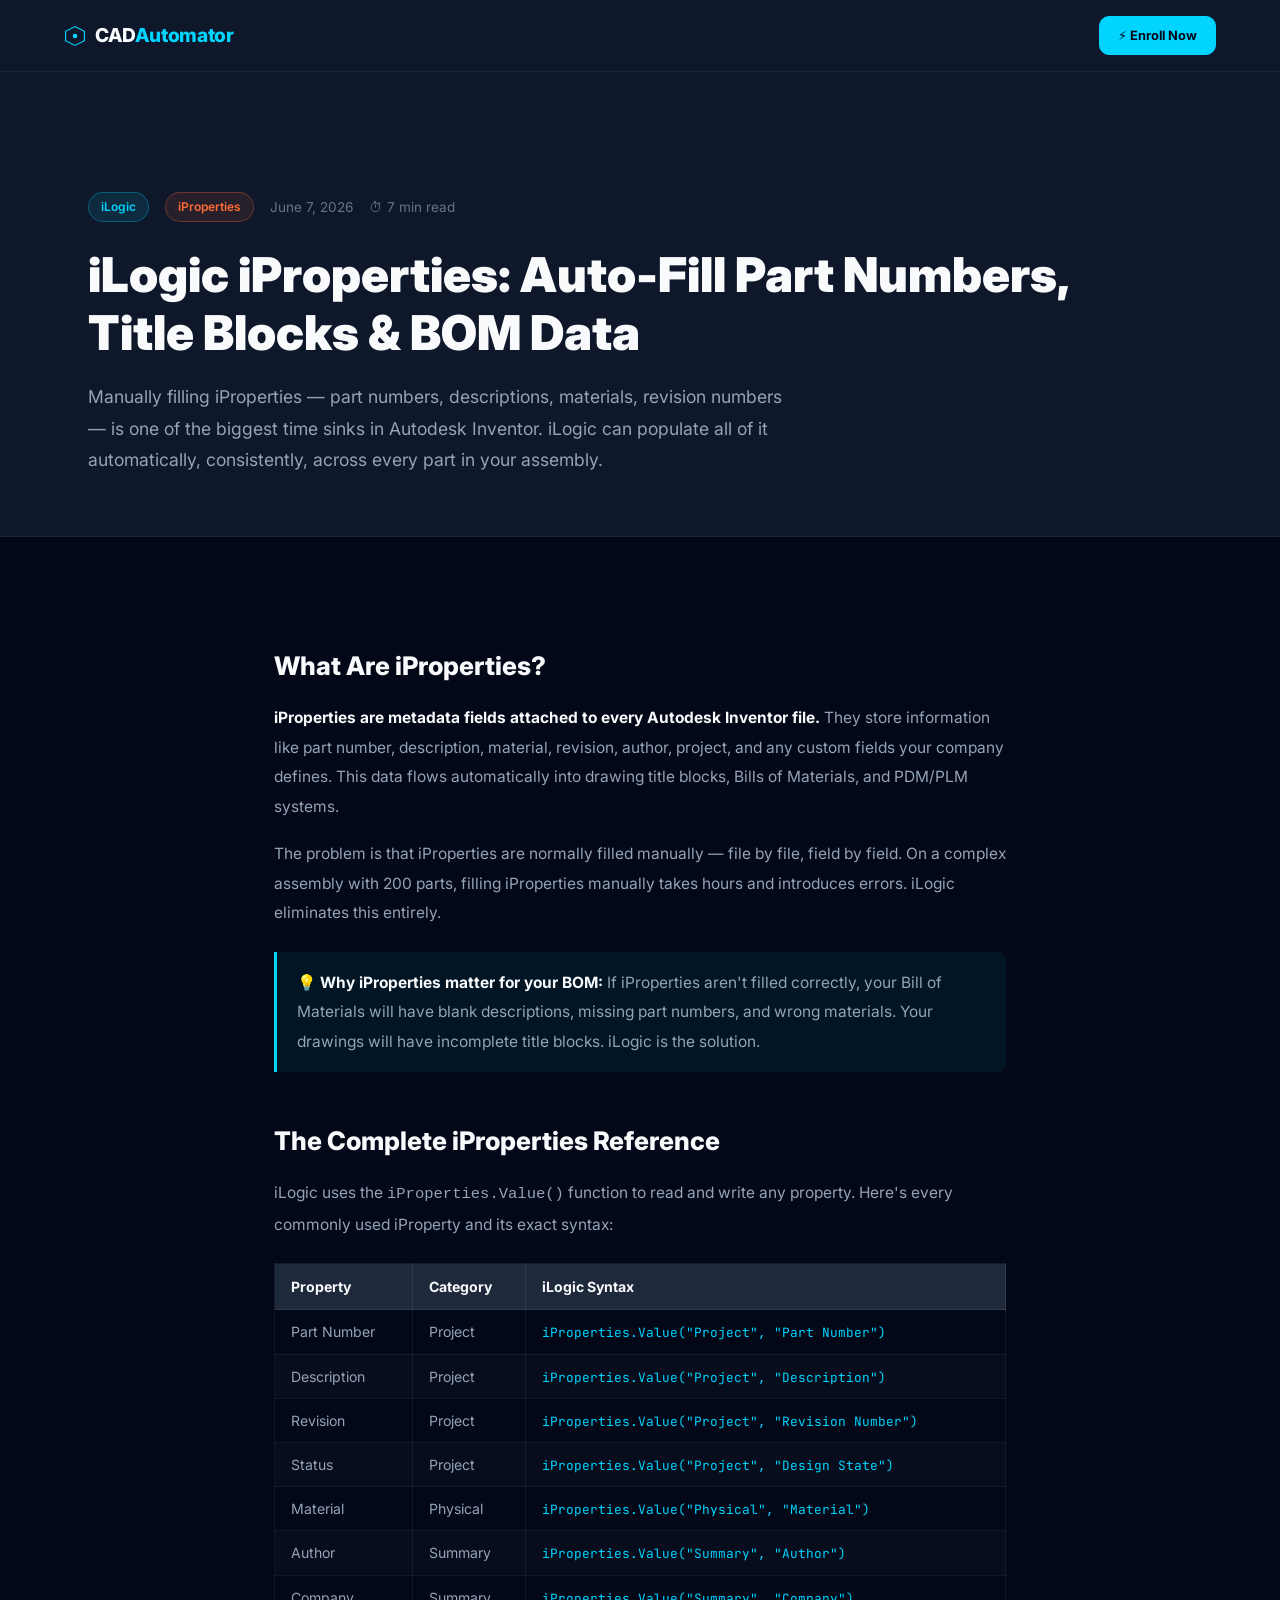
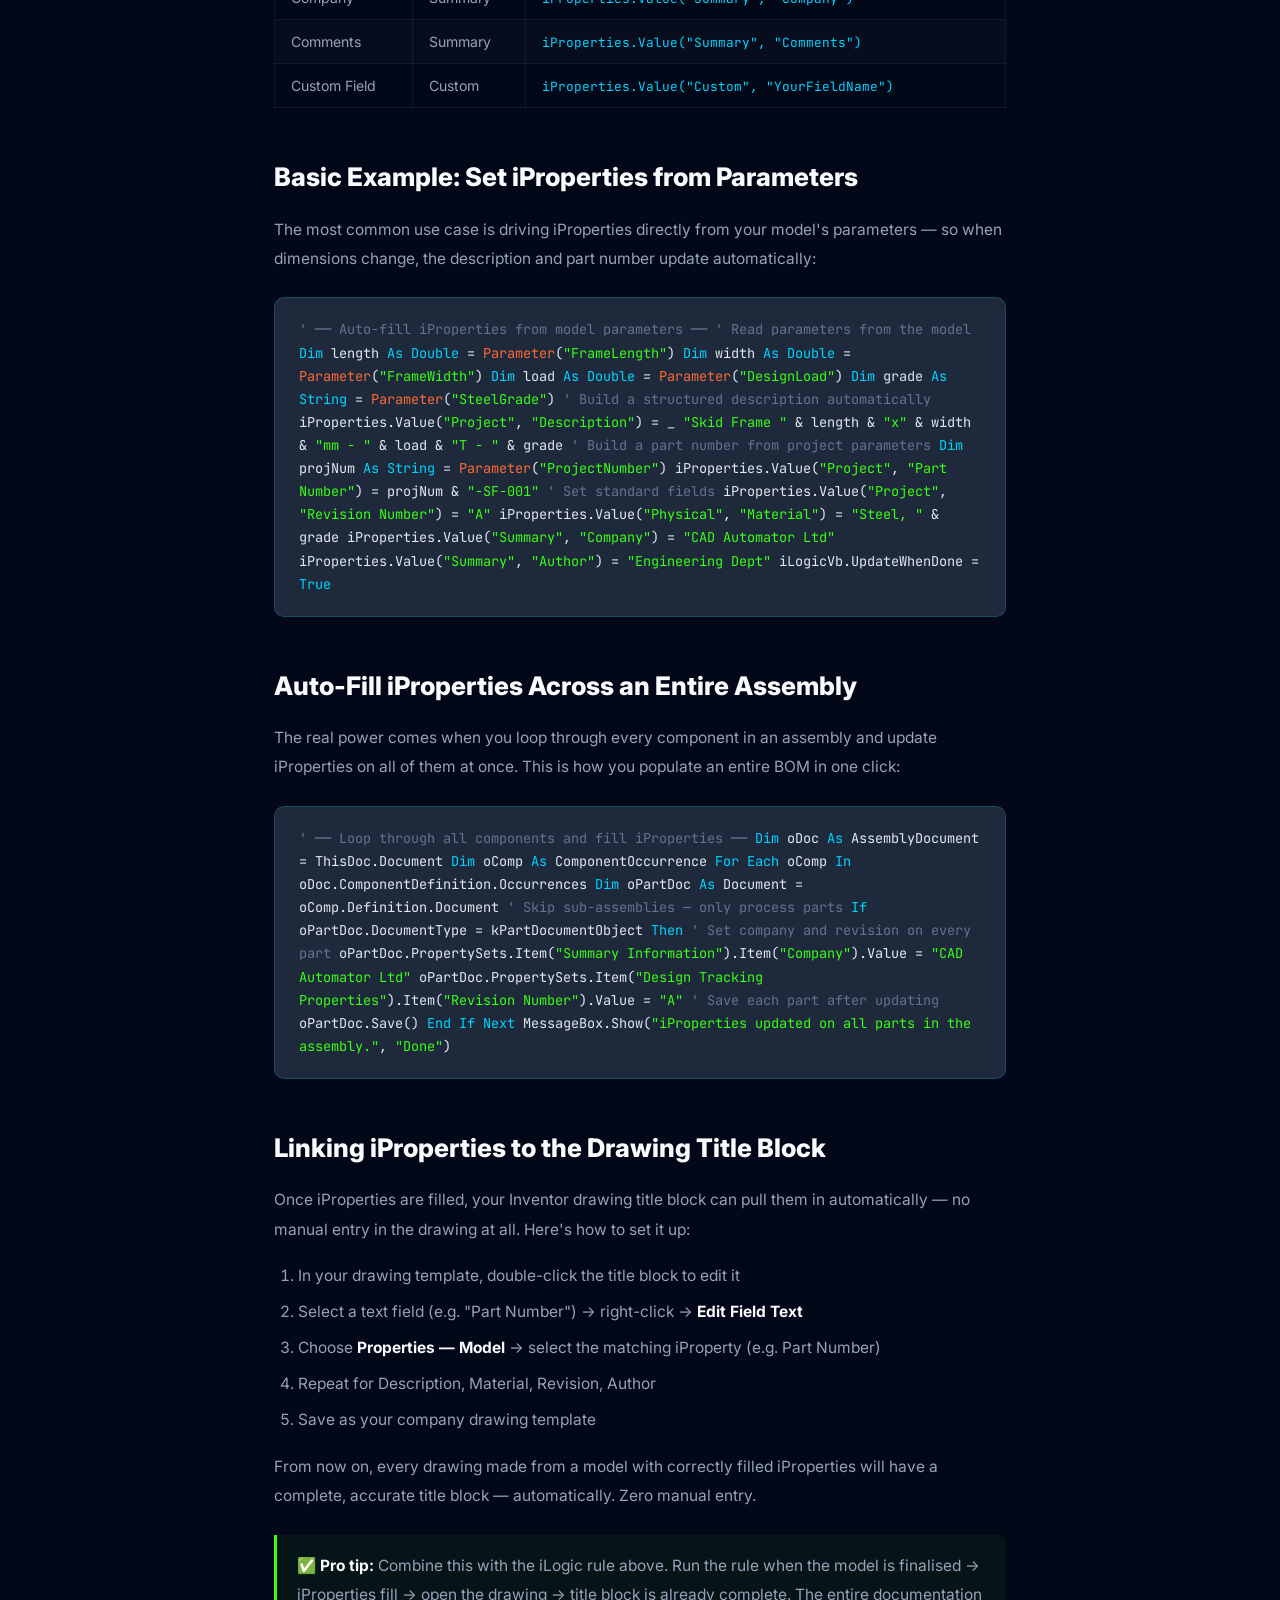
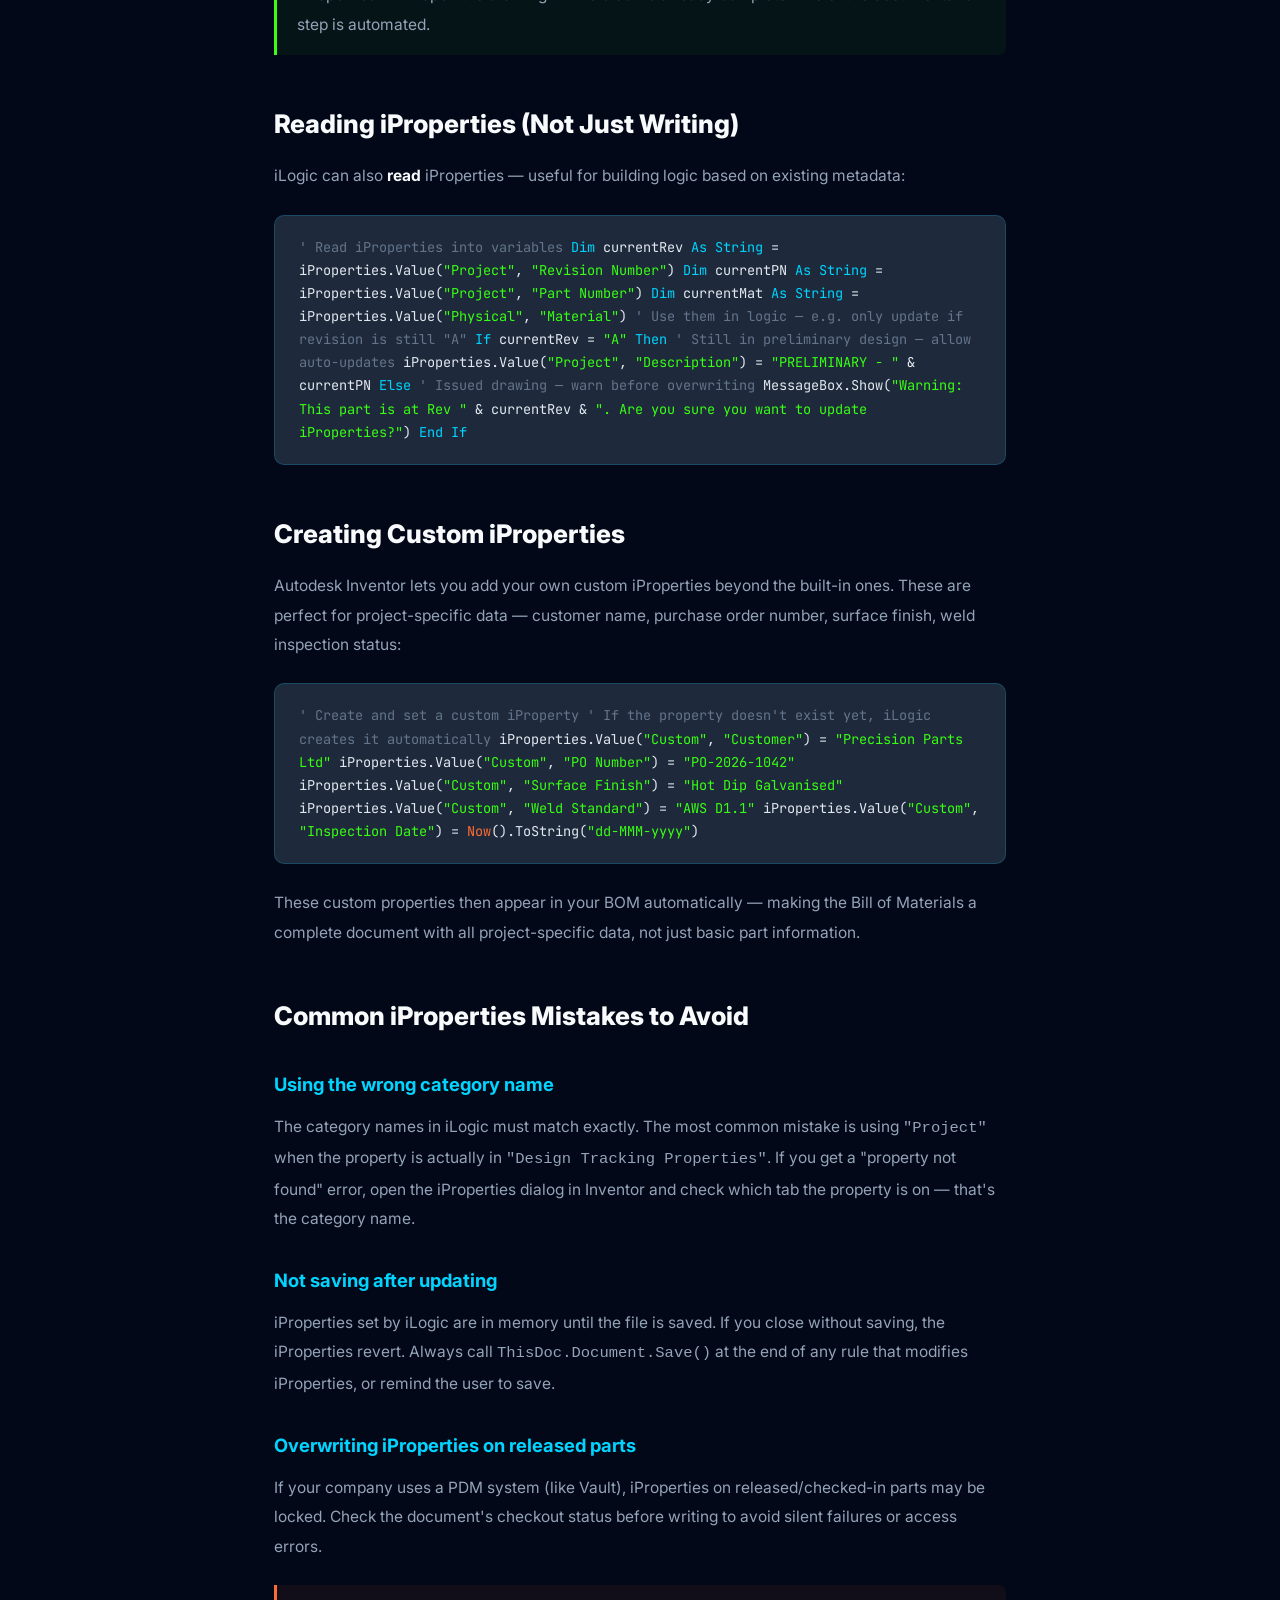
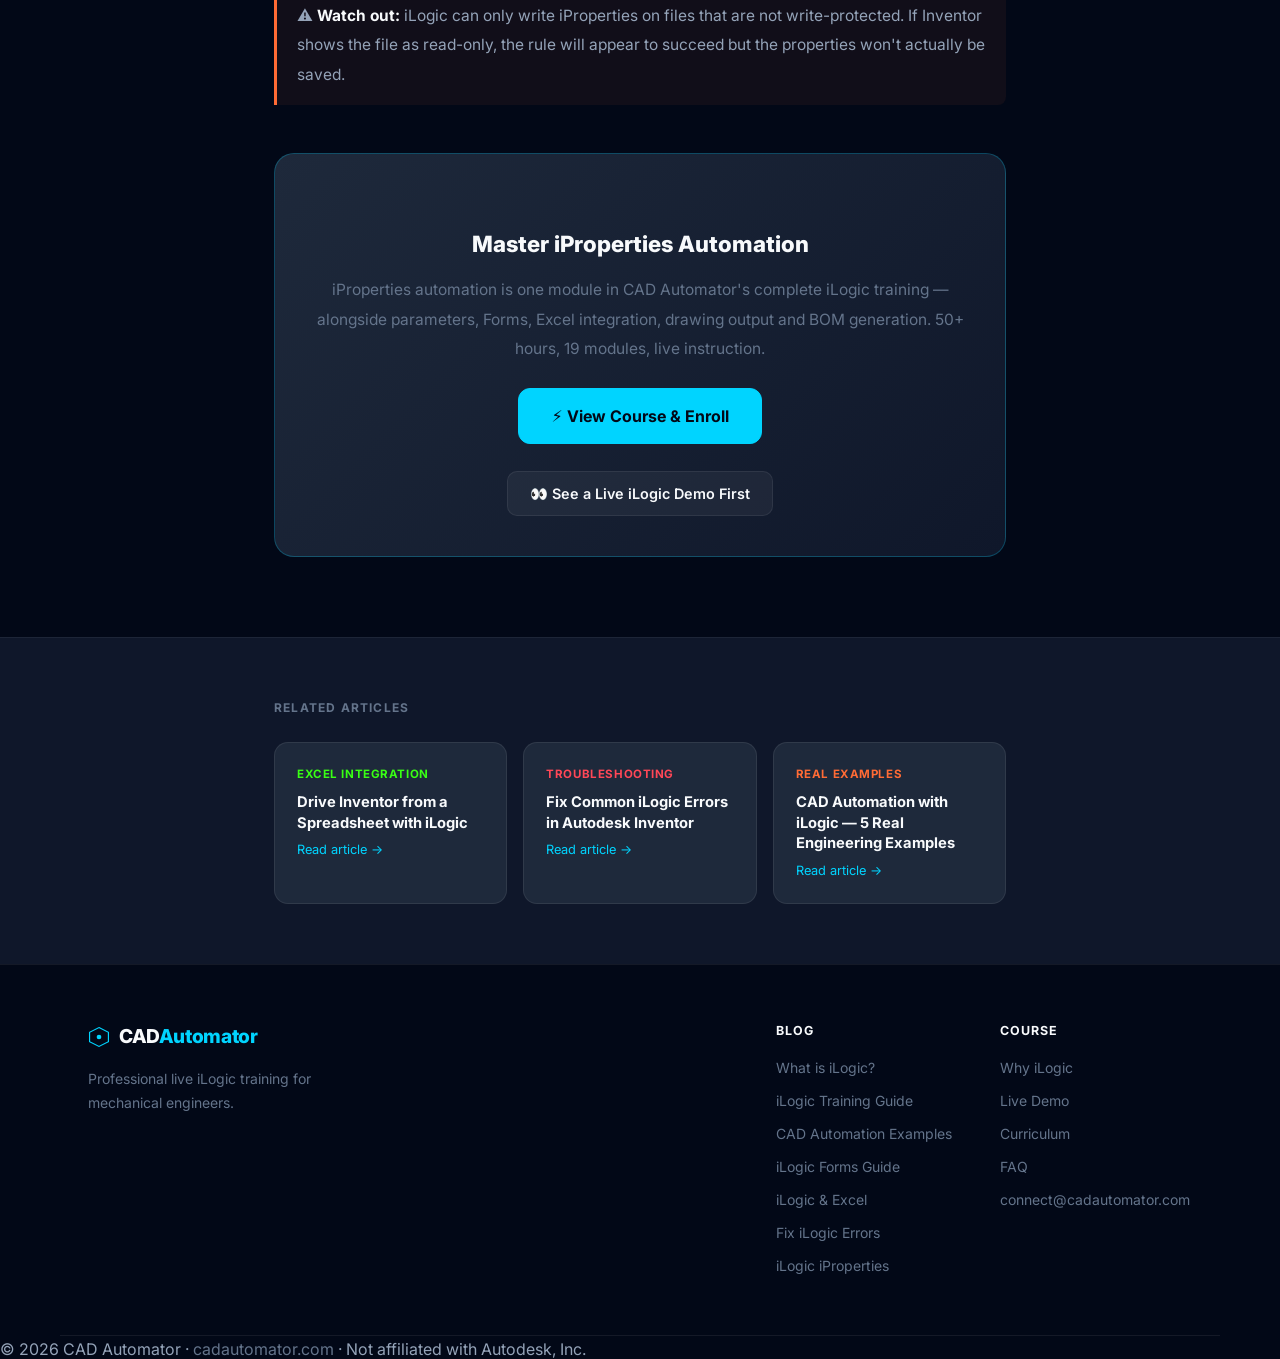
<file: blog/ilogic-iproperties.html>
<!DOCTYPE html>
<html lang="en">
<head>
  <meta charset="UTF-8" />
  <meta name="viewport" content="width=device-width, initial-scale=1.0" />
  <title>iLogic iProperties: Auto-Fill Part Numbers, Title Blocks & BOM Data | CAD Automator</title>
  <meta name="description" content="Learn how to use iLogic to automatically fill iProperties in Autodesk Inventor — part numbers, descriptions, materials, drawing title blocks and BOM data. Real code included." />
  <meta name="keywords" content="ilogic iproperties, ilogic auto fill title block, ilogic part number automation, ilogic description, ilogic material, ilogic BOM properties, autodesk inventor iproperties automation" />
  <link rel="canonical" href="https://cadautomator.com/blog/ilogic-iproperties" />
  <link rel="icon" type="image/svg+xml" href="/favicon.svg" />
  <meta property="og:title" content="iLogic iProperties: Auto-Fill Part Numbers, Title Blocks & BOM Data" />
  <meta property="og:description" content="Stop manually filling iProperties. Use iLogic to auto-populate part numbers, descriptions, materials and drawing title blocks across your entire assembly." />
  <meta property="og:url" content="https://cadautomator.com/blog/ilogic-iproperties" />
  <meta property="og:type" content="article" />
  <script type="application/ld+json">
  {
    "@context": "https://schema.org",
    "@type": "Article",
    "headline": "iLogic iProperties: Auto-Fill Part Numbers, Title Blocks & BOM Data",
    "description": "Learn how to use iLogic to automatically populate iProperties in Autodesk Inventor — part numbers, descriptions, materials, title blocks, and BOM data.",
    "author": { "@type": "Organization", "name": "CAD Automator", "url": "https://cadautomator.com" },
    "publisher": { "@type": "Organization", "name": "CAD Automator", "url": "https://cadautomator.com" },
    "datePublished": "2026-06-07",
    "mainEntityOfPage": "https://cadautomator.com/blog/ilogic-iproperties"
  }
  </script>
  <script async src="https://www.googletagmanager.com/gtag/js?id=G-97KYLBNP5W"></script>
  <script>window.dataLayer=window.dataLayer||[];function gtag(){dataLayer.push(arguments);}gtag('js',new Date());gtag('config','G-97KYLBNP5W');</script>
  <link rel="preconnect" href="https://fonts.googleapis.com" />
  <link href="https://fonts.googleapis.com/css2?family=Inter:wght@300;400;500;600;700;800;900&family=JetBrains+Mono:wght@400;600&display=swap" rel="stylesheet" />
  <link rel="stylesheet" href="../css/style.css" />
  <style>
    .blog-hero { padding: 120px 0 60px; background: var(--dark2); border-bottom: 1px solid rgba(255,255,255,.06); }
    .blog-meta { display:flex; gap:16px; align-items:center; margin-bottom:24px; flex-wrap:wrap; }
    .blog-tag { background:rgba(0,212,255,.1); color:var(--blue); border:1px solid rgba(0,212,255,.3); padding:4px 12px; border-radius:20px; font-size:.75rem; font-weight:600; }
    .blog-tag.orange { background:rgba(255,107,53,.1); color:var(--orange); border:1px solid rgba(255,107,53,.3); }
    .blog-date { color:var(--mid); font-size:.85rem; }
    .blog-read { color:var(--mid); font-size:.85rem; }
    .blog-title { font-size:clamp(1.8rem,4vw,3rem); font-weight:900; color:var(--white); line-height:1.2; margin-bottom:20px; }
    .blog-intro { font-size:1.1rem; color:var(--light); line-height:1.8; max-width:700px; }
    .blog-body { max-width:780px; margin:0 auto; padding:60px 24px 80px; }
    .blog-body h2 { font-size:1.6rem; font-weight:800; color:var(--white); margin:48px 0 16px; }
    .blog-body h3 { font-size:1.15rem; font-weight:700; color:var(--blue); margin:32px 0 12px; }
    .blog-body p { color:var(--light); line-height:1.9; margin-bottom:18px; font-size:.97rem; }
    .blog-body ul, .blog-body ol { padding-left:24px; margin-bottom:18px; }
    .blog-body li { color:var(--light); line-height:1.8; margin-bottom:8px; font-size:.97rem; }
    .blog-body strong { color:var(--white); }
    .blog-code { background:var(--dark3); border:1px solid rgba(0,212,255,.2); border-radius:10px; padding:20px 24px; font-family:'JetBrains Mono',monospace; font-size:.85rem; color:#e2e8f0; margin:24px 0; overflow-x:auto; line-height:1.7; }
    .blog-code .kw { color:#00d4ff; } .blog-code .str { color:#39ff14; } .blog-code .cm { color:#64748b; } .blog-code .fn { color:#ff6b35; }
    .blog-cta { background:linear-gradient(135deg,var(--dark3),var(--dark2)); border:1px solid rgba(0,212,255,.25); border-radius:20px; padding:40px; text-align:center; margin:48px 0 0; }
    .blog-cta h3 { font-size:1.4rem; font-weight:800; color:var(--white); margin-bottom:12px; }
    .blog-cta p { color:var(--mid); margin-bottom:24px; }
    .blog-nav-bar { background:var(--dark2); padding:16px 0; border-bottom:1px solid rgba(255,255,255,.06); }
    .blog-nav-inner { max-width:1200px; margin:0 auto; padding:0 24px; display:flex; justify-content:space-between; align-items:center; }
    .callout { background:rgba(0,212,255,.06); border-left:3px solid var(--blue); border-radius:0 8px 8px 0; padding:16px 20px; margin:24px 0; }
    .callout.green { background:rgba(57,255,20,.05); border-left-color:var(--green); }
    .callout.orange { background:rgba(255,107,53,.06); border-left-color:var(--orange); }
    .callout p { margin:0; color:var(--light); }
    .prop-table { width:100%; border-collapse:collapse; margin:24px 0; font-size:.88rem; }
    .prop-table th { background:var(--dark3); color:var(--white); font-weight:700; padding:11px 16px; text-align:left; border:1px solid rgba(255,255,255,.08); }
    .prop-table td { padding:10px 16px; border:1px solid rgba(255,255,255,.06); color:var(--light); vertical-align:top; }
    .prop-table tr:nth-child(even) td { background:rgba(255,255,255,.02); }
    .prop-table code { font-family:'JetBrains Mono',monospace; font-size:.8rem; color:#00d4ff; }
    @media(max-width:640px){
      .blog-hero { padding: 80px 0 40px; }
      .blog-title { font-size: 1.6rem; }
      .blog-body { padding: 40px 16px 60px; }
      .blog-body h2 { font-size: 1.3rem; }
      .blog-nav-inner { padding: 0 16px; }
      .blog-code { font-size:.76rem; padding:14px 16px; }
      .prop-table { font-size:.78rem; }
      .prop-table td, .prop-table th { padding:8px 10px; }
    }
  </style>
</head>
<body>

<nav class="blog-nav-bar">
  <div class="blog-nav-inner">
    <a href="../index.html" class="logo"><svg width="22" height="22" viewBox="0 0 28 28" fill="none"><polygon points="14,2 26,8 26,20 14,26 2,20 2,8" fill="none" stroke="#00d4ff" stroke-width="1.5"/><circle cx="14" cy="14" r="3" fill="#00d4ff"/></svg><span>CAD<span class="logo-accent">Automator</span></span></a>
    <a href="../index.html" class="btn btn-neon" style="font-size:.8rem;padding:8px 18px">⚡ Enroll Now</a>
  </div>
</nav>

<section class="blog-hero">
  <div class="container">
    <div class="blog-meta">
      <span class="blog-tag">iLogic</span>
      <span class="blog-tag orange">iProperties</span>
      <span class="blog-date">June 7, 2026</span>
      <span class="blog-read">⏱ 7 min read</span>
    </div>
    <h1 class="blog-title">iLogic iProperties: Auto-Fill Part Numbers,<br>Title Blocks &amp; BOM Data</h1>
    <p class="blog-intro">Manually filling iProperties — part numbers, descriptions, materials, revision numbers — is one of the biggest time sinks in Autodesk Inventor. iLogic can populate all of it automatically, consistently, across every part in your assembly.</p>
  </div>
</section>

<article class="blog-body">

  <h2>What Are iProperties?</h2>
  <p><strong>iProperties are metadata fields attached to every Autodesk Inventor file.</strong> They store information like part number, description, material, revision, author, project, and any custom fields your company defines. This data flows automatically into drawing title blocks, Bills of Materials, and PDM/PLM systems.</p>
  <p>The problem is that iProperties are normally filled manually — file by file, field by field. On a complex assembly with 200 parts, filling iProperties manually takes hours and introduces errors. iLogic eliminates this entirely.</p>

  <div class="callout"><p>💡 <strong>Why iProperties matter for your BOM:</strong> If iProperties aren't filled correctly, your Bill of Materials will have blank descriptions, missing part numbers, and wrong materials. Your drawings will have incomplete title blocks. iLogic is the solution.</p></div>

  <h2>The Complete iProperties Reference</h2>
  <p>iLogic uses the <code>iProperties.Value()</code> function to read and write any property. Here's every commonly used iProperty and its exact syntax:</p>

  <table class="prop-table">
    <thead>
      <tr><th>Property</th><th>Category</th><th>iLogic Syntax</th></tr>
    </thead>
    <tbody>
      <tr><td>Part Number</td><td>Project</td><td><code>iProperties.Value("Project", "Part Number")</code></td></tr>
      <tr><td>Description</td><td>Project</td><td><code>iProperties.Value("Project", "Description")</code></td></tr>
      <tr><td>Revision</td><td>Project</td><td><code>iProperties.Value("Project", "Revision Number")</code></td></tr>
      <tr><td>Status</td><td>Project</td><td><code>iProperties.Value("Project", "Design State")</code></td></tr>
      <tr><td>Material</td><td>Physical</td><td><code>iProperties.Value("Physical", "Material")</code></td></tr>
      <tr><td>Author</td><td>Summary</td><td><code>iProperties.Value("Summary", "Author")</code></td></tr>
      <tr><td>Company</td><td>Summary</td><td><code>iProperties.Value("Summary", "Company")</code></td></tr>
      <tr><td>Comments</td><td>Summary</td><td><code>iProperties.Value("Summary", "Comments")</code></td></tr>
      <tr><td>Custom Field</td><td>Custom</td><td><code>iProperties.Value("Custom", "YourFieldName")</code></td></tr>
    </tbody>
  </table>

  <h2>Basic Example: Set iProperties from Parameters</h2>
  <p>The most common use case is driving iProperties directly from your model's parameters — so when dimensions change, the description and part number update automatically:</p>

  <div class="blog-code">
<span class="cm">' ── Auto-fill iProperties from model parameters ──</span>

<span class="cm">' Read parameters from the model</span>
<span class="kw">Dim</span> length  <span class="kw">As Double</span> = <span class="fn">Parameter</span>(<span class="str">"FrameLength"</span>)
<span class="kw">Dim</span> width   <span class="kw">As Double</span> = <span class="fn">Parameter</span>(<span class="str">"FrameWidth"</span>)
<span class="kw">Dim</span> load    <span class="kw">As Double</span> = <span class="fn">Parameter</span>(<span class="str">"DesignLoad"</span>)
<span class="kw">Dim</span> grade   <span class="kw">As String</span> = <span class="fn">Parameter</span>(<span class="str">"SteelGrade"</span>)

<span class="cm">' Build a structured description automatically</span>
iProperties.Value(<span class="str">"Project"</span>, <span class="str">"Description"</span>) = _
  <span class="str">"Skid Frame "</span> &amp; length &amp; <span class="str">"x"</span> &amp; width &amp; <span class="str">"mm - "</span> &amp; load &amp; <span class="str">"T - "</span> &amp; grade

<span class="cm">' Build a part number from project parameters</span>
<span class="kw">Dim</span> projNum <span class="kw">As String</span> = <span class="fn">Parameter</span>(<span class="str">"ProjectNumber"</span>)
iProperties.Value(<span class="str">"Project"</span>, <span class="str">"Part Number"</span>) = projNum &amp; <span class="str">"-SF-001"</span>

<span class="cm">' Set standard fields</span>
iProperties.Value(<span class="str">"Project"</span>, <span class="str">"Revision Number"</span>) = <span class="str">"A"</span>
iProperties.Value(<span class="str">"Physical"</span>, <span class="str">"Material"</span>)          = <span class="str">"Steel, "</span> &amp; grade
iProperties.Value(<span class="str">"Summary"</span>, <span class="str">"Company"</span>)            = <span class="str">"CAD Automator Ltd"</span>
iProperties.Value(<span class="str">"Summary"</span>, <span class="str">"Author"</span>)             = <span class="str">"Engineering Dept"</span>

iLogicVb.UpdateWhenDone = <span class="kw">True</span>
  </div>

  <h2>Auto-Fill iProperties Across an Entire Assembly</h2>
  <p>The real power comes when you loop through every component in an assembly and update iProperties on all of them at once. This is how you populate an entire BOM in one click:</p>

  <div class="blog-code">
<span class="cm">' ── Loop through all components and fill iProperties ──</span>

<span class="kw">Dim</span> oDoc  <span class="kw">As</span> AssemblyDocument = ThisDoc.Document
<span class="kw">Dim</span> oComp <span class="kw">As</span> ComponentOccurrence

<span class="kw">For Each</span> oComp <span class="kw">In</span> oDoc.ComponentDefinition.Occurrences
  <span class="kw">Dim</span> oPartDoc <span class="kw">As</span> Document = oComp.Definition.Document

  <span class="cm">' Skip sub-assemblies — only process parts</span>
  <span class="kw">If</span> oPartDoc.DocumentType = kPartDocumentObject <span class="kw">Then</span>

    <span class="cm">' Set company and revision on every part</span>
    oPartDoc.PropertySets.Item(<span class="str">"Summary Information"</span>).Item(<span class="str">"Company"</span>).Value = <span class="str">"CAD Automator Ltd"</span>
    oPartDoc.PropertySets.Item(<span class="str">"Design Tracking Properties"</span>).Item(<span class="str">"Revision Number"</span>).Value = <span class="str">"A"</span>

    <span class="cm">' Save each part after updating</span>
    oPartDoc.Save()

  <span class="kw">End If</span>
<span class="kw">Next</span>

MessageBox.Show(<span class="str">"iProperties updated on all parts in the assembly."</span>, <span class="str">"Done"</span>)
  </div>

  <h2>Linking iProperties to the Drawing Title Block</h2>
  <p>Once iProperties are filled, your Inventor drawing title block can pull them in automatically — no manual entry in the drawing at all. Here's how to set it up:</p>
  <ol>
    <li>In your drawing template, double-click the title block to edit it</li>
    <li>Select a text field (e.g. "Part Number") → right-click → <strong>Edit Field Text</strong></li>
    <li>Choose <strong>Properties — Model</strong> → select the matching iProperty (e.g. Part Number)</li>
    <li>Repeat for Description, Material, Revision, Author</li>
    <li>Save as your company drawing template</li>
  </ol>
  <p>From now on, every drawing made from a model with correctly filled iProperties will have a complete, accurate title block — automatically. Zero manual entry.</p>

  <div class="callout green"><p>✅ <strong>Pro tip:</strong> Combine this with the iLogic rule above. Run the rule when the model is finalised → iProperties fill → open the drawing → title block is already complete. The entire documentation step is automated.</p></div>

  <h2>Reading iProperties (Not Just Writing)</h2>
  <p>iLogic can also <strong>read</strong> iProperties — useful for building logic based on existing metadata:</p>

  <div class="blog-code">
<span class="cm">' Read iProperties into variables</span>
<span class="kw">Dim</span> currentRev  <span class="kw">As String</span> = iProperties.Value(<span class="str">"Project"</span>, <span class="str">"Revision Number"</span>)
<span class="kw">Dim</span> currentPN   <span class="kw">As String</span> = iProperties.Value(<span class="str">"Project"</span>, <span class="str">"Part Number"</span>)
<span class="kw">Dim</span> currentMat  <span class="kw">As String</span> = iProperties.Value(<span class="str">"Physical"</span>, <span class="str">"Material"</span>)

<span class="cm">' Use them in logic — e.g. only update if revision is still "A"</span>
<span class="kw">If</span> currentRev = <span class="str">"A"</span> <span class="kw">Then</span>
  <span class="cm">' Still in preliminary design — allow auto-updates</span>
  iProperties.Value(<span class="str">"Project"</span>, <span class="str">"Description"</span>) = <span class="str">"PRELIMINARY - "</span> &amp; currentPN
<span class="kw">Else</span>
  <span class="cm">' Issued drawing — warn before overwriting</span>
  MessageBox.Show(<span class="str">"Warning: This part is at Rev "</span> &amp; currentRev &amp; <span class="str">". Are you sure you want to update iProperties?"</span>)
<span class="kw">End If</span>
  </div>

  <h2>Creating Custom iProperties</h2>
  <p>Autodesk Inventor lets you add your own custom iProperties beyond the built-in ones. These are perfect for project-specific data — customer name, purchase order number, surface finish, weld inspection status:</p>

  <div class="blog-code">
<span class="cm">' Create and set a custom iProperty</span>
<span class="cm">' If the property doesn't exist yet, iLogic creates it automatically</span>

iProperties.Value(<span class="str">"Custom"</span>, <span class="str">"Customer"</span>)         = <span class="str">"Precision Parts Ltd"</span>
iProperties.Value(<span class="str">"Custom"</span>, <span class="str">"PO Number"</span>)        = <span class="str">"PO-2026-1042"</span>
iProperties.Value(<span class="str">"Custom"</span>, <span class="str">"Surface Finish"</span>)   = <span class="str">"Hot Dip Galvanised"</span>
iProperties.Value(<span class="str">"Custom"</span>, <span class="str">"Weld Standard"</span>)    = <span class="str">"AWS D1.1"</span>
iProperties.Value(<span class="str">"Custom"</span>, <span class="str">"Inspection Date"</span>) = <span class="fn">Now</span>().ToString(<span class="str">"dd-MMM-yyyy"</span>)
  </div>

  <p>These custom properties then appear in your BOM automatically — making the Bill of Materials a complete document with all project-specific data, not just basic part information.</p>

  <h2>Common iProperties Mistakes to Avoid</h2>

  <h3>Using the wrong category name</h3>
  <p>The category names in iLogic must match exactly. The most common mistake is using <code>"Project"</code> when the property is actually in <code>"Design Tracking Properties"</code>. If you get a "property not found" error, open the iProperties dialog in Inventor and check which tab the property is on — that's the category name.</p>

  <h3>Not saving after updating</h3>
  <p>iProperties set by iLogic are in memory until the file is saved. If you close without saving, the iProperties revert. Always call <code>ThisDoc.Document.Save()</code> at the end of any rule that modifies iProperties, or remind the user to save.</p>

  <h3>Overwriting iProperties on released parts</h3>
  <p>If your company uses a PDM system (like Vault), iProperties on released/checked-in parts may be locked. Check the document's checkout status before writing to avoid silent failures or access errors.</p>

  <div class="callout orange"><p>⚠️ <strong>Watch out:</strong> iLogic can only write iProperties on files that are not write-protected. If Inventor shows the file as read-only, the rule will appear to succeed but the properties won't actually be saved.</p></div>

  <div class="blog-cta">
    <h3>Master iProperties Automation</h3>
    <p>iProperties automation is one module in CAD Automator's complete iLogic training — alongside parameters, Forms, Excel integration, drawing output and BOM generation. 50+ hours, 19 modules, live instruction.</p>
    <a href="../index.html" class="btn btn-neon btn-xl">⚡ View Course &amp; Enroll</a>
    <br><br>
    <a href="../index.html#demo" class="btn btn-ghost">👀 See a Live iLogic Demo First</a>
  </div>

</article>

<!-- Related Articles -->
<section style="background:var(--dark2);padding:60px 0;border-top:1px solid rgba(255,255,255,.06)">
  <div style="max-width:780px;margin:0 auto;padding:0 24px">
    <p style="font-size:.75rem;font-weight:700;color:var(--mid);letter-spacing:.1em;text-transform:uppercase;margin-bottom:24px">Related Articles</p>
    <div style="display:grid;grid-template-columns:repeat(auto-fit,minmax(220px,1fr));gap:16px">
      <a href="ilogic-excel-integration.html" style="background:var(--dark3);border:1px solid rgba(255,255,255,.08);border-radius:14px;padding:22px;text-decoration:none;display:block;transition:border-color .2s" onmouseover="this.style.borderColor='rgba(0,212,255,.35)'" onmouseout="this.style.borderColor='rgba(255,255,255,.08)'">
        <p style="font-size:.72rem;font-weight:700;color:var(--green);margin:0 0 8px;text-transform:uppercase;letter-spacing:.05em">Excel Integration</p>
        <p style="font-size:.92rem;font-weight:700;color:var(--white);margin:0 0 6px;line-height:1.4">Drive Inventor from a Spreadsheet with iLogic</p>
        <p style="font-size:.8rem;color:var(--blue);margin:0">Read article →</p>
      </a>
      <a href="ilogic-errors-fix.html" style="background:var(--dark3);border:1px solid rgba(255,255,255,.08);border-radius:14px;padding:22px;text-decoration:none;display:block;transition:border-color .2s" onmouseover="this.style.borderColor='rgba(0,212,255,.35)'" onmouseout="this.style.borderColor='rgba(255,255,255,.08)'">
        <p style="font-size:.72rem;font-weight:700;color:#ff4757;margin:0 0 8px;text-transform:uppercase;letter-spacing:.05em">Troubleshooting</p>
        <p style="font-size:.92rem;font-weight:700;color:var(--white);margin:0 0 6px;line-height:1.4">Fix Common iLogic Errors in Autodesk Inventor</p>
        <p style="font-size:.8rem;color:var(--blue);margin:0">Read article →</p>
      </a>
      <a href="cad-automation-examples.html" style="background:var(--dark3);border:1px solid rgba(255,255,255,.08);border-radius:14px;padding:22px;text-decoration:none;display:block;transition:border-color .2s" onmouseover="this.style.borderColor='rgba(0,212,255,.35)'" onmouseout="this.style.borderColor='rgba(255,255,255,.08)'">
        <p style="font-size:.72rem;font-weight:700;color:var(--orange);margin:0 0 8px;text-transform:uppercase;letter-spacing:.05em">Real Examples</p>
        <p style="font-size:.92rem;font-weight:700;color:var(--white);margin:0 0 6px;line-height:1.4">CAD Automation with iLogic — 5 Real Engineering Examples</p>
        <p style="font-size:.8rem;color:var(--blue);margin:0">Read article →</p>
      </a>
    </div>
  </div>
</section>

<footer class="footer" style="margin-top:0">
  <div class="container footer-inner">
    <div class="footer-brand">
      <a href="../index.html" class="logo"><svg width="22" height="22" viewBox="0 0 28 28" fill="none"><polygon points="14,2 26,8 26,20 14,26 2,20 2,8" fill="none" stroke="#00d4ff" stroke-width="1.5"/><circle cx="14" cy="14" r="3" fill="#00d4ff"/></svg><span>CAD<span class="logo-accent">Automator</span></span></a>
      <p>Professional live iLogic training for mechanical engineers.</p>
    </div>
    <div class="footer-links">
      <div class="fl-col">
        <h4>Blog</h4>
        <a href="what-is-ilogic.html">What is iLogic?</a>
        <a href="ilogic-training-guide.html">iLogic Training Guide</a>
        <a href="cad-automation-examples.html">CAD Automation Examples</a>
        <a href="ilogic-forms-guide.html">iLogic Forms Guide</a>
        <a href="ilogic-excel-integration.html">iLogic &amp; Excel</a>
        <a href="ilogic-errors-fix.html">Fix iLogic Errors</a>
        <a href="ilogic-iproperties.html">iLogic iProperties</a>
      </div>
      <div class="fl-col">
        <h4>Course</h4>
        <a href="../index.html#why">Why iLogic</a>
        <a href="../index.html#demo">Live Demo</a>
        <a href="../index.html#structure">Curriculum</a>
        <a href="../index.html#faq">FAQ</a>
        <a href="mailto:connect@cadautomator.com">connect@cadautomator.com</a>
      </div>
    </div>
  </div>
  <div class="footer-copy"><p>&copy; 2026 CAD Automator · <a href="https://cadautomator.com" style="color:var(--mid)">cadautomator.com</a> · Not affiliated with Autodesk, Inc.</p></div>
</footer>

</body>
</html>
</file>
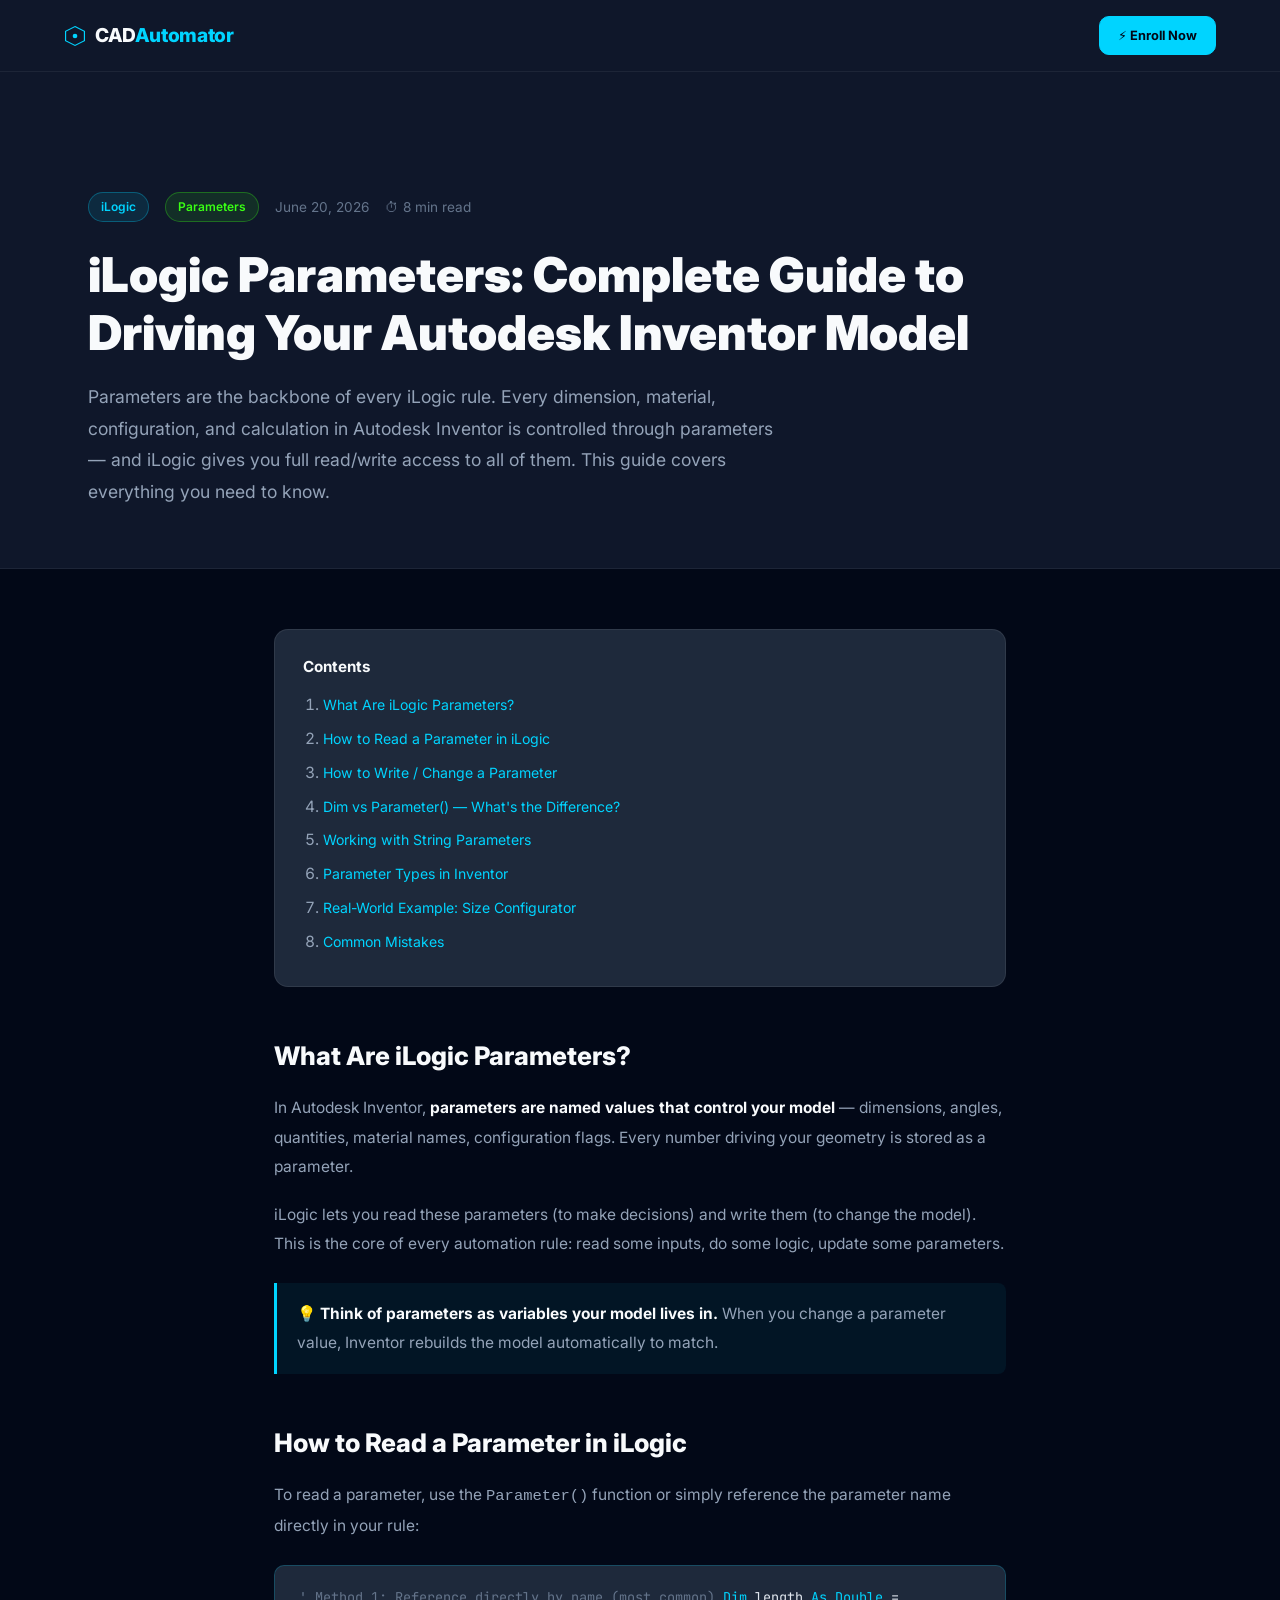
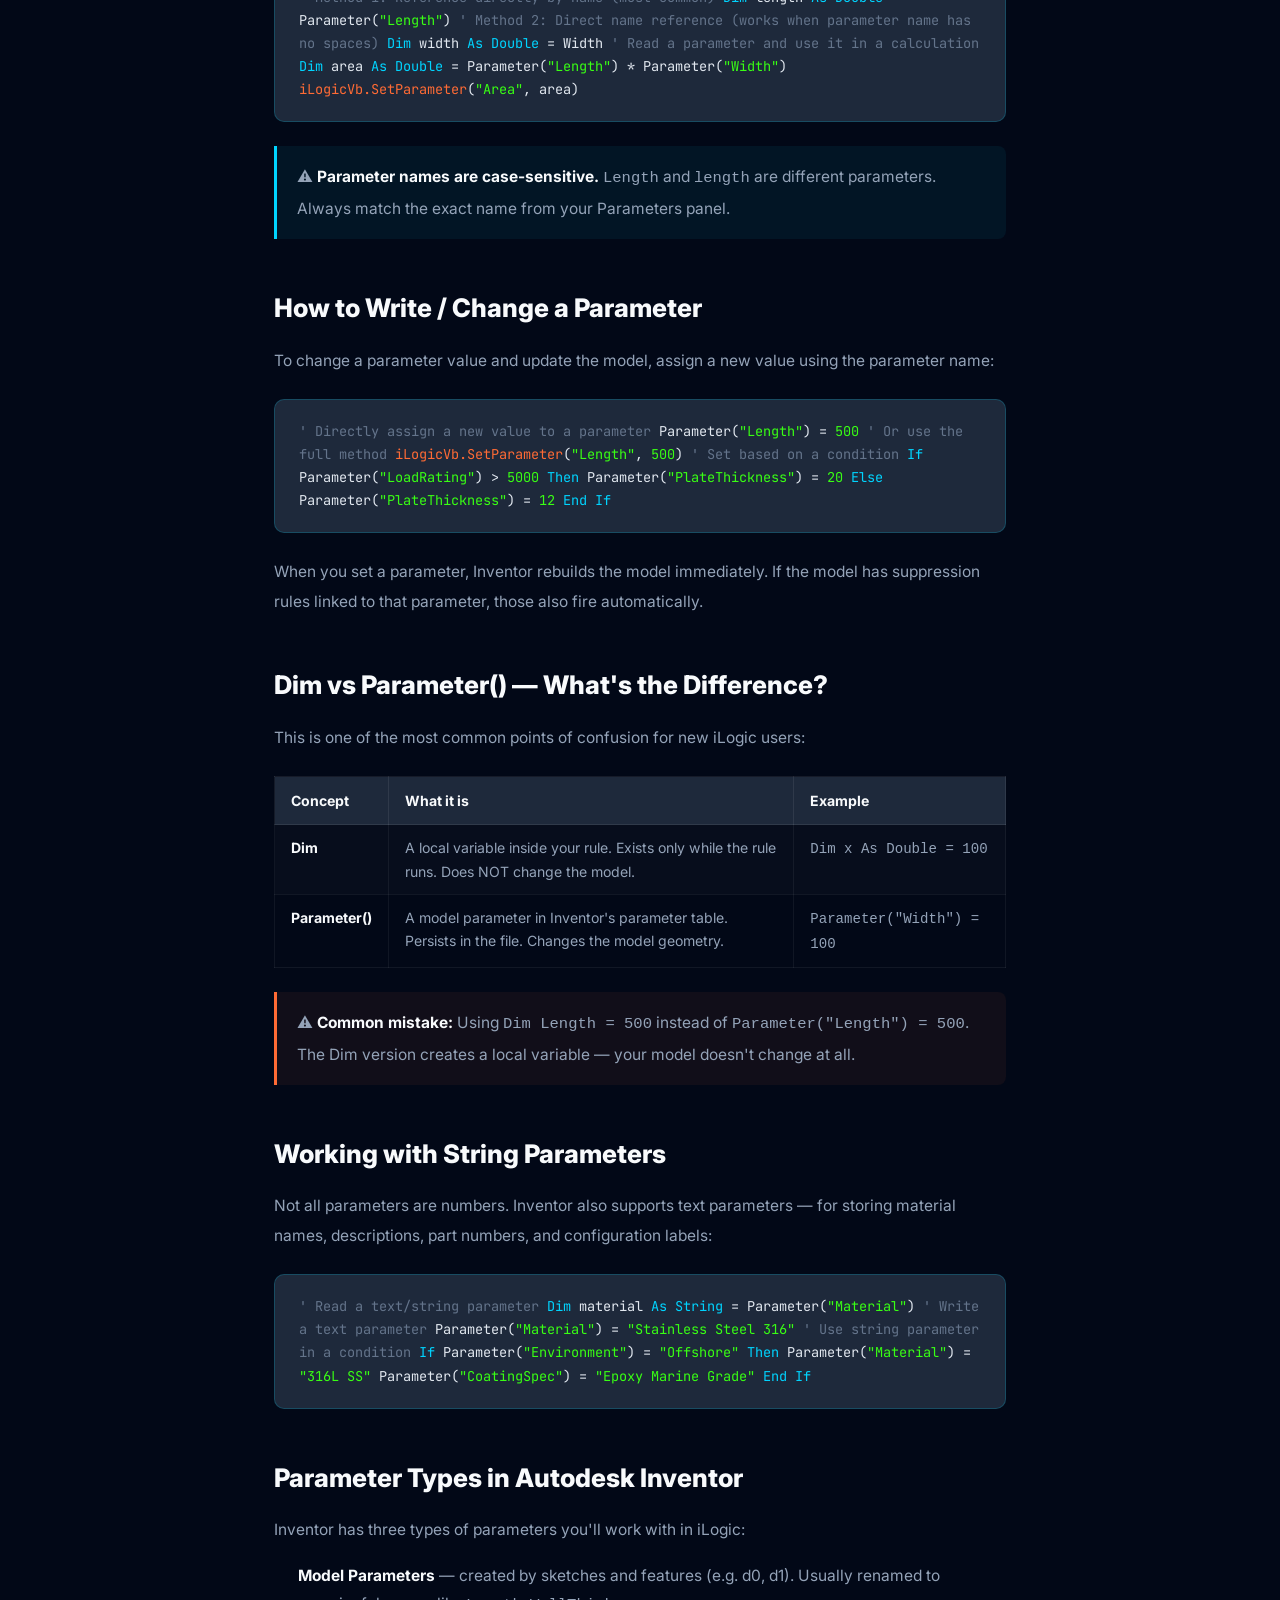
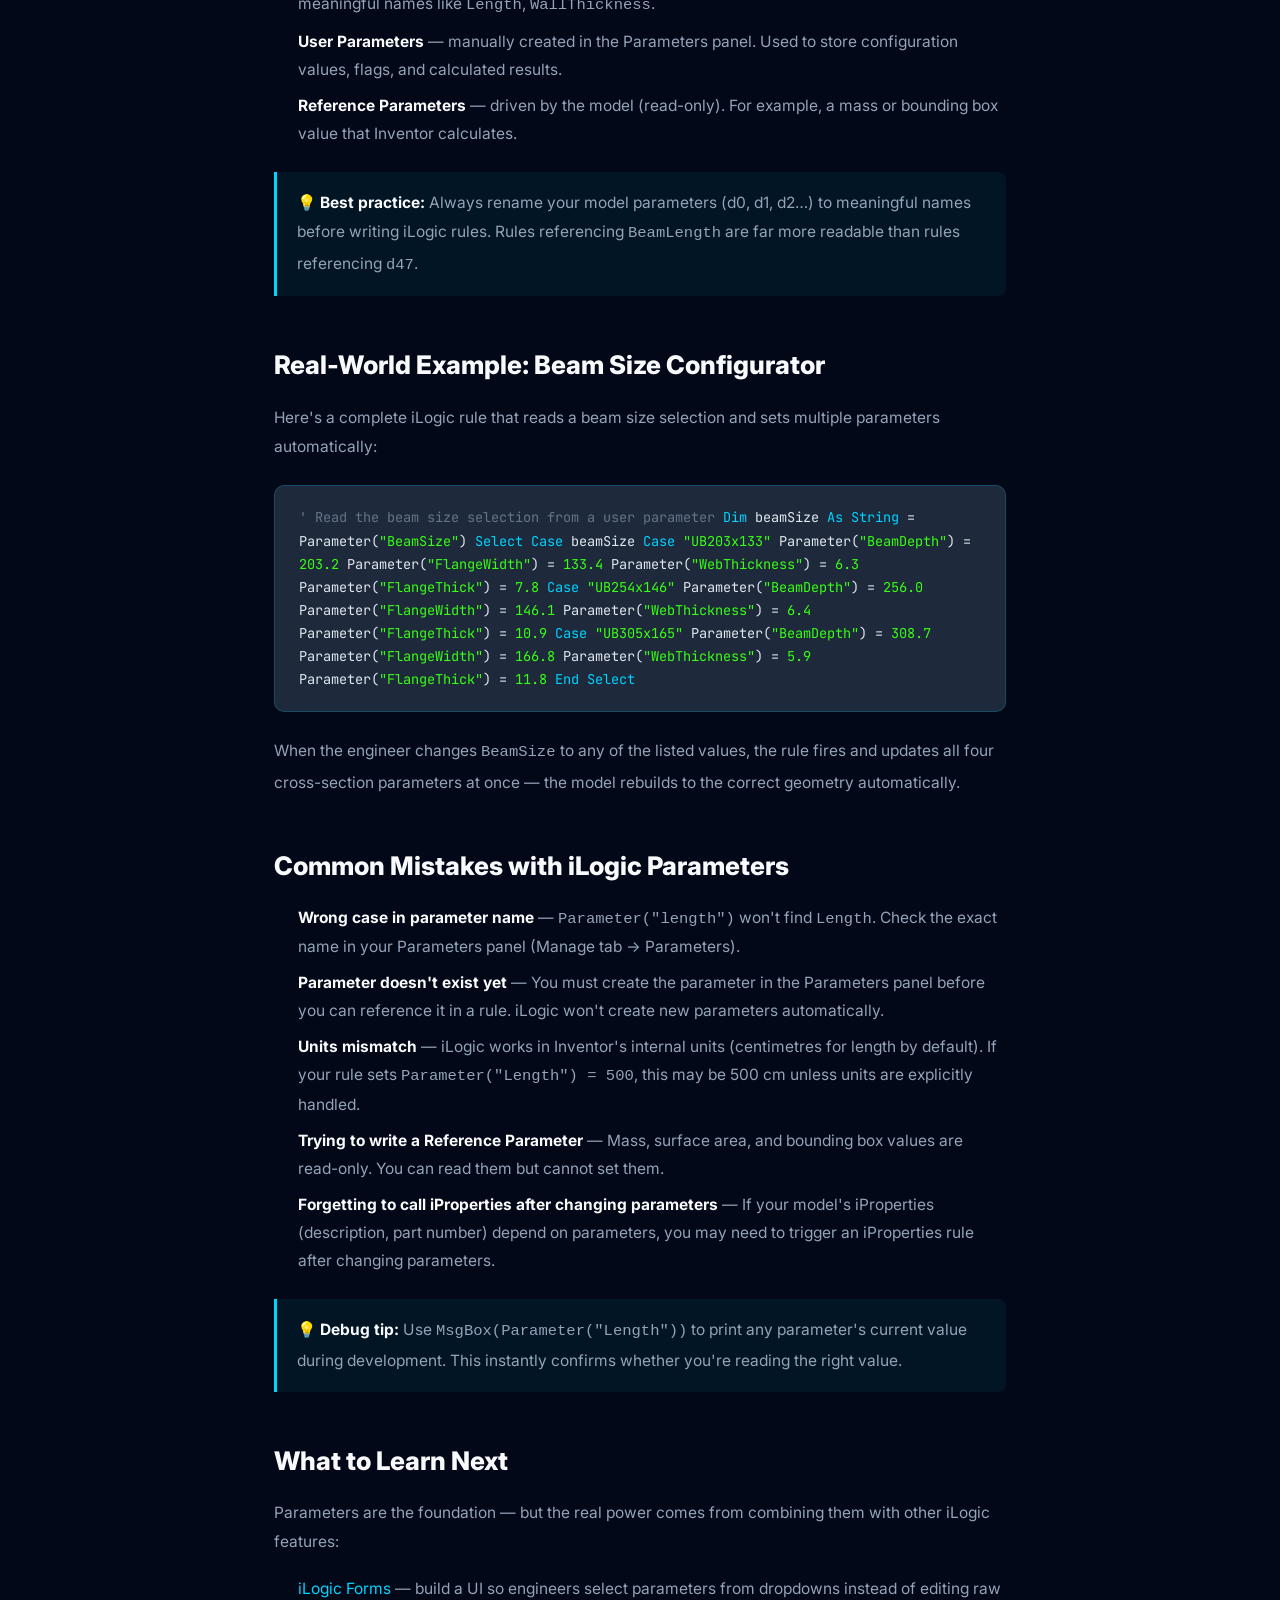
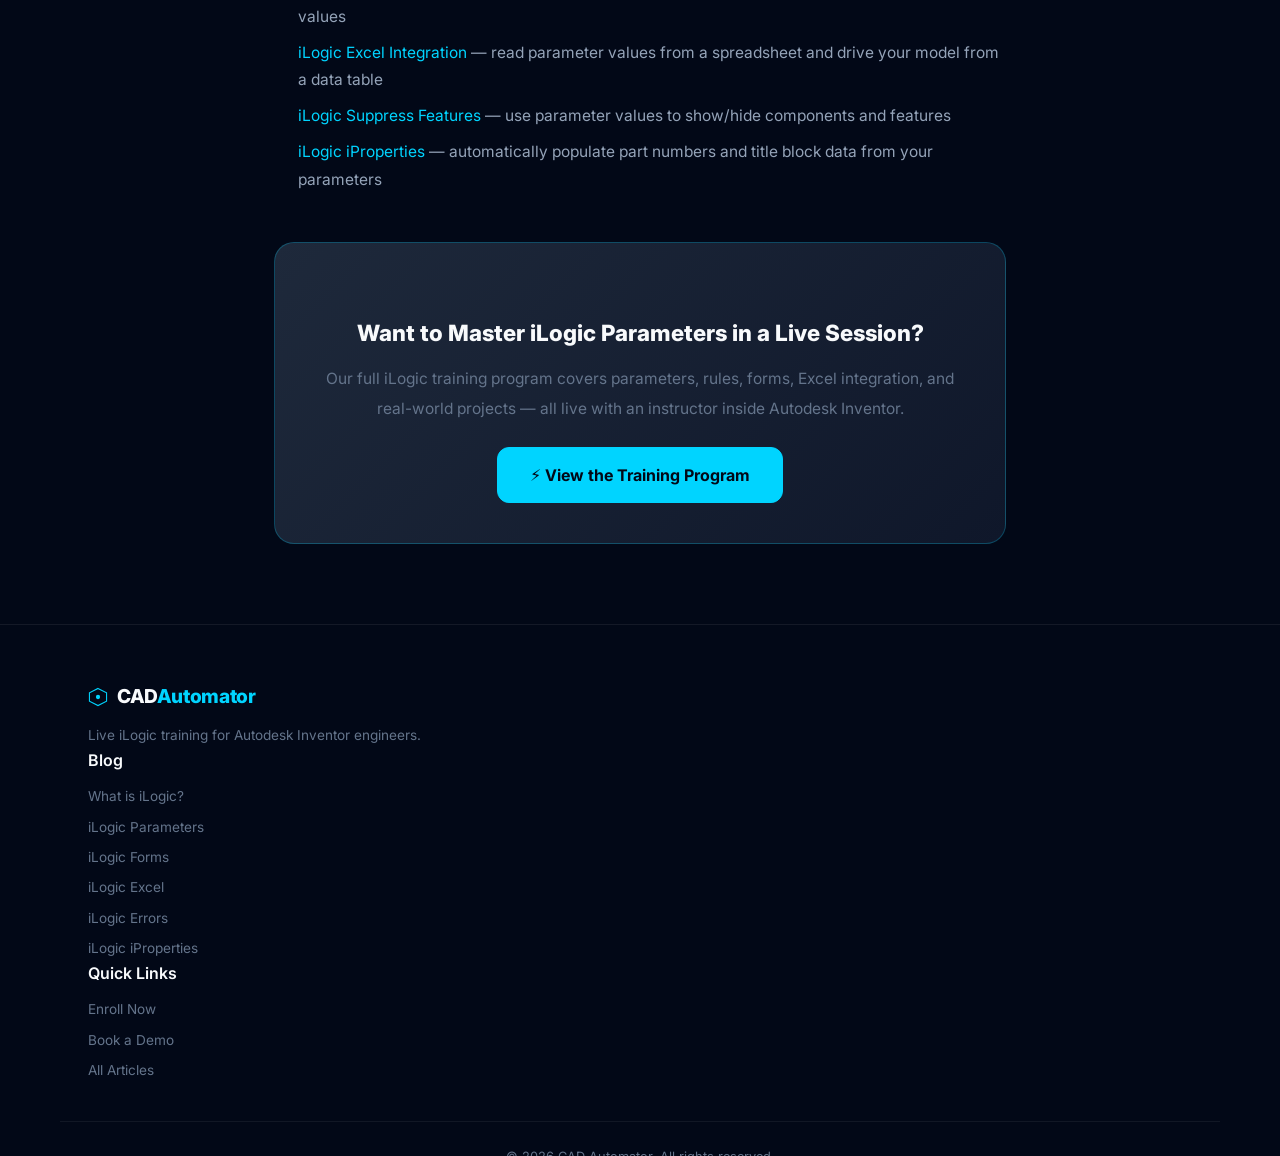
<file: blog/ilogic-parameters.html>
<!DOCTYPE html>
<html lang="en">
<head>
  <meta charset="UTF-8" />
  <meta name="viewport" content="width=device-width, initial-scale=1.0" />
  <title>iLogic Parameters: Complete Guide to Driving Autodesk Inventor Models | CAD Automator</title>
  <meta name="description" content="Master iLogic parameters in Autodesk Inventor. Learn how to read, write, and drive model dimensions using iLogic rules — with real code examples and step-by-step instructions." />
  <meta name="keywords" content="ilogic parameters, ilogic parameter tutorial, autodesk inventor parameters ilogic, ilogic dim, ilogic parameter() function, inventor parameter automation" />
  <link rel="canonical" href="https://cadautomator.com/blog/ilogic-parameters" />
  <link rel="icon" type="image/svg+xml" href="/favicon.svg" />
  <meta property="og:title" content="iLogic Parameters: Complete Guide to Driving Autodesk Inventor Models" />
  <meta property="og:description" content="Learn how to read and write Autodesk Inventor parameters using iLogic — the foundation of every automation rule." />
  <meta property="og:url" content="https://cadautomator.com/blog/ilogic-parameters" />
  <meta property="og:type" content="article" />
  <script type="application/ld+json">
  {
    "@context": "https://schema.org",
    "@type": "Article",
    "headline": "iLogic Parameters: Complete Guide to Driving Autodesk Inventor Models",
    "description": "Master iLogic parameters in Autodesk Inventor. Learn how to read, write, and drive model dimensions using iLogic rules.",
    "author": { "@type": "Organization", "name": "CAD Automator", "url": "https://cadautomator.com" },
    "publisher": { "@type": "Organization", "name": "CAD Automator", "url": "https://cadautomator.com" },
    "datePublished": "2026-06-20",
    "mainEntityOfPage": "https://cadautomator.com/blog/ilogic-parameters"
  }
  </script>
  <script async src="https://www.googletagmanager.com/gtag/js?id=G-97KYLBNP5W"></script>
  <script>window.dataLayer=window.dataLayer||[];function gtag(){dataLayer.push(arguments);}gtag('js',new Date());gtag('config','G-97KYLBNP5W');</script>
  <link rel="preconnect" href="https://fonts.googleapis.com" />
  <link href="https://fonts.googleapis.com/css2?family=Inter:wght@300;400;500;600;700;800;900&family=JetBrains+Mono:wght@400;600&display=swap" rel="stylesheet" />
  <link rel="stylesheet" href="../css/style.css" />
  <style>
    .blog-hero { padding: 120px 0 60px; background: var(--dark2); border-bottom: 1px solid rgba(255,255,255,.06); }
    .blog-meta { display:flex; gap:16px; align-items:center; margin-bottom:24px; flex-wrap:wrap; }
    .blog-tag { background:rgba(0,212,255,.1); color:var(--blue); border:1px solid rgba(0,212,255,.3); padding:4px 12px; border-radius:20px; font-size:.75rem; font-weight:600; }
    .blog-tag.orange { background:rgba(255,107,53,.1); color:var(--orange); border:1px solid rgba(255,107,53,.3); }
    .blog-tag.green { background:rgba(57,255,20,.1); color:#39ff14; border:1px solid rgba(57,255,20,.3); }
    .blog-date { color:var(--mid); font-size:.85rem; }
    .blog-read { color:var(--mid); font-size:.85rem; }
    .blog-title { font-size:clamp(1.8rem,4vw,3rem); font-weight:900; color:var(--white); line-height:1.2; margin-bottom:20px; }
    .blog-intro { font-size:1.1rem; color:var(--light); line-height:1.8; max-width:700px; }
    .blog-body { max-width:780px; margin:0 auto; padding:60px 24px 80px; }
    .blog-body h2 { font-size:1.6rem; font-weight:800; color:var(--white); margin:48px 0 16px; }
    .blog-body h3 { font-size:1.15rem; font-weight:700; color:var(--blue); margin:32px 0 12px; }
    .blog-body p { color:var(--light); line-height:1.9; margin-bottom:18px; font-size:.97rem; }
    .blog-body ul, .blog-body ol { padding-left:24px; margin-bottom:18px; }
    .blog-body li { color:var(--light); line-height:1.8; margin-bottom:8px; font-size:.97rem; }
    .blog-body strong { color:var(--white); }
    .blog-code { background:var(--dark3); border:1px solid rgba(0,212,255,.2); border-radius:10px; padding:20px 24px; font-family:'JetBrains Mono',monospace; font-size:.85rem; color:#e2e8f0; margin:24px 0; overflow-x:auto; line-height:1.7; }
    .blog-code .kw { color:#00d4ff; } .blog-code .str { color:#39ff14; } .blog-code .cm { color:#64748b; } .blog-code .fn { color:#ff6b35; }
    .blog-cta { background:linear-gradient(135deg,var(--dark3),var(--dark2)); border:1px solid rgba(0,212,255,.25); border-radius:20px; padding:40px; text-align:center; margin:48px 0 0; }
    .blog-cta h3 { font-size:1.4rem; font-weight:800; color:var(--white); margin-bottom:12px; }
    .blog-cta p { color:var(--mid); margin-bottom:24px; }
    .blog-nav-bar { background:var(--dark2); padding:16px 0; border-bottom:1px solid rgba(255,255,255,.06); }
    .blog-nav-inner { max-width:1200px; margin:0 auto; padding:0 24px; display:flex; justify-content:space-between; align-items:center; }
    .back-link { color:var(--mid); text-decoration:none; font-size:.85rem; display:flex; align-items:center; gap:6px; }
    .back-link:hover { color:var(--blue); }
    .callout { background:rgba(0,212,255,.06); border-left:3px solid var(--blue); border-radius:0 8px 8px 0; padding:16px 20px; margin:24px 0; }
    .callout.orange { background:rgba(255,107,53,.06); border-left-color:var(--orange); }
    .callout p { margin:0; color:var(--light); }
    .step-box { background:var(--dark3); border:1px solid rgba(255,255,255,.08); border-radius:14px; padding:24px 28px; margin:20px 0; display:flex; gap:20px; align-items:flex-start; }
    .step-num { background:var(--blue); color:#020817; font-weight:900; font-size:.9rem; min-width:32px; height:32px; border-radius:50%; display:flex; align-items:center; justify-content:center; flex-shrink:0; margin-top:2px; }
    .step-box p { margin:0; color:var(--light); font-size:.95rem; line-height:1.7; }
    .step-box strong { color:var(--white); }
    .comparison-table { width:100%; border-collapse:collapse; margin:24px 0; font-size:.88rem; }
    .comparison-table th { background:var(--dark3); color:var(--white); font-weight:700; padding:12px 16px; text-align:left; border:1px solid rgba(255,255,255,.08); }
    .comparison-table td { padding:11px 16px; border:1px solid rgba(255,255,255,.06); color:var(--light); vertical-align:top; }
    .comparison-table tr:nth-child(even) td { background:rgba(255,255,255,.02); }
    .toc { background:var(--dark3); border:1px solid rgba(255,255,255,.08); border-radius:14px; padding:24px 28px; margin:0 0 40px; }
    .toc h4 { color:var(--white); font-size:.95rem; font-weight:700; margin:0 0 12px; }
    .toc ol { padding-left:20px; margin:0; }
    .toc li { margin-bottom:6px; }
    .toc a { color:var(--blue); text-decoration:none; font-size:.88rem; }
    .toc a:hover { text-decoration:underline; }
    @media(max-width:640px){
      .blog-hero { padding: 80px 0 40px; }
      .blog-title { font-size: 1.6rem; }
      .blog-body { padding: 40px 16px 60px; }
      .blog-code { padding: 14px 16px; font-size: .78rem; }
      .step-box { flex-direction:column; gap:12px; padding:18px; }
    }
  </style>
</head>
<body>

<nav class="blog-nav-bar">
  <div class="blog-nav-inner">
    <a href="../index.html" class="logo"><svg width="22" height="22" viewBox="0 0 28 28" fill="none"><polygon points="14,2 26,8 26,20 14,26 2,20 2,8" fill="none" stroke="#00d4ff" stroke-width="1.5"/><circle cx="14" cy="14" r="3" fill="#00d4ff"/></svg><span>CAD<span class="logo-accent">Automator</span></span></a>
    <a href="../index.html" class="btn btn-neon" style="font-size:.8rem;padding:8px 18px">⚡ Enroll Now</a>
  </div>
</nav>

<section class="blog-hero">
  <div class="container">
    <div class="blog-meta">
      <span class="blog-tag">iLogic</span>
      <span class="blog-tag green">Parameters</span>
      <span class="blog-date">June 20, 2026</span>
      <span class="blog-read">⏱ 8 min read</span>
    </div>
    <h1 class="blog-title">iLogic Parameters: Complete Guide to<br>Driving Your Autodesk Inventor Model</h1>
    <p class="blog-intro">Parameters are the backbone of every iLogic rule. Every dimension, material, configuration, and calculation in Autodesk Inventor is controlled through parameters — and iLogic gives you full read/write access to all of them. This guide covers everything you need to know.</p>
  </div>
</section>

<article class="blog-body">

  <div class="toc">
    <h4>Contents</h4>
    <ol>
      <li><a href="#what-are-parameters">What Are iLogic Parameters?</a></li>
      <li><a href="#read-parameter">How to Read a Parameter in iLogic</a></li>
      <li><a href="#write-parameter">How to Write / Change a Parameter</a></li>
      <li><a href="#dim-vs-parameter">Dim vs Parameter() — What's the Difference?</a></li>
      <li><a href="#string-parameters">Working with String Parameters</a></li>
      <li><a href="#parameter-types">Parameter Types in Inventor</a></li>
      <li><a href="#real-example">Real-World Example: Size Configurator</a></li>
      <li><a href="#common-mistakes">Common Mistakes</a></li>
    </ol>
  </div>

  <h2 id="what-are-parameters">What Are iLogic Parameters?</h2>
  <p>In Autodesk Inventor, <strong>parameters are named values that control your model</strong> — dimensions, angles, quantities, material names, configuration flags. Every number driving your geometry is stored as a parameter.</p>
  <p>iLogic lets you read these parameters (to make decisions) and write them (to change the model). This is the core of every automation rule: read some inputs, do some logic, update some parameters.</p>

  <div class="callout"><p>💡 <strong>Think of parameters as variables your model lives in.</strong> When you change a parameter value, Inventor rebuilds the model automatically to match.</p></div>

  <h2 id="read-parameter">How to Read a Parameter in iLogic</h2>
  <p>To read a parameter, use the <code>Parameter()</code> function or simply reference the parameter name directly in your rule:</p>

  <div class="blog-code">
<span class="cm">' Method 1: Reference directly by name (most common)</span>
<span class="kw">Dim</span> length <span class="kw">As Double</span> = Parameter(<span class="str">"Length"</span>)

<span class="cm">' Method 2: Direct name reference (works when parameter name has no spaces)</span>
<span class="kw">Dim</span> width <span class="kw">As Double</span> = Width

<span class="cm">' Read a parameter and use it in a calculation</span>
<span class="kw">Dim</span> area <span class="kw">As Double</span> = Parameter(<span class="str">"Length"</span>) * Parameter(<span class="str">"Width"</span>)
<span class="fn">iLogicVb.SetParameter</span>(<span class="str">"Area"</span>, area)
  </div>

  <div class="callout"><p>⚠️ <strong>Parameter names are case-sensitive.</strong> <code>Length</code> and <code>length</code> are different parameters. Always match the exact name from your Parameters panel.</p></div>

  <h2 id="write-parameter">How to Write / Change a Parameter</h2>
  <p>To change a parameter value and update the model, assign a new value using the parameter name:</p>

  <div class="blog-code">
<span class="cm">' Directly assign a new value to a parameter</span>
Parameter(<span class="str">"Length"</span>) = <span class="str">500</span>

<span class="cm">' Or use the full method</span>
<span class="fn">iLogicVb.SetParameter</span>(<span class="str">"Length"</span>, <span class="str">500</span>)

<span class="cm">' Set based on a condition</span>
<span class="kw">If</span> Parameter(<span class="str">"LoadRating"</span>) > <span class="str">5000</span> <span class="kw">Then</span>
    Parameter(<span class="str">"PlateThickness"</span>) = <span class="str">20</span>
<span class="kw">Else</span>
    Parameter(<span class="str">"PlateThickness"</span>) = <span class="str">12</span>
<span class="kw">End If</span>
  </div>

  <p>When you set a parameter, Inventor rebuilds the model immediately. If the model has suppression rules linked to that parameter, those also fire automatically.</p>

  <h2 id="dim-vs-parameter">Dim vs Parameter() — What's the Difference?</h2>
  <p>This is one of the most common points of confusion for new iLogic users:</p>

  <table class="comparison-table">
    <tr><th>Concept</th><th>What it is</th><th>Example</th></tr>
    <tr><td><strong>Dim</strong></td><td>A local variable inside your rule. Exists only while the rule runs. Does NOT change the model.</td><td><code>Dim x As Double = 100</code></td></tr>
    <tr><td><strong>Parameter()</strong></td><td>A model parameter in Inventor's parameter table. Persists in the file. Changes the model geometry.</td><td><code>Parameter("Width") = 100</code></td></tr>
  </table>

  <div class="callout orange"><p>⚠️ <strong>Common mistake:</strong> Using <code>Dim Length = 500</code> instead of <code>Parameter("Length") = 500</code>. The Dim version creates a local variable — your model doesn't change at all.</p></div>

  <h2 id="string-parameters">Working with String Parameters</h2>
  <p>Not all parameters are numbers. Inventor also supports text parameters — for storing material names, descriptions, part numbers, and configuration labels:</p>

  <div class="blog-code">
<span class="cm">' Read a text/string parameter</span>
<span class="kw">Dim</span> material <span class="kw">As String</span> = Parameter(<span class="str">"Material"</span>)

<span class="cm">' Write a text parameter</span>
Parameter(<span class="str">"Material"</span>) = <span class="str">"Stainless Steel 316"</span>

<span class="cm">' Use string parameter in a condition</span>
<span class="kw">If</span> Parameter(<span class="str">"Environment"</span>) = <span class="str">"Offshore"</span> <span class="kw">Then</span>
    Parameter(<span class="str">"Material"</span>) = <span class="str">"316L SS"</span>
    Parameter(<span class="str">"CoatingSpec"</span>) = <span class="str">"Epoxy Marine Grade"</span>
<span class="kw">End If</span>
  </div>

  <h2 id="parameter-types">Parameter Types in Autodesk Inventor</h2>
  <p>Inventor has three types of parameters you'll work with in iLogic:</p>
  <ul>
    <li><strong>Model Parameters</strong> — created by sketches and features (e.g. d0, d1). Usually renamed to meaningful names like <code>Length</code>, <code>WallThickness</code>.</li>
    <li><strong>User Parameters</strong> — manually created in the Parameters panel. Used to store configuration values, flags, and calculated results.</li>
    <li><strong>Reference Parameters</strong> — driven by the model (read-only). For example, a mass or bounding box value that Inventor calculates.</li>
  </ul>

  <div class="callout"><p>💡 <strong>Best practice:</strong> Always rename your model parameters (d0, d1, d2…) to meaningful names before writing iLogic rules. Rules referencing <code>BeamLength</code> are far more readable than rules referencing <code>d47</code>.</p></div>

  <h2 id="real-example">Real-World Example: Beam Size Configurator</h2>
  <p>Here's a complete iLogic rule that reads a beam size selection and sets multiple parameters automatically:</p>

  <div class="blog-code">
<span class="cm">' Read the beam size selection from a user parameter</span>
<span class="kw">Dim</span> beamSize <span class="kw">As String</span> = Parameter(<span class="str">"BeamSize"</span>)

<span class="kw">Select Case</span> beamSize
    <span class="kw">Case</span> <span class="str">"UB203x133"</span>
        Parameter(<span class="str">"BeamDepth"</span>)   = <span class="str">203.2</span>
        Parameter(<span class="str">"FlangeWidth"</span>)  = <span class="str">133.4</span>
        Parameter(<span class="str">"WebThickness"</span>) = <span class="str">6.3</span>
        Parameter(<span class="str">"FlangeThick"</span>)  = <span class="str">7.8</span>

    <span class="kw">Case</span> <span class="str">"UB254x146"</span>
        Parameter(<span class="str">"BeamDepth"</span>)   = <span class="str">256.0</span>
        Parameter(<span class="str">"FlangeWidth"</span>)  = <span class="str">146.1</span>
        Parameter(<span class="str">"WebThickness"</span>) = <span class="str">6.4</span>
        Parameter(<span class="str">"FlangeThick"</span>)  = <span class="str">10.9</span>

    <span class="kw">Case</span> <span class="str">"UB305x165"</span>
        Parameter(<span class="str">"BeamDepth"</span>)   = <span class="str">308.7</span>
        Parameter(<span class="str">"FlangeWidth"</span>)  = <span class="str">166.8</span>
        Parameter(<span class="str">"WebThickness"</span>) = <span class="str">5.9</span>
        Parameter(<span class="str">"FlangeThick"</span>)  = <span class="str">11.8</span>
<span class="kw">End Select</span>
  </div>

  <p>When the engineer changes <code>BeamSize</code> to any of the listed values, the rule fires and updates all four cross-section parameters at once — the model rebuilds to the correct geometry automatically.</p>

  <h2 id="common-mistakes">Common Mistakes with iLogic Parameters</h2>
  <ul>
    <li><strong>Wrong case in parameter name</strong> — <code>Parameter("length")</code> won't find <code>Length</code>. Check the exact name in your Parameters panel (Manage tab → Parameters).</li>
    <li><strong>Parameter doesn't exist yet</strong> — You must create the parameter in the Parameters panel before you can reference it in a rule. iLogic won't create new parameters automatically.</li>
    <li><strong>Units mismatch</strong> — iLogic works in Inventor's internal units (centimetres for length by default). If your rule sets <code>Parameter("Length") = 500</code>, this may be 500 cm unless units are explicitly handled.</li>
    <li><strong>Trying to write a Reference Parameter</strong> — Mass, surface area, and bounding box values are read-only. You can read them but cannot set them.</li>
    <li><strong>Forgetting to call iProperties after changing parameters</strong> — If your model's iProperties (description, part number) depend on parameters, you may need to trigger an iProperties rule after changing parameters.</li>
  </ul>

  <div class="callout"><p>💡 <strong>Debug tip:</strong> Use <code>MsgBox(Parameter("Length"))</code> to print any parameter's current value during development. This instantly confirms whether you're reading the right value.</p></div>

  <h2>What to Learn Next</h2>
  <p>Parameters are the foundation — but the real power comes from combining them with other iLogic features:</p>
  <ul>
    <li><a href="ilogic-forms-guide.html" style="color:var(--blue)">iLogic Forms</a> — build a UI so engineers select parameters from dropdowns instead of editing raw values</li>
    <li><a href="ilogic-excel-integration.html" style="color:var(--blue)">iLogic Excel Integration</a> — read parameter values from a spreadsheet and drive your model from a data table</li>
    <li><a href="ilogic-suppress-features.html" style="color:var(--blue)">iLogic Suppress Features</a> — use parameter values to show/hide components and features</li>
    <li><a href="ilogic-iproperties.html" style="color:var(--blue)">iLogic iProperties</a> — automatically populate part numbers and title block data from your parameters</li>
  </ul>

  <div class="blog-cta">
    <h3>Want to Master iLogic Parameters in a Live Session?</h3>
    <p>Our full iLogic training program covers parameters, rules, forms, Excel integration, and real-world projects — all live with an instructor inside Autodesk Inventor.</p>
    <a href="../index.html" class="btn btn-neon btn-xl">⚡ View the Training Program</a>
  </div>

</article>

<footer class="footer">
  <div class="container footer-grid">
    <div>
      <a href="../index.html" class="logo"><svg width="20" height="20" viewBox="0 0 28 28" fill="none"><polygon points="14,2 26,8 26,20 14,26 2,20 2,8" fill="none" stroke="#00d4ff" stroke-width="1.5"/><circle cx="14" cy="14" r="3" fill="#00d4ff"/></svg><span>CAD<span class="logo-accent">Automator</span></span></a>
      <p style="color:var(--mid);font-size:.85rem;margin-top:12px;line-height:1.6">Live iLogic training for Autodesk Inventor engineers.</p>
    </div>
    <div>
      <p style="color:var(--white);font-weight:600;margin-bottom:12px">Blog</p>
      <a href="what-is-ilogic.html" style="display:block;color:var(--mid);font-size:.85rem;margin-bottom:8px;text-decoration:none">What is iLogic?</a>
      <a href="ilogic-parameters.html" style="display:block;color:var(--mid);font-size:.85rem;margin-bottom:8px;text-decoration:none">iLogic Parameters</a>
      <a href="ilogic-forms-guide.html" style="display:block;color:var(--mid);font-size:.85rem;margin-bottom:8px;text-decoration:none">iLogic Forms</a>
      <a href="ilogic-excel-integration.html" style="display:block;color:var(--mid);font-size:.85rem;margin-bottom:8px;text-decoration:none">iLogic Excel</a>
      <a href="ilogic-errors-fix.html" style="display:block;color:var(--mid);font-size:.85rem;margin-bottom:8px;text-decoration:none">iLogic Errors</a>
      <a href="ilogic-iproperties.html" style="display:block;color:var(--mid);font-size:.85rem;text-decoration:none">iLogic iProperties</a>
    </div>
    <div>
      <p style="color:var(--white);font-weight:600;margin-bottom:12px">Quick Links</p>
      <a href="../index.html" style="display:block;color:var(--mid);font-size:.85rem;margin-bottom:8px;text-decoration:none">Enroll Now</a>
      <a href="../index.html" style="display:block;color:var(--mid);font-size:.85rem;margin-bottom:8px;text-decoration:none">Book a Demo</a>
      <a href="index.html" style="display:block;color:var(--mid);font-size:.85rem;text-decoration:none">All Articles</a>
    </div>
  </div>
  <div class="container" style="border-top:1px solid rgba(255,255,255,.06);margin-top:40px;padding-top:24px;text-align:center">
    <p style="color:var(--mid);font-size:.8rem">© 2026 CAD Automator. All rights reserved.</p>
  </div>
</footer>

</body>
</html>
</file>
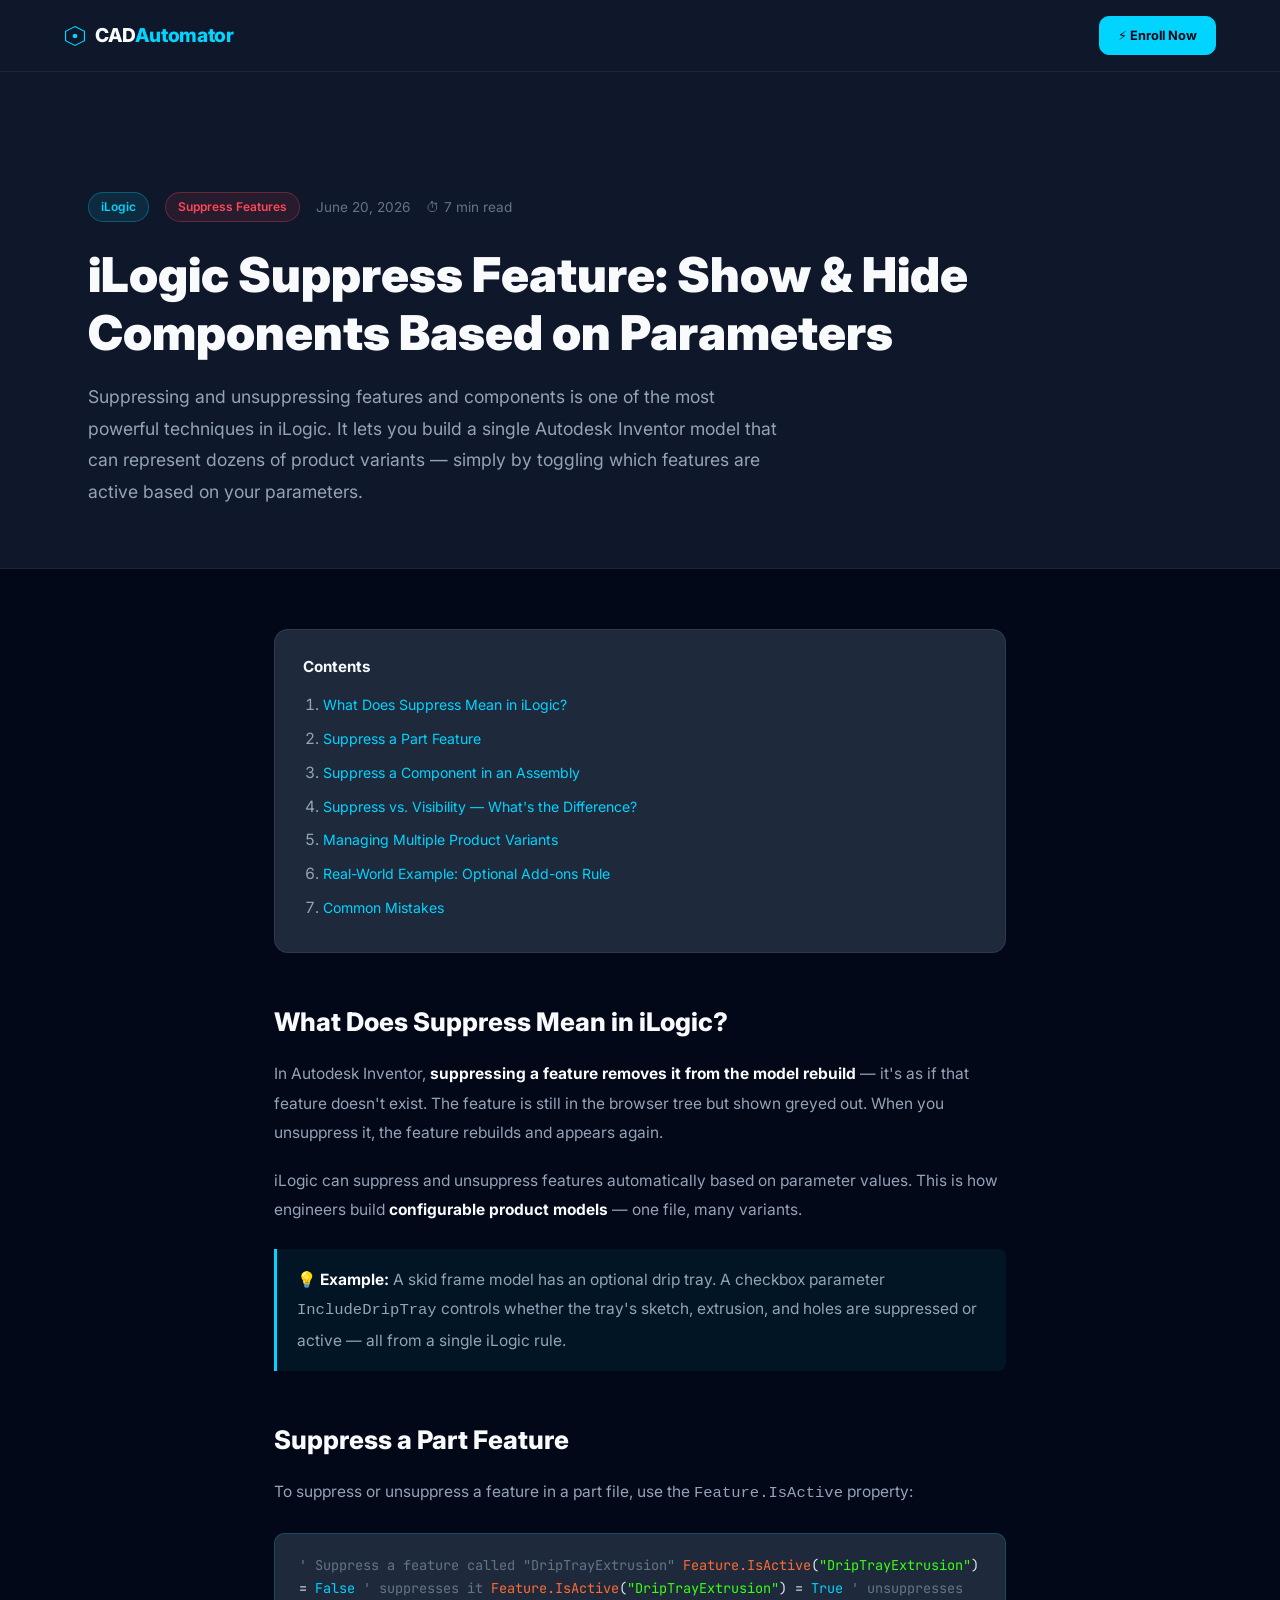
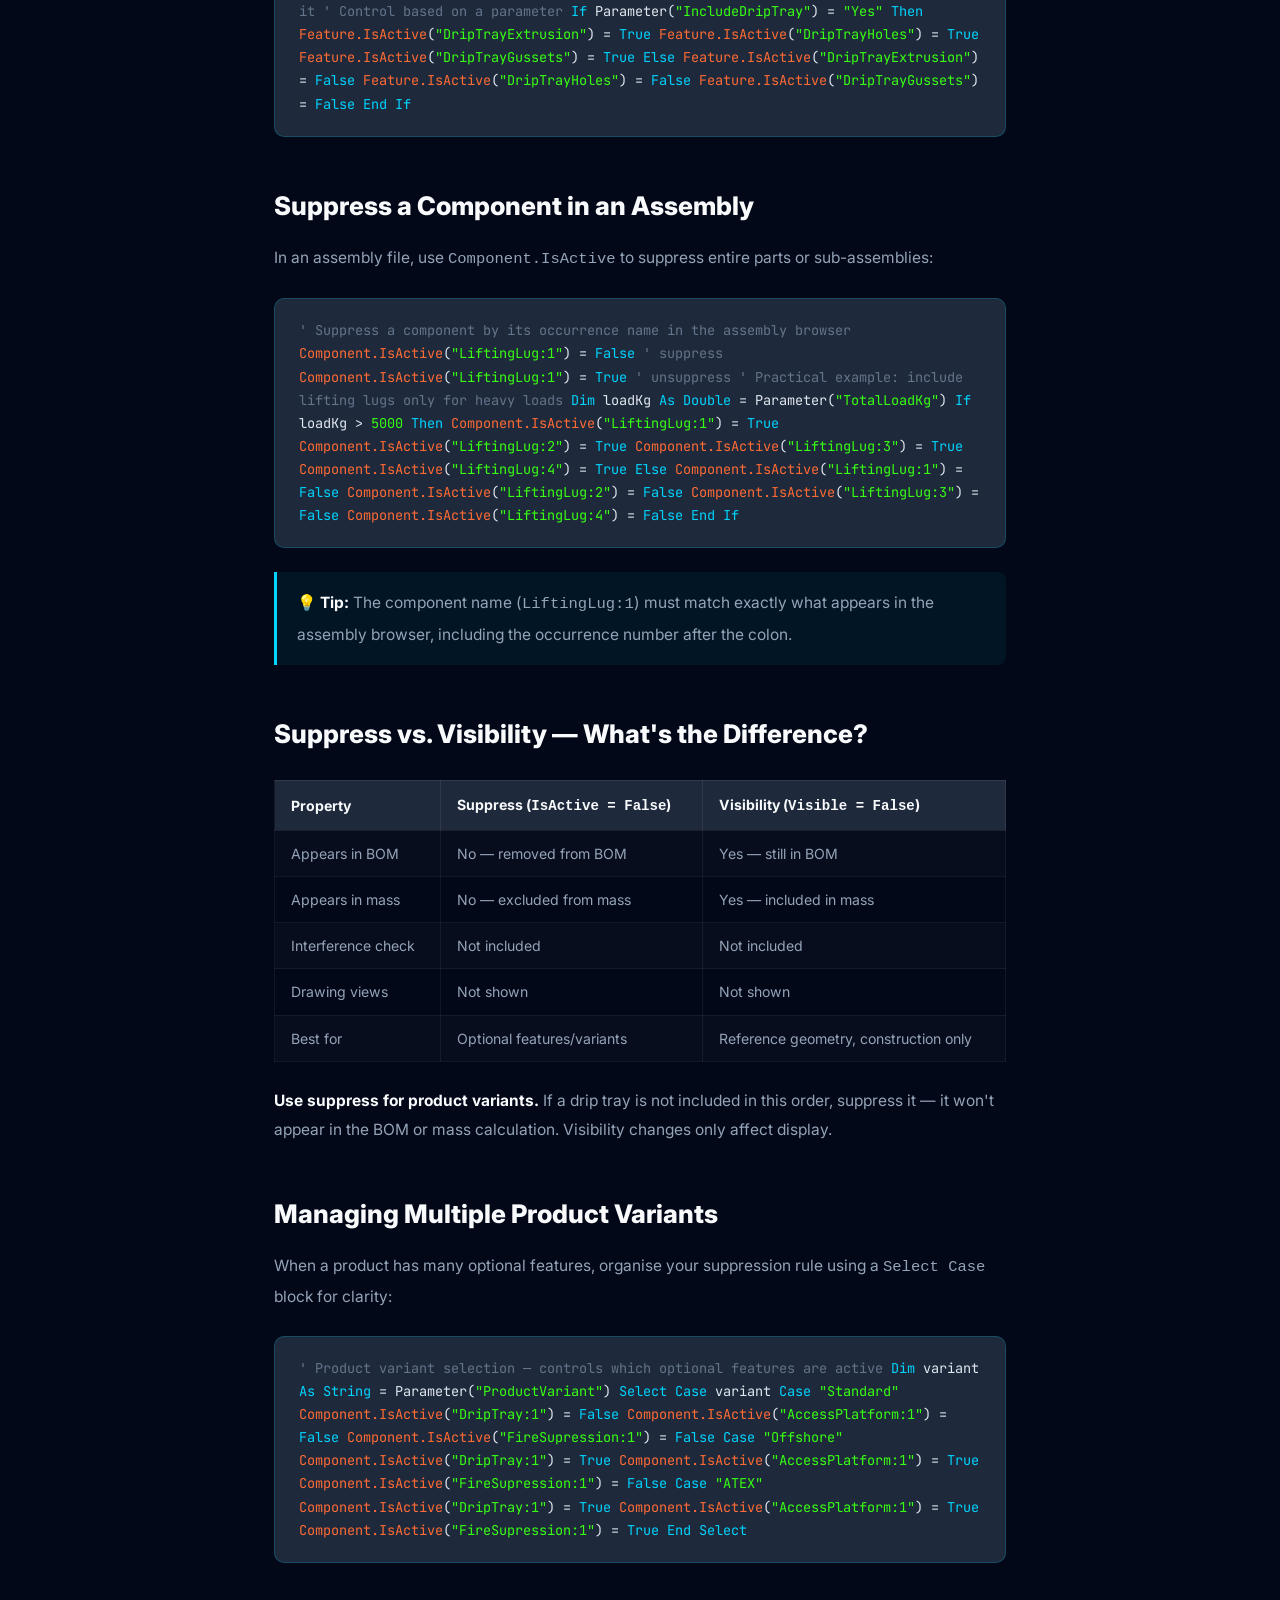
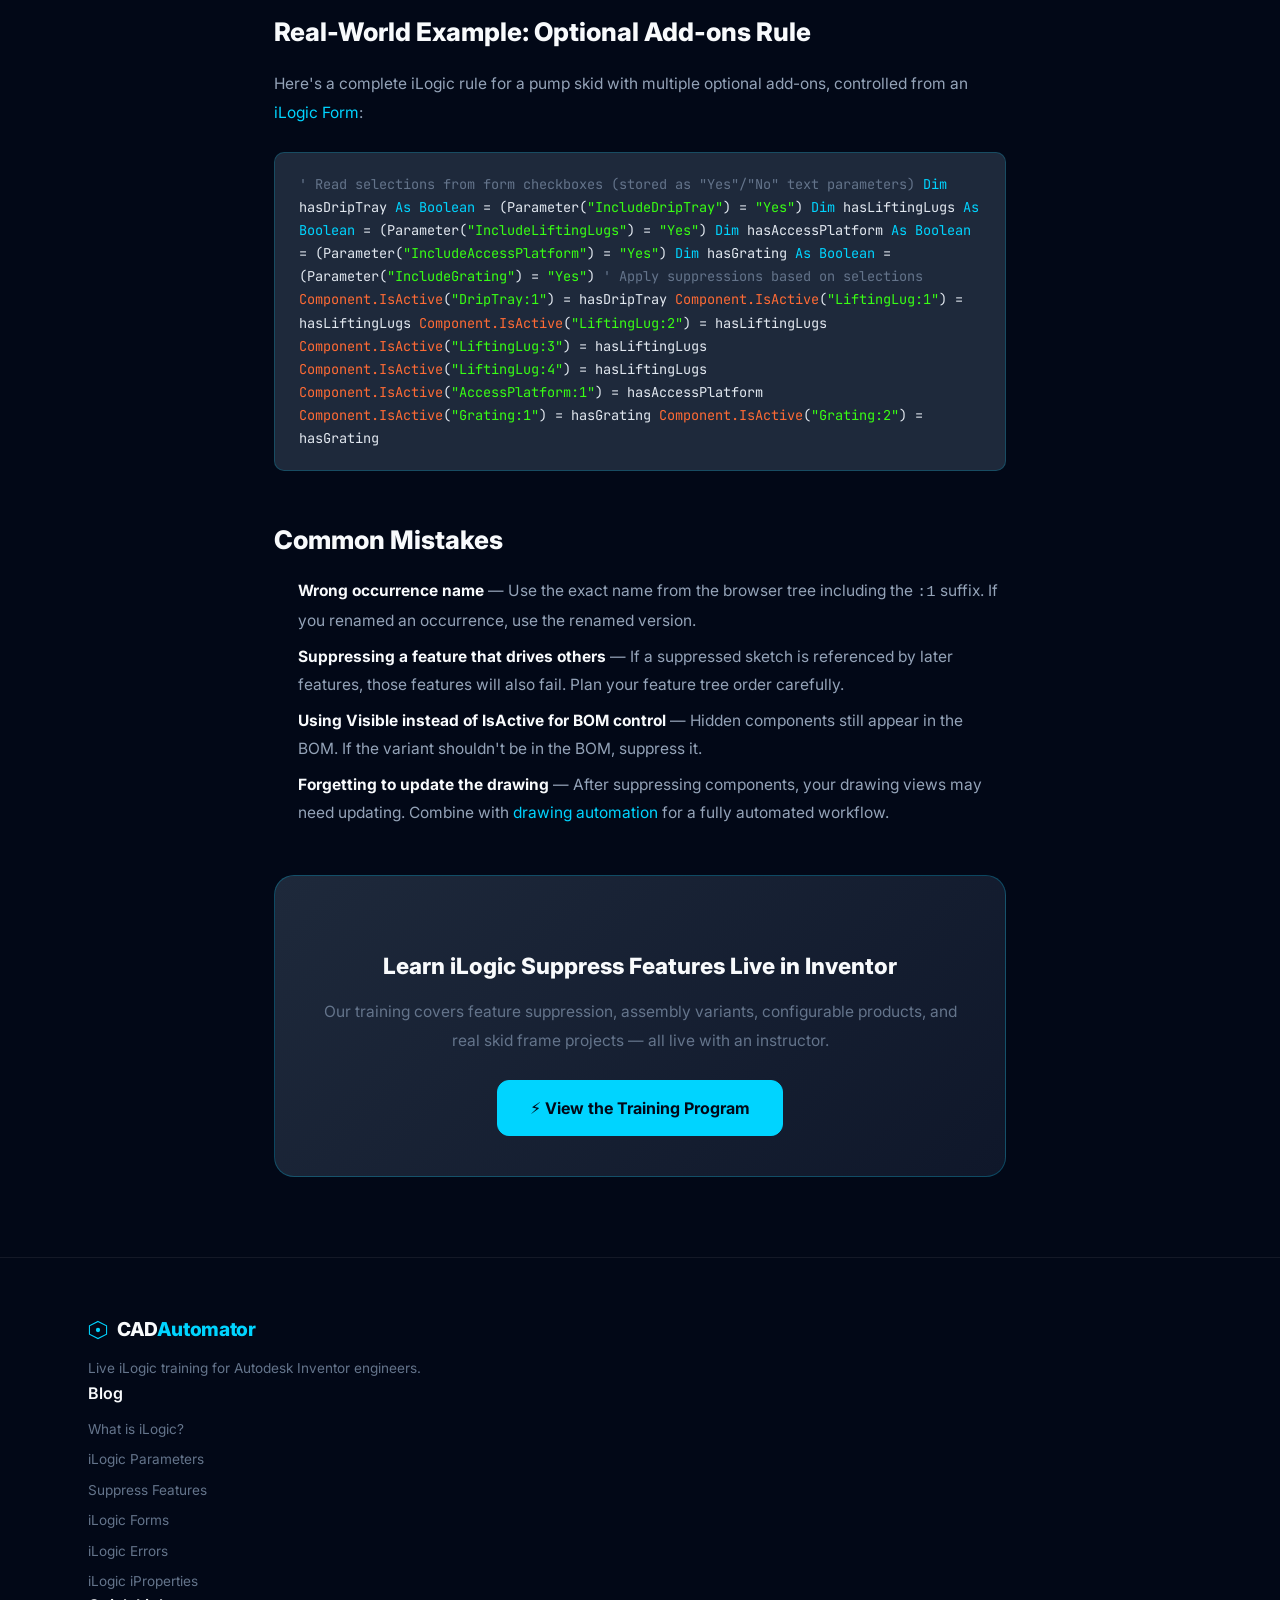
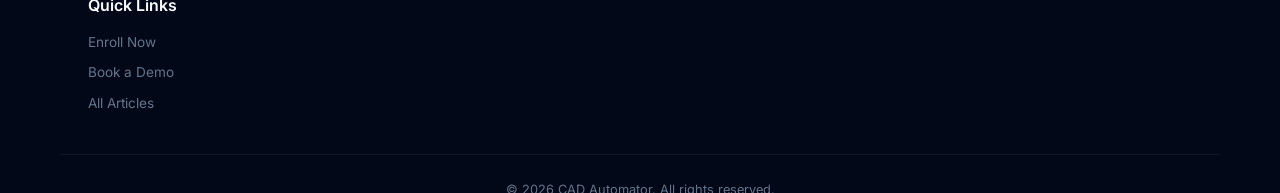
<file: blog/ilogic-suppress-features.html>
<!DOCTYPE html>
<html lang="en">
<head>
  <meta charset="UTF-8" />
  <meta name="viewport" content="width=device-width, initial-scale=1.0" />
  <title>iLogic Suppress Feature: Show & Hide Components Based on Parameters | CAD Automator</title>
  <meta name="description" content="Learn how to use iLogic to suppress and unsuppress features, parts, and components in Autodesk Inventor based on parameter values. Real code examples included." />
  <meta name="keywords" content="ilogic suppress feature, ilogic unsuppress, ilogic suppress component, ilogic hide feature, autodesk inventor suppress ilogic, ilogic feature visibility" />
  <link rel="canonical" href="https://cadautomator.com/blog/ilogic-suppress-features" />
  <link rel="icon" type="image/svg+xml" href="/favicon.svg" />
  <meta property="og:title" content="iLogic Suppress Feature: Show & Hide Components Based on Parameters" />
  <meta property="og:description" content="Use iLogic to automatically suppress and unsuppress features and components in Autodesk Inventor based on your design parameters." />
  <meta property="og:url" content="https://cadautomator.com/blog/ilogic-suppress-features" />
  <meta property="og:type" content="article" />
  <script type="application/ld+json">
  {
    "@context": "https://schema.org",
    "@type": "Article",
    "headline": "iLogic Suppress Feature: Show & Hide Components Based on Parameters",
    "description": "Learn how to use iLogic to suppress and unsuppress features, parts, and components in Autodesk Inventor based on parameter values.",
    "author": { "@type": "Organization", "name": "CAD Automator", "url": "https://cadautomator.com" },
    "publisher": { "@type": "Organization", "name": "CAD Automator", "url": "https://cadautomator.com" },
    "datePublished": "2026-06-20",
    "mainEntityOfPage": "https://cadautomator.com/blog/ilogic-suppress-features"
  }
  </script>
  <script async src="https://www.googletagmanager.com/gtag/js?id=G-97KYLBNP5W"></script>
  <script>window.dataLayer=window.dataLayer||[];function gtag(){dataLayer.push(arguments);}gtag('js',new Date());gtag('config','G-97KYLBNP5W');</script>
  <link rel="preconnect" href="https://fonts.googleapis.com" />
  <link href="https://fonts.googleapis.com/css2?family=Inter:wght@300;400;500;600;700;800;900&family=JetBrains+Mono:wght@400;600&display=swap" rel="stylesheet" />
  <link rel="stylesheet" href="../css/style.css" />
  <style>
    .blog-hero { padding: 120px 0 60px; background: var(--dark2); border-bottom: 1px solid rgba(255,255,255,.06); }
    .blog-meta { display:flex; gap:16px; align-items:center; margin-bottom:24px; flex-wrap:wrap; }
    .blog-tag { background:rgba(0,212,255,.1); color:var(--blue); border:1px solid rgba(0,212,255,.3); padding:4px 12px; border-radius:20px; font-size:.75rem; font-weight:600; }
    .blog-tag.orange { background:rgba(255,107,53,.1); color:var(--orange); border:1px solid rgba(255,107,53,.3); }
    .blog-tag.red { background:rgba(255,71,87,.1); color:#ff4757; border:1px solid rgba(255,71,87,.3); }
    .blog-date { color:var(--mid); font-size:.85rem; }
    .blog-read { color:var(--mid); font-size:.85rem; }
    .blog-title { font-size:clamp(1.8rem,4vw,3rem); font-weight:900; color:var(--white); line-height:1.2; margin-bottom:20px; }
    .blog-intro { font-size:1.1rem; color:var(--light); line-height:1.8; max-width:700px; }
    .blog-body { max-width:780px; margin:0 auto; padding:60px 24px 80px; }
    .blog-body h2 { font-size:1.6rem; font-weight:800; color:var(--white); margin:48px 0 16px; }
    .blog-body h3 { font-size:1.15rem; font-weight:700; color:var(--blue); margin:32px 0 12px; }
    .blog-body p { color:var(--light); line-height:1.9; margin-bottom:18px; font-size:.97rem; }
    .blog-body ul, .blog-body ol { padding-left:24px; margin-bottom:18px; }
    .blog-body li { color:var(--light); line-height:1.8; margin-bottom:8px; font-size:.97rem; }
    .blog-body strong { color:var(--white); }
    .blog-code { background:var(--dark3); border:1px solid rgba(0,212,255,.2); border-radius:10px; padding:20px 24px; font-family:'JetBrains Mono',monospace; font-size:.85rem; color:#e2e8f0; margin:24px 0; overflow-x:auto; line-height:1.7; }
    .blog-code .kw { color:#00d4ff; } .blog-code .str { color:#39ff14; } .blog-code .cm { color:#64748b; } .blog-code .fn { color:#ff6b35; }
    .blog-cta { background:linear-gradient(135deg,var(--dark3),var(--dark2)); border:1px solid rgba(0,212,255,.25); border-radius:20px; padding:40px; text-align:center; margin:48px 0 0; }
    .blog-cta h3 { font-size:1.4rem; font-weight:800; color:var(--white); margin-bottom:12px; }
    .blog-cta p { color:var(--mid); margin-bottom:24px; }
    .blog-nav-bar { background:var(--dark2); padding:16px 0; border-bottom:1px solid rgba(255,255,255,.06); }
    .blog-nav-inner { max-width:1200px; margin:0 auto; padding:0 24px; display:flex; justify-content:space-between; align-items:center; }
    .callout { background:rgba(0,212,255,.06); border-left:3px solid var(--blue); border-radius:0 8px 8px 0; padding:16px 20px; margin:24px 0; }
    .callout.orange { background:rgba(255,107,53,.06); border-left-color:var(--orange); }
    .callout p { margin:0; color:var(--light); }
    .step-box { background:var(--dark3); border:1px solid rgba(255,255,255,.08); border-radius:14px; padding:24px 28px; margin:20px 0; display:flex; gap:20px; align-items:flex-start; }
    .step-num { background:var(--blue); color:#020817; font-weight:900; font-size:.9rem; min-width:32px; height:32px; border-radius:50%; display:flex; align-items:center; justify-content:center; flex-shrink:0; margin-top:2px; }
    .step-box p { margin:0; color:var(--light); font-size:.95rem; line-height:1.7; }
    .step-box strong { color:var(--white); }
    .comparison-table { width:100%; border-collapse:collapse; margin:24px 0; font-size:.88rem; }
    .comparison-table th { background:var(--dark3); color:var(--white); font-weight:700; padding:12px 16px; text-align:left; border:1px solid rgba(255,255,255,.08); }
    .comparison-table td { padding:11px 16px; border:1px solid rgba(255,255,255,.06); color:var(--light); vertical-align:top; }
    .comparison-table tr:nth-child(even) td { background:rgba(255,255,255,.02); }
    .toc { background:var(--dark3); border:1px solid rgba(255,255,255,.08); border-radius:14px; padding:24px 28px; margin:0 0 40px; }
    .toc h4 { color:var(--white); font-size:.95rem; font-weight:700; margin:0 0 12px; }
    .toc ol { padding-left:20px; margin:0; }
    .toc li { margin-bottom:6px; }
    .toc a { color:var(--blue); text-decoration:none; font-size:.88rem; }
    .toc a:hover { text-decoration:underline; }
    @media(max-width:640px){
      .blog-hero { padding: 80px 0 40px; }
      .blog-title { font-size: 1.6rem; }
      .blog-body { padding: 40px 16px 60px; }
      .blog-code { padding: 14px 16px; font-size: .78rem; }
      .step-box { flex-direction:column; gap:12px; padding:18px; }
    }
  </style>
</head>
<body>

<nav class="blog-nav-bar">
  <div class="blog-nav-inner">
    <a href="../index.html" class="logo"><svg width="22" height="22" viewBox="0 0 28 28" fill="none"><polygon points="14,2 26,8 26,20 14,26 2,20 2,8" fill="none" stroke="#00d4ff" stroke-width="1.5"/><circle cx="14" cy="14" r="3" fill="#00d4ff"/></svg><span>CAD<span class="logo-accent">Automator</span></span></a>
    <a href="../index.html" class="btn btn-neon" style="font-size:.8rem;padding:8px 18px">⚡ Enroll Now</a>
  </div>
</nav>

<section class="blog-hero">
  <div class="container">
    <div class="blog-meta">
      <span class="blog-tag">iLogic</span>
      <span class="blog-tag red">Suppress Features</span>
      <span class="blog-date">June 20, 2026</span>
      <span class="blog-read">⏱ 7 min read</span>
    </div>
    <h1 class="blog-title">iLogic Suppress Feature: Show &amp; Hide<br>Components Based on Parameters</h1>
    <p class="blog-intro">Suppressing and unsuppressing features and components is one of the most powerful techniques in iLogic. It lets you build a single Autodesk Inventor model that can represent dozens of product variants — simply by toggling which features are active based on your parameters.</p>
  </div>
</section>

<article class="blog-body">

  <div class="toc">
    <h4>Contents</h4>
    <ol>
      <li><a href="#what-is-suppress">What Does Suppress Mean in iLogic?</a></li>
      <li><a href="#suppress-part-feature">Suppress a Part Feature</a></li>
      <li><a href="#suppress-assembly">Suppress a Component in an Assembly</a></li>
      <li><a href="#suppress-vs-visible">Suppress vs. Visibility — What's the Difference?</a></li>
      <li><a href="#multiple-variants">Managing Multiple Product Variants</a></li>
      <li><a href="#real-example">Real-World Example: Optional Add-ons Rule</a></li>
      <li><a href="#common-mistakes">Common Mistakes</a></li>
    </ol>
  </div>

  <h2 id="what-is-suppress">What Does Suppress Mean in iLogic?</h2>
  <p>In Autodesk Inventor, <strong>suppressing a feature removes it from the model rebuild</strong> — it's as if that feature doesn't exist. The feature is still in the browser tree but shown greyed out. When you unsuppress it, the feature rebuilds and appears again.</p>
  <p>iLogic can suppress and unsuppress features automatically based on parameter values. This is how engineers build <strong>configurable product models</strong> — one file, many variants.</p>

  <div class="callout"><p>💡 <strong>Example:</strong> A skid frame model has an optional drip tray. A checkbox parameter <code>IncludeDripTray</code> controls whether the tray's sketch, extrusion, and holes are suppressed or active — all from a single iLogic rule.</p></div>

  <h2 id="suppress-part-feature">Suppress a Part Feature</h2>
  <p>To suppress or unsuppress a feature in a part file, use the <code>Feature.IsActive</code> property:</p>

  <div class="blog-code">
<span class="cm">' Suppress a feature called "DripTrayExtrusion"</span>
<span class="fn">Feature.IsActive</span>(<span class="str">"DripTrayExtrusion"</span>) = <span class="kw">False</span>   <span class="cm">' suppresses it</span>
<span class="fn">Feature.IsActive</span>(<span class="str">"DripTrayExtrusion"</span>) = <span class="kw">True</span>    <span class="cm">' unsuppresses it</span>

<span class="cm">' Control based on a parameter</span>
<span class="kw">If</span> Parameter(<span class="str">"IncludeDripTray"</span>) = <span class="str">"Yes"</span> <span class="kw">Then</span>
    <span class="fn">Feature.IsActive</span>(<span class="str">"DripTrayExtrusion"</span>) = <span class="kw">True</span>
    <span class="fn">Feature.IsActive</span>(<span class="str">"DripTrayHoles"</span>)     = <span class="kw">True</span>
    <span class="fn">Feature.IsActive</span>(<span class="str">"DripTrayGussets"</span>)   = <span class="kw">True</span>
<span class="kw">Else</span>
    <span class="fn">Feature.IsActive</span>(<span class="str">"DripTrayExtrusion"</span>) = <span class="kw">False</span>
    <span class="fn">Feature.IsActive</span>(<span class="str">"DripTrayHoles"</span>)     = <span class="kw">False</span>
    <span class="fn">Feature.IsActive</span>(<span class="str">"DripTrayGussets"</span>)   = <span class="kw">False</span>
<span class="kw">End If</span>
  </div>

  <h2 id="suppress-assembly">Suppress a Component in an Assembly</h2>
  <p>In an assembly file, use <code>Component.IsActive</code> to suppress entire parts or sub-assemblies:</p>

  <div class="blog-code">
<span class="cm">' Suppress a component by its occurrence name in the assembly browser</span>
<span class="fn">Component.IsActive</span>(<span class="str">"LiftingLug:1"</span>) = <span class="kw">False</span>   <span class="cm">' suppress</span>
<span class="fn">Component.IsActive</span>(<span class="str">"LiftingLug:1"</span>) = <span class="kw">True</span>    <span class="cm">' unsuppress</span>

<span class="cm">' Practical example: include lifting lugs only for heavy loads</span>
<span class="kw">Dim</span> loadKg <span class="kw">As Double</span> = Parameter(<span class="str">"TotalLoadKg"</span>)

<span class="kw">If</span> loadKg > <span class="str">5000</span> <span class="kw">Then</span>
    <span class="fn">Component.IsActive</span>(<span class="str">"LiftingLug:1"</span>) = <span class="kw">True</span>
    <span class="fn">Component.IsActive</span>(<span class="str">"LiftingLug:2"</span>) = <span class="kw">True</span>
    <span class="fn">Component.IsActive</span>(<span class="str">"LiftingLug:3"</span>) = <span class="kw">True</span>
    <span class="fn">Component.IsActive</span>(<span class="str">"LiftingLug:4"</span>) = <span class="kw">True</span>
<span class="kw">Else</span>
    <span class="fn">Component.IsActive</span>(<span class="str">"LiftingLug:1"</span>) = <span class="kw">False</span>
    <span class="fn">Component.IsActive</span>(<span class="str">"LiftingLug:2"</span>) = <span class="kw">False</span>
    <span class="fn">Component.IsActive</span>(<span class="str">"LiftingLug:3"</span>) = <span class="kw">False</span>
    <span class="fn">Component.IsActive</span>(<span class="str">"LiftingLug:4"</span>) = <span class="kw">False</span>
<span class="kw">End If</span>
  </div>

  <div class="callout"><p>💡 <strong>Tip:</strong> The component name (<code>LiftingLug:1</code>) must match exactly what appears in the assembly browser, including the occurrence number after the colon.</p></div>

  <h2 id="suppress-vs-visible">Suppress vs. Visibility — What's the Difference?</h2>

  <table class="comparison-table">
    <tr><th>Property</th><th>Suppress (<code>IsActive = False</code>)</th><th>Visibility (<code>Visible = False</code>)</th></tr>
    <tr><td>Appears in BOM</td><td>No — removed from BOM</td><td>Yes — still in BOM</td></tr>
    <tr><td>Appears in mass</td><td>No — excluded from mass</td><td>Yes — included in mass</td></tr>
    <tr><td>Interference check</td><td>Not included</td><td>Not included</td></tr>
    <tr><td>Drawing views</td><td>Not shown</td><td>Not shown</td></tr>
    <tr><td>Best for</td><td>Optional features/variants</td><td>Reference geometry, construction only</td></tr>
  </table>

  <p><strong>Use suppress for product variants.</strong> If a drip tray is not included in this order, suppress it — it won't appear in the BOM or mass calculation. Visibility changes only affect display.</p>

  <h2 id="multiple-variants">Managing Multiple Product Variants</h2>
  <p>When a product has many optional features, organise your suppression rule using a <code>Select Case</code> block for clarity:</p>

  <div class="blog-code">
<span class="cm">' Product variant selection — controls which optional features are active</span>
<span class="kw">Dim</span> variant <span class="kw">As String</span> = Parameter(<span class="str">"ProductVariant"</span>)

<span class="kw">Select Case</span> variant
    <span class="kw">Case</span> <span class="str">"Standard"</span>
        <span class="fn">Component.IsActive</span>(<span class="str">"DripTray:1"</span>)      = <span class="kw">False</span>
        <span class="fn">Component.IsActive</span>(<span class="str">"AccessPlatform:1"</span>) = <span class="kw">False</span>
        <span class="fn">Component.IsActive</span>(<span class="str">"FireSupression:1"</span>) = <span class="kw">False</span>

    <span class="kw">Case</span> <span class="str">"Offshore"</span>
        <span class="fn">Component.IsActive</span>(<span class="str">"DripTray:1"</span>)      = <span class="kw">True</span>
        <span class="fn">Component.IsActive</span>(<span class="str">"AccessPlatform:1"</span>) = <span class="kw">True</span>
        <span class="fn">Component.IsActive</span>(<span class="str">"FireSupression:1"</span>) = <span class="kw">False</span>

    <span class="kw">Case</span> <span class="str">"ATEX"</span>
        <span class="fn">Component.IsActive</span>(<span class="str">"DripTray:1"</span>)      = <span class="kw">True</span>
        <span class="fn">Component.IsActive</span>(<span class="str">"AccessPlatform:1"</span>) = <span class="kw">True</span>
        <span class="fn">Component.IsActive</span>(<span class="str">"FireSupression:1"</span>) = <span class="kw">True</span>
<span class="kw">End Select</span>
  </div>

  <h2 id="real-example">Real-World Example: Optional Add-ons Rule</h2>
  <p>Here's a complete iLogic rule for a pump skid with multiple optional add-ons, controlled from an <a href="ilogic-forms-guide.html" style="color:var(--blue)">iLogic Form</a>:</p>

  <div class="blog-code">
<span class="cm">' Read selections from form checkboxes (stored as "Yes"/"No" text parameters)</span>
<span class="kw">Dim</span> hasDripTray      <span class="kw">As Boolean</span> = (Parameter(<span class="str">"IncludeDripTray"</span>)      = <span class="str">"Yes"</span>)
<span class="kw">Dim</span> hasLiftingLugs   <span class="kw">As Boolean</span> = (Parameter(<span class="str">"IncludeLiftingLugs"</span>)   = <span class="str">"Yes"</span>)
<span class="kw">Dim</span> hasAccessPlatform <span class="kw">As Boolean</span> = (Parameter(<span class="str">"IncludeAccessPlatform"</span>) = <span class="str">"Yes"</span>)
<span class="kw">Dim</span> hasGrating       <span class="kw">As Boolean</span> = (Parameter(<span class="str">"IncludeGrating"</span>)       = <span class="str">"Yes"</span>)

<span class="cm">' Apply suppressions based on selections</span>
<span class="fn">Component.IsActive</span>(<span class="str">"DripTray:1"</span>)       = hasDripTray
<span class="fn">Component.IsActive</span>(<span class="str">"LiftingLug:1"</span>)     = hasLiftingLugs
<span class="fn">Component.IsActive</span>(<span class="str">"LiftingLug:2"</span>)     = hasLiftingLugs
<span class="fn">Component.IsActive</span>(<span class="str">"LiftingLug:3"</span>)     = hasLiftingLugs
<span class="fn">Component.IsActive</span>(<span class="str">"LiftingLug:4"</span>)     = hasLiftingLugs
<span class="fn">Component.IsActive</span>(<span class="str">"AccessPlatform:1"</span>) = hasAccessPlatform
<span class="fn">Component.IsActive</span>(<span class="str">"Grating:1"</span>)        = hasGrating
<span class="fn">Component.IsActive</span>(<span class="str">"Grating:2"</span>)        = hasGrating
  </div>

  <h2 id="common-mistakes">Common Mistakes</h2>
  <ul>
    <li><strong>Wrong occurrence name</strong> — Use the exact name from the browser tree including the <code>:1</code> suffix. If you renamed an occurrence, use the renamed version.</li>
    <li><strong>Suppressing a feature that drives others</strong> — If a suppressed sketch is referenced by later features, those features will also fail. Plan your feature tree order carefully.</li>
    <li><strong>Using Visible instead of IsActive for BOM control</strong> — Hidden components still appear in the BOM. If the variant shouldn't be in the BOM, suppress it.</li>
    <li><strong>Forgetting to update the drawing</strong> — After suppressing components, your drawing views may need updating. Combine with <a href="ilogic-drawing-automation.html" style="color:var(--blue)">drawing automation</a> for a fully automated workflow.</li>
  </ul>

  <div class="blog-cta">
    <h3>Learn iLogic Suppress Features Live in Inventor</h3>
    <p>Our training covers feature suppression, assembly variants, configurable products, and real skid frame projects — all live with an instructor.</p>
    <a href="../index.html" class="btn btn-neon btn-xl">⚡ View the Training Program</a>
  </div>

</article>

<footer class="footer">
  <div class="container footer-grid">
    <div>
      <a href="../index.html" class="logo"><svg width="20" height="20" viewBox="0 0 28 28" fill="none"><polygon points="14,2 26,8 26,20 14,26 2,20 2,8" fill="none" stroke="#00d4ff" stroke-width="1.5"/><circle cx="14" cy="14" r="3" fill="#00d4ff"/></svg><span>CAD<span class="logo-accent">Automator</span></span></a>
      <p style="color:var(--mid);font-size:.85rem;margin-top:12px;line-height:1.6">Live iLogic training for Autodesk Inventor engineers.</p>
    </div>
    <div>
      <p style="color:var(--white);font-weight:600;margin-bottom:12px">Blog</p>
      <a href="what-is-ilogic.html" style="display:block;color:var(--mid);font-size:.85rem;margin-bottom:8px;text-decoration:none">What is iLogic?</a>
      <a href="ilogic-parameters.html" style="display:block;color:var(--mid);font-size:.85rem;margin-bottom:8px;text-decoration:none">iLogic Parameters</a>
      <a href="ilogic-suppress-features.html" style="display:block;color:var(--mid);font-size:.85rem;margin-bottom:8px;text-decoration:none">Suppress Features</a>
      <a href="ilogic-forms-guide.html" style="display:block;color:var(--mid);font-size:.85rem;margin-bottom:8px;text-decoration:none">iLogic Forms</a>
      <a href="ilogic-errors-fix.html" style="display:block;color:var(--mid);font-size:.85rem;margin-bottom:8px;text-decoration:none">iLogic Errors</a>
      <a href="ilogic-iproperties.html" style="display:block;color:var(--mid);font-size:.85rem;text-decoration:none">iLogic iProperties</a>
    </div>
    <div>
      <p style="color:var(--white);font-weight:600;margin-bottom:12px">Quick Links</p>
      <a href="../index.html" style="display:block;color:var(--mid);font-size:.85rem;margin-bottom:8px;text-decoration:none">Enroll Now</a>
      <a href="../index.html" style="display:block;color:var(--mid);font-size:.85rem;margin-bottom:8px;text-decoration:none">Book a Demo</a>
      <a href="index.html" style="display:block;color:var(--mid);font-size:.85rem;text-decoration:none">All Articles</a>
    </div>
  </div>
  <div class="container" style="border-top:1px solid rgba(255,255,255,.06);margin-top:40px;padding-top:24px;text-align:center">
    <p style="color:var(--mid);font-size:.8rem">© 2026 CAD Automator. All rights reserved.</p>
  </div>
</footer>

</body>
</html>
</file>
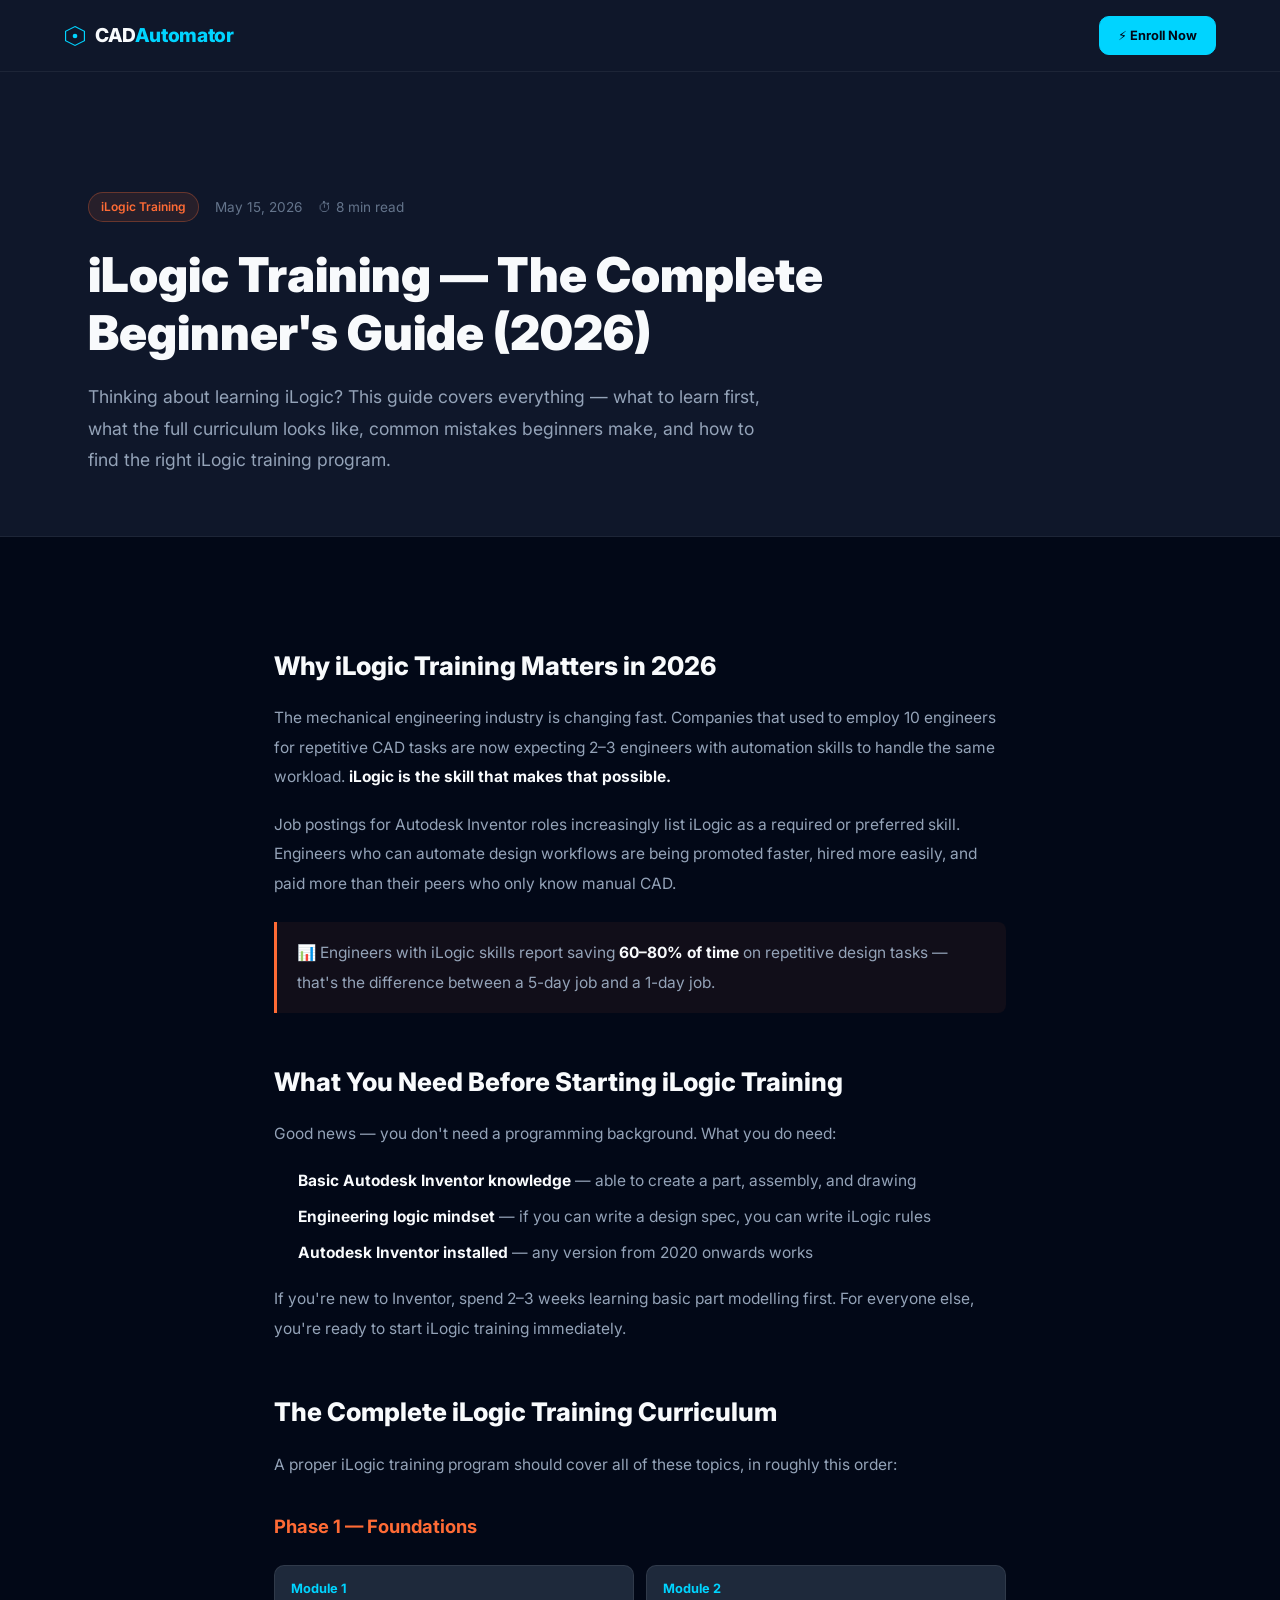
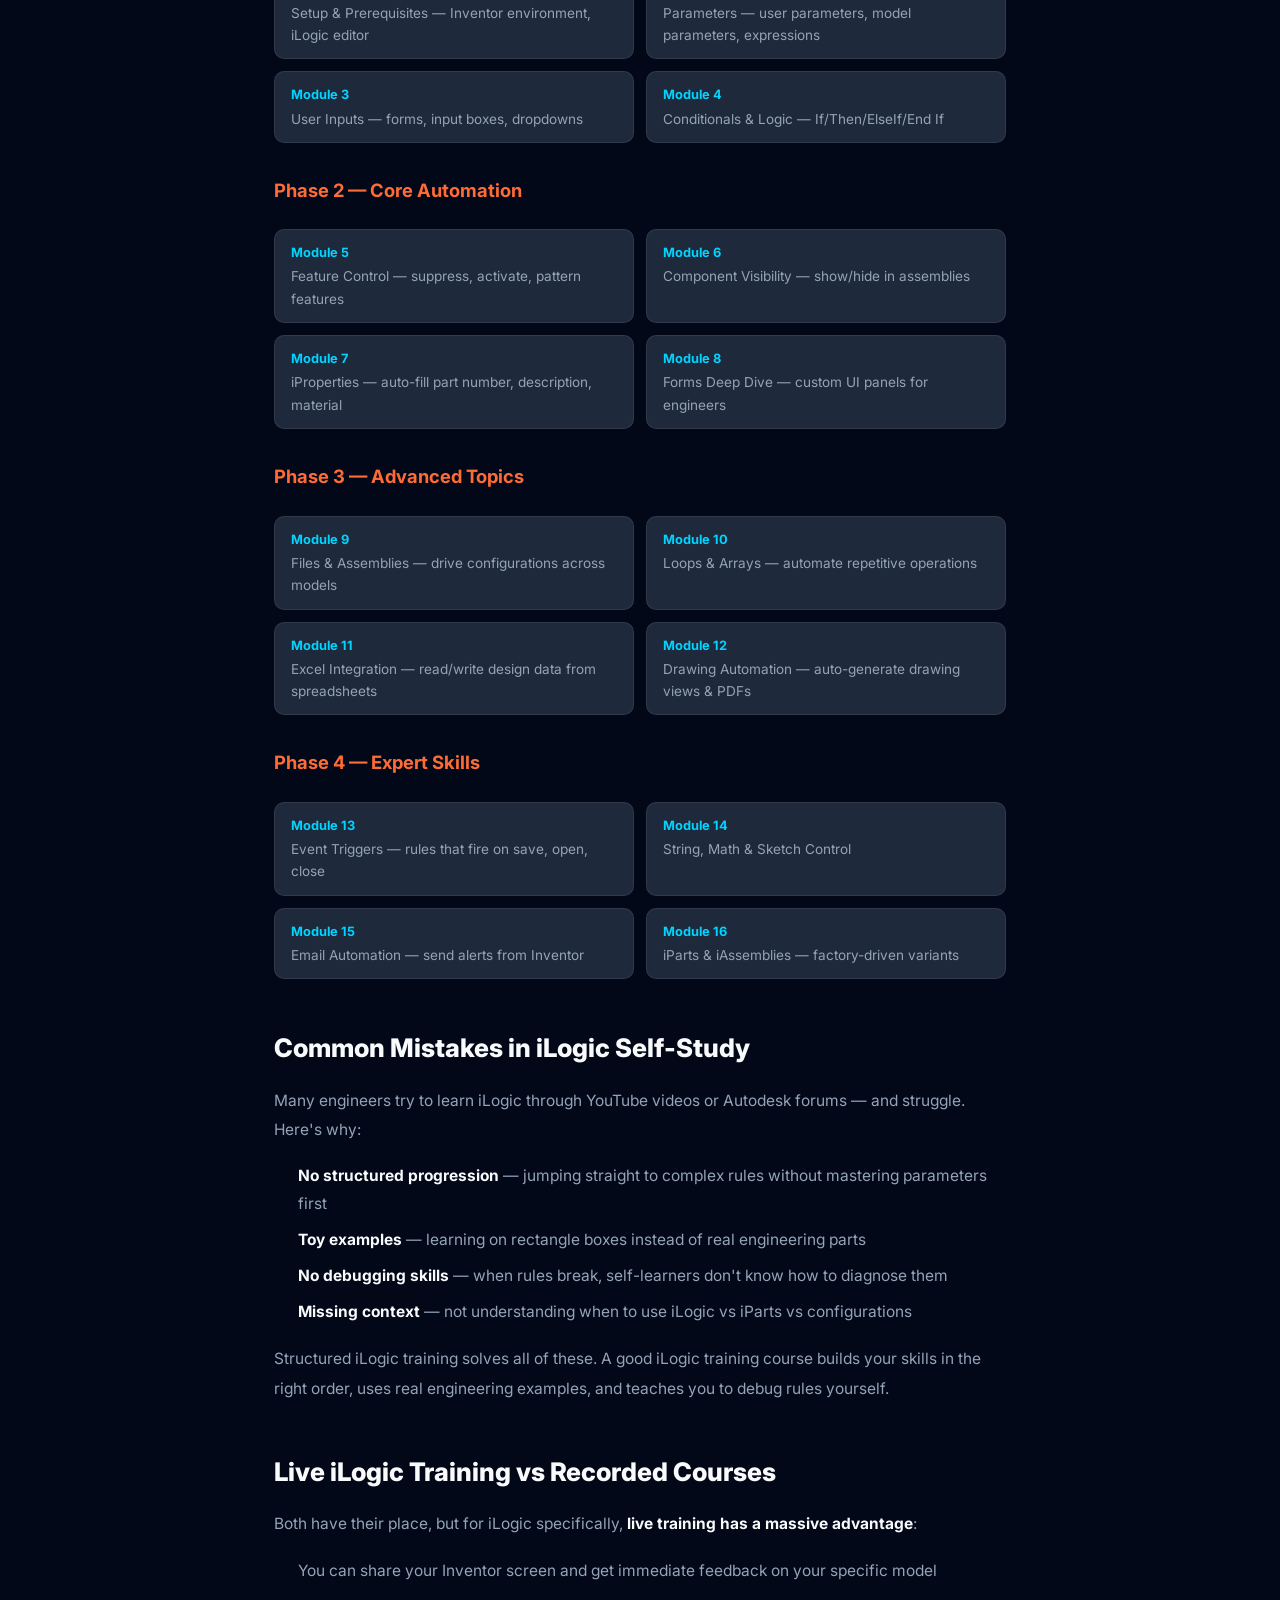
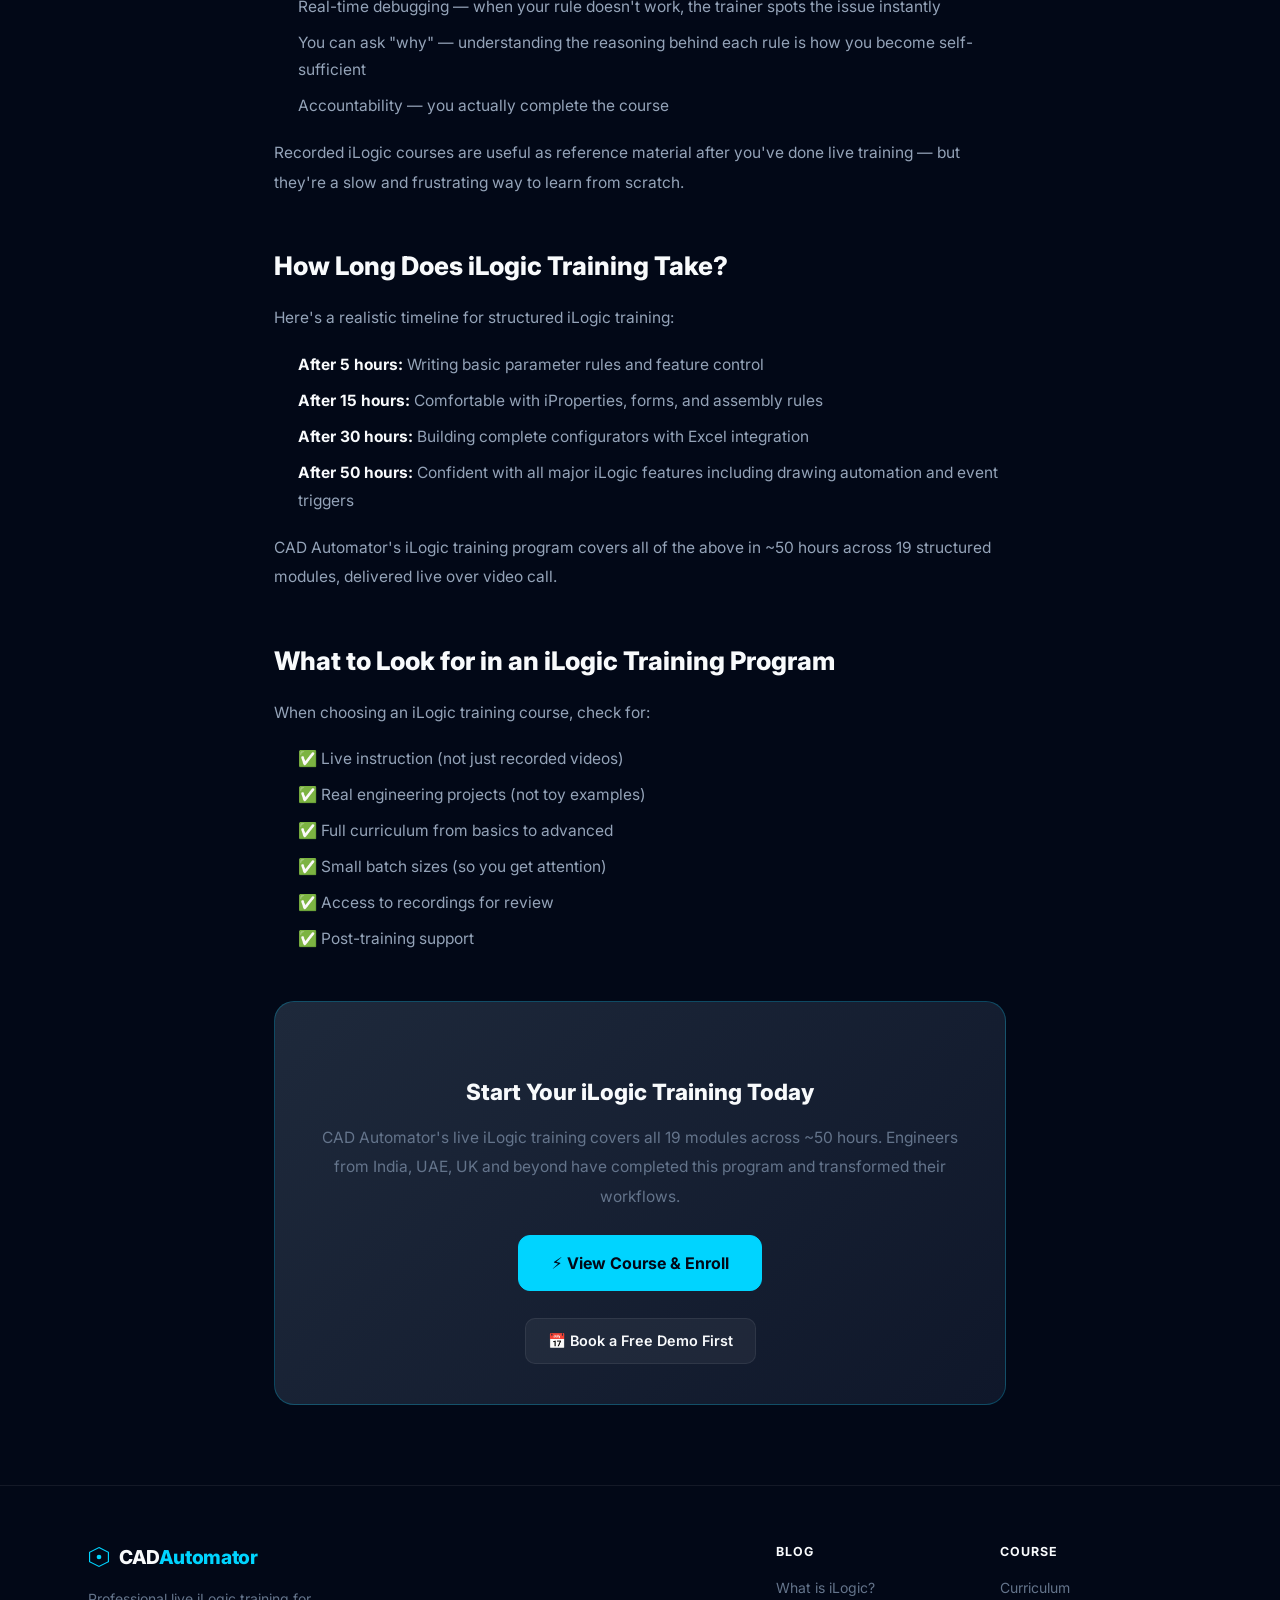
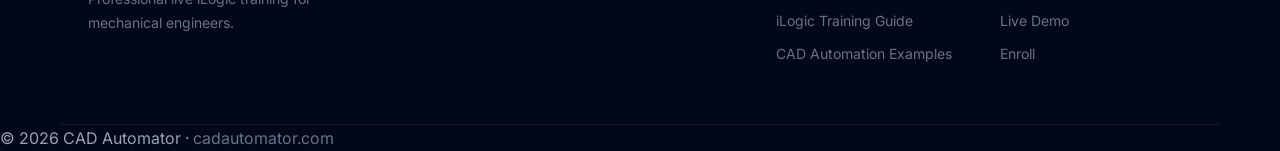
<file: blog/ilogic-training-guide.html>
<!DOCTYPE html>
<html lang="en">
<head>
  <meta charset="UTF-8" />
  <meta name="viewport" content="width=device-width, initial-scale=1.0" />
  <title>iLogic Training — Complete Beginner's Guide (2026) | CAD Automator</title>
  <meta name="description" content="The complete iLogic training guide for 2026. Learn how to start learning iLogic, what topics to cover, and how long it takes to go from beginner to confident automation engineer." />
  <meta name="keywords" content="iLogic training, learn iLogic, iLogic course, iLogic for beginners, Autodesk Inventor iLogic training" />
  <link rel="canonical" href="https://cadautomator.com/blog/ilogic-training-guide" />
  <link rel="icon" type="image/svg+xml" href="/favicon.svg" />
  <meta property="og:title" content="iLogic Training — Complete Beginner's Guide (2026)" />
  <meta property="og:description" content="Everything you need to know about iLogic training — what to learn, in what order, and how long it takes." />
  <meta property="og:url" content="https://cadautomator.com/blog/ilogic-training-guide" />
  <meta property="og:type" content="article" />
  <script type="application/ld+json">
  {
    "@context": "https://schema.org",
    "@type": "Article",
    "headline": "iLogic Training — Complete Beginner's Guide (2026)",
    "description": "The complete guide to iLogic training for mechanical engineers in 2026.",
    "author": { "@type": "Organization", "name": "CAD Automator", "url": "https://cadautomator.com" },
    "publisher": { "@type": "Organization", "name": "CAD Automator", "url": "https://cadautomator.com" },
    "datePublished": "2026-05-15",
    "mainEntityOfPage": "https://cadautomator.com/blog/ilogic-training-guide"
  }
  </script>
  <script async src="https://www.googletagmanager.com/gtag/js?id=G-97KYLBNP5W"></script>
  <script>window.dataLayer=window.dataLayer||[];function gtag(){dataLayer.push(arguments);}gtag('js',new Date());gtag('config','G-97KYLBNP5W');</script>
  <link rel="preconnect" href="https://fonts.googleapis.com" />
  <link href="https://fonts.googleapis.com/css2?family=Inter:wght@300;400;500;600;700;800;900&family=JetBrains+Mono:wght@400;600&display=swap" rel="stylesheet" />
  <link rel="stylesheet" href="../css/style.css" />
  <style>
    .blog-hero { padding: 120px 0 60px; background: var(--dark2); border-bottom: 1px solid rgba(255,255,255,.06); }
    .blog-meta { display:flex; gap:16px; align-items:center; margin-bottom:24px; flex-wrap:wrap; }
    .blog-tag { background:rgba(255,107,53,.1); color:var(--orange); border:1px solid rgba(255,107,53,.3); padding:4px 12px; border-radius:20px; font-size:.75rem; font-weight:600; }
    .blog-date, .blog-read { color:var(--mid); font-size:.85rem; }
    .blog-title { font-size:clamp(1.8rem,4vw,3rem); font-weight:900; color:var(--white); line-height:1.2; margin-bottom:20px; }
    .blog-intro { font-size:1.1rem; color:var(--light); line-height:1.8; max-width:700px; }
    .blog-body { max-width:780px; margin:0 auto; padding:60px 24px 80px; }
    .blog-body h2 { font-size:1.6rem; font-weight:800; color:var(--white); margin:48px 0 16px; }
    .blog-body h3 { font-size:1.15rem; font-weight:700; color:var(--orange); margin:32px 0 12px; }
    .blog-body p { color:var(--light); line-height:1.9; margin-bottom:18px; font-size:.97rem; }
    .blog-body ul, .blog-body ol { padding-left:24px; margin-bottom:18px; }
    .blog-body li { color:var(--light); line-height:1.8; margin-bottom:8px; font-size:.97rem; }
    .blog-body strong { color:var(--white); }
    .blog-code { background:var(--dark3); border:1px solid rgba(0,212,255,.2); border-radius:10px; padding:20px 24px; font-family:'JetBrains Mono',monospace; font-size:.85rem; color:#e2e8f0; margin:24px 0; overflow-x:auto; line-height:1.7; }
    .blog-code .kw { color:#00d4ff; } .blog-code .str { color:#39ff14; } .blog-code .cm { color:#64748b; }
    .blog-cta { background:linear-gradient(135deg,var(--dark3),var(--dark2)); border:1px solid rgba(0,212,255,.25); border-radius:20px; padding:40px; text-align:center; margin:48px 0 0; }
    .blog-cta h3 { font-size:1.4rem; font-weight:800; color:var(--white); margin-bottom:12px; }
    .blog-cta p { color:var(--mid); margin-bottom:24px; }
    .blog-nav-bar { background:var(--dark2); padding:16px 0; border-bottom:1px solid rgba(255,255,255,.06); }
    .blog-nav-inner { max-width:1200px; margin:0 auto; padding:0 24px; display:flex; justify-content:space-between; align-items:center; }
    .callout { background:rgba(255,107,53,.06); border-left:3px solid var(--orange); border-radius:0 8px 8px 0; padding:16px 20px; margin:24px 0; }
    .callout p { margin:0; color:var(--light); }
    .module-grid { display:grid; grid-template-columns:1fr 1fr; gap:12px; margin:24px 0; }
    .module-chip { background:var(--dark3); border:1px solid rgba(255,255,255,.08); border-radius:10px; padding:12px 16px; font-size:.85rem; color:var(--light); }
    .module-chip strong { color:var(--white); display:block; font-size:.8rem; color:var(--blue); margin-bottom:2px; }
    @media(max-width:600px){ .module-grid{grid-template-columns:1fr;} }
    @media(max-width:640px){
      .blog-hero { padding: 80px 0 40px; }
      .blog-title { font-size: 1.6rem; }
      .blog-intro { font-size: .95rem; }
      .blog-body { padding: 40px 16px 60px; }
      .blog-body h2 { font-size: 1.3rem; margin: 36px 0 12px; }
      .blog-nav-inner { padding: 0 16px; }
      .blog-code { padding: 14px 16px; font-size: .78rem; }
    }
  </style>
</head>
<body>

<nav class="blog-nav-bar">
  <div class="blog-nav-inner">
    <a href="../index.html" class="logo"><svg width="22" height="22" viewBox="0 0 28 28" fill="none"><polygon points="14,2 26,8 26,20 14,26 2,20 2,8" fill="none" stroke="#00d4ff" stroke-width="1.5"/><circle cx="14" cy="14" r="3" fill="#00d4ff"/></svg><span>CAD<span class="logo-accent">Automator</span></span></a>
    <a href="../index.html" class="btn btn-neon" style="font-size:.8rem;padding:8px 18px">⚡ Enroll Now</a>
  </div>
</nav>

<section class="blog-hero">
  <div class="container">
    <div class="blog-meta">
      <span class="blog-tag">iLogic Training</span>
      <span class="blog-date">May 15, 2026</span>
      <span class="blog-read">⏱ 8 min read</span>
    </div>
    <h1 class="blog-title">iLogic Training — The Complete<br>Beginner's Guide (2026)</h1>
    <p class="blog-intro">Thinking about learning iLogic? This guide covers everything — what to learn first, what the full curriculum looks like, common mistakes beginners make, and how to find the right iLogic training program.</p>
  </div>
</section>

<article class="blog-body">

  <h2>Why iLogic Training Matters in 2026</h2>
  <p>The mechanical engineering industry is changing fast. Companies that used to employ 10 engineers for repetitive CAD tasks are now expecting 2–3 engineers with automation skills to handle the same workload. <strong>iLogic is the skill that makes that possible.</strong></p>
  <p>Job postings for Autodesk Inventor roles increasingly list iLogic as a required or preferred skill. Engineers who can automate design workflows are being promoted faster, hired more easily, and paid more than their peers who only know manual CAD.</p>

  <div class="callout"><p>📊 Engineers with iLogic skills report saving <strong>60–80% of time</strong> on repetitive design tasks — that's the difference between a 5-day job and a 1-day job.</p></div>

  <h2>What You Need Before Starting iLogic Training</h2>
  <p>Good news — you don't need a programming background. What you do need:</p>
  <ul>
    <li><strong>Basic Autodesk Inventor knowledge</strong> — able to create a part, assembly, and drawing</li>
    <li><strong>Engineering logic mindset</strong> — if you can write a design spec, you can write iLogic rules</li>
    <li><strong>Autodesk Inventor installed</strong> — any version from 2020 onwards works</li>
  </ul>
  <p>If you're new to Inventor, spend 2–3 weeks learning basic part modelling first. For everyone else, you're ready to start iLogic training immediately.</p>

  <h2>The Complete iLogic Training Curriculum</h2>
  <p>A proper iLogic training program should cover all of these topics, in roughly this order:</p>

  <h3>Phase 1 — Foundations</h3>
  <div class="module-grid">
    <div class="module-chip"><strong>Module 1</strong>Setup &amp; Prerequisites — Inventor environment, iLogic editor</div>
    <div class="module-chip"><strong>Module 2</strong>Parameters — user parameters, model parameters, expressions</div>
    <div class="module-chip"><strong>Module 3</strong>User Inputs — forms, input boxes, dropdowns</div>
    <div class="module-chip"><strong>Module 4</strong>Conditionals &amp; Logic — If/Then/ElseIf/End If</div>
  </div>

  <h3>Phase 2 — Core Automation</h3>
  <div class="module-grid">
    <div class="module-chip"><strong>Module 5</strong>Feature Control — suppress, activate, pattern features</div>
    <div class="module-chip"><strong>Module 6</strong>Component Visibility — show/hide in assemblies</div>
    <div class="module-chip"><strong>Module 7</strong>iProperties — auto-fill part number, description, material</div>
    <div class="module-chip"><strong>Module 8</strong>Forms Deep Dive — custom UI panels for engineers</div>
  </div>

  <h3>Phase 3 — Advanced Topics</h3>
  <div class="module-grid">
    <div class="module-chip"><strong>Module 9</strong>Files &amp; Assemblies — drive configurations across models</div>
    <div class="module-chip"><strong>Module 10</strong>Loops &amp; Arrays — automate repetitive operations</div>
    <div class="module-chip"><strong>Module 11</strong>Excel Integration — read/write design data from spreadsheets</div>
    <div class="module-chip"><strong>Module 12</strong>Drawing Automation — auto-generate drawing views &amp; PDFs</div>
  </div>

  <h3>Phase 4 — Expert Skills</h3>
  <div class="module-grid">
    <div class="module-chip"><strong>Module 13</strong>Event Triggers — rules that fire on save, open, close</div>
    <div class="module-chip"><strong>Module 14</strong>String, Math &amp; Sketch Control</div>
    <div class="module-chip"><strong>Module 15</strong>Email Automation — send alerts from Inventor</div>
    <div class="module-chip"><strong>Module 16</strong>iParts &amp; iAssemblies — factory-driven variants</div>
  </div>

  <h2>Common Mistakes in iLogic Self-Study</h2>
  <p>Many engineers try to learn iLogic through YouTube videos or Autodesk forums — and struggle. Here's why:</p>
  <ul>
    <li><strong>No structured progression</strong> — jumping straight to complex rules without mastering parameters first</li>
    <li><strong>Toy examples</strong> — learning on rectangle boxes instead of real engineering parts</li>
    <li><strong>No debugging skills</strong> — when rules break, self-learners don't know how to diagnose them</li>
    <li><strong>Missing context</strong> — not understanding when to use iLogic vs iParts vs configurations</li>
  </ul>
  <p>Structured iLogic training solves all of these. A good iLogic training course builds your skills in the right order, uses real engineering examples, and teaches you to debug rules yourself.</p>

  <h2>Live iLogic Training vs Recorded Courses</h2>
  <p>Both have their place, but for iLogic specifically, <strong>live training has a massive advantage</strong>:</p>
  <ul>
    <li>You can share your Inventor screen and get immediate feedback on your specific model</li>
    <li>Real-time debugging — when your rule doesn't work, the trainer spots the issue instantly</li>
    <li>You can ask "why" — understanding the reasoning behind each rule is how you become self-sufficient</li>
    <li>Accountability — you actually complete the course</li>
  </ul>
  <p>Recorded iLogic courses are useful as reference material after you've done live training — but they're a slow and frustrating way to learn from scratch.</p>

  <h2>How Long Does iLogic Training Take?</h2>
  <p>Here's a realistic timeline for structured iLogic training:</p>
  <ul>
    <li><strong>After 5 hours:</strong> Writing basic parameter rules and feature control</li>
    <li><strong>After 15 hours:</strong> Comfortable with iProperties, forms, and assembly rules</li>
    <li><strong>After 30 hours:</strong> Building complete configurators with Excel integration</li>
    <li><strong>After 50 hours:</strong> Confident with all major iLogic features including drawing automation and event triggers</li>
  </ul>
  <p>CAD Automator's iLogic training program covers all of the above in ~50 hours across 19 structured modules, delivered live over video call.</p>

  <h2>What to Look for in an iLogic Training Program</h2>
  <p>When choosing an iLogic training course, check for:</p>
  <ul>
    <li>✅ Live instruction (not just recorded videos)</li>
    <li>✅ Real engineering projects (not toy examples)</li>
    <li>✅ Full curriculum from basics to advanced</li>
    <li>✅ Small batch sizes (so you get attention)</li>
    <li>✅ Access to recordings for review</li>
    <li>✅ Post-training support</li>
  </ul>

  <div class="blog-cta">
    <h3>Start Your iLogic Training Today</h3>
    <p>CAD Automator's live iLogic training covers all 19 modules across ~50 hours. Engineers from India, UAE, UK and beyond have completed this program and transformed their workflows.</p>
    <a href="../index.html" class="btn btn-neon btn-xl">⚡ View Course &amp; Enroll</a>
    <br><br>
    <a href="../index.html" onclick="openDemoModal()" class="btn btn-ghost">📅 Book a Free Demo First</a>
  </div>

</article>

<footer class="footer" style="margin-top:0">
  <div class="container footer-inner">
    <div class="footer-brand">
      <a href="../index.html" class="logo"><svg width="22" height="22" viewBox="0 0 28 28" fill="none"><polygon points="14,2 26,8 26,20 14,26 2,20 2,8" fill="none" stroke="#00d4ff" stroke-width="1.5"/><circle cx="14" cy="14" r="3" fill="#00d4ff"/></svg><span>CAD<span class="logo-accent">Automator</span></span></a>
      <p>Professional live iLogic training for mechanical engineers.</p>
    </div>
    <div class="footer-links">
      <div class="fl-col">
        <h4>Blog</h4>
        <a href="what-is-ilogic.html">What is iLogic?</a>
        <a href="ilogic-training-guide.html">iLogic Training Guide</a>
        <a href="cad-automation-examples.html">CAD Automation Examples</a>
      </div>
      <div class="fl-col">
        <h4>Course</h4>
        <a href="../index.html#structure">Curriculum</a>
        <a href="../index.html#demo">Live Demo</a>
        <a href="../index.html">Enroll</a>
      </div>
    </div>
  </div>
  <div class="footer-copy"><p>&copy; 2026 CAD Automator · <a href="https://cadautomator.com" style="color:var(--mid)">cadautomator.com</a></p></div>
</footer>

</body>
</html>
</file>
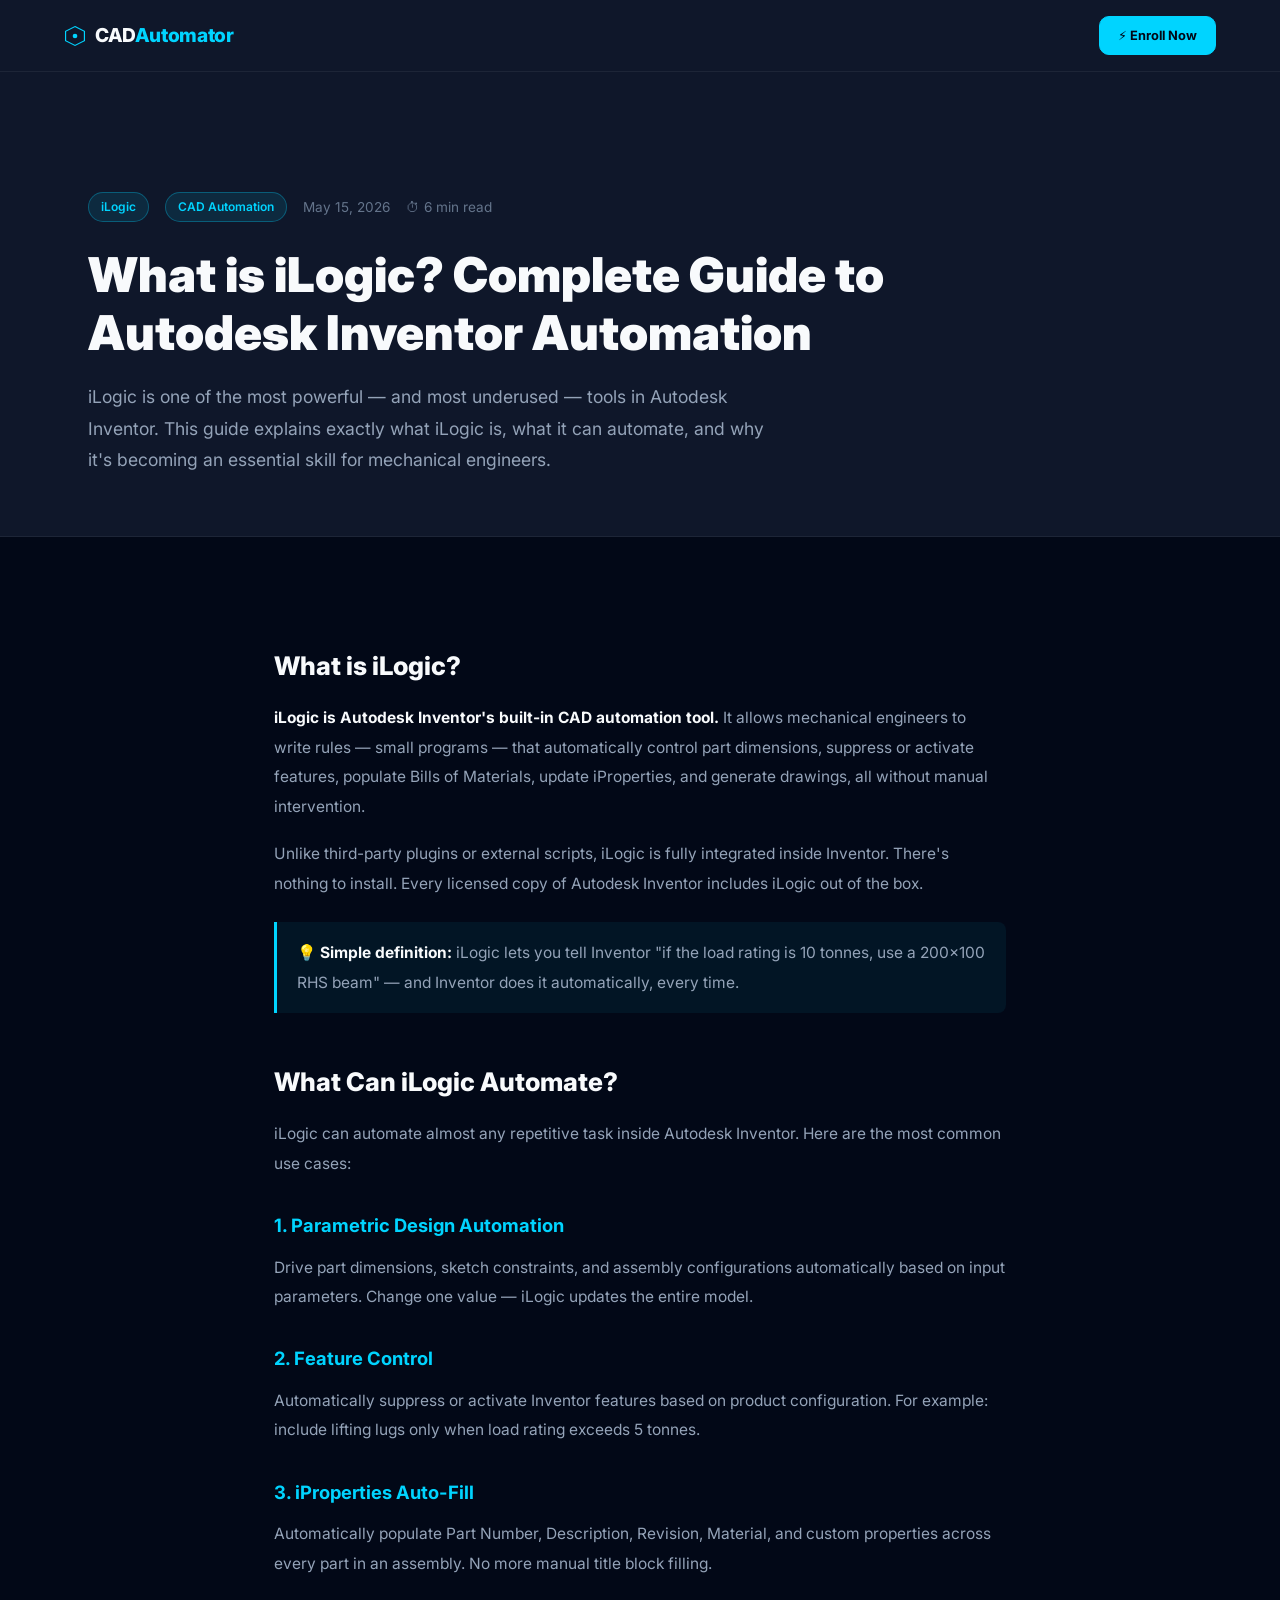
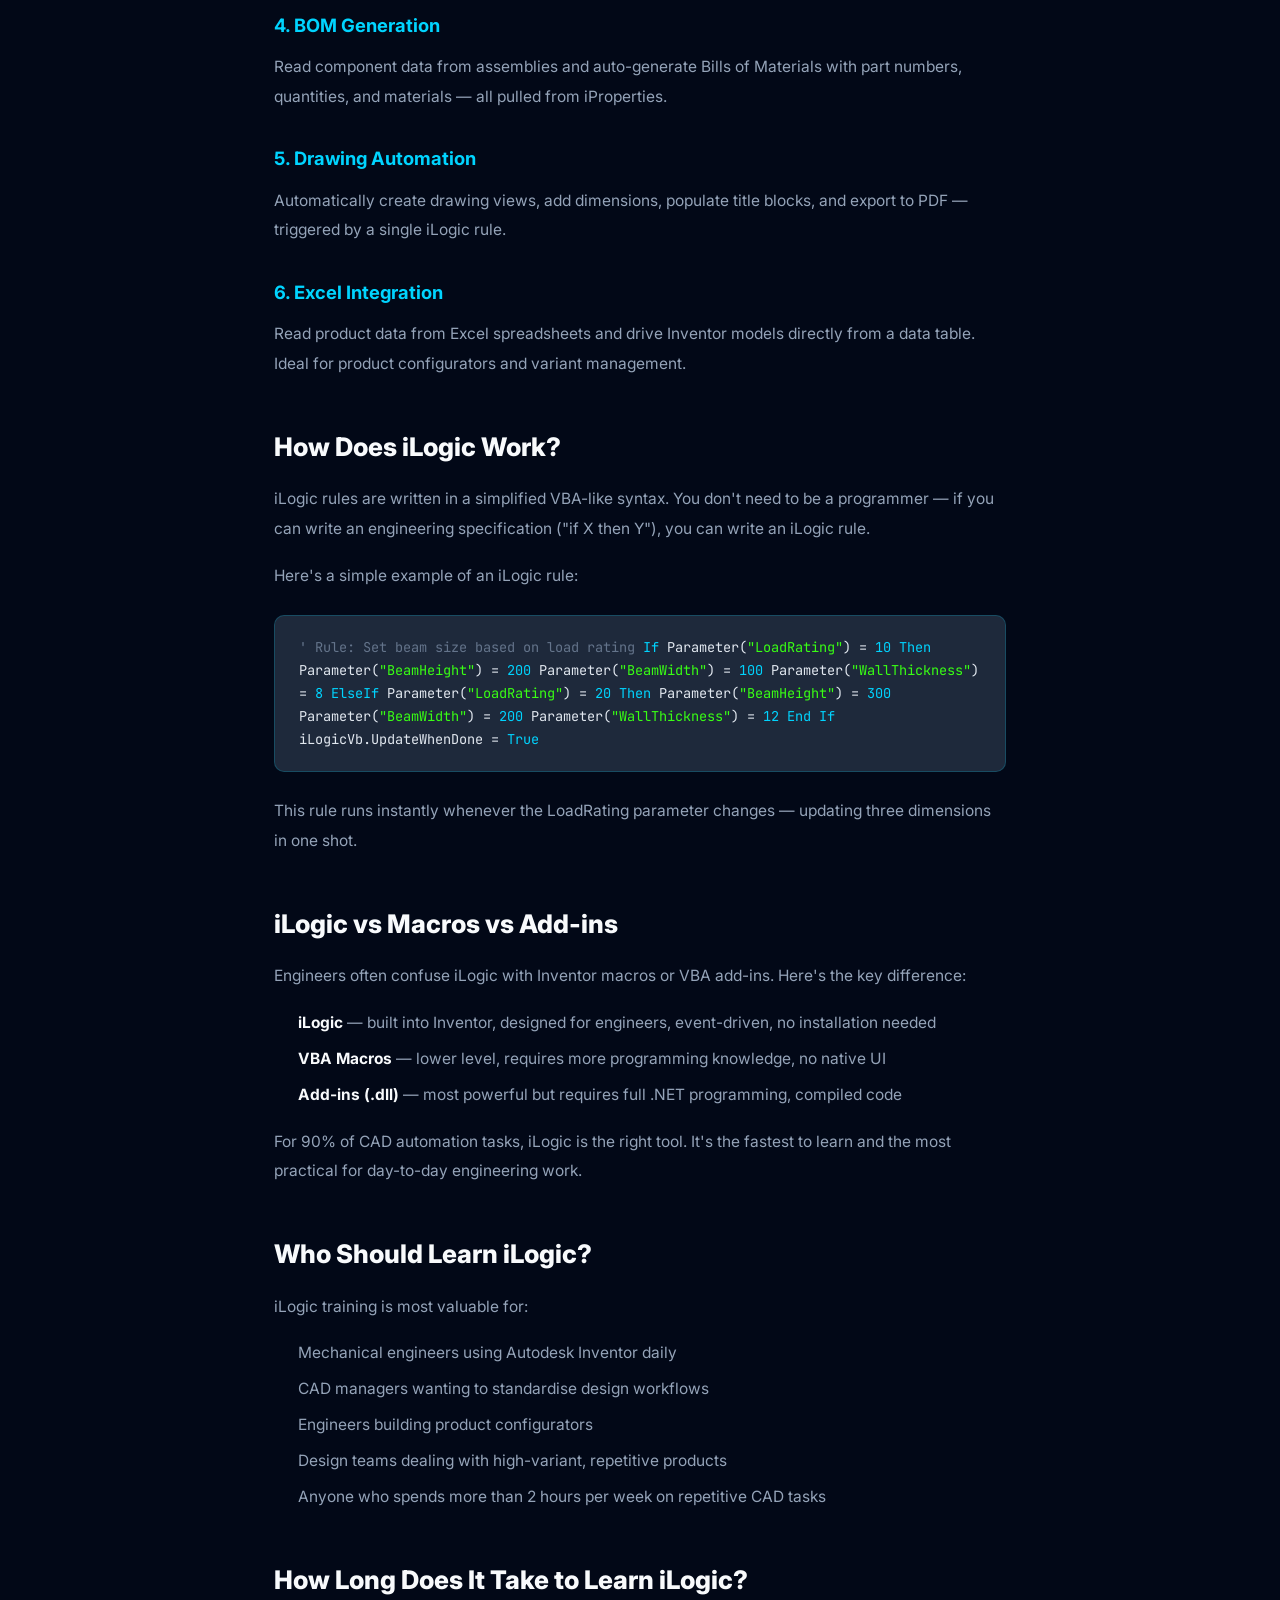
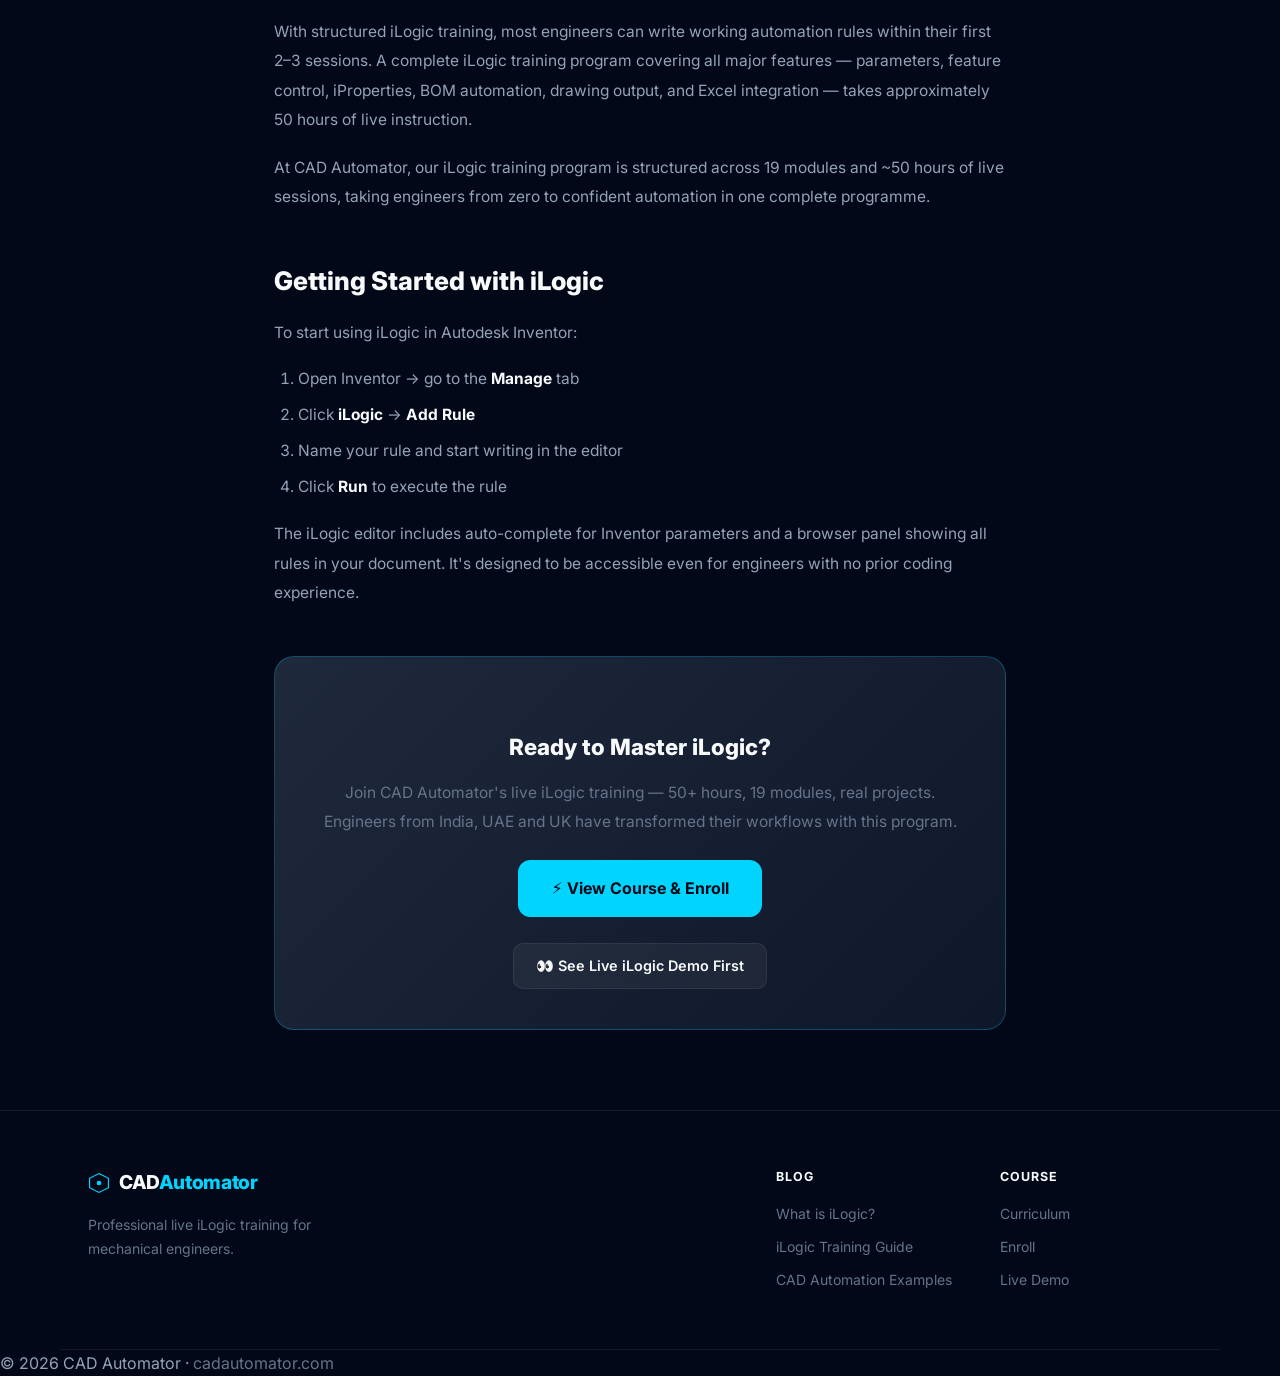
<file: blog/what-is-ilogic.html>
<!DOCTYPE html>
<html lang="en">
<head>
  <meta charset="UTF-8" />
  <meta name="viewport" content="width=device-width, initial-scale=1.0" />
  <title>What is iLogic? Complete Guide to Autodesk Inventor Automation | CAD Automator</title>
  <meta name="description" content="What is iLogic? iLogic is Autodesk Inventor's built-in automation tool. Learn what iLogic does, how it works, and why every Inventor engineer needs to know it." />
  <meta name="keywords" content="what is ilogic, ilogic autodesk inventor, ilogic automation, inventor ilogic explained" />
  <link rel="canonical" href="https://cadautomator.com/blog/what-is-ilogic" />
  <link rel="icon" type="image/svg+xml" href="/favicon.svg" />
  <meta property="og:title" content="What is iLogic? Complete Guide to Autodesk Inventor Automation" />
  <meta property="og:description" content="iLogic is Autodesk Inventor's built-in CAD automation engine. This guide explains what iLogic is, what it can do, and how to get started." />
  <meta property="og:url" content="https://cadautomator.com/blog/what-is-ilogic" />
  <meta property="og:type" content="article" />
  <script type="application/ld+json">
  {
    "@context": "https://schema.org",
    "@type": "Article",
    "headline": "What is iLogic? Complete Guide to Autodesk Inventor Automation",
    "description": "iLogic is Autodesk Inventor's built-in CAD automation engine. Learn what iLogic is, what it can do, and why every mechanical engineer should learn it.",
    "author": { "@type": "Organization", "name": "CAD Automator", "url": "https://cadautomator.com" },
    "publisher": { "@type": "Organization", "name": "CAD Automator", "url": "https://cadautomator.com" },
    "datePublished": "2026-05-15",
    "mainEntityOfPage": "https://cadautomator.com/blog/what-is-ilogic"
  }
  </script>
  <script async src="https://www.googletagmanager.com/gtag/js?id=G-97KYLBNP5W"></script>
  <script>window.dataLayer=window.dataLayer||[];function gtag(){dataLayer.push(arguments);}gtag('js',new Date());gtag('config','G-97KYLBNP5W');</script>
  <link rel="preconnect" href="https://fonts.googleapis.com" />
  <link href="https://fonts.googleapis.com/css2?family=Inter:wght@300;400;500;600;700;800;900&family=JetBrains+Mono:wght@400;600&display=swap" rel="stylesheet" />
  <link rel="stylesheet" href="../css/style.css" />
  <style>
    .blog-hero { padding: 120px 0 60px; background: var(--dark2); border-bottom: 1px solid rgba(255,255,255,.06); }
    .blog-meta { display:flex; gap:16px; align-items:center; margin-bottom:24px; flex-wrap:wrap; }
    .blog-tag { background:rgba(0,212,255,.1); color:var(--blue); border:1px solid rgba(0,212,255,.3); padding:4px 12px; border-radius:20px; font-size:.75rem; font-weight:600; }
    .blog-date { color:var(--mid); font-size:.85rem; }
    .blog-read { color:var(--mid); font-size:.85rem; }
    .blog-title { font-size:clamp(1.8rem,4vw,3rem); font-weight:900; color:var(--white); line-height:1.2; margin-bottom:20px; }
    .blog-intro { font-size:1.1rem; color:var(--light); line-height:1.8; max-width:700px; }
    .blog-body { max-width:780px; margin:0 auto; padding:60px 24px 80px; }
    .blog-body h2 { font-size:1.6rem; font-weight:800; color:var(--white); margin:48px 0 16px; }
    .blog-body h3 { font-size:1.15rem; font-weight:700; color:var(--blue); margin:32px 0 12px; }
    .blog-body p { color:var(--light); line-height:1.9; margin-bottom:18px; font-size:.97rem; }
    .blog-body ul, .blog-body ol { padding-left:24px; margin-bottom:18px; }
    .blog-body li { color:var(--light); line-height:1.8; margin-bottom:8px; font-size:.97rem; }
    .blog-body strong { color:var(--white); }
    .blog-code { background:var(--dark3); border:1px solid rgba(0,212,255,.2); border-radius:10px; padding:20px 24px; font-family:'JetBrains Mono',monospace; font-size:.85rem; color:#e2e8f0; margin:24px 0; overflow-x:auto; line-height:1.7; }
    .blog-code .kw { color:#00d4ff; } .blog-code .str { color:#39ff14; } .blog-code .cm { color:#64748b; }
    .blog-cta { background:linear-gradient(135deg,var(--dark3),var(--dark2)); border:1px solid rgba(0,212,255,.25); border-radius:20px; padding:40px; text-align:center; margin:48px 0 0; }
    .blog-cta h3 { font-size:1.4rem; font-weight:800; color:var(--white); margin-bottom:12px; }
    .blog-cta p { color:var(--mid); margin-bottom:24px; }
    .blog-nav-bar { background:var(--dark2); padding:16px 0; border-bottom:1px solid rgba(255,255,255,.06); }
    .blog-nav-inner { max-width:1200px; margin:0 auto; padding:0 24px; display:flex; justify-content:space-between; align-items:center; }
    .back-link { color:var(--mid); text-decoration:none; font-size:.85rem; display:flex; align-items:center; gap:6px; }
    .back-link:hover { color:var(--blue); }
    .callout { background:rgba(0,212,255,.06); border-left:3px solid var(--blue); border-radius:0 8px 8px 0; padding:16px 20px; margin:24px 0; }
    .callout p { margin:0; color:var(--light); }
    @media(max-width:640px){
      .blog-hero { padding: 80px 0 40px; }
      .blog-title { font-size: 1.6rem; }
      .blog-intro { font-size: .95rem; }
      .blog-body { padding: 40px 16px 60px; }
      .blog-body h2 { font-size: 1.3rem; margin: 36px 0 12px; }
      .blog-nav-inner { padding: 0 16px; }
      .blog-code { padding: 14px 16px; font-size: .78rem; }
    }
  </style>
</head>
<body>

<nav class="blog-nav-bar">
  <div class="blog-nav-inner">
    <a href="../index.html" class="logo"><svg width="22" height="22" viewBox="0 0 28 28" fill="none"><polygon points="14,2 26,8 26,20 14,26 2,20 2,8" fill="none" stroke="#00d4ff" stroke-width="1.5"/><circle cx="14" cy="14" r="3" fill="#00d4ff"/></svg><span>CAD<span class="logo-accent">Automator</span></span></a>
    <a href="../index.html" class="btn btn-neon" style="font-size:.8rem;padding:8px 18px">⚡ Enroll Now</a>
  </div>
</nav>

<section class="blog-hero">
  <div class="container">
    <div class="blog-meta">
      <span class="blog-tag">iLogic</span>
      <span class="blog-tag">CAD Automation</span>
      <span class="blog-date">May 15, 2026</span>
      <span class="blog-read">⏱ 6 min read</span>
    </div>
    <h1 class="blog-title">What is iLogic? Complete Guide to<br>Autodesk Inventor Automation</h1>
    <p class="blog-intro">iLogic is one of the most powerful — and most underused — tools in Autodesk Inventor. This guide explains exactly what iLogic is, what it can automate, and why it's becoming an essential skill for mechanical engineers.</p>
  </div>
</section>

<article class="blog-body">

  <h2>What is iLogic?</h2>
  <p><strong>iLogic is Autodesk Inventor's built-in CAD automation tool.</strong> It allows mechanical engineers to write rules — small programs — that automatically control part dimensions, suppress or activate features, populate Bills of Materials, update iProperties, and generate drawings, all without manual intervention.</p>
  <p>Unlike third-party plugins or external scripts, iLogic is fully integrated inside Inventor. There's nothing to install. Every licensed copy of Autodesk Inventor includes iLogic out of the box.</p>

  <div class="callout"><p>💡 <strong>Simple definition:</strong> iLogic lets you tell Inventor "if the load rating is 10 tonnes, use a 200×100 RHS beam" — and Inventor does it automatically, every time.</p></div>

  <h2>What Can iLogic Automate?</h2>
  <p>iLogic can automate almost any repetitive task inside Autodesk Inventor. Here are the most common use cases:</p>

  <h3>1. Parametric Design Automation</h3>
  <p>Drive part dimensions, sketch constraints, and assembly configurations automatically based on input parameters. Change one value — iLogic updates the entire model.</p>

  <h3>2. Feature Control</h3>
  <p>Automatically suppress or activate Inventor features based on product configuration. For example: include lifting lugs only when load rating exceeds 5 tonnes.</p>

  <h3>3. iProperties Auto-Fill</h3>
  <p>Automatically populate Part Number, Description, Revision, Material, and custom properties across every part in an assembly. No more manual title block filling.</p>

  <h3>4. BOM Generation</h3>
  <p>Read component data from assemblies and auto-generate Bills of Materials with part numbers, quantities, and materials — all pulled from iProperties.</p>

  <h3>5. Drawing Automation</h3>
  <p>Automatically create drawing views, add dimensions, populate title blocks, and export to PDF — triggered by a single iLogic rule.</p>

  <h3>6. Excel Integration</h3>
  <p>Read product data from Excel spreadsheets and drive Inventor models directly from a data table. Ideal for product configurators and variant management.</p>

  <h2>How Does iLogic Work?</h2>
  <p>iLogic rules are written in a simplified VBA-like syntax. You don't need to be a programmer — if you can write an engineering specification ("if X then Y"), you can write an iLogic rule.</p>

  <p>Here's a simple example of an iLogic rule:</p>

  <div class="blog-code">
<span class="cm">' Rule: Set beam size based on load rating</span>
<span class="kw">If</span> Parameter(<span class="str">"LoadRating"</span>) = <span class="kw">10</span> <span class="kw">Then</span>
  Parameter(<span class="str">"BeamHeight"</span>) = <span class="kw">200</span>
  Parameter(<span class="str">"BeamWidth"</span>)  = <span class="kw">100</span>
  Parameter(<span class="str">"WallThickness"</span>) = <span class="kw">8</span>
<span class="kw">ElseIf</span> Parameter(<span class="str">"LoadRating"</span>) = <span class="kw">20</span> <span class="kw">Then</span>
  Parameter(<span class="str">"BeamHeight"</span>) = <span class="kw">300</span>
  Parameter(<span class="str">"BeamWidth"</span>)  = <span class="kw">200</span>
  Parameter(<span class="str">"WallThickness"</span>) = <span class="kw">12</span>
<span class="kw">End If</span>
iLogicVb.UpdateWhenDone = <span class="kw">True</span>
  </div>

  <p>This rule runs instantly whenever the LoadRating parameter changes — updating three dimensions in one shot.</p>

  <h2>iLogic vs Macros vs Add-ins</h2>
  <p>Engineers often confuse iLogic with Inventor macros or VBA add-ins. Here's the key difference:</p>
  <ul>
    <li><strong>iLogic</strong> — built into Inventor, designed for engineers, event-driven, no installation needed</li>
    <li><strong>VBA Macros</strong> — lower level, requires more programming knowledge, no native UI</li>
    <li><strong>Add-ins (.dll)</strong> — most powerful but requires full .NET programming, compiled code</li>
  </ul>
  <p>For 90% of CAD automation tasks, iLogic is the right tool. It's the fastest to learn and the most practical for day-to-day engineering work.</p>

  <h2>Who Should Learn iLogic?</h2>
  <p>iLogic training is most valuable for:</p>
  <ul>
    <li>Mechanical engineers using Autodesk Inventor daily</li>
    <li>CAD managers wanting to standardise design workflows</li>
    <li>Engineers building product configurators</li>
    <li>Design teams dealing with high-variant, repetitive products</li>
    <li>Anyone who spends more than 2 hours per week on repetitive CAD tasks</li>
  </ul>

  <h2>How Long Does It Take to Learn iLogic?</h2>
  <p>With structured iLogic training, most engineers can write working automation rules within their first 2–3 sessions. A complete iLogic training program covering all major features — parameters, feature control, iProperties, BOM automation, drawing output, and Excel integration — takes approximately 50 hours of live instruction.</p>
  <p>At CAD Automator, our iLogic training program is structured across 19 modules and ~50 hours of live sessions, taking engineers from zero to confident automation in one complete programme.</p>

  <h2>Getting Started with iLogic</h2>
  <p>To start using iLogic in Autodesk Inventor:</p>
  <ol>
    <li>Open Inventor → go to the <strong>Manage</strong> tab</li>
    <li>Click <strong>iLogic</strong> → <strong>Add Rule</strong></li>
    <li>Name your rule and start writing in the editor</li>
    <li>Click <strong>Run</strong> to execute the rule</li>
  </ol>
  <p>The iLogic editor includes auto-complete for Inventor parameters and a browser panel showing all rules in your document. It's designed to be accessible even for engineers with no prior coding experience.</p>

  <div class="blog-cta">
    <h3>Ready to Master iLogic?</h3>
    <p>Join CAD Automator's live iLogic training — 50+ hours, 19 modules, real projects. Engineers from India, UAE and UK have transformed their workflows with this program.</p>
    <a href="../index.html" class="btn btn-neon btn-xl">⚡ View Course &amp; Enroll</a>
    <br><br>
    <a href="../index.html#demo" class="btn btn-ghost">👀 See Live iLogic Demo First</a>
  </div>

</article>

<footer class="footer" style="margin-top:0">
  <div class="container footer-inner">
    <div class="footer-brand">
      <a href="../index.html" class="logo"><svg width="22" height="22" viewBox="0 0 28 28" fill="none"><polygon points="14,2 26,8 26,20 14,26 2,20 2,8" fill="none" stroke="#00d4ff" stroke-width="1.5"/><circle cx="14" cy="14" r="3" fill="#00d4ff"/></svg><span>CAD<span class="logo-accent">Automator</span></span></a>
      <p>Professional live iLogic training for mechanical engineers.</p>
    </div>
    <div class="footer-links">
      <div class="fl-col">
        <h4>Blog</h4>
        <a href="what-is-ilogic.html">What is iLogic?</a>
        <a href="ilogic-training-guide.html">iLogic Training Guide</a>
        <a href="cad-automation-examples.html">CAD Automation Examples</a>
      </div>
      <div class="fl-col">
        <h4>Course</h4>
        <a href="../index.html#structure">Curriculum</a>
        <a href="../index.html">Enroll</a>
        <a href="../index.html#demo">Live Demo</a>
      </div>
    </div>
  </div>
  <div class="footer-copy"><p>&copy; 2026 CAD Automator · <a href="https://cadautomator.com" style="color:var(--mid)">cadautomator.com</a></p></div>
</footer>

</body>
</html>
</file>
<file: css/style.css>
/* ── Reset & Base ─────────────────────────────────────────── */
*, *::before, *::after { box-sizing: border-box; margin: 0; padding: 0; }

:root {
  --blue:    #00d4ff;
  --blue-dk: #0ea5e9;
  --orange:  #ff6b35;
  --green:   #39ff14;
  --purple:  #a855f7;
  --dark:    #020817;
  --dark2:   #0f172a;
  --dark3:   #1e293b;
  --mid:     #64748b;
  --light:   #94a3b8;
  --white:   #f8fafc;
  --border:  rgba(255,255,255,.07);
  --radius:  14px;
  --glow-blue:   0 0 24px rgba(0,212,255,.35);
  --glow-orange: 0 0 24px rgba(255,107,53,.35);
  --glow-green:  0 0 24px rgba(57,255,20,.35);
}

html { scroll-behavior: smooth; }

body {
  font-family: 'Inter', system-ui, sans-serif;
  font-size: 16px;
  line-height: 1.65;
  color: var(--light);
  background: var(--dark);
  overflow-x: hidden;
}

a  { text-decoration: none; color: inherit; }
ul { list-style: none; }
strong { color: var(--white); }

.container {
  max-width: 1160px;
  margin: 0 auto;
  padding: 0 28px;
}

.section { padding: 100px 0; position: relative; }

.section-label-wrap { text-align: center; margin-bottom: 16px; }
.section-chip {
  display: inline-block;
  padding: 5px 16px;
  border-radius: 99px;
  font-size: .72rem;
  font-weight: 700;
  letter-spacing: .1em;
  text-transform: uppercase;
  background: rgba(0,212,255,.12);
  color: var(--blue);
  border: 1px solid rgba(0,212,255,.25);
}
.chip-orange { background: rgba(255,107,53,.12); color: var(--orange); border-color: rgba(255,107,53,.25); }
.chip-green  { background: rgba(57,255,20,.1);   color: var(--green);  border-color: rgba(57,255,20,.2); }

.section-title {
  font-size: clamp(1.9rem, 3.5vw, 2.8rem);
  font-weight: 800;
  color: var(--white);
  line-height: 1.18;
  text-align: center;
  margin-bottom: 16px;
}
.section-sub { text-align: center; color: var(--mid); max-width: 580px; margin: 0 auto; }
.text-center { text-align: center; }

/* Gradient text */
.gradient-text {
  background: linear-gradient(90deg, #00d4ff, #7c3aed);
  -webkit-background-clip: text;
  -webkit-text-fill-color: transparent;
  background-clip: text;
}
.gradient-text-orange {
  background: linear-gradient(90deg, #ff6b35, #f59e0b);
  -webkit-background-clip: text;
  -webkit-text-fill-color: transparent;
  background-clip: text;
}

/* Syntax highlight */
.kw  { color: #c084fc; }
.str { color: #86efac; }
.num { color: #fb923c; }

/* ── Cursor glow ──────────────────────────────────────────── */
.cursor-glow {
  position: fixed;
  width: 400px; height: 400px;
  border-radius: 50%;
  background: radial-gradient(circle, rgba(0,212,255,.06) 0%, transparent 70%);
  pointer-events: none;
  z-index: 0;
  transform: translate(-50%,-50%);
  transition: transform .1s linear;
}

/* ── Particle canvas ──────────────────────────────────────── */
#particleCanvas {
  position: fixed;
  inset: 0;
  pointer-events: none;
  z-index: 0;
  opacity: .5;
}

/* ── Buttons ──────────────────────────────────────────────── */
.btn {
  display: inline-flex;
  align-items: center;
  justify-content: center;
  gap: 8px;
  padding: 10px 22px;
  border-radius: 10px;
  font-weight: 600;
  font-size: .9rem;
  cursor: pointer;
  border: 1.5px solid transparent;
  transition: all .22s;
  white-space: nowrap;
  position: relative;
  z-index: 1;
}
.btn-neon {
  background: var(--blue);
  color: var(--dark);
  border-color: var(--blue);
  font-weight: 700;
}
.btn-neon:hover {
  background: #22e5ff;
  box-shadow: var(--glow-blue);
  transform: translateY(-2px);
}
.btn-ghost {
  background: rgba(255,255,255,.05);
  color: var(--white);
  border-color: var(--border);
}
.btn-ghost:hover {
  background: rgba(255,255,255,.1);
  border-color: rgba(255,255,255,.2);
  transform: translateY(-2px);
}
.btn-outline {
  background: transparent;
  color: var(--blue);
  border-color: rgba(0,212,255,.4);
}
.btn-outline:hover {
  background: rgba(0,212,255,.08);
  border-color: var(--blue);
  transform: translateY(-2px);
}
.btn-xl { padding: 14px 32px; font-size: 1rem; border-radius: 12px; }
.btn-icon { font-size: 1.1rem; }
.pulse-btn { animation: btnPulse 2.5s ease-in-out infinite; }
@keyframes btnPulse {
  0%,100% { box-shadow: 0 0 0 0 rgba(0,212,255,.4); }
  50%      { box-shadow: 0 0 0 12px rgba(0,212,255,0); }
}

/* ── Reveal animation ─────────────────────────────────────── */
.reveal {
  opacity: 0;
  transform: translateY(30px);
  transition: opacity .6s ease, transform .6s ease;
}
.reveal.visible { opacity: 1; transform: translateY(0); }

/* ── Live dot ─────────────────────────────────────────────── */
.live-dot {
  display: inline-block;
  width: 8px; height: 8px;
  border-radius: 50%;
  background: #ef4444;
  animation: liveBlink 1.4s ease-in-out infinite;
  margin-right: 6px;
  vertical-align: middle;
}
.live-dot-sm {
  display: inline-block;
  width: 6px; height: 6px;
  border-radius: 50%;
  background: #ef4444;
  animation: liveBlink 1.4s ease-in-out infinite;
  margin-right: 5px;
  vertical-align: middle;
}
@keyframes liveBlink {
  0%,100% { opacity: 1; box-shadow: 0 0 6px #ef4444; }
  50%      { opacity: .4; box-shadow: none; }
}

/* ── Navbar ───────────────────────────────────────────────── */
.navbar {
  position: fixed;
  top: 0; left: 0; right: 0;
  z-index: 200;
  background: rgba(2,8,23,.85);
  backdrop-filter: blur(16px);
  border-bottom: 1px solid var(--border);
  transition: box-shadow .3s;
}
.navbar.scrolled { box-shadow: 0 4px 32px rgba(0,0,0,.5); }

.nav-inner {
  display: flex;
  align-items: center;
  gap: 24px;
  height: 68px;
  max-width: 1160px;
  margin: 0 auto;
  padding: 0 28px;
}

.logo {
  display: flex;
  align-items: center;
  gap: 9px;
  font-size: 1.2rem;
  font-weight: 800;
  color: var(--white);
  letter-spacing: -.02em;
}
.logo-accent { color: var(--blue); }

.nav-links {
  display: flex;
  gap: 28px;
  margin-left: auto;
}
.nav-links a {
  font-size: .875rem;
  font-weight: 500;
  color: var(--mid);
  transition: color .2s;
}
.nav-links a:hover { color: var(--white); }
.nav-blog-link { color: var(--blue) !important; border: 1px solid rgba(0,212,255,.25); border-radius: 20px; padding: 4px 12px !important; white-space: nowrap; }

.nav-actions { display: flex; gap: 10px; margin-left: 16px; }

.hamburger {
  display: none;
  flex-direction: column;
  gap: 5px;
  background: none;
  border: none;
  cursor: pointer;
  padding: 4px;
  margin-left: auto;
}
.hamburger span {
  display: block;
  width: 22px; height: 2px;
  background: var(--light);
  border-radius: 2px;
  transition: all .3s;
}

.mobile-menu {
  display: none;
  flex-direction: column;
  padding: 16px 28px 20px;
  border-top: 1px solid var(--border);
  gap: 14px;
}
.mobile-menu a {
  font-size: .95rem;
  font-weight: 500;
  color: var(--light);
}
.mobile-menu.open { display: flex; }

/* ── Hero ─────────────────────────────────────────────────── */
.hero {
  min-height: 100vh;
  display: flex;
  flex-direction: column;
  align-items: center;
  justify-content: center;
  text-align: center;
  padding: 140px 28px 80px;
  position: relative;
  overflow: hidden;
}

.hero-bg-grid {
  position: absolute;
  inset: 0;
  background-image:
    linear-gradient(rgba(0,212,255,.04) 1px, transparent 1px),
    linear-gradient(90deg, rgba(0,212,255,.04) 1px, transparent 1px);
  background-size: 60px 60px;
  mask-image: radial-gradient(ellipse 80% 80% at 50% 50%, black 40%, transparent 100%);
  z-index: 0;
}

.hero-orbs { position: absolute; inset: 0; overflow: hidden; z-index: 0; }
.orb {
  position: absolute;
  border-radius: 50%;
  filter: blur(80px);
  opacity: .35;
  animation: orbFloat 8s ease-in-out infinite;
}
.orb1 { width: 500px; height: 500px; background: #1d4ed8; top: -10%; left: -10%; animation-delay: 0s; }
.orb2 { width: 400px; height: 400px; background: #9333ea; top: 20%; right: -5%; animation-delay: 3s; }
.orb3 { width: 300px; height: 300px; background: #0f766e; bottom: 10%; left: 30%; animation-delay: 5s; }
@keyframes orbFloat {
  0%,100% { transform: translate(0, 0); }
  33%      { transform: translate(30px, -20px); }
  66%      { transform: translate(-20px, 20px); }
}

/* Floating elements */
.float-code, .float-cad {
  position: absolute;
  font-family: 'JetBrains Mono', monospace;
  font-size: .72rem;
  line-height: 1.6;
  color: var(--light);
  background: rgba(15,23,42,.8);
  border: 1px solid rgba(0,212,255,.2);
  border-radius: 10px;
  padding: 12px 16px;
  z-index: 1;
  pointer-events: none;
  backdrop-filter: blur(8px);
}
.float-cad { background: rgba(15,23,42,.6); padding: 14px; }

.fc1 { top: 18%; left: 5%; animation: floatA 7s ease-in-out infinite; }
.fc2 { top: 25%; right: 4%; animation: floatB 9s ease-in-out infinite; }
.fc3 { bottom: 22%; left: 3%; animation: floatA 11s ease-in-out infinite 2s; }
.fc4 { top: 15%; right: 18%; animation: floatB 8s ease-in-out infinite 1s; }
.fc5 { bottom: 25%; right: 8%; animation: floatA 10s ease-in-out infinite 3s; }
.fc-kw { color: #c084fc; }
.fc-str { color: #86efac; }
.fc-num { color: #fb923c; }
.fc-cm { color: #475569; }

@keyframes floatA {
  0%,100% { transform: translateY(0) rotate(-1deg); opacity: .7; }
  50%      { transform: translateY(-18px) rotate(1deg); opacity: 1; }
}
@keyframes floatB {
  0%,100% { transform: translateY(0) rotate(1deg); opacity: .6; }
  50%      { transform: translateY(14px) rotate(-1deg); opacity: .9; }
}

.hero-content { position: relative; z-index: 2; max-width: 820px; }

.hero-badge {
  display: inline-flex;
  align-items: center;
  gap: 6px;
  padding: 6px 18px;
  background: rgba(239,68,68,.1);
  border: 1px solid rgba(239,68,68,.25);
  border-radius: 99px;
  font-size: .72rem;
  font-weight: 700;
  letter-spacing: .1em;
  color: #fca5a5;
  margin-bottom: 28px;
}

.hero-title {
  font-size: clamp(2.4rem, 5vw, 4rem);
  font-weight: 900;
  color: var(--white);
  line-height: 1.1;
  margin-bottom: 24px;
  letter-spacing: -.03em;
}

.hero-sub {
  font-size: 1.15rem;
  color: var(--mid);
  margin-bottom: 40px;
  line-height: 1.7;
}
.hero-sub strong { color: var(--white); }

.hero-ctas {
  display: flex;
  gap: 14px;
  justify-content: center;
  flex-wrap: wrap;
  margin-bottom: 56px;
}

.hero-proof {
  display: inline-flex;
  align-items: center;
  gap: 32px;
  background: rgba(255,255,255,.04);
  border: 1px solid var(--border);
  border-radius: 16px;
  padding: 20px 36px;
}
.proof-item { text-align: center; }
.proof-item strong { display: block; font-size: 2rem; font-weight: 900; color: var(--white); line-height: 1; }
.proof-item span { font-size: .78rem; color: var(--mid); font-weight: 500; margin-top: 4px; display: block; }
.proof-divider { width: 1px; height: 44px; background: var(--border); }

.scroll-indicator {
  position: absolute;
  bottom: 32px;
  left: 50%;
  transform: translateX(-50%);
  display: flex;
  flex-direction: column;
  align-items: center;
  gap: 8px;
  color: var(--mid);
  font-size: .75rem;
  z-index: 2;
  animation: scrollBob 2s ease-in-out infinite;
}
.scroll-line {
  width: 1px; height: 40px;
  background: linear-gradient(to bottom, var(--blue), transparent);
}
@keyframes scrollBob {
  0%,100% { transform: translateX(-50%) translateY(0); }
  50%      { transform: translateX(-50%) translateY(6px); }
}

/* ── Why Section ──────────────────────────────────────────── */
.why-section { background: var(--dark); }

.analogy-block {
  display: grid;
  grid-template-columns: 1fr 1fr;
  gap: 40px;
  margin: 56px 0;
  background: var(--dark2);
  border: 1px solid var(--border);
  border-radius: 20px;
  padding: 48px;
  align-items: center;
}

.analogy-left .analogy-icon { font-size: 2.5rem; margin-bottom: 20px; }
.analogy-left blockquote {
  font-size: 1.15rem;
  font-style: italic;
  color: var(--white);
  line-height: 1.7;
  border-left: 3px solid var(--blue);
  padding-left: 20px;
  margin-bottom: 20px;
}
.analogy-line { width: 48px; height: 2px; background: var(--blue); margin: 20px 0; }
.analogy-follow { color: var(--mid); line-height: 1.7; }
.accent-blue { color: var(--blue); font-weight: 600; }

.ai-vs-block {
  display: flex;
  align-items: stretch;
  gap: 0;
  border-radius: 16px;
  overflow: hidden;
  border: 1px solid var(--border);
}
.ai-col { flex: 1; padding: 28px 22px; }
.ai-col:first-child { background: rgba(239,68,68,.06); }
.ai-col:last-child  { background: rgba(0,212,255,.06); }
.ai-col-header {
  font-size: .78rem;
  font-weight: 700;
  letter-spacing: .08em;
  text-transform: uppercase;
  margin-bottom: 16px;
  padding: 5px 0;
}
.ai-only { color: #f87171; }
.ai-plus  { color: var(--blue); }
.ai-list li {
  padding: 7px 0;
  font-size: .875rem;
  border-bottom: 1px solid rgba(255,255,255,.05);
  color: var(--light);
}
.ai-list li:last-child { border-bottom: none; }
.highlight-bad  { color: #f87171; font-weight: 700; }
.highlight-good { color: var(--green); font-weight: 700; }
.vs-badge {
  display: flex;
  align-items: center;
  justify-content: center;
  width: 44px;
  flex-shrink: 0;
  background: var(--dark3);
  font-weight: 900;
  font-size: .85rem;
  color: var(--mid);
  letter-spacing: .05em;
}

.why-cards {
  display: grid;
  grid-template-columns: repeat(4, 1fr);
  gap: 20px;
  margin-top: 48px;
}
.why-card {
  background: var(--dark2);
  border: 1px solid var(--border);
  border-radius: var(--radius);
  padding: 28px 24px;
  transition: transform .25s, border-color .25s, box-shadow .25s;
}
.why-card:hover {
  transform: translateY(-5px);
  border-color: rgba(0,212,255,.3);
  box-shadow: var(--glow-blue);
}
.why-card-icon { font-size: 2rem; margin-bottom: 14px; }
.why-card h3 { font-size: 1rem; font-weight: 700; color: var(--white); margin-bottom: 10px; }
.why-card p  { font-size: .875rem; color: var(--mid); line-height: 1.65; }

/* ── Teach Section ────────────────────────────────────────── */
.teach-section { background: linear-gradient(180deg, var(--dark) 0%, #080f1f 100%); }

.teach-grid {
  display: grid;
  grid-template-columns: 1fr 1fr;
  gap: 64px;
  margin-top: 56px;
  align-items: start;
}

.teach-point {
  display: flex;
  gap: 20px;
  margin-bottom: 32px;
  padding: 24px;
  border-radius: var(--radius);
  border: 1px solid var(--border);
  background: rgba(255,255,255,.02);
  transition: border-color .25s, background .25s;
}
.teach-point:hover {
  border-color: rgba(255,107,53,.3);
  background: rgba(255,107,53,.04);
}
.tp-num {
  font-size: 1.8rem;
  font-weight: 900;
  color: rgba(0,212,255,.25);
  font-family: 'JetBrains Mono', monospace;
  line-height: 1;
  min-width: 40px;
}
.teach-point h3 { font-size: .975rem; font-weight: 700; color: var(--white); margin-bottom: 8px; }
.teach-point p  { font-size: .875rem; color: var(--mid); line-height: 1.65; }

.transformation-cards { margin-bottom: 28px; }
.trans-card {
  display: flex;
  align-items: center;
  gap: 14px;
  padding: 18px 22px;
  background: var(--dark2);
  border: 1px solid var(--border);
  border-radius: 12px;
  margin-bottom: 12px;
  transition: border-color .25s, transform .25s;
}
.trans-card:hover { border-color: rgba(0,212,255,.3); transform: translateX(6px); }
.trans-from { color: var(--mid); font-size: .9rem; flex: 1; }
.trans-arrow { color: var(--blue); font-size: 1.2rem; font-weight: 700; }
.trans-to   { color: var(--white); font-size: .9rem; font-weight: 600; flex: 1; text-align: right; }

/* Code explainer */
.code-explainer {
  background: var(--dark2);
  border: 1px solid rgba(0,212,255,.2);
  border-radius: var(--radius);
  overflow: hidden;
}
.ce-header {
  padding: 11px 18px;
  background: rgba(0,212,255,.06);
  font-size: .78rem;
  font-weight: 600;
  color: var(--blue);
  border-bottom: 1px solid rgba(0,212,255,.15);
  display: flex;
  align-items: center;
}
.ce-lines { padding: 6px 0; }
.ce-line {
  display: flex;
  align-items: center;
  justify-content: space-between;
  gap: 12px;
  padding: 9px 18px;
  transition: background .3s;
  border-left: 2px solid transparent;
}
.ce-line.active {
  background: rgba(0,212,255,.07);
  border-left-color: var(--blue);
}
.ce-code {
  font-family: 'JetBrains Mono', monospace;
  font-size: .78rem;
  color: var(--light);
  white-space: pre;
}
.ce-explain {
  font-size: .75rem;
  color: var(--mid);
  text-align: right;
  white-space: nowrap;
  flex-shrink: 0;
}
.ce-line.active .ce-explain { color: var(--blue); font-weight: 600; }

/* ── Structure Section ────────────────────────────────────── */
.structure-section { background: var(--dark); }

.not-recorded-banner {
  display: flex;
  align-items: center;
  justify-content: center;
  gap: 0;
  margin: 48px auto;
  max-width: 700px;
  border-radius: 16px;
  overflow: hidden;
  border: 1px solid var(--border);
}
.nr-item {
  flex: 1;
  display: flex;
  align-items: center;
  gap: 14px;
  padding: 24px 28px;
}
.bad-item  { background: rgba(239,68,68,.07); }
.good-item { background: rgba(0,212,255,.07); }
.nr-icon { font-size: 1.4rem; flex-shrink: 0; }
.nr-item strong { display: block; color: var(--white); font-size: .95rem; margin-bottom: 3px; }
.nr-item span   { font-size: .82rem; color: var(--mid); }
.nr-divider { width: 1px; background: var(--border); align-self: stretch; }
.live-pulse { animation: liveBlink 1.4s ease-in-out infinite; }

.program-timeline {
  max-width: 760px;
  margin: 0 auto;
  position: relative;
}
.program-timeline::before {
  content: '';
  position: absolute;
  left: 30px;
  top: 28px;
  bottom: 28px;
  width: 1px;
  background: linear-gradient(to bottom, var(--blue), var(--purple), transparent);
}

.timeline-item {
  display: flex;
  gap: 28px;
  align-items: flex-start;
  margin-bottom: 36px;
  padding-left: 8px;
}
.tl-icon {
  width: 48px; height: 48px;
  flex-shrink: 0;
  border-radius: 50%;
  background: var(--dark2);
  border: 1.5px solid rgba(0,212,255,.3);
  display: flex;
  align-items: center;
  justify-content: center;
  font-size: 1.3rem;
  position: relative;
  z-index: 1;
}
.tl-content {
  background: var(--dark2);
  border: 1px solid var(--border);
  border-radius: var(--radius);
  padding: 22px 26px;
  flex: 1;
  transition: border-color .25s;
}
.tl-content:hover { border-color: rgba(0,212,255,.25); }
.tl-content h3 { font-size: 1rem; font-weight: 700; color: var(--white); margin-bottom: 8px; }
.tl-content p  { font-size: .875rem; color: var(--mid); line-height: 1.65; margin-bottom: 14px; }
.tl-tags { display: flex; gap: 8px; flex-wrap: wrap; }
.tag {
  padding: 3px 10px;
  border-radius: 99px;
  font-size: .72rem;
  font-weight: 600;
  background: rgba(0,212,255,.1);
  color: var(--blue);
  border: 1px solid rgba(0,212,255,.2);
}

/* ── Curriculum ───────────────────────────────────────────── */
.curr-stats {
  display: flex;
  align-items: center;
  justify-content: center;
  gap: 0;
  background: var(--dark2);
  border: 1px solid var(--border);
  border-radius: 16px;
  padding: 24px 32px;
  margin: 40px auto 56px;
  max-width: 780px;
  flex-wrap: wrap;
  gap: 12px;
}
.cs-item { text-align: center; padding: 0 20px; }
.cs-item strong { display: block; font-size: 1.6rem; font-weight: 900; color: var(--white); line-height: 1; }
.cs-item span   { font-size: .78rem; color: var(--mid); margin-top: 4px; display: block; }
.cs-div { width: 1px; height: 36px; background: var(--border); }

.curr-phase { margin-bottom: 48px; }
.curr-phase-label {
  font-size: .8rem;
  font-weight: 700;
  letter-spacing: .1em;
  text-transform: uppercase;
  color: var(--blue);
  margin-bottom: 16px;
  padding-left: 4px;
  border-left: 3px solid var(--blue);
  padding-left: 12px;
}

.curr-grid {
  display: grid;
  grid-template-columns: repeat(3, 1fr);
  gap: 16px;
}

.curr-card {
  background: var(--dark2);
  border: 1px solid var(--border);
  border-radius: var(--radius);
  display: flex;
  gap: 0;
  overflow: hidden;
  transition: transform .2s, border-color .2s, box-shadow .2s;
}
.curr-card:hover {
  transform: translateY(-4px);
  border-color: rgba(0,212,255,.3);
  box-shadow: var(--glow-blue);
}
.curr-card-new {
  border-color: rgba(168,85,247,.3);
  background: linear-gradient(135deg, var(--dark2), rgba(168,85,247,.05));
}
.curr-card-new:hover { border-color: rgba(168,85,247,.6); box-shadow: 0 0 24px rgba(168,85,247,.25); }
.curr-card-project { border-color: rgba(255,107,53,.25); }
.curr-card-project:hover { border-color: rgba(255,107,53,.5); box-shadow: var(--glow-orange); }
.curr-card-capstone {
  border-color: rgba(251,191,36,.3);
  background: linear-gradient(135deg, var(--dark2), rgba(251,191,36,.05));
}
.curr-card-capstone:hover { border-color: rgba(251,191,36,.6); box-shadow: 0 0 24px rgba(251,191,36,.2); }

.curr-num {
  background: rgba(0,212,255,.08);
  color: rgba(0,212,255,.5);
  font-family: 'JetBrains Mono', monospace;
  font-size: 1.3rem;
  font-weight: 800;
  padding: 20px 16px;
  min-width: 62px;
  display: flex;
  align-items: flex-start;
  justify-content: center;
  border-right: 1px solid rgba(0,212,255,.1);
  line-height: 1;
}
.curr-num-star { background: rgba(168,85,247,.1); color: rgba(168,85,247,.7); border-right-color: rgba(168,85,247,.15); font-size: 1rem; }
.curr-num-proj { background: rgba(255,107,53,.08); color: rgba(255,107,53,.7); border-right-color: rgba(255,107,53,.15); font-size: 1.4rem; }
.curr-num-cap  { background: rgba(251,191,36,.1);  color: rgba(251,191,36,.8);  border-right-color: rgba(251,191,36,.15);  font-size: 1.6rem; }

.curr-body { padding: 18px 20px; flex: 1; }
.curr-body h3 { font-size: .9rem; font-weight: 700; color: var(--white); margin-bottom: 7px; line-height: 1.3; }
.curr-body p  { font-size: .78rem; color: var(--mid); line-height: 1.6; margin-bottom: 12px; }
.curr-meta { display: flex; gap: 6px; flex-wrap: wrap; }

.tag-free    { background: rgba(34,197,94,.12);  color: #4ade80; border-color: rgba(34,197,94,.2); }
.tag-new     { background: rgba(168,85,247,.12); color: #c084fc; border-color: rgba(168,85,247,.2); }
.tag-project { background: rgba(255,107,53,.1);  color: #fb923c; border-color: rgba(255,107,53,.2); }
.tag-cap     { background: rgba(251,191,36,.1);  color: #fbbf24; border-color: rgba(251,191,36,.2); }

.new-badge {
  display: inline-block;
  background: rgba(168,85,247,.2);
  color: #c084fc;
  border: 1px solid rgba(168,85,247,.3);
  border-radius: 4px;
  font-size: .65rem;
  font-weight: 700;
  padding: 2px 6px;
  margin-left: 6px;
  vertical-align: middle;
  text-transform: uppercase;
  letter-spacing: .06em;
}

/* ── Demo Section ─────────────────────────────────────────── */
.demo-section { background: linear-gradient(180deg, #080f1f 0%, var(--dark) 100%); }

.demo-wrapper {
  margin-top: 48px;
  background: var(--dark2);
  border: 1px solid var(--border);
  border-radius: 20px;
  overflow: hidden;
}
.demo-tabs {
  display: flex;
  border-bottom: 1px solid var(--border);
  overflow-x: auto;
}
.demo-tab {
  padding: 14px 24px;
  font-size: .85rem;
  font-weight: 600;
  color: var(--mid);
  background: none;
  border: none;
  border-bottom: 2px solid transparent;
  cursor: pointer;
  transition: all .2s;
  white-space: nowrap;
}
.demo-tab:hover  { color: var(--white); background: rgba(255,255,255,.03); }
.demo-tab.active { color: var(--blue); border-bottom-color: var(--blue); background: rgba(0,212,255,.04); }

.demo-panel { display: none; padding: 32px; }
.demo-panel.active { display: grid; grid-template-columns: 1fr 1.6fr; gap: 32px; }

.demo-form h4 { font-size: 1rem; font-weight: 700; color: var(--white); margin-bottom: 20px; }
.demo-desc { font-size: .875rem; color: var(--mid); line-height: 1.6; }
.df-group { margin-bottom: 16px; }
.df-group label { display: block; font-size: .78rem; font-weight: 600; color: var(--mid); margin-bottom: 6px; text-transform: uppercase; letter-spacing: .06em; }
.df-group select, .df-group input[type="text"] {
  width: 100%; padding: 10px 14px;
  background: var(--dark3);
  border: 1px solid rgba(255,255,255,.1);
  border-radius: 8px;
  color: var(--white);
  font-size: .875rem;
  font-family: inherit;
  outline: none;
  transition: border-color .2s;
}
.df-group select:focus, .df-group input:focus { border-color: var(--blue); }
.df-group input[type="range"] { width: calc(100% - 36px); accent-color: var(--blue); }
.df-group span { font-size: .875rem; font-weight: 700; color: var(--blue); margin-left: 8px; font-family: 'JetBrains Mono', monospace; }

.demo-output {
  background: var(--dark);
  border-radius: var(--radius);
  border: 1px solid var(--border);
  overflow: hidden;
}
.demo-cad-vis {
  padding: 20px;
  display: flex;
  justify-content: center;
  border-bottom: 1px solid var(--border);
}
.demo-params { padding: 14px 18px; }
.dp-row {
  display: flex;
  justify-content: space-between;
  align-items: center;
  padding: 7px 0;
  border-bottom: 1px solid rgba(255,255,255,.04);
  font-size: .83rem;
}
.dp-row:last-child { border-bottom: none; }
.dp-row span { color: var(--mid); }
.dp-row strong { color: var(--white); font-family: 'JetBrains Mono', monospace; }
.status-ok { color: var(--green) !important; }

.demo-code-peek {
  margin-top: 16px;
  background: #020817;
  border-radius: var(--radius);
  border: 1px solid rgba(0,212,255,.15);
  overflow: hidden;
}
.dcp-header {
  padding: 9px 16px;
  font-size: .72rem;
  font-weight: 700;
  color: var(--blue);
  border-bottom: 1px solid rgba(0,212,255,.1);
  letter-spacing: .05em;
  text-transform: uppercase;
}
.demo-code-peek pre {
  padding: 16px;
  font-size: .8rem;
  font-family: 'JetBrains Mono', monospace;
  line-height: 1.7;
  color: var(--light);
  overflow-x: auto;
}

/* BOM table */
.bom-table-wrap { background: var(--dark); border-radius: var(--radius); overflow: hidden; border: 1px solid var(--border); }
.bom-header { padding: 14px 18px; font-size: .85rem; font-weight: 700; color: var(--white); border-bottom: 1px solid var(--border); }
.bom-table { width: 100%; border-collapse: collapse; font-size: .83rem; }
.bom-table th { padding: 10px 14px; text-align: left; color: var(--mid); font-size: .72rem; font-weight: 700; text-transform: uppercase; letter-spacing: .06em; border-bottom: 1px solid var(--border); }
.bom-table td { padding: 10px 14px; border-bottom: 1px solid rgba(255,255,255,.04); color: var(--light); }
.bom-empty td { color: var(--mid); text-align: center; padding: 28px; font-style: italic; }
.bom-row-anim { animation: bomRowIn .3s ease forwards; opacity: 0; }
@keyframes bomRowIn {
  from { opacity: 0; transform: translateX(-10px); }
  to   { opacity: 1; transform: translateX(0); }
}
.bom-status { color: var(--green); font-weight: 600; font-size: .78rem; }

/* Draw preview */
.draw-preview {
  background: var(--dark);
  border-radius: var(--radius);
  border: 1px solid var(--border);
  min-height: 220px;
  display: flex;
  align-items: center;
  justify-content: center;
  padding: 20px;
}
.draw-placeholder { color: var(--mid); font-style: italic; font-size: .875rem; }
.draw-generated { width: 100%; }
.dg-title-block {
  border: 1px solid rgba(0,212,255,.25);
  border-radius: 10px;
  overflow: hidden;
}
.dg-row { display: flex; border-bottom: 1px solid rgba(0,212,255,.15); }
.dg-row:last-child { border-bottom: none; }
.dg-cell {
  flex: 1;
  padding: 9px 14px;
  font-size: .78rem;
  border-right: 1px solid rgba(0,212,255,.15);
}
.dg-cell:last-child { border-right: none; }
.dg-label { color: var(--mid); font-size: .68rem; font-weight: 700; text-transform: uppercase; letter-spacing: .06em; display: block; margin-bottom: 2px; }
.dg-value { color: var(--white); font-weight: 600; }

/* Rule output */
.rule-output { background: var(--dark); border-radius: var(--radius); border: 1px solid var(--border); padding: 18px; min-height: 200px; }
.ro-title { font-size: .78rem; font-weight: 700; color: var(--mid); text-transform: uppercase; letter-spacing: .08em; margin-bottom: 14px; }
.rule-rec-card {
  background: var(--dark2);
  border-left: 3px solid var(--blue);
  border-radius: 8px;
  padding: 12px 16px;
  margin-bottom: 10px;
  animation: bomRowIn .3s ease;
}
.rule-rec-card.orange { border-left-color: var(--orange); }
.rule-rec-card.green  { border-left-color: var(--green); }
.rrc-label { font-size: .72rem; font-weight: 700; color: var(--mid); text-transform: uppercase; letter-spacing: .06em; margin-bottom: 4px; }
.rrc-value { font-size: .875rem; font-weight: 600; color: var(--white); }

/* ── iProperties grid ─────────────────────────────────────── */
.iprop-grid { padding: 4px 0; }
.ip-row {
  display: grid;
  grid-template-columns: 64px 1fr 1fr auto;
  align-items: center;
  gap: 8px;
  padding: 8px 16px;
  border-bottom: 1px solid rgba(255,255,255,.04);
  font-size: .8rem;
}
.ip-row:last-child { border-bottom: none; }
.ip-tab   { color: var(--mid); font-size: .7rem; font-weight: 600; text-transform: uppercase; letter-spacing: .05em; }
.ip-field { color: var(--light); }
.ip-val   { color: var(--white); font-family: 'JetBrains Mono', monospace; font-size: .78rem; white-space: nowrap; overflow: hidden; text-overflow: ellipsis; }
.ip-auto  { color: var(--green); font-size: .72rem; font-weight: 700; white-space: nowrap; }
.ip-read  { color: var(--mid);   font-size: .72rem; font-weight: 600; white-space: nowrap; }

/* ── Feature Toggles ──────────────────────────────────────── */
.feature-toggles { display: flex; flex-direction: column; gap: 10px; }
.ft-row {
  display: flex;
  align-items: center;
  justify-content: space-between;
  padding: 14px 16px;
  background: var(--dark3);
  border-radius: 10px;
  border: 1px solid var(--border);
  transition: border-color .2s;
}
.ft-row:hover { border-color: rgba(0,212,255,.25); }
.ft-info { display: flex; align-items: center; gap: 12px; }
.ft-icon { font-size: 1.3rem; }
.ft-info div strong { display: block; font-size: .88rem; color: var(--white); }
.ft-info div span   { font-size: .72rem; color: var(--mid); font-family: 'JetBrains Mono', monospace; }

/* Toggle switch */
.toggle-switch { position: relative; display: inline-block; width: 44px; height: 24px; flex-shrink: 0; }
.toggle-switch input { opacity: 0; width: 0; height: 0; }
.toggle-slider {
  position: absolute; inset: 0;
  background: var(--dark);
  border: 1.5px solid rgba(255,255,255,.15);
  border-radius: 24px;
  cursor: pointer;
  transition: background .25s, border-color .25s;
}
.toggle-slider::before {
  content: '';
  position: absolute;
  height: 16px; width: 16px;
  left: 3px; bottom: 3px;
  background: var(--mid);
  border-radius: 50%;
  transition: transform .25s, background .25s;
}
.toggle-switch input:checked + .toggle-slider { background: rgba(0,212,255,.15); border-color: var(--blue); }
.toggle-switch input:checked + .toggle-slider::before { transform: translateX(20px); background: var(--blue); }

/* Feature state list */
.feature-state-list { padding: 8px 0; }
.fs-row {
  display: flex;
  align-items: center;
  gap: 12px;
  padding: 10px 16px;
  border-bottom: 1px solid rgba(255,255,255,.04);
  font-size: .83rem;
}
.fs-row:last-child { border-bottom: none; }
.fs-icon { font-size: 1.1rem; flex-shrink: 0; }
.fs-name { flex: 1; color: var(--light); font-family: 'JetBrains Mono', monospace; font-size: .78rem; }
.fs-state { font-size: .78rem; font-weight: 700; padding: 3px 10px; border-radius: 99px; white-space: nowrap; }
.fs-active     { background: rgba(57,255,20,.1);  color: var(--green); border: 1px solid rgba(57,255,20,.2); }
.fs-suppressed { background: rgba(239,68,68,.08); color: #f87171;      border: 1px solid rgba(239,68,68,.15); }

/* ── Become Section ───────────────────────────────────────── */
.become-section { background: var(--dark2); }

.become-grid {
  display: grid;
  grid-template-columns: repeat(5, 1fr);
  gap: 20px;
  margin-top: 48px;
}
.become-card {
  position: relative;
  background: var(--dark);
  border: 1px solid var(--border);
  border-radius: var(--radius);
  padding: 28px 22px;
  overflow: hidden;
  transition: transform .25s, border-color .25s;
  animation-delay: var(--delay);
}
.become-card:hover { transform: translateY(-6px); border-color: rgba(0,212,255,.3); }
.bc-glow {
  position: absolute;
  top: -40px; left: -40px;
  width: 120px; height: 120px;
  border-radius: 50%;
  background: radial-gradient(circle, rgba(0,212,255,.15), transparent);
  pointer-events: none;
}
.bc-glow-orange { background: radial-gradient(circle, rgba(255,107,53,.15), transparent); }
.bc-glow-green  { background: radial-gradient(circle, rgba(57,255,20,.12), transparent); }
.bc-glow-purple { background: radial-gradient(circle, rgba(168,85,247,.15), transparent); }
.bc-icon { font-size: 2rem; margin-bottom: 14px; }
.become-card h3 { font-size: .95rem; font-weight: 700; color: var(--white); margin-bottom: 10px; }
.become-card p  { font-size: .82rem; color: var(--mid); line-height: 1.6; margin-bottom: 18px; }
.bc-skill-bar { height: 4px; background: rgba(255,255,255,.07); border-radius: 99px; margin-bottom: 6px; overflow: hidden; }
.bc-bar {
  height: 100%; width: 0;
  background: var(--blue);
  border-radius: 99px;
  transition: width 1.2s ease;
}
.bc-bar-orange { background: var(--orange); }
.bc-bar-green  { background: var(--green); }
.bc-bar-purple { background: var(--purple); }
.bc-skill-label { font-size: .72rem; color: var(--mid); }

/* ── Before/After ─────────────────────────────────────────── */
.ba-section { background: var(--dark); }

.ba-grid {
  display: grid;
  grid-template-columns: 1fr auto 1fr;
  gap: 24px;
  align-items: center;
  margin-top: 48px;
}
.ba-col {
  background: var(--dark2);
  border-radius: 16px;
  padding: 32px;
  border: 1px solid var(--border);
}
.ba-before { border-top: 3px solid #ef4444; }
.ba-after  { border-top: 3px solid var(--green); }
.ba-header {
  font-size: 1rem;
  font-weight: 700;
  color: var(--white);
  margin-bottom: 20px;
}
.ba-col ul li {
  padding: 8px 0;
  font-size: .875rem;
  border-bottom: 1px solid rgba(255,255,255,.05);
  color: var(--mid);
}
.ba-col ul li:last-child { border-bottom: none; }
.ba-stat {
  margin-top: 24px;
  padding: 16px;
  background: rgba(239,68,68,.08);
  border-radius: 10px;
  text-align: center;
}
.ba-stat strong { display: block; font-size: 2.2rem; font-weight: 900; color: #f87171; }
.ba-stat span   { font-size: .82rem; color: var(--mid); }
.ba-stat-good { background: rgba(57,255,20,.07); }
.ba-stat-good strong { color: var(--green); }
.ba-vs {
  font-size: 2.5rem;
  font-weight: 900;
  color: var(--blue);
  text-align: center;
  text-shadow: var(--glow-blue);
}

/* ── Testimonials ─────────────────────────────────────────── */
.testi-section { background: linear-gradient(135deg, #0f172a 0%, #1e1b4b 100%); }

.testi-grid {
  display: grid;
  grid-template-columns: repeat(3, 1fr);
  gap: 24px;
  margin-top: 48px;
}
.testi-card {
  background: rgba(255,255,255,.03);
  border: 1px solid rgba(255,255,255,.08);
  border-radius: 16px;
  padding: 32px;
  transition: transform .25s, border-color .25s;
}
.testi-card:hover { transform: translateY(-5px); border-color: rgba(0,212,255,.25); }
.testi-stars { color: #f59e0b; font-size: 1rem; margin-bottom: 16px; letter-spacing: 2px; }
.testi-card p { font-size: .9rem; color: var(--light); line-height: 1.75; margin-bottom: 24px; font-style: italic; }
.testi-author { display: flex; align-items: center; gap: 14px; }
.ta-avatar {
  width: 44px; height: 44px;
  border-radius: 50%;
  display: flex; align-items: center; justify-content: center;
  font-weight: 800; font-size: .85rem; color: #fff;
  flex-shrink: 0;
}
.testi-author strong { display: block; color: var(--white); font-size: .9rem; }
.testi-author span   { font-size: .8rem; color: var(--mid); }
.ta-company { font-size: .75rem; color: var(--mid); margin-top: 2px; }

/* ── FAQ ──────────────────────────────────────────────────── */
.faq-section { background: var(--dark); }
.faq-container { max-width: 760px; }
.faq-list { margin-top: 48px; }
.faq-item {
  background: var(--dark2);
  border: 1px solid var(--border);
  border-radius: var(--radius);
  margin-bottom: 12px;
  overflow: hidden;
  transition: border-color .25s;
}
.faq-item.open { border-color: rgba(0,212,255,.3); }
.faq-q {
  width: 100%;
  display: flex;
  justify-content: space-between;
  align-items: center;
  padding: 20px 24px;
  background: none;
  border: none;
  color: var(--white);
  font-size: .95rem;
  font-weight: 600;
  cursor: pointer;
  text-align: left;
  font-family: inherit;
}
.faq-arrow {
  font-size: 1.4rem;
  color: var(--blue);
  transition: transform .3s;
  line-height: 1;
}
.faq-item.open .faq-arrow { transform: rotate(90deg); }
.faq-a {
  max-height: 0;
  overflow: hidden;
  transition: max-height .4s ease, padding .3s ease;
}
.faq-item.open .faq-a { max-height: 300px; }
.faq-a p { padding: 0 24px 20px; font-size: .9rem; color: var(--mid); line-height: 1.75; }

/* ── Final CTA ────────────────────────────────────────────── */
.final-cta-section {
  position: relative;
  overflow: hidden;
  padding: 120px 0;
  background: radial-gradient(ellipse 80% 60% at 50% 100%, #1e3a8a22 0%, transparent 70%), var(--dark2);
}
.cta-orbs { position: absolute; inset: 0; overflow: hidden; }
.cta-orb { position: absolute; border-radius: 50%; filter: blur(100px); opacity: .2; }
.co1 { width: 500px; height: 500px; background: #2563eb; top: -20%; left: -10%; }
.co2 { width: 400px; height: 400px; background: #7c3aed; bottom: -20%; right: -5%; }

.cta-container { position: relative; z-index: 1; text-align: center; max-width: 780px; }
.cta-badge {
  display: inline-flex;
  align-items: center;
  gap: 6px;
  padding: 6px 18px;
  background: rgba(239,68,68,.1);
  border: 1px solid rgba(239,68,68,.3);
  border-radius: 99px;
  font-size: .72rem;
  font-weight: 700;
  letter-spacing: .1em;
  color: #fca5a5;
  margin-bottom: 28px;
}
.cta-title {
  font-size: clamp(2.2rem, 5vw, 3.5rem);
  font-weight: 900;
  color: var(--white);
  line-height: 1.15;
  margin-bottom: 20px;
  letter-spacing: -.03em;
}
.cta-sub { font-size: 1.05rem; color: var(--mid); line-height: 1.75; margin-bottom: 40px; }
.cta-buttons { display: flex; gap: 14px; justify-content: center; flex-wrap: wrap; margin-bottom: 56px; }

.contact-form-wrap {
  background: var(--dark2);
  border: 1px solid rgba(0,212,255,.2);
  border-radius: 20px;
  padding: 40px;
  text-align: left;
}
.contact-form-wrap h3 { font-size: 1.2rem; font-weight: 700; color: var(--white); margin-bottom: 24px; }
.enroll-form { }
.ef-row { display: grid; grid-template-columns: 1fr 1fr; gap: 16px; margin-bottom: 16px; }
.ef-group input, .ef-group select {
  width: 100%;
  padding: 13px 16px;
  background: var(--dark);
  border: 1.5px solid rgba(255,255,255,.1);
  border-radius: 10px;
  color: var(--white);
  font-size: .9rem;
  font-family: inherit;
  outline: none;
  transition: border-color .2s, box-shadow .2s;
}
.ef-group input::placeholder { color: var(--mid); }
.ef-group input:focus, .ef-group select:focus {
  border-color: var(--blue);
  box-shadow: 0 0 0 3px rgba(0,212,255,.12);
}
.ef-group select { color: var(--light); }
.ef-group select option { background: var(--dark2); }

.form-success-msg {
  display: none;
  margin-top: 16px;
  padding: 14px 18px;
  background: rgba(57,255,20,.08);
  border: 1px solid rgba(57,255,20,.25);
  border-radius: 10px;
  color: var(--green);
  font-weight: 600;
  text-align: center;
  font-size: .9rem;
}
.form-success-msg.visible { display: block; animation: fadeIn .4s ease; }
@keyframes fadeIn { from { opacity: 0; transform: translateY(-8px); } to { opacity: 1; transform: translateY(0); } }

/* ── Blog Section ─────────────────────────────────────────── */
.blog-section { background: var(--dark2); }
.blog-cards { display: grid; grid-template-columns: repeat(3,1fr); gap: 24px; }
.blog-card {
  background: var(--dark3);
  border: 1px solid rgba(255,255,255,.08);
  border-radius: 18px;
  padding: 28px;
  text-decoration: none;
  display: flex;
  flex-direction: column;
  gap: 12px;
  transition: border-color .2s, transform .2s;
}
.blog-card:hover { border-color: rgba(0,212,255,.35); transform: translateY(-4px); }
.bc-tag { display:inline-block; background:rgba(0,212,255,.1); color:var(--blue); border:1px solid rgba(0,212,255,.25); padding:3px 10px; border-radius:12px; font-size:.72rem; font-weight:700; letter-spacing:.05em; align-self:flex-start; }
.blog-card h3 { font-size:1rem; font-weight:700; color:var(--white); line-height:1.4; margin:0; }
.blog-card p { font-size:.85rem; color:var(--mid); line-height:1.7; margin:0; flex:1; }
.bc-read { font-size:.8rem; color:var(--blue); font-weight:600; }
@media(max-width:900px){ .blog-cards{ grid-template-columns:1fr; } }

/* ── What is iLogic Section ───────────────────────────────── */
.whatis-section { background: var(--dark2); }
.whatis-grid {
  display: grid;
  grid-template-columns: 1.2fr 1fr;
  gap: 60px;
  align-items: center;
}
.whatis-text h2 {
  font-size: clamp(1.4rem, 2.5vw, 2rem);
  font-weight: 800;
  color: var(--white);
  margin-bottom: 16px;
  line-height: 1.3;
}
.whatis-text p { color: var(--light); line-height: 1.8; font-size: .95rem; }
.whatis-stats {
  display: grid;
  grid-template-columns: 1fr 1fr;
  gap: 16px;
}
.ws-card {
  background: var(--dark3);
  border: 1px solid rgba(0,212,255,.15);
  border-radius: 16px;
  padding: 24px 20px;
  display: flex;
  flex-direction: column;
  gap: 8px;
  text-align: center;
}
.ws-num {
  font-size: 2.8rem;
  font-weight: 900;
  color: var(--blue);
  line-height: 1;
}
.ws-label { font-size: .78rem; color: var(--mid); line-height: 1.4; }
@media (max-width: 900px) {
  .whatis-grid { grid-template-columns: 1fr; gap: 32px; }
}

/* ── Pricing Section ──────────────────────────────────────── */
.pricing-section { background: var(--dark); }
.pricing-section .section-title { text-align: center; }
.pricing-section .section-sub { text-align: center; color: var(--mid); margin-bottom: 40px; }

.price-card {
  max-width: 540px;
  margin: 0 auto;
  background: linear-gradient(145deg, var(--dark3), var(--dark2));
  border: 1px solid rgba(0,212,255,.25);
  border-radius: 28px;
  padding: 44px 52px;
  text-align: center;
  position: relative;
  box-shadow: 0 0 60px rgba(0,212,255,.08), 0 24px 48px rgba(0,0,0,.4);
}

.price-best-value {
  display: inline-block;
  background: linear-gradient(90deg, var(--orange), #ff9a00);
  color: #000;
  font-size: .7rem;
  font-weight: 800;
  letter-spacing: .08em;
  padding: 5px 16px;
  border-radius: 20px;
  margin-bottom: 20px;
}

.price-location-row {
  display: flex;
  align-items: center;
  justify-content: center;
  gap: 8px;
  margin-bottom: 20px;
  min-height: 28px;
}
.price-flag { font-size: 1.4rem; }
.price-location-label { font-size: .85rem; color: var(--mid); }

.price-display {
  display: flex;
  align-items: flex-start;
  justify-content: center;
  gap: 4px;
  margin-bottom: 6px;
}
.price-currency {
  font-size: 2rem;
  font-weight: 700;
  color: var(--white);
  margin-top: 14px;
  line-height: 1;
}
.price-amount {
  font-size: 5rem;
  font-weight: 900;
  color: var(--white);
  line-height: 1;
  letter-spacing: -2px;
}
.price-loading { color: var(--mid); font-size: 3rem; }
.price-meta {
  display: flex;
  flex-direction: column;
  align-items: flex-start;
  justify-content: flex-end;
  padding-bottom: 10px;
  gap: 2px;
}
.price-period { font-size: .8rem; color: var(--mid); }
.price-note   { font-size: .75rem; color: var(--mid); }

.price-features {
  list-style: none;
  padding: 0;
  margin: 28px 0 32px;
  text-align: left;
  display: flex;
  flex-direction: column;
  gap: 11px;
  border-top: 1px solid rgba(255,255,255,.06);
  border-bottom: 1px solid rgba(255,255,255,.06);
  padding: 24px 0;
}
.price-features li {
  font-size: .9rem;
  color: var(--light);
  display: flex;
  align-items: center;
  gap: 10px;
}
.price-features li::before {
  content: '✓';
  color: var(--green);
  font-weight: 800;
  font-size: .95rem;
  min-width: 16px;
}

.price-guarantee {
  margin-top: 18px;
  font-size: .78rem;
  color: var(--mid);
  padding: 10px 16px;
  background: rgba(57,255,20,.04);
  border: 1px solid rgba(57,255,20,.12);
  border-radius: 8px;
}

/* ── Footer ───────────────────────────────────────────────── */
.footer {
  background: #020817;
  border-top: 1px solid var(--border);
  padding: 56px 0 0;
}
.footer-inner {
  display: grid;
  grid-template-columns: 1.5fr 1fr;
  gap: 64px;
  padding-bottom: 48px;
  border-bottom: 1px solid var(--border);
}
.footer-brand .logo { margin-bottom: 14px; }
.footer-brand p { font-size: .875rem; color: var(--mid); max-width: 300px; line-height: 1.7; }
.footer-links { display: grid; grid-template-columns: 1fr 1fr; gap: 32px; }
.fl-col h4 { color: var(--white); font-size: .78rem; font-weight: 700; margin-bottom: 14px; text-transform: uppercase; letter-spacing: .08em; }
.fl-col a  { display: block; color: var(--mid); font-size: .875rem; margin-bottom: 10px; transition: color .2s; }
.fl-col a:hover { color: var(--blue); }
.footer-bottom { padding: 18px 0; text-align: center; }
.footer-bottom p { font-size: .8rem; color: var(--mid); }

/* ── Book a Demo Modal ────────────────────────────────────── */
.modal-overlay {
  position: fixed;
  inset: 0;
  background: rgba(2,8,23,.85);
  backdrop-filter: blur(8px);
  z-index: 500;
  display: flex;
  align-items: center;
  justify-content: center;
  padding: 24px;
  opacity: 0;
  pointer-events: none;
  transition: opacity .3s ease;
}
.modal-overlay.open {
  opacity: 1;
  pointer-events: all;
}
.modal-box {
  background: var(--dark2);
  border: 1px solid rgba(0,212,255,.25);
  border-radius: 20px;
  padding: 44px 40px;
  max-width: 480px;
  width: 100%;
  position: relative;
  box-shadow: 0 0 60px rgba(0,212,255,.15);
  transform: translateY(24px) scale(.97);
  transition: transform .35s cubic-bezier(.34,1.56,.64,1);
}
.modal-overlay.open .modal-box {
  transform: translateY(0) scale(1);
}
.modal-close {
  position: absolute;
  top: 16px; right: 18px;
  background: rgba(255,255,255,.07);
  border: none;
  color: var(--light);
  width: 32px; height: 32px;
  border-radius: 50%;
  font-size: 1rem;
  cursor: pointer;
  display: flex; align-items: center; justify-content: center;
  transition: background .2s;
}
.modal-close:hover { background: rgba(255,255,255,.15); }
.modal-icon { font-size: 2.2rem; margin-bottom: 14px; }
.modal-box h3 { font-size: 1.4rem; font-weight: 800; color: var(--white); margin-bottom: 10px; }
.modal-box p  { font-size: .9rem; color: var(--mid); line-height: 1.65; margin-bottom: 24px; }
.modal-field  { margin-bottom: 14px; }
.modal-field input,
.modal-field select {
  width: 100%;
  padding: 12px 16px;
  background: var(--dark);
  border: 1.5px solid rgba(255,255,255,.1);
  border-radius: 10px;
  color: var(--white);
  font-size: .9rem;
  font-family: inherit;
  outline: none;
  transition: border-color .2s, box-shadow .2s;
}
.modal-field input::placeholder { color: var(--mid); }
.modal-field input:focus,
.modal-field select:focus {
  border-color: var(--blue);
  box-shadow: 0 0 0 3px rgba(0,212,255,.12);
}
.modal-field select { color: var(--light); }
.modal-field select option { background: var(--dark2); }

/* ── AI Mascot ────────────────────────────────────────────── */
.ai-mascot {
  position: fixed;
  bottom: 28px; right: 28px;
  width: 54px; height: 54px;
  background: var(--dark2);
  border: 1.5px solid rgba(0,212,255,.4);
  border-radius: 50%;
  display: flex; align-items: center; justify-content: center;
  cursor: pointer;
  z-index: 300;
  box-shadow: 0 0 20px rgba(0,212,255,.2);
  transition: transform .25s, box-shadow .25s;
}
.ai-mascot:hover { transform: scale(1.1); box-shadow: var(--glow-blue); }
.mascot-pulse {
  position: absolute;
  inset: -6px;
  border-radius: 50%;
  border: 1.5px solid rgba(0,212,255,.3);
  animation: mascotPulse 2s ease-in-out infinite;
}
@keyframes mascotPulse {
  0%,100% { transform: scale(1); opacity: .6; }
  50%      { transform: scale(1.15); opacity: 0; }
}
.mascot-bubble {
  position: absolute;
  bottom: 64px; right: 0;
  background: var(--dark2);
  border: 1px solid rgba(0,212,255,.3);
  border-radius: 12px 12px 0 12px;
  padding: 10px 14px;
  font-size: .8rem;
  color: var(--white);
  white-space: nowrap;
  box-shadow: var(--glow-blue);
  opacity: 0;
  transform: translateY(8px);
  transition: opacity .3s, transform .3s;
  pointer-events: none;
}
.ai-mascot:hover .mascot-bubble { opacity: 1; transform: translateY(0); }

/* ── Responsive ───────────────────────────────────────────── */
@media (max-width: 1100px) {
  .become-grid { grid-template-columns: repeat(3, 1fr); }
  .why-cards { grid-template-columns: repeat(2, 1fr); }
}

@media (max-width: 1024px) {
  .curr-grid { grid-template-columns: repeat(2, 1fr); }
}

@media (max-width: 900px) {
  .nav-links, .nav-actions { display: none; }
  .hamburger { display: flex; }
  .hero { padding: 130px 24px 70px; }
  .float-code, .float-cad { display: none; }
  .analogy-block { grid-template-columns: 1fr; padding: 32px 24px; }
  .teach-grid { grid-template-columns: 1fr; gap: 40px; }
  .ba-grid { grid-template-columns: 1fr; }
  .ba-vs { display: none; }
  .testi-grid { grid-template-columns: 1fr; }
  .become-grid { grid-template-columns: repeat(2, 1fr); }
  .demo-panel.active { grid-template-columns: 1fr; }
  .footer-inner { grid-template-columns: 1fr; gap: 32px; }
  .ef-row { grid-template-columns: 1fr; }
}

@media (max-width: 640px) {
  .curr-grid { grid-template-columns: 1fr; }
  .cs-div { display: none; }
  .curr-stats { gap: 8px; }

  .section { padding: 72px 0; }
  .hero-title { font-size: 2.2rem; }
  .hero-proof { flex-direction: column; gap: 16px; padding: 20px; }
  .proof-divider { width: 40px; height: 1px; }
  .why-cards { grid-template-columns: 1fr; }
  .become-grid { grid-template-columns: 1fr 1fr; }
  .not-recorded-banner { flex-direction: column; }
  .nr-divider { width: 100%; height: 1px; }
  .hero-ctas { flex-direction: column; align-items: center; }
  .cta-buttons { flex-direction: column; align-items: center; }
  .contact-form-wrap { padding: 24px 20px; }

  /* ── Pricing card ── */
  .price-card { padding: 28px 20px; }
  .price-amount { font-size: 3.5rem; letter-spacing: -1px; }
  .price-currency { font-size: 1.5rem; margin-top: 10px; }

  /* ── Demo panel ── */
  .demo-panel { padding: 20px 16px; }
  .demo-panel.active { grid-template-columns: 1fr; gap: 24px; }
  .demo-tab { padding: 10px 14px; font-size: .78rem; }

  /* ── Blog cards on homepage ── */
  .blog-card { padding: 22px 18px; }

  /* ── FAQ ── */
  .faq-q { font-size: .92rem; }

  /* ── Buttons ── */
  .btn-xl { padding: 14px 24px; font-size: .95rem; }
  .btn { font-size: .85rem; }
}

/* ── Demo mobile notice ─────────────────────────────────── */
.demo-mobile-notice {
  display: none; /* hidden on desktop */
  background: var(--dark3);
  border: 1px solid rgba(0,212,255,.2);
  border-radius: 20px;
  padding: 36px 24px;
  text-align: center;
  margin-bottom: 0;
}
.dmn-icon { font-size: 2.5rem; margin-bottom: 16px; }
.demo-mobile-notice h3 { font-size: 1.2rem; font-weight: 800; color: var(--white); margin-bottom: 12px; }
.demo-mobile-notice p { font-size: .9rem; color: var(--mid); line-height: 1.7; margin-bottom: 20px; }
.dmn-previews { display: flex; flex-wrap: wrap; gap: 8px; justify-content: center; }
.dmn-tag { background: rgba(0,212,255,.07); border: 1px solid rgba(0,212,255,.2); border-radius: 20px; padding: 5px 14px; font-size: .78rem; color: var(--light); }

@media (max-width: 768px) {
  .demo-mobile-notice { display: block; }
  .demo-wrapper { display: none; }
}

/* ── Extra small (≤480px) ───────────────────────────────── */
@media (max-width: 480px) {
  .nav-inner { padding: 0 16px; }
  .hero { padding: 110px 16px 60px; }
  .hero-title { font-size: 1.9rem; line-height: 1.15; }
  .hero-sub { font-size: .95rem; }
  .container { padding: 0 16px; }
  .section-title { font-size: clamp(1.5rem, 6vw, 2rem); }

  .price-card { padding: 24px 16px; }
  .price-amount { font-size: 3rem; }
  .price-display { gap: 2px; }

  .become-grid { grid-template-columns: 1fr; }
  .testi-grid  { grid-template-columns: 1fr; }

  /* Demo SVG — scale down to fit */
  #skidSvg { width: 100%; height: auto; max-width: 100%; }
  .demo-output { overflow-x: auto; }

  /* Enroll form full-width */
  .ef-row { grid-template-columns: 1fr; }
}

/* ═══════════════════════════════════════════════════════════
   THEME SYSTEM
   Dark Engine  →  data-theme="dark"  (default)
   Clean Pro    →  data-theme="light"
   Toggle persisted in localStorage key: ca-theme
═══════════════════════════════════════════════════════════ */

/* ── Smooth theme transition on all elements ── */
*, *::before, *::after {
  transition: background-color .35s ease, border-color .25s ease,
              color .25s ease, box-shadow .35s ease;
}
/* Don't slow down animations/transforms */
.orb, .float-code, .float-cad, .cursor-glow, canvas,
[class*="anim"], [class*="pulse"], [class*="spin"] {
  transition: none !important;
}

/* ── Theme toggle button ── */
.theme-toggle {
  background: rgba(255,255,255,.06);
  border: 1px solid rgba(255,255,255,.12);
  border-radius: 24px;
  padding: 5px 10px;
  cursor: pointer;
  display: flex;
  align-items: center;
  gap: 0;
  position: relative;
  width: 56px;
  height: 28px;
  flex-shrink: 0;
  transition: background .3s, border-color .3s;
}
.theme-toggle:hover { background: rgba(255,255,255,.1); border-color: rgba(0,212,255,.4); }
.toggle-track { position: relative; width: 100%; height: 100%; display: flex; align-items: center; }
.toggle-thumb {
  position: absolute;
  left: 2px;
  width: 22px;
  height: 22px;
  background: var(--blue);
  border-radius: 50%;
  transition: transform .35s cubic-bezier(.4,0,.2,1), background .3s;
  box-shadow: 0 0 8px rgba(0,212,255,.5);
}
.toggle-sun, .toggle-moon {
  position: absolute;
  font-size: .7rem;
  line-height: 1;
  transition: opacity .25s;
}
.toggle-sun  { left: 5px;  opacity: 0; }
.toggle-moon { right: 5px; opacity: 1; }

[data-theme="light"] .toggle-thumb {
  transform: translateX(28px);
  background: #f59e0b;
  box-shadow: 0 0 8px rgba(245,158,11,.5);
}
[data-theme="light"] .toggle-sun  { opacity: 1; }
[data-theme="light"] .toggle-moon { opacity: 0; }
[data-theme="light"] .theme-toggle {
  background: rgba(15,23,42,.06);
  border-color: rgba(15,23,42,.15);
}
[data-theme="light"] .theme-toggle:hover { border-color: #f59e0b; }

/* ══════════════════════════════════════════════════════════
   CLEAN PRO — LIGHT THEME VARIABLES
   All CSS variables redefined for light mode.
   Components automatically pick up new values.
══════════════════════════════════════════════════════════ */
[data-theme="light"] {
  /* Accent colors — adjusted for readability on light bg */
  --blue:    #0284c7;
  --blue-dk: #0369a1;
  --orange:  #ea580c;
  --green:   #16a34a;
  --purple:  #7c3aed;

  /* Background layers — soft blue-tinted, not plain white */
  --dark:   #f0f4ff;
  --dark2:  #e8edf8;
  --dark3:  #ffffff;

  /* Text hierarchy */
  --white:  #0f172a;   /* primary text / headings */
  --light:  #334155;   /* body text */
  --mid:    #64748b;   /* secondary / muted */

  /* Borders & surfaces */
  --border: rgba(15,23,42,.09);

  /* Softer glows for light mode */
  --glow-blue:   0 4px 20px rgba(2,132,199,.18);
  --glow-orange: 0 4px 20px rgba(234,88,12,.15);
  --glow-green:  0 4px 20px rgba(22,163,74,.15);
}

/* ── Page body ── */
[data-theme="light"] body {
  background: #f0f4ff;
  color: #334155;
}

/* ── Navbar — stays dark in both themes for contrast ── */
[data-theme="light"] .navbar {
  background: rgba(2,8,23,.96);
  border-bottom-color: rgba(255,255,255,.06);
}

/* ── Hero — stays dark for dramatic impact ── */
[data-theme="light"] .hero {
  background: #020817;
}
[data-theme="light"] .hero-bg-grid { opacity: .6; }

/* ── Section chips ── */
[data-theme="light"] .section-chip {
  background: rgba(2,132,199,.08);
  color: #0284c7;
  border-color: rgba(2,132,199,.2);
}
[data-theme="light"] .chip-orange { background: rgba(234,88,12,.08); color: #ea580c; border-color: rgba(234,88,12,.2); }
[data-theme="light"] .chip-green  { background: rgba(22,163,74,.08);  color: #16a34a; border-color: rgba(22,163,74,.2); }

/* ── Why iLogic cards ── */
[data-theme="light"] .why-card {
  background: #ffffff;
  border-color: #dde3f0;
  box-shadow: 0 2px 12px rgba(15,23,42,.06);
}
[data-theme="light"] .why-card:hover {
  border-color: #0284c7;
  box-shadow: 0 6px 28px rgba(2,132,199,.14);
}
[data-theme="light"] .analogy-block {
  background: #ffffff;
  border-color: #dde3f0;
  box-shadow: 0 2px 12px rgba(15,23,42,.06);
}
[data-theme="light"] .analogy-icon { filter: none; }

/* ── How I Teach ── */
[data-theme="light"] .teach-section { background: #e8edf8; }
[data-theme="light"] .ws-card {
  background: #ffffff;
  border-color: #dde3f0;
  box-shadow: 0 2px 10px rgba(15,23,42,.06);
}

/* ── Curriculum / Structure ── */
[data-theme="light"] .curr-card {
  background: #ffffff;
  border-color: #dde3f0;
  box-shadow: 0 2px 10px rgba(15,23,42,.05);
}
[data-theme="light"] .curr-card:hover {
  border-color: #0284c7;
  box-shadow: 0 6px 24px rgba(2,132,199,.12);
  transform: translateY(-3px);
}
[data-theme="light"] .curr-stats { border-color: #e2e8f0; }
[data-theme="light"] .not-recorded-banner {
  background: linear-gradient(135deg, #fff7ed, #fef3c7);
  border-color: #fed7aa;
}
[data-theme="light"] .nr-label { color: #9a3412; }
[data-theme="light"] .nr-text  { color: #7c2d12; }

/* ── Demo — keep dark wrapper ── */
[data-theme="light"] .demo-section { background: #f0f4ff; }
[data-theme="light"] .demo-wrapper {
  background: #1e293b;
  border-color: rgba(0,212,255,.2);
}
[data-theme="light"] .demo-mobile-notice {
  background: #1e293b;
  border-color: rgba(0,212,255,.2);
}

/* ── Testimonials ── */
[data-theme="light"] .testi-card {
  background: #ffffff;
  border-color: #dde3f0;
  box-shadow: 0 3px 16px rgba(15,23,42,.07);
}
[data-theme="light"] .testi-card:hover { box-shadow: 0 8px 32px rgba(15,23,42,.12); }

/* ── Become / skills section ── */
[data-theme="light"] .bc-card {
  background: #ffffff;
  border-color: #dde3f0;
  box-shadow: 0 2px 10px rgba(15,23,42,.05);
}
[data-theme="light"] .bc-bar { filter: brightness(.9); }

/* ── FAQ ── */
[data-theme="light"] .faq-item {
  background: #ffffff;
  border-color: #dde3f0;
  box-shadow: 0 1px 6px rgba(15,23,42,.04);
}
[data-theme="light"] .faq-item.open {
  border-color: #0284c7;
  box-shadow: 0 4px 16px rgba(2,132,199,.1);
}

/* ── Blog cards ── */
[data-theme="light"] .blog-card {
  background: #ffffff;
  border-color: #dde3f0;
  box-shadow: 0 2px 10px rgba(15,23,42,.05);
}
[data-theme="light"] .blog-card:hover {
  border-color: #0284c7;
  box-shadow: 0 6px 24px rgba(2,132,199,.12);
}

/* ── Buttons ── */
[data-theme="light"] .btn-neon {
  background: linear-gradient(135deg, #0284c7, #0369a1);
  box-shadow: 0 4px 20px rgba(2,132,199,.35);
  color: #ffffff;
}
[data-theme="light"] .btn-neon:hover {
  box-shadow: 0 6px 28px rgba(2,132,199,.45);
  transform: translateY(-2px);
}
[data-theme="light"] .btn-ghost {
  border-color: rgba(15,23,42,.2);
  color: #334155;
}
[data-theme="light"] .btn-ghost:hover {
  background: rgba(15,23,42,.05);
  border-color: #0284c7;
  color: #0284c7;
}
[data-theme="light"] .btn-outline {
  border-color: rgba(15,23,42,.2);
  color: #334155;
}

/* ── Forms & inputs ── */
[data-theme="light"] .ef-group input,
[data-theme="light"] .ef-group select,
[data-theme="light"] .df-group input,
[data-theme="light"] .df-group select {
  background: #f8fafc;
  border-color: #dde3f0;
  color: #0f172a;
}
[data-theme="light"] .ef-group input:focus,
[data-theme="light"] .ef-group select:focus,
[data-theme="light"] .df-group input:focus,
[data-theme="light"] .df-group select:focus {
  border-color: #0284c7;
  box-shadow: 0 0 0 3px rgba(2,132,199,.12);
}
[data-theme="light"] .contact-form-wrap {
  background: #ffffff;
  border-color: #dde3f0;
  box-shadow: 0 4px 24px rgba(15,23,42,.08);
}

/* ── Pricing — keep dark for premium impact ── */
[data-theme="light"] .pricing-section { background: #020817; }

/* ── Final CTA — keep dark ── */
[data-theme="light"] .final-cta-section { background: #020817; }

/* ── Footer — keep dark ── */
[data-theme="light"] .footer { background: #020817; border-top-color: rgba(255,255,255,.06); }

/* ── Mobile menu ── */
[data-theme="light"] .mobile-menu {
  background: rgba(15,23,42,.97);
  backdrop-filter: blur(16px);
}

/* ── Gradient text stays vibrant ── */
[data-theme="light"] .gradient-text {
  background: linear-gradient(135deg, #0284c7, #7c3aed);
  -webkit-background-clip: text;
  background-clip: text;
  -webkit-text-fill-color: transparent;
}

/* ── Scrollbar ── */
[data-theme="light"] ::-webkit-scrollbar-track { background: #e8edf8; }
[data-theme="light"] ::-webkit-scrollbar-thumb { background: #94a3b8; }
[data-theme="light"] ::-webkit-scrollbar-thumb:hover { background: #0284c7; }

/* Base light section — redefine ALL color variables so every child element
   automatically gets dark text without needing individual overrides */
.lts {
  background: #ffffff !important;
  --white:  #0f172a;
  --light:  #334155;
  --mid:    #64748b;
  --dark:   #ffffff;
  --dark2:  #f8fafc;
  --dark3:  #f1f5f9;
  --border: rgba(0,0,0,.08);
  color: #334155;
}
.lts-alt {
  background: #f8fafc !important;
  --white:  #0f172a;
  --light:  #334155;
  --mid:    #64748b;
  --dark:   #f8fafc;
  --dark2:  #f1f5f9;
  --dark3:  #ffffff;
  --border: rgba(0,0,0,.08);
  color: #334155;
}

/* Old .lts/.lts-alt rules removed — replaced by [data-theme="light"] system above */
</file>
